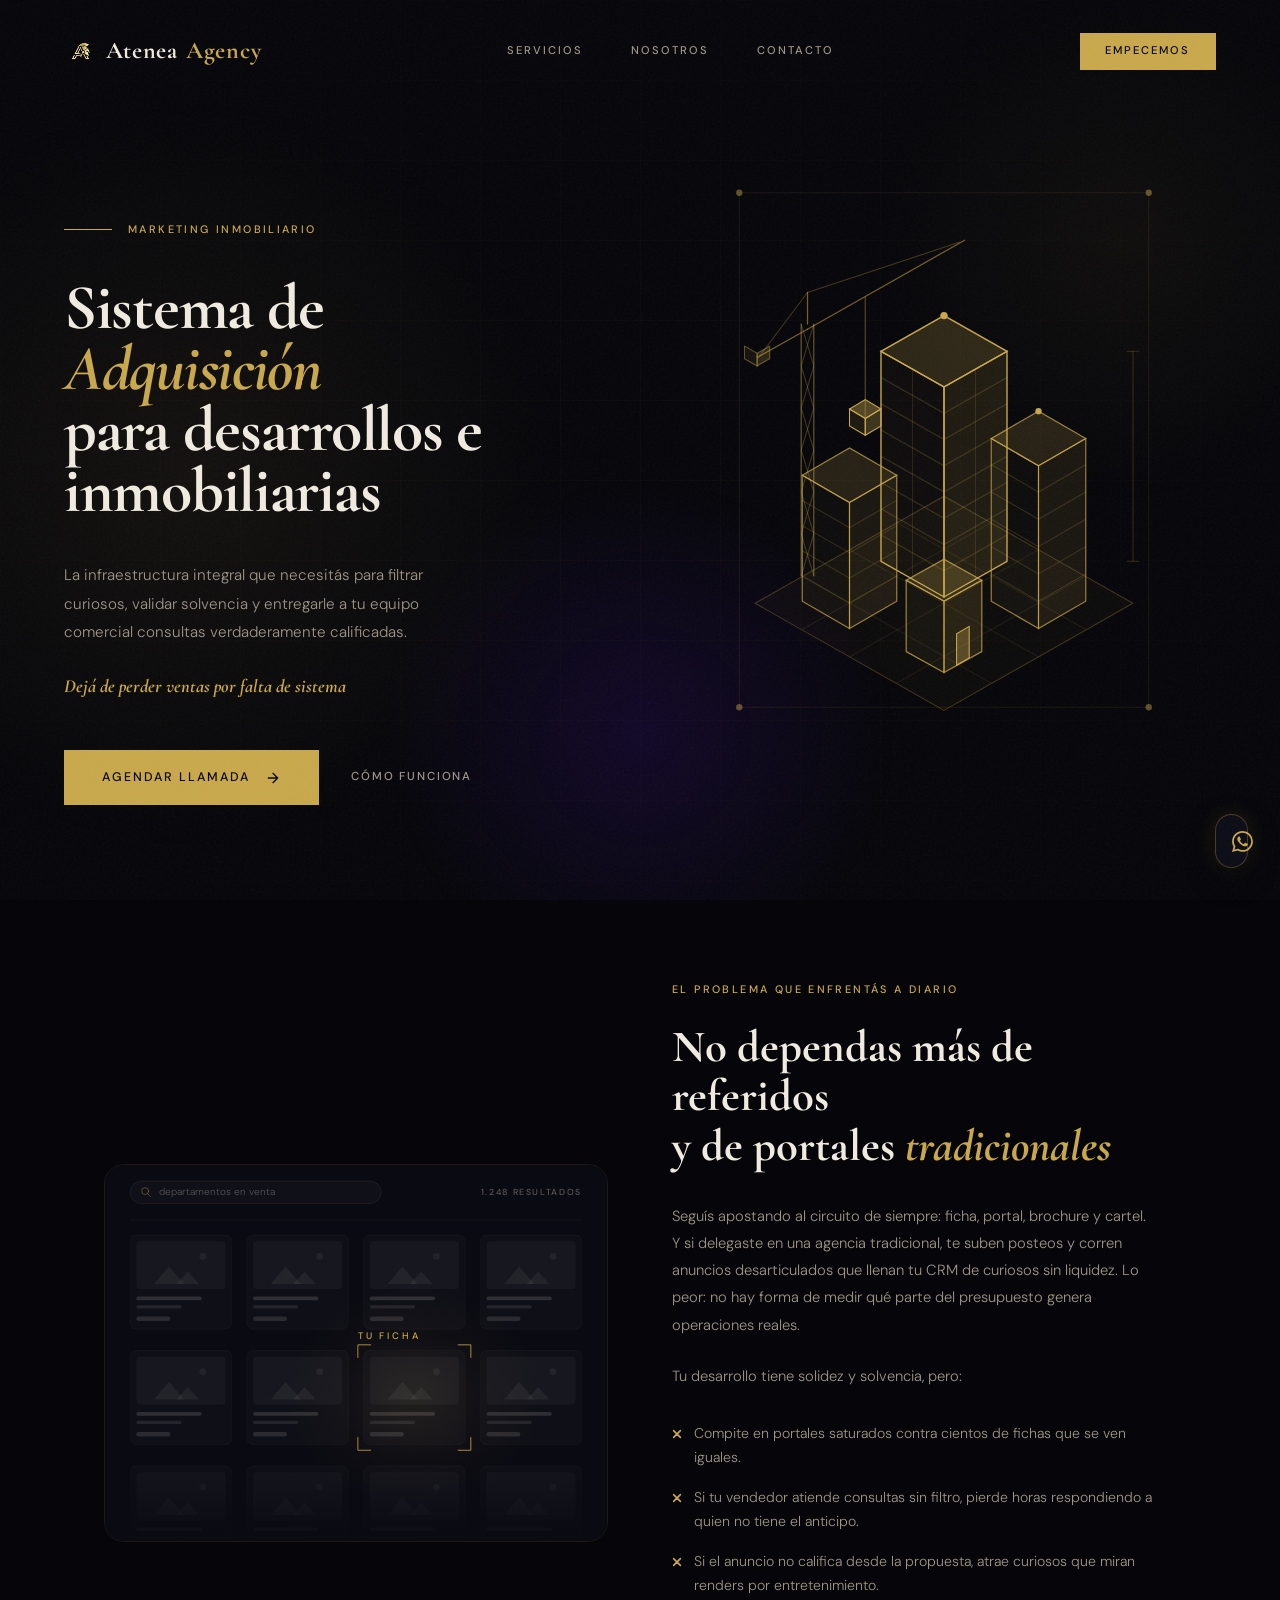
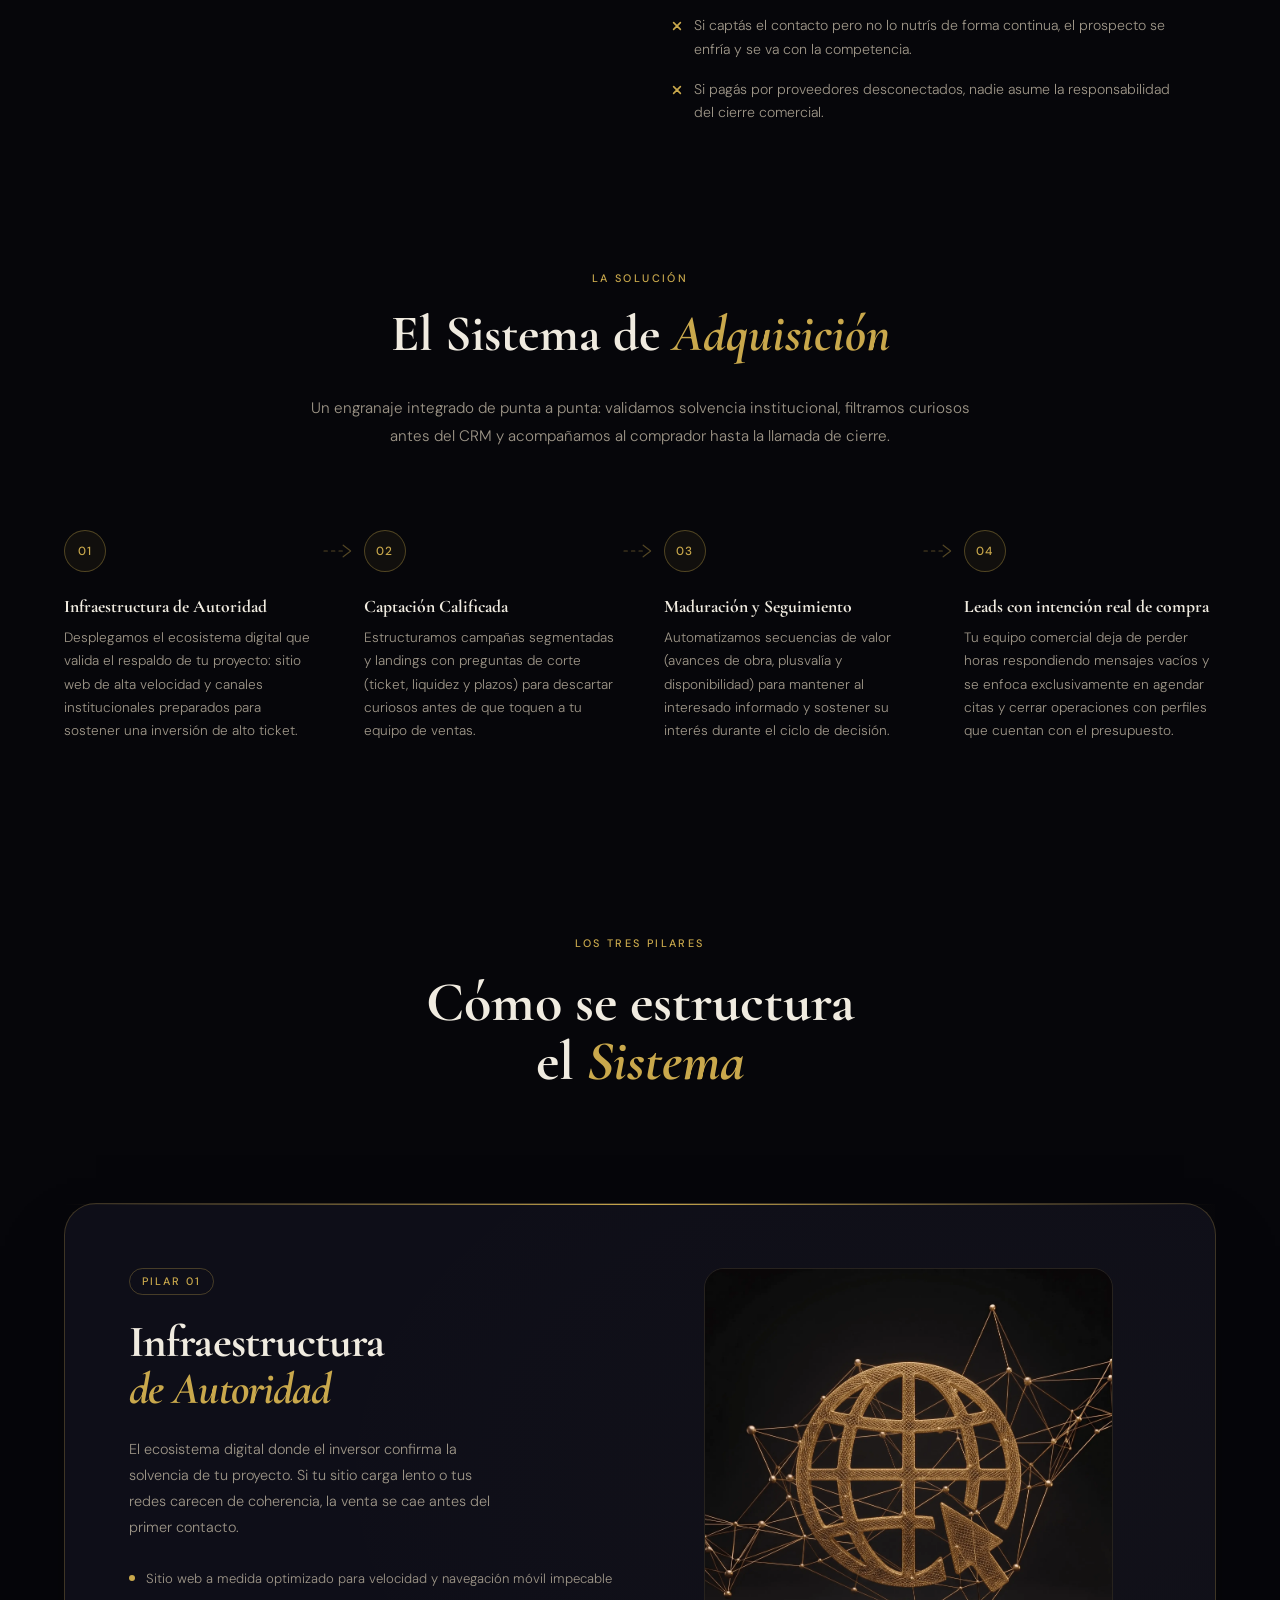
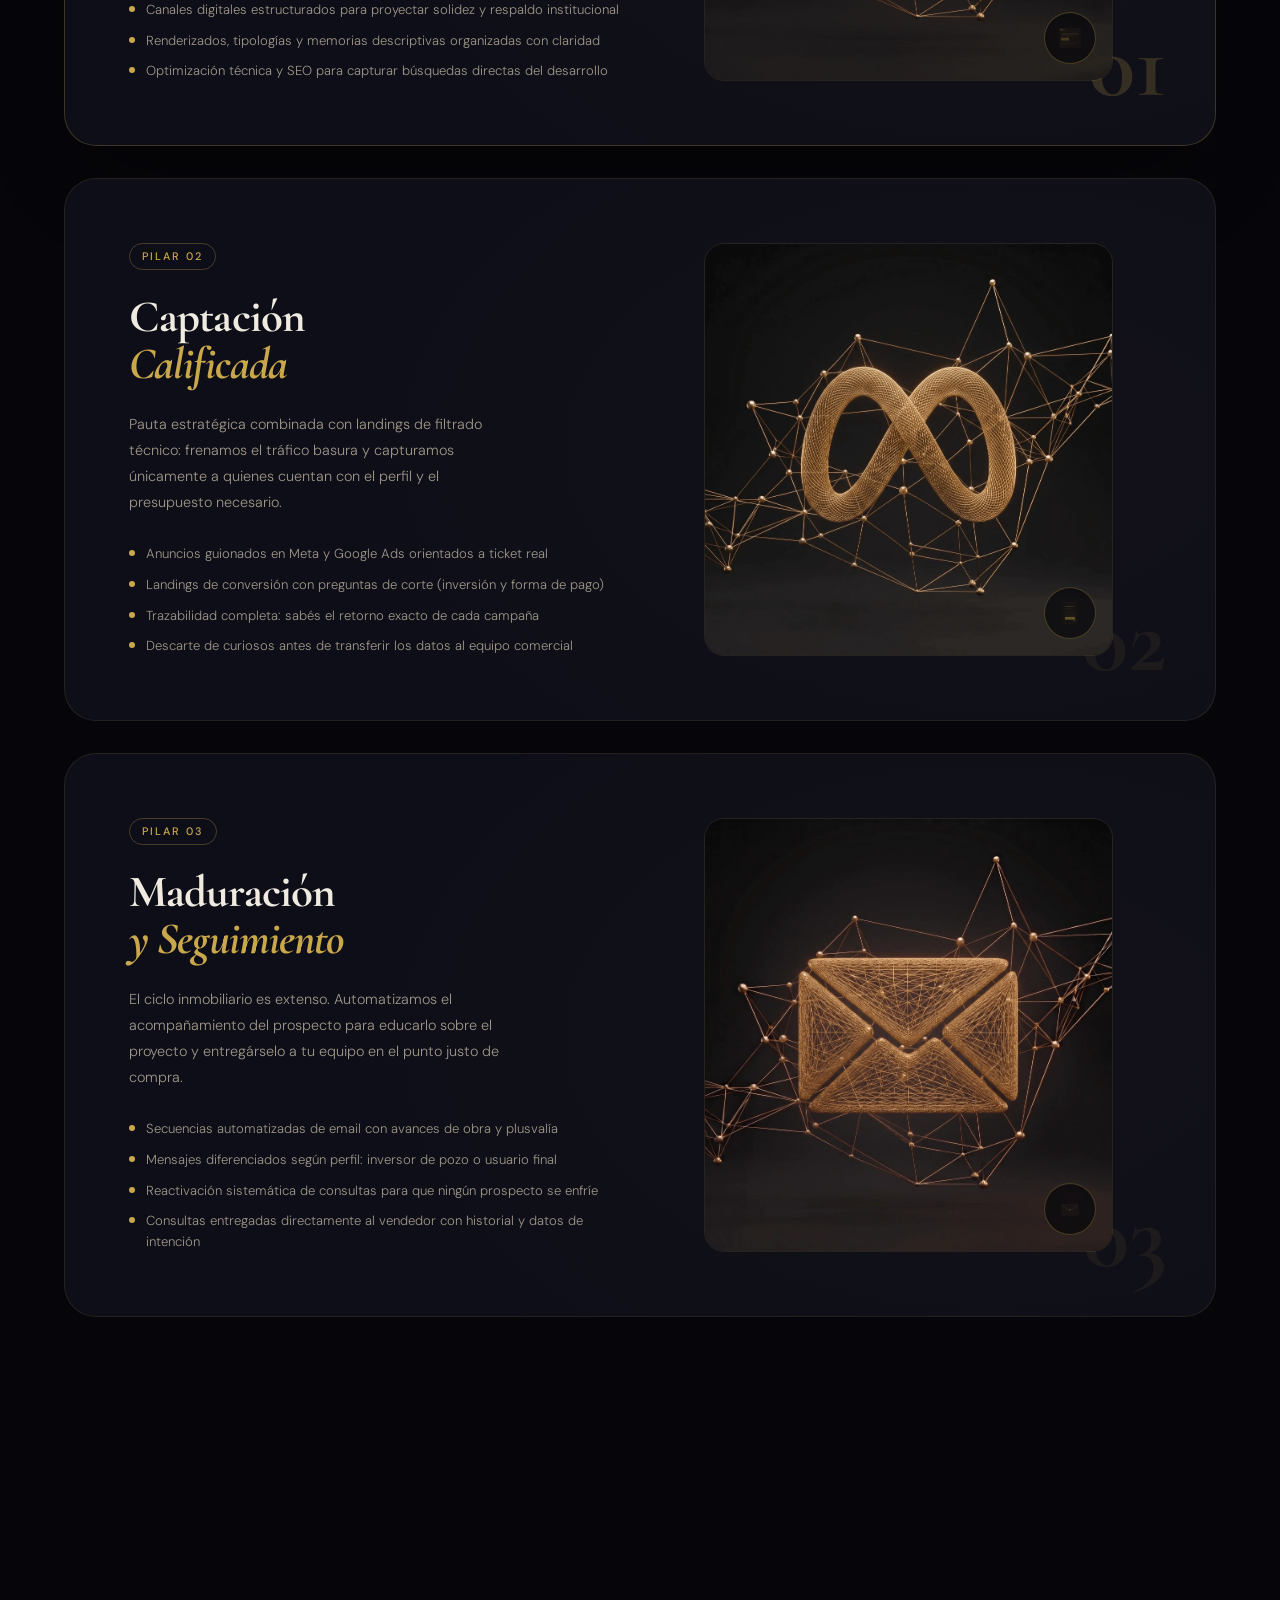
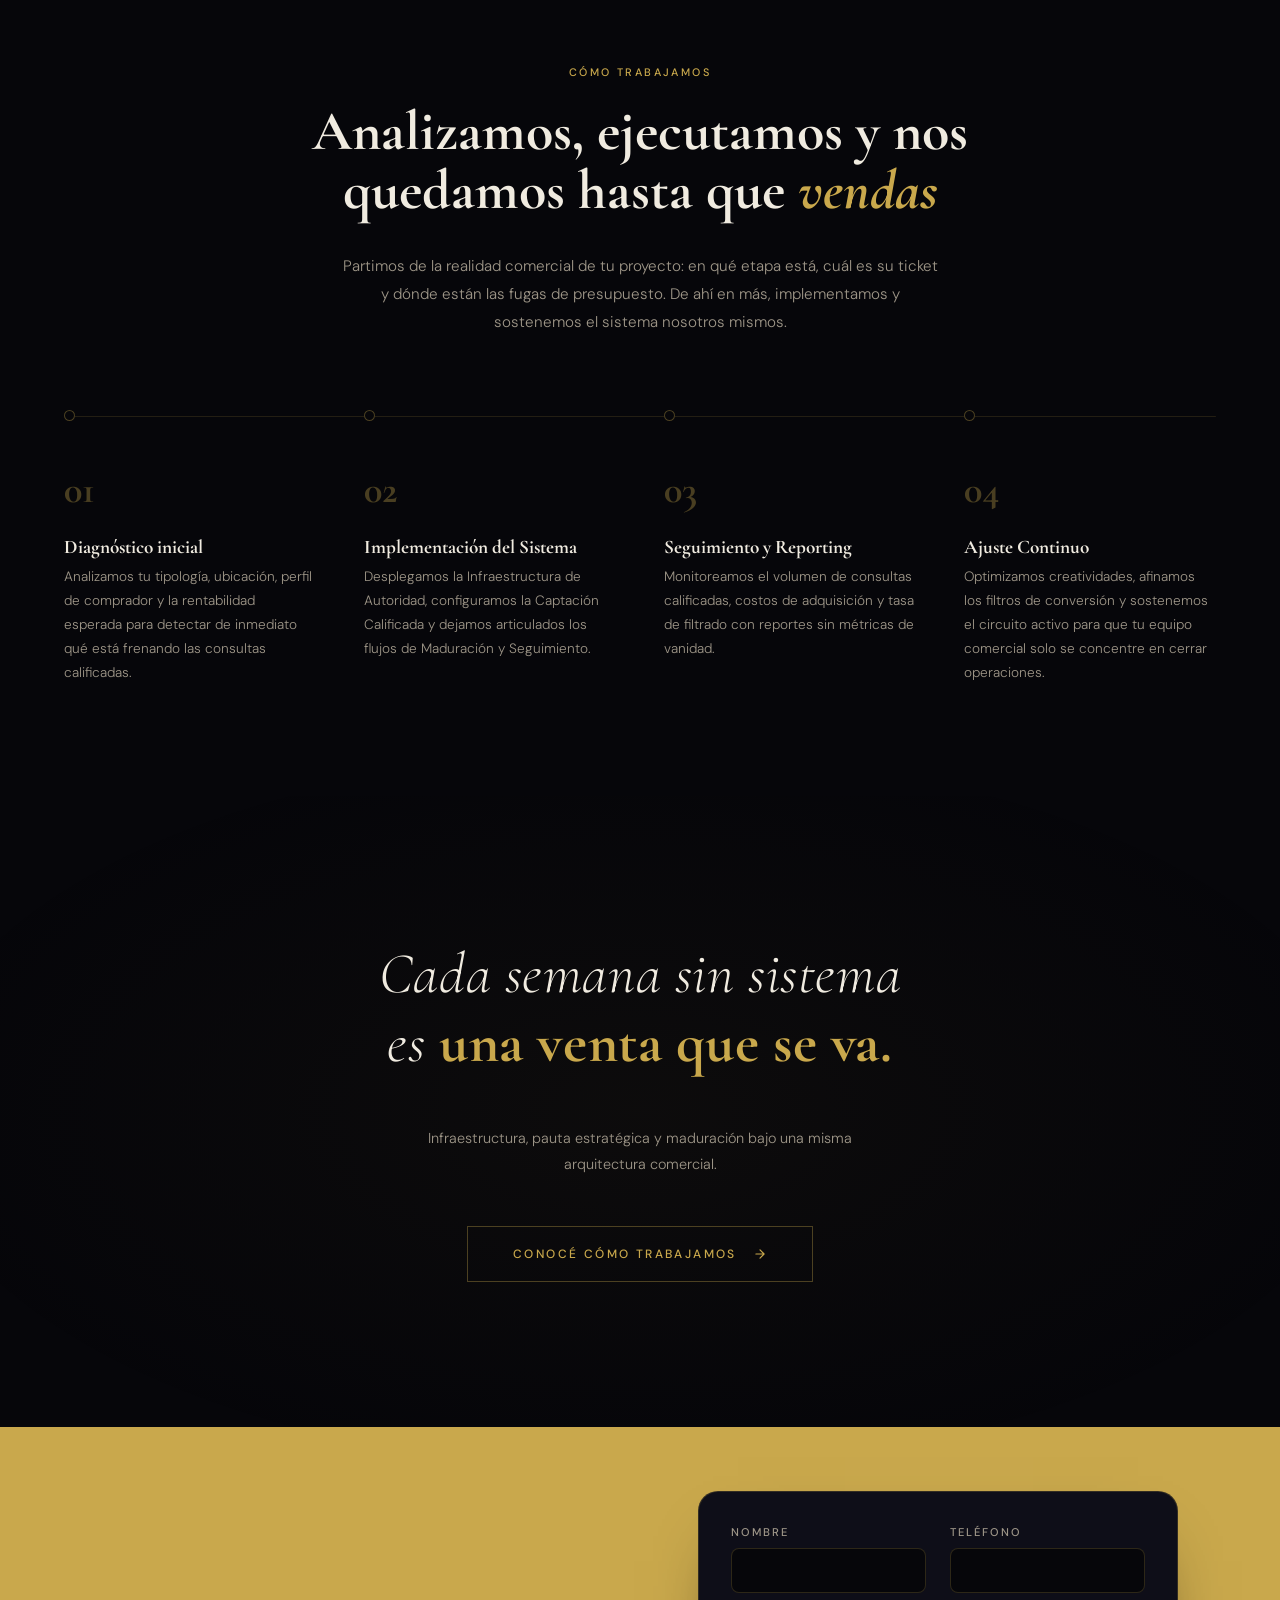
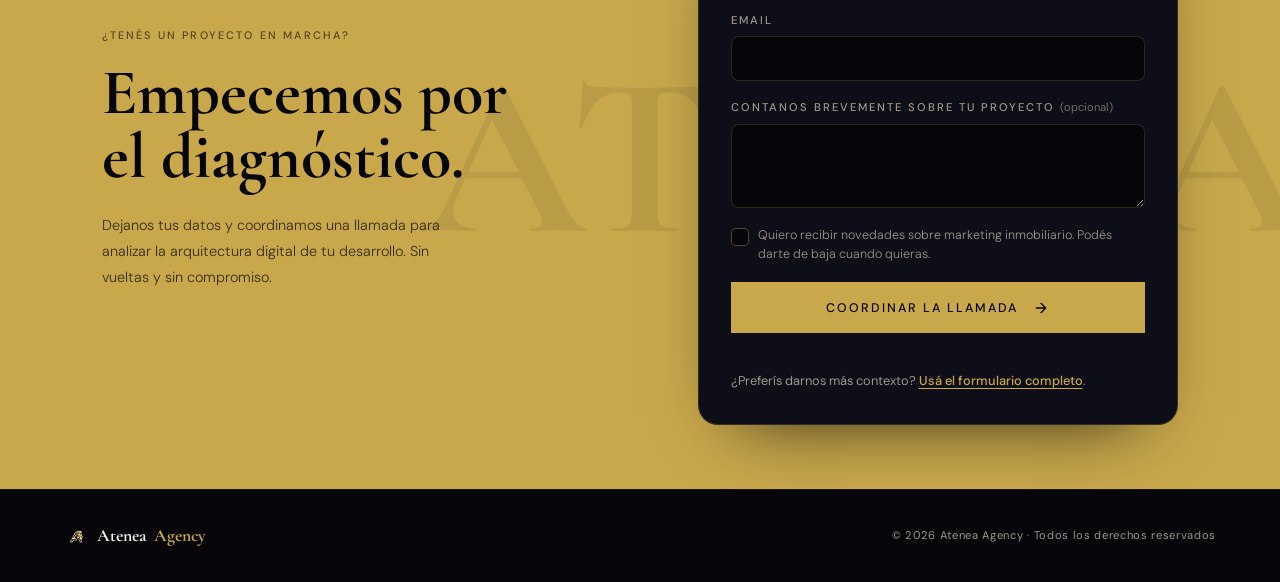
<file: index.html>
<!DOCTYPE html>
<html lang="es">

<head>
  <meta charset="UTF-8">
  <meta name="viewport" content="width=device-width, initial-scale=1.0">
  <meta name="description"
    content="Sistema de Adquisición para desarrollos e inmobiliarias: filtra curiosos y trae leads con intención real de compra. Solicitá tu diagnóstico sin cargo.">
  <title>Atenea Agency — Sistema de Adquisición para desarrollos e inmobiliarias</title>

  <link rel="icon" type="image/svg+xml" href="assets/img/logo/favicon.svg">

  <meta property="og:type" content="website">
  <meta property="og:site_name" content="Atenea Agency">
  <meta property="og:locale" content="es_AR">
  <link rel="canonical" href="https://ateneaagency.com.ar/">
  <meta property="og:url" content="https://ateneaagency.com.ar/">
  <meta property="og:title" content="Atenea Agency — Sistema de Adquisición para desarrollos e inmobiliarias">
  <meta property="og:description"
    content="Sistema de Adquisición para desarrollos e inmobiliarias: filtra curiosos y trae leads con intención real de compra. Solicitá tu diagnóstico sin cargo.">
  <meta property="og:image" content="https://ateneaagency.com.ar/assets/img/og-image.svg">
  <meta property="og:image:width" content="1200">
  <meta property="og:image:height" content="630">
  <meta name="twitter:card" content="summary_large_image">
  <meta name="twitter:title" content="Atenea Agency — Sistema de Adquisición para desarrollos e inmobiliarias">
  <meta name="twitter:description"
    content="Sistema de Adquisición para desarrollos e inmobiliarias: filtra curiosos y trae leads con intención real de compra. Solicitá tu diagnóstico sin cargo.">
  <meta name="twitter:image" content="https://ateneaagency.com.ar/assets/img/og-image.svg">

  <link rel="preconnect" href="https://fonts.googleapis.com">
  <link rel="preconnect" href="https://fonts.gstatic.com" crossorigin>
  <link rel="preload" as="style"
    href="https://fonts.googleapis.com/css2?family=Cormorant+Garamond:ital,wght@0,300;0,700;1,700&family=DM+Sans:wght@300;400;500&display=swap">
  <link rel="stylesheet"
    href="https://fonts.googleapis.com/css2?family=Cormorant+Garamond:ital,wght@0,300;0,700;1,700&family=DM+Sans:wght@300;400;500&display=swap"
    media="print" onload="this.media='all'">
  <noscript>
    <link rel="stylesheet"
      href="https://fonts.googleapis.com/css2?family=Cormorant+Garamond:ital,wght@0,300;0,700;1,700&family=DM+Sans:wght@300;400;500&display=swap">
  </noscript>
  <link rel="stylesheet" href="css/styles.css" fetchpriority="high">

  <script type="application/ld+json">
    {
      "@context": "https://schema.org",
      "@type": "ProfessionalService",
      "@id": "https://ateneaagency.com.ar/#organization",
      "name": "Atenea Agency",
      "description": "Agencia de marketing digital especializada en desarrollos inmobiliarios e inmobiliarias.",
      "url": "https://ateneaagency.com.ar/",
      "image": "https://ateneaagency.com.ar/assets/img/og-image.svg",
      "telephone": "+5491169152671",
      "email": "hola@ateneaagency.com.ar",
      "sameAs": [
        "https://www.instagram.com/atenea__agency",
        "https://www.facebook.com/ateneaagencia"
      ],
      "areaServed": {
        "@type": "City",
        "name": "Buenos Aires",
        "addressCountry": "AR"
      },
      "audience": {
        "@type": "BusinessAudience",
        "name": "Desarrolladores inmobiliarios e inmobiliarias"
      },
      "knowsAbout": [
        "Marketing inmobiliario",
        "Desarrollos en pozo",
        "Publicidad en Meta Ads",
        "Publicidad en Google Ads",
        "Desarrollo web",
        "Email marketing"
      ],
      "hasOfferCatalog": {
        "@type": "OfferCatalog",
        "name": "Servicios",
        "itemListElement": [
          { "@type": "Offer", "itemOffered": { "@type": "Service", "name": "Infraestructura de Autoridad Digital", "serviceType": "Marketing inmobiliario" } },
          { "@type": "Offer", "itemOffered": { "@type": "Service", "name": "Captación Calificada y Filtrado", "serviceType": "Marketing inmobiliario" } },
          { "@type": "Offer", "itemOffered": { "@type": "Service", "name": "Maduración y Nutrición de Leads", "serviceType": "Marketing inmobiliario" } }
        ]
      }
    }
  </script>
</head>

<body>

  <div id="cursor"></div>
  <div id="cursorRing"></div>

  <div class="parallax-scene" aria-hidden="true">
    <div class="layer" id="layer1">
      <div class="orb-1"></div>
      <div class="orb-3"></div>
    </div>
    <div class="layer" id="layer2">
      <div class="orb-2"></div>
      <div class="grid-bg"></div>
    </div>
  </div>

  <nav class="nav" id="nav" aria-label="Navegación principal">
    <a href="index.html" class="nav__logo"><img class="logo-icon" src="assets/img/logo/logo_mark.webp" alt=""
        width="512" height="512">Atenea<em>Agency</em></a>
    <div class="nav__links">
      <a href="servicios.html">Servicios</a>
      <a href="nosotros.html">Nosotros</a>
      <a href="contacto.html">Contacto</a>
    </div>
    <a href="contacto.html" class="nav__btn">Empecemos</a>
    <button class="nav__ham" id="ham" aria-label="Abrir menú" aria-expanded="false" aria-controls="mob">
      <span></span>
      <span></span>
      <span></span>
    </button>
  </nav>

  <nav class="mobile-menu" id="mob" aria-label="Menú mobile" aria-hidden="true">
    <a href="servicios.html">Servicios</a>
    <a href="nosotros.html">Nosotros</a>
    <a href="contacto.html">Contacto</a>
  </nav>

  <main>

    <section class="hero" aria-label="Presentación">

      <div class="hero__left">
        <div class="hero__kicker">
          <div class="hero__kicker-line"></div>
          <span>Marketing Inmobiliario</span>
        </div>

        <h1 class="hero__heading">
          <span class="line">Sistema de</span>
          <span class="line"><em>Adquisición</em></span>
          <span class="line">para desarrollos e inmobiliarias</span>
        </h1>

        <p class="hero__body">
          La infraestructura integral que necesitás para filtrar curiosos, validar solvencia y entregarle a tu equipo
          comercial consultas verdaderamente calificadas.
        </p>

        <p class="hero__tagline">Dejá de perder ventas por falta de sistema</p>

        <div class="hero__actions">
          <a href="contacto.html" class="btn-primary">
            <span>Agendar llamada</span>
            <svg width="16" height="16" viewBox="0 0 24 24" fill="none" stroke="currentColor" stroke-width="2"
              stroke-linecap="round" stroke-linejoin="round" aria-hidden="true">
              <path d="M5 12h14M12 5l7 7-7 7" />
            </svg>
          </a>
          <a href="servicios.html" class="btn-ghost">Cómo funciona</a>
        </div>
      </div>

      <div class="hero__right" aria-hidden="true">
        <div class="hero__visual">
          <svg class="hero__deco-svg" viewBox="0 0 500 600" xmlns="http://www.w3.org/2000/svg" fill="none">

            <rect x="55" y="55" width="390" height="490" stroke="rgba(201,168,76,0.1)" stroke-width="1"
              stroke-dasharray="1760" stroke-dashoffset="1760"
              style="animation:drawLine 2.8s .1s cubic-bezier(.23,1,.32,1) forwards" />
            <circle cx="55" cy="55" r="3" fill="rgba(201,168,76,0.45)"
              style="opacity:0;animation:fadeIn .3s 3s forwards" />
            <circle cx="445" cy="55" r="3" fill="rgba(201,168,76,0.45)"
              style="opacity:0;animation:fadeIn .3s 3s forwards" />
            <circle cx="55" cy="545" r="3" fill="rgba(201,168,76,0.45)"
              style="opacity:0;animation:fadeIn .3s 3s forwards" />
            <circle cx="445" cy="545" r="3" fill="rgba(201,168,76,0.45)"
              style="opacity:0;animation:fadeIn .3s 3s forwards" />

            <g style="opacity:0;animation:fadeIn .8s .4s forwards">
              <polygon points="250,548 430,446 250,344 70,446" fill="rgba(201,168,76,0.035)"
                stroke="rgba(201,168,76,0.28)" stroke-width="1" />
            </g>
            <g stroke="rgba(201,168,76,0.1)" stroke-width="1">
              <line x1="115" y1="471" x2="295" y2="369" stroke-dasharray="207" stroke-dashoffset="207"
                style="animation:drawLine .9s 1s ease forwards" />
              <line x1="160" y1="497" x2="340" y2="395" stroke-dasharray="207" stroke-dashoffset="207"
                style="animation:drawLine .9s 1.05s ease forwards" />
              <line x1="205" y1="522" x2="385" y2="420" stroke-dasharray="207" stroke-dashoffset="207"
                style="animation:drawLine .9s 1.1s ease forwards" />
              <line x1="385" y1="471" x2="205" y2="369" stroke-dasharray="207" stroke-dashoffset="207"
                style="animation:drawLine .9s 1.15s ease forwards" />
              <line x1="340" y1="497" x2="160" y2="395" stroke-dasharray="207" stroke-dashoffset="207"
                style="animation:drawLine .9s 1.2s ease forwards" />
              <line x1="295" y1="522" x2="115" y2="420" stroke-dasharray="207" stroke-dashoffset="207"
                style="animation:drawLine .9s 1.25s ease forwards" />
            </g>

            <g stroke="rgba(201,168,76,0.5)" stroke-width="1.1" stroke-linecap="round">
              <line x1="114" y1="420" x2="114" y2="180" stroke-dasharray="240" stroke-dashoffset="240"
                style="animation:drawLine 1.1s 2.2s cubic-bezier(.23,1,.32,1) forwards" />
              <line x1="126" y1="420" x2="126" y2="180" stroke-dasharray="240" stroke-dashoffset="240"
                style="animation:drawLine 1.1s 2.25s cubic-bezier(.23,1,.32,1) forwards" />
            </g>
            <g stroke="rgba(201,168,76,0.28)" stroke-width="1">
              <line x1="114" y1="420" x2="126" y2="380" stroke-dasharray="42" stroke-dashoffset="42"
                style="animation:drawLine .3s 2.5s ease forwards" />
              <line x1="126" y1="420" x2="114" y2="380" stroke-dasharray="42" stroke-dashoffset="42"
                style="animation:drawLine .3s 2.5s ease forwards" />
              <line x1="114" y1="380" x2="126" y2="340" stroke-dasharray="42" stroke-dashoffset="42"
                style="animation:drawLine .3s 2.56s ease forwards" />
              <line x1="126" y1="380" x2="114" y2="340" stroke-dasharray="42" stroke-dashoffset="42"
                style="animation:drawLine .3s 2.56s ease forwards" />
              <line x1="114" y1="340" x2="126" y2="300" stroke-dasharray="42" stroke-dashoffset="42"
                style="animation:drawLine .3s 2.62s ease forwards" />
              <line x1="126" y1="340" x2="114" y2="300" stroke-dasharray="42" stroke-dashoffset="42"
                style="animation:drawLine .3s 2.62s ease forwards" />
              <line x1="114" y1="300" x2="126" y2="260" stroke-dasharray="42" stroke-dashoffset="42"
                style="animation:drawLine .3s 2.68s ease forwards" />
              <line x1="126" y1="300" x2="114" y2="260" stroke-dasharray="42" stroke-dashoffset="42"
                style="animation:drawLine .3s 2.68s ease forwards" />
              <line x1="114" y1="260" x2="126" y2="220" stroke-dasharray="42" stroke-dashoffset="42"
                style="animation:drawLine .3s 2.74s ease forwards" />
              <line x1="126" y1="260" x2="114" y2="220" stroke-dasharray="42" stroke-dashoffset="42"
                style="animation:drawLine .3s 2.74s ease forwards" />
              <line x1="114" y1="220" x2="126" y2="180" stroke-dasharray="42" stroke-dashoffset="42"
                style="animation:drawLine .3s 2.8s ease forwards" />
              <line x1="126" y1="220" x2="114" y2="180" stroke-dasharray="42" stroke-dashoffset="42"
                style="animation:drawLine .3s 2.8s ease forwards" />
            </g>
            <g stroke="rgba(201,168,76,0.55)" stroke-width="1.2" stroke-linecap="round">
              <line x1="120" y1="185" x2="270" y2="100" stroke-dasharray="172" stroke-dashoffset="172"
                style="animation:drawLine .8s 2.9s cubic-bezier(.23,1,.32,1) forwards" />
              <line x1="120" y1="185" x2="72" y2="212" stroke-dasharray="55" stroke-dashoffset="55"
                style="animation:drawLine .4s 2.9s ease forwards" />
              <line x1="120" y1="180" x2="120" y2="150" stroke-dasharray="30" stroke-dashoffset="30"
                style="animation:drawLine .3s 3s ease forwards" />
            </g>
            <g stroke="rgba(201,168,76,0.3)" stroke-width="1">
              <line x1="120" y1="150" x2="265" y2="102" stroke-dasharray="153" stroke-dashoffset="153"
                style="animation:drawLine .6s 3.2s ease forwards" />
              <line x1="120" y1="150" x2="74" y2="211" stroke-dasharray="76" stroke-dashoffset="76"
                style="animation:drawLine .4s 3.2s ease forwards" />
            </g>
            <g style="opacity:0;animation:fadeIn .5s 3.3s forwards">
              <polygon points="72,220 84,213 84,201 72,208" fill="rgba(201,168,76,0.2)" stroke="rgba(201,168,76,0.45)"
                stroke-width="1" />
              <polygon points="72,220 60,213 60,201 72,208" fill="rgba(201,168,76,0.08)" stroke="rgba(201,168,76,0.45)"
                stroke-width="1" />
            </g>
            <line x1="175" y1="154" x2="175" y2="270" stroke="rgba(201,168,76,0.45)" stroke-width="1"
              stroke-dasharray="116" stroke-dashoffset="116" style="animation:drawLine .5s 3.4s ease forwards" />
            <g style="opacity:0;animation:fadeIn .5s 3.7s forwards">
              <polygon points="175,286 190,277 190,261 175,270" fill="rgba(201,168,76,0.28)" stroke="#C9A84C"
                stroke-width="1" />
              <polygon points="175,286 160,277 160,261 175,270" fill="rgba(201,168,76,0.12)" stroke="#C9A84C"
                stroke-width="1" />
              <polygon points="175,270 190,261 175,252 160,261" fill="rgba(201,168,76,0.4)" stroke="#C9A84C"
                stroke-width="1" />
            </g>

            <g style="opacity:0;animation:fadeIn .9s .9s forwards">
              <polygon points="250,440 310,406 310,206 250,240" fill="rgba(201,168,76,0.12)" stroke="#C9A84C"
                stroke-width="1.3" />
              <polygon points="250,440 190,406 190,206 250,240" fill="rgba(201,168,76,0.045)" stroke="#C9A84C"
                stroke-width="1.3" />
              <polygon points="250,240 310,206 250,172 190,206" fill="rgba(201,168,76,0.2)" stroke="#C9A84C"
                stroke-width="1.3" />
            </g>
            <g stroke="rgba(201,168,76,0.22)" stroke-width="1">
              <line x1="250" y1="415" x2="310" y2="381" stroke-dasharray="69" stroke-dashoffset="69"
                style="animation:drawLine .4s 1.6s ease forwards" />
              <line x1="250" y1="415" x2="190" y2="381" stroke-dasharray="69" stroke-dashoffset="69"
                style="animation:drawLine .4s 1.6s ease forwards" />
              <line x1="250" y1="390" x2="310" y2="356" stroke-dasharray="69" stroke-dashoffset="69"
                style="animation:drawLine .4s 1.66s ease forwards" />
              <line x1="250" y1="390" x2="190" y2="356" stroke-dasharray="69" stroke-dashoffset="69"
                style="animation:drawLine .4s 1.66s ease forwards" />
              <line x1="250" y1="365" x2="310" y2="331" stroke-dasharray="69" stroke-dashoffset="69"
                style="animation:drawLine .4s 1.72s ease forwards" />
              <line x1="250" y1="365" x2="190" y2="331" stroke-dasharray="69" stroke-dashoffset="69"
                style="animation:drawLine .4s 1.72s ease forwards" />
              <line x1="250" y1="340" x2="310" y2="306" stroke-dasharray="69" stroke-dashoffset="69"
                style="animation:drawLine .4s 1.78s ease forwards" />
              <line x1="250" y1="340" x2="190" y2="306" stroke-dasharray="69" stroke-dashoffset="69"
                style="animation:drawLine .4s 1.78s ease forwards" />
              <line x1="250" y1="315" x2="310" y2="281" stroke-dasharray="69" stroke-dashoffset="69"
                style="animation:drawLine .4s 1.84s ease forwards" />
              <line x1="250" y1="315" x2="190" y2="281" stroke-dasharray="69" stroke-dashoffset="69"
                style="animation:drawLine .4s 1.84s ease forwards" />
              <line x1="250" y1="290" x2="310" y2="256" stroke-dasharray="69" stroke-dashoffset="69"
                style="animation:drawLine .4s 1.9s ease forwards" />
              <line x1="250" y1="290" x2="190" y2="256" stroke-dasharray="69" stroke-dashoffset="69"
                style="animation:drawLine .4s 1.9s ease forwards" />
              <line x1="250" y1="265" x2="310" y2="231" stroke-dasharray="69" stroke-dashoffset="69"
                style="animation:drawLine .4s 1.96s ease forwards" />
              <line x1="250" y1="265" x2="190" y2="231" stroke-dasharray="69" stroke-dashoffset="69"
                style="animation:drawLine .4s 1.96s ease forwards" />
            </g>
            <g stroke="rgba(201,168,76,0.14)" stroke-width="1">
              <line x1="280" y1="423" x2="280" y2="223" stroke-dasharray="200" stroke-dashoffset="200"
                style="animation:drawLine .7s 2.05s ease forwards" />
              <line x1="220" y1="423" x2="220" y2="223" stroke-dasharray="200" stroke-dashoffset="200"
                style="animation:drawLine .7s 2.05s ease forwards" />
            </g>
            <circle cx="250" cy="172" r="3.5" fill="#C9A84C" style="opacity:0;animation:fadeIn .4s 2.2s forwards" />

            <g style="opacity:0;animation:fadeIn .8s 1.3s forwards">
              <polygon points="160,470 205,444 205,324 160,350" fill="rgba(201,168,76,0.1)"
                stroke="rgba(201,168,76,0.75)" stroke-width="1.1" />
              <polygon points="160,470 115,444 115,324 160,350" fill="rgba(201,168,76,0.04)"
                stroke="rgba(201,168,76,0.75)" stroke-width="1.1" />
              <polygon points="160,350 205,324 160,298 115,324" fill="rgba(201,168,76,0.17)"
                stroke="rgba(201,168,76,0.75)" stroke-width="1.1" />
            </g>
            <g stroke="rgba(201,168,76,0.2)" stroke-width="1">
              <line x1="160" y1="446" x2="205" y2="420" stroke-dasharray="52" stroke-dashoffset="52"
                style="animation:drawLine .4s 2s ease forwards" />
              <line x1="160" y1="446" x2="115" y2="420" stroke-dasharray="52" stroke-dashoffset="52"
                style="animation:drawLine .4s 2s ease forwards" />
              <line x1="160" y1="422" x2="205" y2="396" stroke-dasharray="52" stroke-dashoffset="52"
                style="animation:drawLine .4s 2.06s ease forwards" />
              <line x1="160" y1="422" x2="115" y2="396" stroke-dasharray="52" stroke-dashoffset="52"
                style="animation:drawLine .4s 2.06s ease forwards" />
              <line x1="160" y1="398" x2="205" y2="372" stroke-dasharray="52" stroke-dashoffset="52"
                style="animation:drawLine .4s 2.12s ease forwards" />
              <line x1="160" y1="398" x2="115" y2="372" stroke-dasharray="52" stroke-dashoffset="52"
                style="animation:drawLine .4s 2.12s ease forwards" />
              <line x1="160" y1="374" x2="205" y2="348" stroke-dasharray="52" stroke-dashoffset="52"
                style="animation:drawLine .4s 2.18s ease forwards" />
              <line x1="160" y1="374" x2="115" y2="348" stroke-dasharray="52" stroke-dashoffset="52"
                style="animation:drawLine .4s 2.18s ease forwards" />
            </g>

            <g style="opacity:0;animation:fadeIn .8s 1.5s forwards">
              <polygon points="340,470 385,444 385,289 340,315" fill="rgba(201,168,76,0.1)"
                stroke="rgba(201,168,76,0.75)" stroke-width="1.1" />
              <polygon points="340,470 295,444 295,289 340,315" fill="rgba(201,168,76,0.04)"
                stroke="rgba(201,168,76,0.75)" stroke-width="1.1" />
              <polygon points="340,315 385,289 340,263 295,289" fill="rgba(201,168,76,0.17)"
                stroke="rgba(201,168,76,0.75)" stroke-width="1.1" />
            </g>
            <g stroke="rgba(201,168,76,0.2)" stroke-width="1">
              <line x1="340" y1="444" x2="385" y2="418" stroke-dasharray="52" stroke-dashoffset="52"
                style="animation:drawLine .4s 2.1s ease forwards" />
              <line x1="340" y1="444" x2="295" y2="418" stroke-dasharray="52" stroke-dashoffset="52"
                style="animation:drawLine .4s 2.1s ease forwards" />
              <line x1="340" y1="418" x2="385" y2="392" stroke-dasharray="52" stroke-dashoffset="52"
                style="animation:drawLine .4s 2.16s ease forwards" />
              <line x1="340" y1="418" x2="295" y2="392" stroke-dasharray="52" stroke-dashoffset="52"
                style="animation:drawLine .4s 2.16s ease forwards" />
              <line x1="340" y1="392" x2="385" y2="366" stroke-dasharray="52" stroke-dashoffset="52"
                style="animation:drawLine .4s 2.22s ease forwards" />
              <line x1="340" y1="392" x2="295" y2="366" stroke-dasharray="52" stroke-dashoffset="52"
                style="animation:drawLine .4s 2.22s ease forwards" />
              <line x1="340" y1="366" x2="385" y2="340" stroke-dasharray="52" stroke-dashoffset="52"
                style="animation:drawLine .4s 2.28s ease forwards" />
              <line x1="340" y1="366" x2="295" y2="340" stroke-dasharray="52" stroke-dashoffset="52"
                style="animation:drawLine .4s 2.28s ease forwards" />
              <line x1="340" y1="340" x2="385" y2="314" stroke-dasharray="52" stroke-dashoffset="52"
                style="animation:drawLine .4s 2.34s ease forwards" />
              <line x1="340" y1="340" x2="295" y2="314" stroke-dasharray="52" stroke-dashoffset="52"
                style="animation:drawLine .4s 2.34s ease forwards" />
            </g>
            <circle cx="340" cy="263" r="3" fill="#C9A84C" style="opacity:0;animation:fadeIn .4s 2.5s forwards" />

            <g style="opacity:0;animation:fadeIn .8s 1.7s forwards">
              <polygon points="250,512 286,492 286,424 250,444" fill="rgba(201,168,76,0.14)"
                stroke="rgba(201,168,76,0.8)" stroke-width="1.1" />
              <polygon points="250,512 214,492 214,424 250,444" fill="rgba(201,168,76,0.05)"
                stroke="rgba(201,168,76,0.8)" stroke-width="1.1" />
              <polygon points="250,444 286,424 250,404 214,424" fill="rgba(201,168,76,0.22)"
                stroke="rgba(201,168,76,0.8)" stroke-width="1.1" />
            </g>
            <polygon points="262,505 274,498 274,468 262,475" fill="rgba(201,168,76,0.3)" stroke="#C9A84C"
              stroke-width="1" style="opacity:0;animation:fadeIn .5s 2.4s forwards" />

            <g stroke="rgba(201,168,76,0.22)" stroke-width="1">
              <line x1="430" y1="206" x2="430" y2="406" stroke-dasharray="200" stroke-dashoffset="200"
                style="animation:drawLine .8s 3.5s ease forwards" />
              <line x1="424" y1="206" x2="436" y2="206" stroke-dasharray="12" stroke-dashoffset="12"
                style="animation:drawLine .2s 4.1s ease forwards" />
              <line x1="424" y1="406" x2="436" y2="406" stroke-dasharray="12" stroke-dashoffset="12"
                style="animation:drawLine .2s 4.1s ease forwards" />
            </g>

          </svg>
        </div>
      </div>

    </section>

    <section class="split reveal" aria-labelledby="mercado-title">
      <div class="split__media split__media--hide-mobile">
        <svg class="fx-svg" viewBox="0 0 800 600" role="img" preserveAspectRatio="xMidYMid slice"
          aria-label="Grilla de fichas idénticas en un portal inmobiliario: la tuya, señalada, se ve igual que todas las demás">
          <title>Tu ficha compite contra cientos de fichas iguales</title>

          <defs>
            <radialGradient id="fichaGlow" cx="50%" cy="50%" r="50%">
              <stop offset="0%" stop-color="#C9A84C" stop-opacity="0.1" />
              <stop offset="60%" stop-color="#C9A84C" stop-opacity="0.028" />
              <stop offset="100%" stop-color="#C9A84C" stop-opacity="0" />
            </radialGradient>
            <linearGradient id="fichaFade" x1="0" y1="455" x2="0" y2="600" gradientUnits="userSpaceOnUse">
              <stop offset="0%" stop-color="#0A0A12" stop-opacity="0" />
              <stop offset="100%" stop-color="#0A0A12" stop-opacity="1" />
            </linearGradient>
          </defs>

          <rect width="800" height="600" fill="#0A0A12" />
          <g data-fade style="--d:1.05s">
            <ellipse data-loop="pulse" style="--dur:5.6s; --d2:1.4s; --lo:0.45" cx="493" cy="371" rx="205" ry="178"
              fill="url(#fichaGlow)" />
          </g>

          <g data-fade style="--d:0s">
            <rect x="40" y="26" width="400" height="36" rx="18" fill="rgba(255,255,255,0.025)"
              stroke="rgba(201,168,76,0.16)" />
            <g fill="none" stroke="rgba(201,168,76,0.45)" stroke-width="1.3" stroke-linecap="round">
              <circle cx="64" cy="42" r="5.5" />
              <line x1="68" y1="46" x2="72.5" y2="50.5" />
            </g>
            <text x="86" y="48" fill="rgba(240,235,224,0.3)" font-family="'DM Sans', system-ui, sans-serif"
              font-size="16" font-weight="300">departamentos en venta</text>
            <text x="760" y="48" text-anchor="end" fill="rgba(158,150,136,0.55)"
              font-family="'DM Sans', system-ui, sans-serif" font-size="14" font-weight="500" letter-spacing="2.6">1.248
              RESULTADOS</text>
            <line x1="40" y1="88" x2="760" y2="88" stroke="rgba(201,168,76,0.1)" stroke-width="1" />
          </g>

          <g class="fx-svg__grid">
            <g data-fade style="--d:0.120s">
              <rect x="40" y="112" width="162" height="150" rx="10" fill="rgba(255,255,255,0.018)"
                stroke="rgba(255,255,255,0.055)" />
              <rect x="50" y="122" width="142" height="76" rx="6" fill="rgba(255,255,255,0.035)" />
              <g fill="rgba(255,255,255,0.05)">
                <path d="M78 190 L102 162 L126 190 Z" />
                <path d="M114 190 L132 170 L150 190 Z" />
                <circle cx="156" cy="146" r="5.5" />
              </g>
              <rect x="50" y="210" width="104" height="6" rx="3" fill="rgba(240,235,224,0.14)" />
              <rect x="50" y="224" width="72" height="5" rx="2.5" fill="rgba(240,235,224,0.09)" />
              <rect x="50" y="242" width="54" height="7" rx="3.5" fill="rgba(240,235,224,0.12)" />
            </g>
            <g data-fade style="--d:0.165s">
              <rect x="226" y="112" width="162" height="150" rx="10" fill="rgba(255,255,255,0.018)"
                stroke="rgba(255,255,255,0.055)" />
              <rect x="236" y="122" width="142" height="76" rx="6" fill="rgba(255,255,255,0.035)" />
              <g fill="rgba(255,255,255,0.05)">
                <path d="M264 190 L288 162 L312 190 Z" />
                <path d="M300 190 L318 170 L336 190 Z" />
                <circle cx="342" cy="146" r="5.5" />
              </g>
              <rect x="236" y="210" width="104" height="6" rx="3" fill="rgba(240,235,224,0.14)" />
              <rect x="236" y="224" width="72" height="5" rx="2.5" fill="rgba(240,235,224,0.09)" />
              <rect x="236" y="242" width="54" height="7" rx="3.5" fill="rgba(240,235,224,0.12)" />
            </g>
            <g data-fade style="--d:0.210s">
              <rect x="412" y="112" width="162" height="150" rx="10" fill="rgba(255,255,255,0.018)"
                stroke="rgba(255,255,255,0.055)" />
              <rect x="422" y="122" width="142" height="76" rx="6" fill="rgba(255,255,255,0.035)" />
              <g fill="rgba(255,255,255,0.05)">
                <path d="M450 190 L474 162 L498 190 Z" />
                <path d="M486 190 L504 170 L522 190 Z" />
                <circle cx="528" cy="146" r="5.5" />
              </g>
              <rect x="422" y="210" width="104" height="6" rx="3" fill="rgba(240,235,224,0.14)" />
              <rect x="422" y="224" width="72" height="5" rx="2.5" fill="rgba(240,235,224,0.09)" />
              <rect x="422" y="242" width="54" height="7" rx="3.5" fill="rgba(240,235,224,0.12)" />
            </g>
            <g data-fade style="--d:0.255s">
              <rect x="598" y="112" width="162" height="150" rx="10" fill="rgba(255,255,255,0.018)"
                stroke="rgba(255,255,255,0.055)" />
              <rect x="608" y="122" width="142" height="76" rx="6" fill="rgba(255,255,255,0.035)" />
              <g fill="rgba(255,255,255,0.05)">
                <path d="M636 190 L660 162 L684 190 Z" />
                <path d="M672 190 L690 170 L708 190 Z" />
                <circle cx="714" cy="146" r="5.5" />
              </g>
              <rect x="608" y="210" width="104" height="6" rx="3" fill="rgba(240,235,224,0.14)" />
              <rect x="608" y="224" width="72" height="5" rx="2.5" fill="rgba(240,235,224,0.09)" />
              <rect x="608" y="242" width="54" height="7" rx="3.5" fill="rgba(240,235,224,0.12)" />
            </g>
            <g data-fade style="--d:0.300s">
              <rect x="40" y="296" width="162" height="150" rx="10" fill="rgba(255,255,255,0.018)"
                stroke="rgba(255,255,255,0.055)" />
              <rect x="50" y="306" width="142" height="76" rx="6" fill="rgba(255,255,255,0.035)" />
              <g fill="rgba(255,255,255,0.05)">
                <path d="M78 374 L102 346 L126 374 Z" />
                <path d="M114 374 L132 354 L150 374 Z" />
                <circle cx="156" cy="330" r="5.5" />
              </g>
              <rect x="50" y="394" width="104" height="6" rx="3" fill="rgba(240,235,224,0.14)" />
              <rect x="50" y="408" width="72" height="5" rx="2.5" fill="rgba(240,235,224,0.09)" />
              <rect x="50" y="426" width="54" height="7" rx="3.5" fill="rgba(240,235,224,0.12)" />
            </g>
            <g data-fade style="--d:0.345s">
              <rect x="226" y="296" width="162" height="150" rx="10" fill="rgba(255,255,255,0.018)"
                stroke="rgba(255,255,255,0.055)" />
              <rect x="236" y="306" width="142" height="76" rx="6" fill="rgba(255,255,255,0.035)" />
              <g fill="rgba(255,255,255,0.05)">
                <path d="M264 374 L288 346 L312 374 Z" />
                <path d="M300 374 L318 354 L336 374 Z" />
                <circle cx="342" cy="330" r="5.5" />
              </g>
              <rect x="236" y="394" width="104" height="6" rx="3" fill="rgba(240,235,224,0.14)" />
              <rect x="236" y="408" width="72" height="5" rx="2.5" fill="rgba(240,235,224,0.09)" />
              <rect x="236" y="426" width="54" height="7" rx="3.5" fill="rgba(240,235,224,0.12)" />
            </g>
            <g data-fade style="--d:0.390s">
              <rect x="412" y="296" width="162" height="150" rx="10" fill="rgba(255,255,255,0.018)"
                stroke="rgba(255,255,255,0.055)" />
              <rect x="422" y="306" width="142" height="76" rx="6" fill="rgba(255,255,255,0.035)" />
              <g fill="rgba(255,255,255,0.05)">
                <path d="M450 374 L474 346 L498 374 Z" />
                <path d="M486 374 L504 354 L522 374 Z" />
                <circle cx="528" cy="330" r="5.5" />
              </g>
              <rect x="422" y="394" width="104" height="6" rx="3" fill="rgba(240,235,224,0.14)" />
              <rect x="422" y="408" width="72" height="5" rx="2.5" fill="rgba(240,235,224,0.09)" />
              <rect x="422" y="426" width="54" height="7" rx="3.5" fill="rgba(240,235,224,0.12)" />
            </g>
            <g data-fade style="--d:0.435s">
              <rect x="598" y="296" width="162" height="150" rx="10" fill="rgba(255,255,255,0.018)"
                stroke="rgba(255,255,255,0.055)" />
              <rect x="608" y="306" width="142" height="76" rx="6" fill="rgba(255,255,255,0.035)" />
              <g fill="rgba(255,255,255,0.05)">
                <path d="M636 374 L660 346 L684 374 Z" />
                <path d="M672 374 L690 354 L708 374 Z" />
                <circle cx="714" cy="330" r="5.5" />
              </g>
              <rect x="608" y="394" width="104" height="6" rx="3" fill="rgba(240,235,224,0.14)" />
              <rect x="608" y="408" width="72" height="5" rx="2.5" fill="rgba(240,235,224,0.09)" />
              <rect x="608" y="426" width="54" height="7" rx="3.5" fill="rgba(240,235,224,0.12)" />
            </g>
            <g data-fade style="--d:0.480s">
              <rect x="40" y="480" width="162" height="150" rx="10" fill="rgba(255,255,255,0.018)"
                stroke="rgba(255,255,255,0.055)" />
              <rect x="50" y="490" width="142" height="76" rx="6" fill="rgba(255,255,255,0.035)" />
              <g fill="rgba(255,255,255,0.05)">
                <path d="M78 558 L102 530 L126 558 Z" />
                <path d="M114 558 L132 538 L150 558 Z" />
                <circle cx="156" cy="514" r="5.5" />
              </g>
              <rect x="50" y="578" width="104" height="6" rx="3" fill="rgba(240,235,224,0.14)" />
              <rect x="50" y="592" width="72" height="5" rx="2.5" fill="rgba(240,235,224,0.09)" />
              <rect x="50" y="610" width="54" height="7" rx="3.5" fill="rgba(240,235,224,0.12)" />
            </g>
            <g data-fade style="--d:0.525s">
              <rect x="226" y="480" width="162" height="150" rx="10" fill="rgba(255,255,255,0.018)"
                stroke="rgba(255,255,255,0.055)" />
              <rect x="236" y="490" width="142" height="76" rx="6" fill="rgba(255,255,255,0.035)" />
              <g fill="rgba(255,255,255,0.05)">
                <path d="M264 558 L288 530 L312 558 Z" />
                <path d="M300 558 L318 538 L336 558 Z" />
                <circle cx="342" cy="514" r="5.5" />
              </g>
              <rect x="236" y="578" width="104" height="6" rx="3" fill="rgba(240,235,224,0.14)" />
              <rect x="236" y="592" width="72" height="5" rx="2.5" fill="rgba(240,235,224,0.09)" />
              <rect x="236" y="610" width="54" height="7" rx="3.5" fill="rgba(240,235,224,0.12)" />
            </g>
            <g data-fade style="--d:0.570s">
              <rect x="412" y="480" width="162" height="150" rx="10" fill="rgba(255,255,255,0.018)"
                stroke="rgba(255,255,255,0.055)" />
              <rect x="422" y="490" width="142" height="76" rx="6" fill="rgba(255,255,255,0.035)" />
              <g fill="rgba(255,255,255,0.05)">
                <path d="M450 558 L474 530 L498 558 Z" />
                <path d="M486 558 L504 538 L522 558 Z" />
                <circle cx="528" cy="514" r="5.5" />
              </g>
              <rect x="422" y="578" width="104" height="6" rx="3" fill="rgba(240,235,224,0.14)" />
              <rect x="422" y="592" width="72" height="5" rx="2.5" fill="rgba(240,235,224,0.09)" />
              <rect x="422" y="610" width="54" height="7" rx="3.5" fill="rgba(240,235,224,0.12)" />
            </g>
            <g data-fade style="--d:0.615s">
              <rect x="598" y="480" width="162" height="150" rx="10" fill="rgba(255,255,255,0.018)"
                stroke="rgba(255,255,255,0.055)" />
              <rect x="608" y="490" width="142" height="76" rx="6" fill="rgba(255,255,255,0.035)" />
              <g fill="rgba(255,255,255,0.05)">
                <path d="M636 558 L660 530 L684 558 Z" />
                <path d="M672 558 L690 538 L708 558 Z" />
                <circle cx="714" cy="514" r="5.5" />
              </g>
              <rect x="608" y="578" width="104" height="6" rx="3" fill="rgba(240,235,224,0.14)" />
              <rect x="608" y="592" width="72" height="5" rx="2.5" fill="rgba(240,235,224,0.09)" />
              <rect x="608" y="610" width="54" height="7" rx="3.5" fill="rgba(240,235,224,0.12)" />
            </g>
          </g>

          <g class="fx-svg__mark">
            <path d="M423 287 L403 287 L403 307" data-draw style="--d:0.85s; --len:40" stroke-dasharray="40"
              stroke-dashoffset="40" fill="none" stroke="#C9A84C" stroke-width="1.3" stroke-linecap="square" />
            <path d="M563 287 L583 287 L583 307" data-draw style="--d:0.91s; --len:40" stroke-dasharray="40"
              stroke-dashoffset="40" fill="none" stroke="#C9A84C" stroke-width="1.3" stroke-linecap="square" />
            <path d="M583 435 L583 455 L563 455" data-draw style="--d:0.97s; --len:40" stroke-dasharray="40"
              stroke-dashoffset="40" fill="none" stroke="#C9A84C" stroke-width="1.3" stroke-linecap="square" />
            <path d="M423 455 L403 455 L403 435" data-draw style="--d:1.03s; --len:40" stroke-dasharray="40"
              stroke-dashoffset="40" fill="none" stroke="#C9A84C" stroke-width="1.3" stroke-linecap="square" />
            <text x="403" y="277" data-fade style="--d:1.1s" fill="#C9A84C"
              font-family="'DM Sans', system-ui, sans-serif" font-size="15" font-weight="500" letter-spacing="4.5">TU
              FICHA</text>
          </g>

          <rect x="0" y="455" width="800" height="145" fill="url(#fichaFade)" />
        </svg>
      </div>
      <div class="split__text">
        <p class="split__label">El problema que enfrentás a diario</p>
        <h2 class="split__title" id="mercado-title">No dependas más de referidos<br>y de portales <em>tradicionales</em>
        </h2>
        <p class="split__body">
          Seguís apostando al circuito de siempre: ficha, portal, brochure y cartel.<br>Y si delegaste en una agencia
          tradicional,
          te suben posteos y corren anuncios desarticulados que llenan tu CRM de curiosos sin liquidez. Lo peor: no hay
          forma de medir qué parte del presupuesto genera operaciones reales.
        </p>
        <p class="split__body">
          Tu desarrollo tiene solidez y solvencia, pero:</p>

        <ul class="split__list split__list--cross">
          <li>Compite en portales saturados contra cientos de fichas que se ven iguales.</li>
          <li>Si tu vendedor atiende consultas sin filtro, pierde horas respondiendo a quien no tiene el anticipo.</li>
          <li>Si el anuncio no califica desde la propuesta, atrae curiosos que miran renders por entretenimiento.</li>
          <li>Si captás el contacto pero no lo nutrís de forma continua, el prospecto se enfría y se va con la
            competencia.</li>
          <li>Si pagás por proveedores desconectados, nadie asume la responsabilidad del cierre comercial.</li>
        </ul>
      </div>
    </section>

    <section class="steps-block reveal" aria-labelledby="sistema-title">
      <div class="steps-block__header">
        <p class="steps-block__label">La solución</p>
        <h2 class="steps-block__title" id="sistema-title">El Sistema de <em>Adquisición</em></h2>
        <p class="steps-block__intro">
          Un engranaje integrado de punta a punta: validamos solvencia institucional, filtramos curiosos antes del CRM y
          acompañamos al comprador hasta la llamada de cierre.
        </p>
      </div>

      <ol class="steps">
        <li class="steps__item">
          <span class="steps__num">01</span>
          <h3 class="steps__title">Infraestructura de Autoridad</h3>
          <p class="steps__desc">Desplegamos el ecosistema digital que valida el respaldo de tu proyecto: sitio web de
            alta velocidad y canales institucionales preparados para sostener una inversión de alto ticket.</p>
          <svg class="steps__arrow" viewBox="0 0 40 24" fill="none" aria-hidden="true">
            <path d="M2 12 H28" stroke="currentColor" stroke-width="1.4" stroke-dasharray="4 5"
              stroke-linecap="round" />
            <path d="M25 5 L34 12 L25 19" stroke="currentColor" stroke-width="1.4" stroke-linecap="round"
              stroke-linejoin="round" />
          </svg>
        </li>

        <li class="steps__item">
          <span class="steps__num">02</span>
          <h3 class="steps__title">Captación Calificada</h3>
          <p class="steps__desc">Estructuramos campañas segmentadas y landings con preguntas de corte (ticket, liquidez
            y plazos) para descartar curiosos antes de que toquen a tu equipo de ventas.</p>
          <svg class="steps__arrow" viewBox="0 0 40 24" fill="none" aria-hidden="true">
            <path d="M2 12 H28" stroke="currentColor" stroke-width="1.4" stroke-dasharray="4 5"
              stroke-linecap="round" />
            <path d="M25 5 L34 12 L25 19" stroke="currentColor" stroke-width="1.4" stroke-linecap="round"
              stroke-linejoin="round" />
          </svg>
        </li>

        <li class="steps__item">
          <span class="steps__num">03</span>
          <h3 class="steps__title">Maduración y Seguimiento</h3>
          <p class="steps__desc">Automatizamos secuencias de valor (avances de obra, plusvalía y disponibilidad) para
            mantener al interesado informado y sostener su interés durante el ciclo de decisión.</p>
          <svg class="steps__arrow" viewBox="0 0 40 24" fill="none" aria-hidden="true">
            <path d="M2 12 H28" stroke="currentColor" stroke-width="1.4" stroke-dasharray="4 5"
              stroke-linecap="round" />
            <path d="M25 5 L34 12 L25 19" stroke="currentColor" stroke-width="1.4" stroke-linecap="round"
              stroke-linejoin="round" />
          </svg>
        </li>

        <li class="steps__item">
          <span class="steps__num">04</span>
          <h3 class="steps__title">Leads con intención real de compra</h3>
          <p class="steps__desc">Tu equipo comercial deja de perder horas respondiendo mensajes vacíos y se enfoca
            exclusivamente en agendar citas y cerrar operaciones con perfiles que cuentan con el presupuesto.</p>
        </li>
      </ol>
    </section>

    <section class="strip" aria-labelledby="servicios-title">

      <div class="strip__header reveal">
        <p class="strip__label">Los tres pilares</p>
        <h2 class="strip__title" id="servicios-title">Cómo se estructura<br>el <em>Sistema</em></h2>
      </div>

      <div class="strip__stack">

        <article class="strip__item reveal">
          <div class="strip__item__text">
            <span class="strip__item__tag">Pilar 01</span>
            <h3 class="strip__item__title">Infraestructura<br><em>de Autoridad</em></h3>
            <p class="strip__item__desc">El ecosistema digital donde el inversor confirma la solvencia de tu proyecto.
              Si tu sitio carga lento o tus redes carecen de coherencia, la venta se cae antes del primer contacto.</p>
            <ul class="strip__item__list">
              <li>Sitio web a medida optimizado para velocidad y navegación móvil impecable</li>
              <li>Canales digitales estructurados para proyectar solidez y respaldo institucional</li>
              <li>Renderizados, tipologías y memorias descriptivas organizadas con claridad</li>
              <li>Optimización técnica y SEO para capturar búsquedas directas del desarrollo</li>
            </ul>
          </div>
          <div class="strip__item__media">
            <img class="strip__item__img" src="assets/img/web_atenea.webp"
              alt="Sitio web a medida para un desarrollo inmobiliario" loading="lazy" decoding="async" width="800"
              height="600">
            <div class="strip__item__icon" aria-hidden="true">
              <svg viewBox="0 0 240 240" fill="none" xmlns="http://www.w3.org/2000/svg">
                <rect x="20" y="30" width="200" height="180" rx="4" stroke="rgba(201,168,76,0.25)" stroke-width="1"
                  fill="rgba(201,168,76,0.03)" />
                <line x1="20" y1="58" x2="220" y2="58" stroke="rgba(201,168,76,0.15)" stroke-width="1" />
                <circle cx="38" cy="44" r="6" fill="rgba(201,168,76,0.5)" />
                <circle cx="56" cy="44" r="6" fill="rgba(201,168,76,0.25)" />
                <circle cx="74" cy="44" r="6" fill="rgba(201,168,76,0.12)" />
                <rect x="38" y="78" width="164" height="10" rx="2" fill="rgba(201,168,76,0.14)" />
                <rect x="38" y="98" width="110" height="8" rx="2" fill="rgba(201,168,76,0.08)" />
                <rect x="38" y="118" width="72" height="26" rx="2" fill="rgba(201,168,76,0.25)"
                  stroke="rgba(201,168,76,0.4)" stroke-width="1" />
                <rect x="38" y="162" width="164" height="8" rx="2" fill="rgba(201,168,76,0.06)" />
                <rect x="38" y="178" width="120" height="8" rx="2" fill="rgba(201,168,76,0.04)" />
              </svg>
            </div>
          </div>
          <div class="strip__item__num">01</div>
        </article>

        <article class="strip__item reveal">
          <div class="strip__item__text">
            <span class="strip__item__tag">Pilar 02</span>
            <h3 class="strip__item__title">Captación<br><em>Calificada</em></h3>
            <p class="strip__item__desc">Pauta estratégica combinada con landings de filtrado técnico: frenamos el
              tráfico basura y capturamos únicamente a quienes cuentan con el perfil y el presupuesto necesario.</p>
            <ul class="strip__item__list">
              <li>Anuncios guionados en Meta y Google Ads orientados a ticket real</li>
              <li>Landings de conversión con preguntas de corte (inversión y forma de pago)</li>
              <li>Trazabilidad completa: sabés el retorno exacto de cada campaña</li>
              <li>Descarte de curiosos antes de transferir los datos al equipo comercial</li>
            </ul>
          </div>
          <div class="strip__item__media">
            <img class="strip__item__img" src="assets/img/meta_atenea.webp"
              alt="Campañas de pauta en Meta y Google Ads para real estate" loading="lazy" decoding="async" width="800"
              height="600">
            <div class="strip__item__icon" aria-hidden="true">
              <svg viewBox="0 0 240 240" fill="none" xmlns="http://www.w3.org/2000/svg">
                <rect x="52" y="24" width="136" height="192" rx="10" stroke="rgba(201,168,76,0.3)" stroke-width="1"
                  fill="rgba(201,168,76,0.03)" />
                <rect x="74" y="56" width="92" height="8" rx="2" fill="rgba(201,168,76,0.16)" />
                <rect x="74" y="74" width="64" height="6" rx="2" fill="rgba(201,168,76,0.08)" />
                <rect x="74" y="102" width="92" height="18" rx="3" stroke="rgba(201,168,76,0.35)" stroke-width="1"
                  fill="none" />
                <rect x="74" y="128" width="92" height="18" rx="3" stroke="rgba(201,168,76,0.35)" stroke-width="1"
                  fill="none" />
                <rect x="74" y="158" width="92" height="22" rx="3" fill="rgba(201,168,76,0.4)" stroke="#C9A84C"
                  stroke-width="1" />
                <path d="M 152 186 L 160 196 L 170 182" stroke="#C9A84C" stroke-width="1.6" fill="none"
                  stroke-linecap="round" stroke-linejoin="round" />
              </svg>
            </div>
          </div>
          <div class="strip__item__num">02</div>
        </article>

        <article class="strip__item reveal">
          <div class="strip__item__text">
            <span class="strip__item__tag">Pilar 03</span>
            <h3 class="strip__item__title">Maduración<br><em>y Seguimiento</em></h3>
            <p class="strip__item__desc">El ciclo inmobiliario es extenso. Automatizamos el acompañamiento del prospecto
              para educarlo sobre el proyecto y entregárselo a tu equipo en el punto justo de compra.</p>
            <ul class="strip__item__list">
              <li>Secuencias automatizadas de email con avances de obra y plusvalía</li>
              <li>Mensajes diferenciados según perfil: inversor de pozo o usuario final</li>
              <li>Reactivación sistemática de consultas para que ningún prospecto se enfríe</li>
              <li>Consultas entregadas directamente al vendedor con historial y datos de intención</li>
            </ul>
          </div>
          <div class="strip__item__media">
            <img class="strip__item__img" src="assets/img/email_marketing_atenea.webp"
              alt="Secuencia de email marketing para nutrición de leads inmobiliarios" loading="lazy" decoding="async"
              width="800" height="600">
            <div class="strip__item__icon" aria-hidden="true">
              <svg viewBox="0 0 240 240" fill="none" xmlns="http://www.w3.org/2000/svg">
                <circle cx="120" cy="120" r="94" stroke="rgba(201,168,76,0.1)" stroke-width="1" />
                <rect x="46" y="78" width="148" height="100" rx="8" stroke="rgba(201,168,76,0.4)" stroke-width="1"
                  fill="rgba(201,168,76,0.04)" />
                <path d="M46 86 L120 138 L194 86" stroke="rgba(201,168,76,0.6)" stroke-width="1.4" fill="none"
                  stroke-linecap="round" stroke-linejoin="round" />
                <circle cx="120" cy="128" r="4" fill="#C9A84C" />
              </svg>
            </div>
          </div>
          <div class="strip__item__num">03</div>
        </article>

      </div>
    </section>

    <section class="process reveal" aria-labelledby="proceso-title">
      <div class="process__header">
        <p class="process__label">Cómo trabajamos</p>
        <h2 class="process__title" id="proceso-title">Analizamos, ejecutamos y nos<br>quedamos hasta que <em>vendas</em>
        </h2>
        <p class="process__intro">
          Partimos de la realidad comercial de tu proyecto: en qué etapa está, cuál es su ticket y dónde están las fugas
          de presupuesto. De ahí en más, implementamos y sostenemos el sistema nosotros mismos.
        </p>
      </div>
      <div class="process__grid">
        <div class="process__item">
          <span class="process__num">01</span>
          <h3 class="process__item-title">Diagnóstico inicial</h3>
          <p class="process__item-desc">Analizamos tu tipología, ubicación, perfil de comprador y la rentabilidad
            esperada para detectar de inmediato qué está frenando las consultas calificadas.</p>
        </div>
        <div class="process__item">
          <span class="process__num">02</span>
          <h3 class="process__item-title">Implementación del Sistema</h3>
          <p class="process__item-desc">Desplegamos la Infraestructura de Autoridad, configuramos la Captación
            Calificada y dejamos articulados los flujos de Maduración y Seguimiento.</p>
        </div>
        <div class="process__item">
          <span class="process__num">03</span>
          <h3 class="process__item-title">Seguimiento y Reporting</h3>
          <p class="process__item-desc">Monitoreamos el volumen de consultas calificadas, costos de adquisición y tasa
            de filtrado con reportes sin métricas de vanidad.</p>
        </div>
        <div class="process__item">
          <span class="process__num">04</span>
          <h3 class="process__item-title">Ajuste Continuo</h3>
          <p class="process__item-desc">Optimizamos creatividades, afinamos los filtros de conversión y sostenemos el
            circuito activo para que tu equipo comercial solo se concentre en cerrar operaciones.</p>
        </div>
      </div>
    </section>

    <section class="manifesto reveal" aria-label="Filosofía">
      <div class="manifesto__bg" aria-hidden="true"></div>
      <div class="manifesto__content">
        <p class="manifesto__quote">
          Cada semana sin sistema<br>
          es <strong>una venta que se va.</strong>
        </p>
        <p class="manifesto__sub">
          Infraestructura, pauta estratégica y maduración bajo una misma arquitectura comercial.
        </p>
        <a href="nosotros.html" class="btn-outline">
          Conocé cómo trabajamos
          <svg width="14" height="14" viewBox="0 0 24 24" fill="none" stroke="currentColor" stroke-width="2"
            stroke-linecap="round" stroke-linejoin="round" aria-hidden="true">
            <path d="M5 12h14M12 5l7 7-7 7" />
          </svg>
        </a>
      </div>
    </section>

    <section class="finale reveal" aria-labelledby="diagnostico-title">
      <div class="finale__left">
        <p class="finale__eyebrow">¿Tenés un proyecto en marcha?</p>
        <h2 class="finale__title" id="diagnostico-title">Empecemos por<br>el diagnóstico.</h2>
        <p class="finale__lead">
          Dejanos tus datos y coordinamos una llamada para analizar la arquitectura digital de tu desarrollo. Sin
          vueltas y sin compromiso.
        </p>
      </div>

      <form class="finale__form form-panel js-contact-form" data-origen="Home" novalidate>
        <div class="form__honeypot" aria-hidden="true">
          <label for="homeWeb">No completar este campo</label>
          <input type="text" id="homeWeb" name="website" tabindex="-1" autocomplete="off">
        </div>

        <div class="form__row">
          <div class="form__group">
            <label class="form__label" for="homeNombre">Nombre</label>
            <input class="form__input" type="text" id="homeNombre" name="nombre" autocomplete="name" required>
          </div>
          <div class="form__group">
            <label class="form__label" for="homeTelefono">Teléfono</label>
            <input class="form__input" type="tel" id="homeTelefono" name="telefono" autocomplete="tel" inputmode="tel"
              pattern="\+?[0-9]{8,15}" maxlength="16"
              title="Ingresá solo números, sin espacios ni guiones. Podés anteponer + si es un número del exterior."
              required>
          </div>
        </div>

        <div class="form__group">
          <label class="form__label" for="homeEmail">Email</label>
          <input class="form__input" type="email" id="homeEmail" name="email" autocomplete="email" required>
        </div>

        <div class="form__group">
          <label class="form__label" for="homeMensaje">Contanos brevemente sobre tu proyecto
            <span class="form__optional">(opcional)</span></label>
          <textarea class="form__input form__textarea" id="homeMensaje" name="mensaje" rows="2"></textarea>
        </div>

        <label class="form__check">
          <input type="checkbox" id="homeSuscripcion" name="suscripcion" value="si">
          <span class="form__check-box" aria-hidden="true"></span>
          <span>Quiero recibir novedades sobre marketing inmobiliario. Podés darte de baja cuando quieras.</span>
        </label>

        <button class="btn-primary form__submit" type="submit">
          <span>Coordinar la llamada</span>
          <svg width="16" height="16" viewBox="0 0 24 24" fill="none" stroke="currentColor" stroke-width="2"
            stroke-linecap="round" stroke-linejoin="round" aria-hidden="true">
            <path d="M5 12h14M12 5l7 7-7 7" />
          </svg>
        </button>

        <p class="form__status js-form-status" role="status" aria-live="polite"></p>

        <p class="finale__alt">
          ¿Preferís darnos más contexto? <a href="contacto.html">Usá el formulario completo</a>.
        </p>
      </form>
    </section>

  </main>

  <footer class="footer">
    <div class="footer__logo"><img class="logo-icon" src="assets/img/logo/logo_mark.webp" alt="" width="512"
        height="512" loading="lazy" decoding="async">Atenea<em>Agency</em></div>
    <p class="footer__copy">© <span class="js-year">2026</span> Atenea Agency · Todos los derechos reservados</p>
  </footer>

  <a href="https://wa.me/5491169152671" class="wa" target="_blank" rel="noopener noreferrer"
    aria-label="Escribinos por WhatsApp">
    <span class="wa__icon">
      <svg viewBox="0 0 24 24" xmlns="http://www.w3.org/2000/svg" aria-hidden="true">
        <path
          d="M17.472 14.382c-.297-.149-1.758-.867-2.03-.967-.273-.099-.471-.148-.67.15-.197.297-.767.966-.94 1.164-.173.199-.347.223-.644.075-.297-.15-1.255-.463-2.39-1.475-.883-.788-1.48-1.761-1.653-2.059-.173-.297-.018-.458.13-.606.134-.133.298-.347.446-.52.149-.174.198-.298.298-.497.099-.198.05-.371-.025-.52-.075-.149-.669-1.612-.916-2.207-.242-.579-.487-.5-.669-.51-.173-.008-.371-.01-.57-.01-.198 0-.52.074-.792.372-.272.297-1.04 1.016-1.04 2.479 0 1.462 1.065 2.875 1.213 3.074.149.198 2.096 3.2 5.077 4.487.709.306 1.262.489 1.694.625.712.227 1.36.195 1.871.118.571-.085 1.758-.719 2.006-1.413.248-.694.248-1.289.173-1.413-.074-.124-.272-.198-.57-.347m-5.421 7.403h-.004a9.87 9.87 0 01-5.031-1.378l-.361-.214-3.741.982.998-3.648-.235-.374a9.86 9.86 0 01-1.51-5.26c.001-5.45 4.436-9.884 9.888-9.884 2.64 0 5.122 1.03 6.988 2.898a9.825 9.825 0 012.893 6.994c-.003 5.45-4.437 9.884-9.885 9.884m8.413-18.297A11.815 11.815 0 0012.05 0C5.495 0 .16 5.335.157 11.892c0 2.096.547 4.142 1.588 5.945L.057 24l6.305-1.654a11.882 11.882 0 005.683 1.448h.005c6.554 0 11.89-5.335 11.893-11.893a11.821 11.821 0 00-3.48-8.413z" />
      </svg>
    </span>
    <span class="wa__label" aria-hidden="true">Escribinos</span>
  </a>

  <script src="js/main.min.js" defer></script>
</body>

</html>
</file>
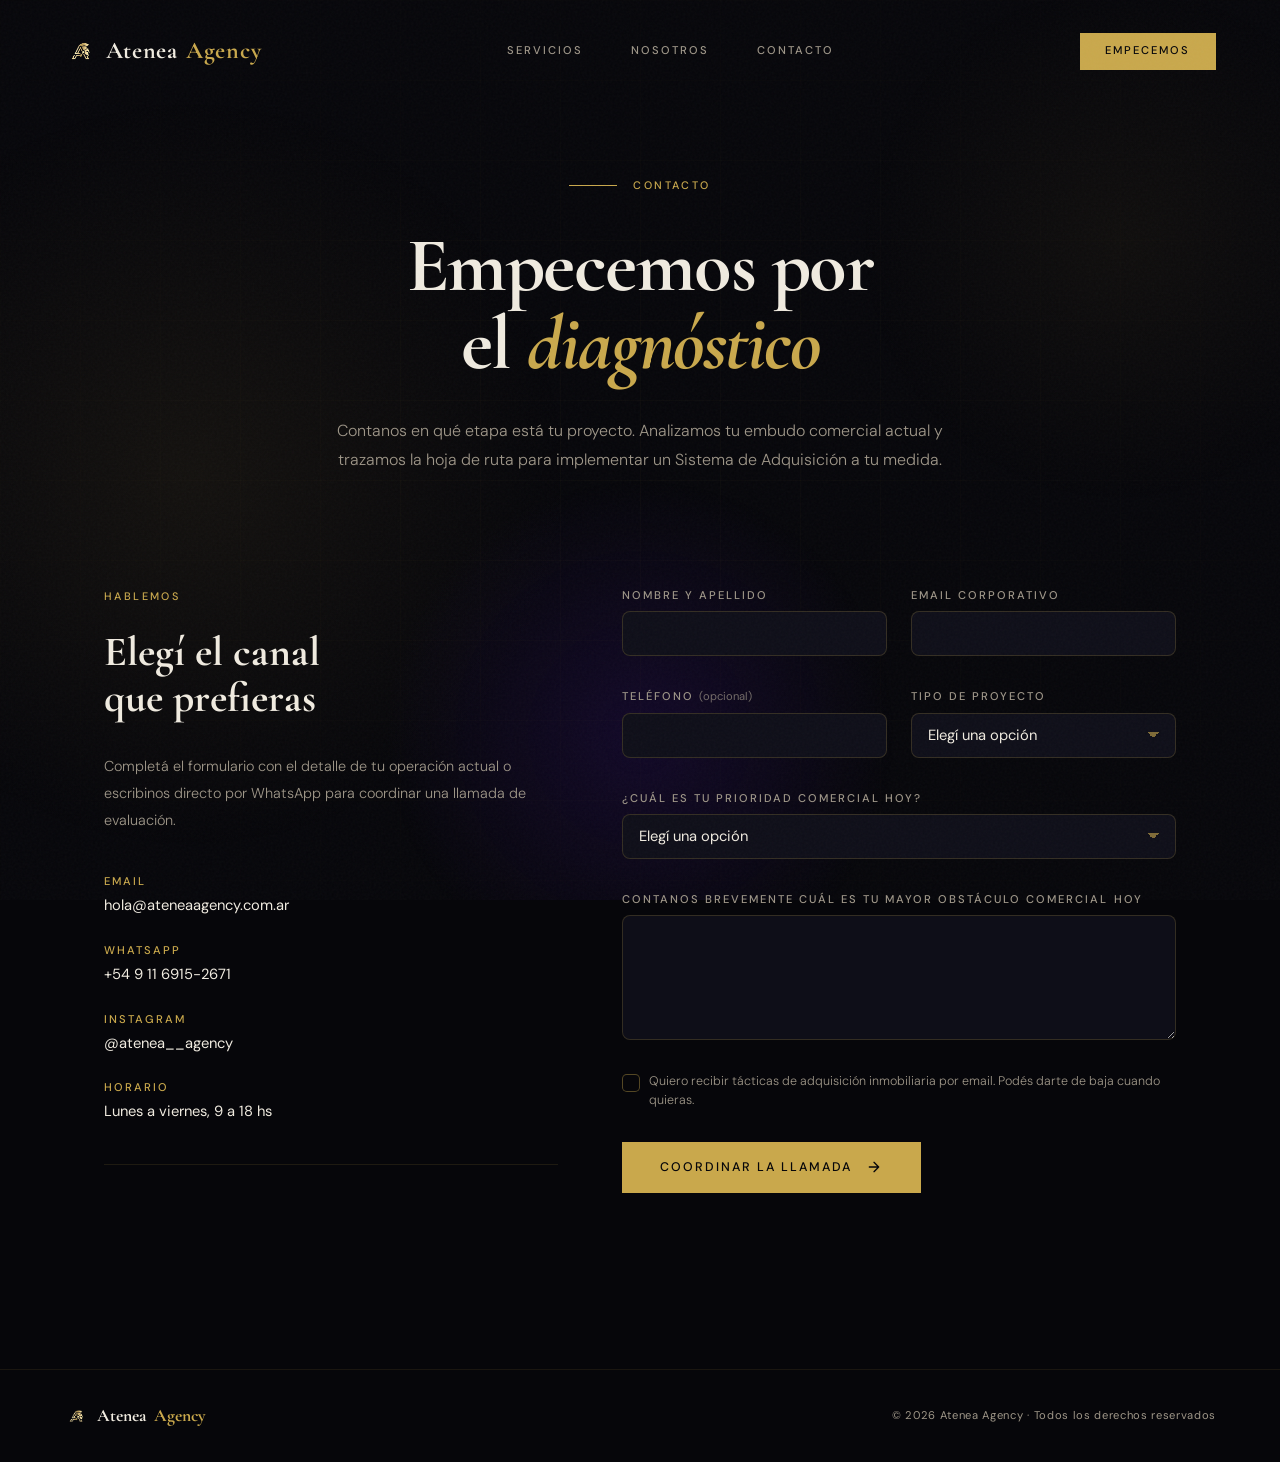
<file: contacto.html>
<!DOCTYPE html>
<html lang="es">

<head>
  <meta charset="UTF-8">
  <meta name="viewport" content="width=device-width, initial-scale=1.0">
  <meta name="description"
    content="Contactá a Atenea Agency para evaluar tu embudo comercial. Implementamos Sistemas de Adquisición para desarrollos e inmobiliarias.">
  <title>Contacto — Atenea Agency</title>

  <link rel="icon" type="image/svg+xml" href="assets/img/logo/favicon.svg">

  <meta property="og:type" content="website">
  <meta property="og:site_name" content="Atenea Agency">
  <meta property="og:locale" content="es_AR">
  <link rel="canonical" href="https://ateneaagency.com.ar/contacto">
  <meta property="og:url" content="https://ateneaagency.com.ar/contacto">
  <meta property="og:title" content="Contacto — Atenea Agency">
  <meta property="og:description"
    content="Evaluamos tu embudo comercial y trazamos la hoja de ruta para tu Sistema de Adquisición.">
  <meta property="og:image" content="https://ateneaagency.com.ar/assets/img/og-image.svg">
  <meta property="og:image:width" content="1200">
  <meta property="og:image:height" content="630">
  <meta name="twitter:card" content="summary_large_image">
  <meta name="twitter:title" content="Contacto — Atenea Agency">
  <meta name="twitter:description"
    content="Evaluamos tu embudo comercial y trazamos la hoja de ruta para tu Sistema de Adquisición.">
  <meta name="twitter:image" content="https://ateneaagency.com.ar/assets/img/og-image.svg">

  <link rel="preconnect" href="https://fonts.googleapis.com">
  <link rel="preconnect" href="https://fonts.gstatic.com" crossorigin>
  <link rel="preload" as="style"
    href="https://fonts.googleapis.com/css2?family=Cormorant+Garamond:ital,wght@0,300;0,700;1,700&family=DM+Sans:wght@300;400;500&display=swap">
  <link rel="stylesheet"
    href="https://fonts.googleapis.com/css2?family=Cormorant+Garamond:ital,wght@0,300;0,700;1,700&family=DM+Sans:wght@300;400;500&display=swap"
    media="print" onload="this.media='all'">
  <noscript>
    <link rel="stylesheet"
      href="https://fonts.googleapis.com/css2?family=Cormorant+Garamond:ital,wght@0,300;0,700;1,700&family=DM+Sans:wght@300;400;500&display=swap">
  </noscript>
  <link rel="stylesheet" href="css/styles.css" fetchpriority="high">

  <script type="application/ld+json">
    {
      "@context": "https://schema.org",
      "@type": "ContactPage",
      "name": "Contacto — Atenea Agency",
      "description": "Evaluamos tu embudo comercial y trazamos la hoja de ruta para tu Sistema de Adquisición.",
      "url": "https://ateneaagency.com.ar/contacto",
      "inLanguage": "es-AR",
      "about": { "@id": "https://ateneaagency.com.ar/#organization" },
      "breadcrumb": {
        "@type": "BreadcrumbList",
        "itemListElement": [
          { "@type": "ListItem", "position": 1, "name": "Inicio", "item": "https://ateneaagency.com.ar/" },
          { "@type": "ListItem", "position": 2, "name": "Contacto" }
        ]
      },
      "mainEntity": {
        "@type": "ProfessionalService",
        "@id": "https://ateneaagency.com.ar/#organization",
        "name": "Atenea Agency",
        "url": "https://ateneaagency.com.ar/",
        "contactPoint": {
          "@type": "ContactPoint",
          "contactType": "Consultas comerciales",
          "telephone": "+5491169152671",
          "email": "hola@ateneaagency.com.ar",
          "areaServed": "AR",
          "availableLanguage": "Spanish"
        }
      }
    }
  </script>
</head>

<body>

  <div id="cursor"></div>
  <div id="cursorRing"></div>

  <div class="parallax-scene" aria-hidden="true">
    <div class="layer" id="layer1">
      <div class="orb-1"></div>
      <div class="orb-3"></div>
    </div>
    <div class="layer" id="layer2">
      <div class="orb-2"></div>
      <div class="grid-bg"></div>
    </div>
  </div>

  <nav class="nav" id="nav" aria-label="Navegación principal">
    <a href="index.html" class="nav__logo"><img class="logo-icon" src="assets/img/logo/logo_mark.webp" alt=""
        width="512" height="512">Atenea<em>Agency</em></a>
    <div class="nav__links">
      <a href="servicios.html">Servicios</a>
      <a href="nosotros.html">Nosotros</a>
      <a href="contacto.html" aria-current="page">Contacto</a>
    </div>
    <a href="contacto.html" class="nav__btn">Empecemos</a>
    <button class="nav__ham" id="ham" aria-label="Abrir menú" aria-expanded="false" aria-controls="mob">
      <span></span>
      <span></span>
      <span></span>
    </button>
  </nav>

  <nav class="mobile-menu" id="mob" aria-label="Menú mobile" aria-hidden="true">
    <a href="servicios.html">Servicios</a>
    <a href="nosotros.html">Nosotros</a>
    <a href="contacto.html" aria-current="page">Contacto</a>
  </nav>

  <main>

    <section class="page-hero" aria-label="Presentación">
      <p class="page-hero__eyebrow">
        <span class="hero__kicker-line"></span>
        Contacto
      </p>
      <h1 class="page-hero__title">Empecemos por<br>el <em>diagnóstico</em></h1>
      <p class="page-hero__lead">
        Contanos en qué etapa está tu proyecto. Analizamos tu embudo comercial actual y trazamos la hoja de ruta para
        implementar un Sistema de Adquisición a tu medida.
      </p>
    </section>

    <section class="contact reveal" aria-labelledby="contacto-title">
      <h2 class="sr-only" id="contacto-title">Formulario de contacto</h2>

      <div class="contact__info">
        <p class="contact__label">Hablemos</p>
        <h3 class="contact__heading">Elegí el canal<br>que prefieras</h3>
        <p class="contact__body">
          Completá el formulario con el detalle de tu operación actual o escribinos directo por WhatsApp para coordinar
          una llamada de evaluación.
        </p>

        <ul class="contact__list">
          <li class="contact__list-item">
            <span class="contact__list-label">Email</span>
            <a href="mailto:hola@ateneaagency.com.ar">hola@ateneaagency.com.ar</a>
          </li>
          <li class="contact__list-item">
            <span class="contact__list-label">WhatsApp</span>
            <a href="https://wa.me/5491169152671" target="_blank" rel="noopener noreferrer">+54 9 11 6915-2671</a>
          </li>
          <li class="contact__list-item">
            <span class="contact__list-label">Instagram</span>
            <a href="https://www.instagram.com/atenea__agency" target="_blank"
              rel="noopener noreferrer">@atenea__agency</a>
          </li>
          <li class="contact__list-item">
            <span class="contact__list-label">Horario</span>
            <span>Lunes a viernes, 9 a 18 hs</span>
          </li>
        </ul>
      </div>

      <form class="contact__form js-contact-form" data-origen="Contacto" novalidate>
        <div class="form__honeypot" aria-hidden="true">
          <label for="contactoWeb">No completar este campo</label>
          <input type="text" id="contactoWeb" name="website" tabindex="-1" autocomplete="off">
        </div>

        <div class="form__row">
          <div class="form__group">
            <label class="form__label" for="nombre">Nombre y apellido</label>
            <input class="form__input" type="text" id="nombre" name="nombre" autocomplete="name" required>
          </div>
          <div class="form__group">
            <label class="form__label" for="email">Email corporativo</label>
            <input class="form__input" type="email" id="email" name="email" autocomplete="email" required>
          </div>
        </div>

        <div class="form__row">
          <div class="form__group">
            <label class="form__label" for="telefono">Teléfono <span class="form__optional">(opcional)</span></label>
            <input class="form__input" type="tel" id="telefono" name="telefono" autocomplete="tel" inputmode="tel"
              pattern="\+?[0-9]{8,15}" maxlength="16"
              title="Ingresá solo números, sin espacios ni guiones. Podés anteponer + si es un número del exterior.">
          </div>
          <div class="form__group">
            <label class="form__label" for="proyecto">Tipo de proyecto</label>
            <select class="form__input form__select" id="proyecto" name="proyecto" required>
              <option value="" disabled selected>Elegí una opción</option>
              <option value="desarrollo-pozo">Desarrollo en pozo</option>
              <option value="loteo">Loteo o barrio cerrado</option>
              <option value="inmobiliaria">Inmobiliaria</option>
              <option value="otro">Otro</option>
            </select>
          </div>
        </div>

        <div class="form__group">
          <label class="form__label" for="servicio">¿Cuál es tu prioridad comercial hoy?</label>
          <select class="form__input form__select" id="servicio" name="servicio" required>
            <option value="" disabled selected>Elegí una opción</option>
            <option value="sistema-integral">Implementar el Sistema de Adquisición completo</option>
            <option value="autoridad">Mejorar mi respaldo digital (Infraestructura de Autoridad)</option>
            <option value="captacion">Filtrar curiosos y atraer perfiles con liquidez (Captación Calificada)</option>
            <option value="maduracion">Automatizar el seguimiento de prospectos (Maduración y CRM)</option>
            <option value="otro">Otra consulta</option>
          </select>
        </div>

        <div class="form__group">
          <label class="form__label" for="mensaje">Contanos brevemente cuál es tu mayor obstáculo comercial hoy</label>
          <textarea class="form__input form__textarea" id="mensaje" name="mensaje" rows="5" required></textarea>
        </div>

        <label class="form__check">
          <input type="checkbox" id="contactoSuscripcion" name="suscripcion" value="si">
          <span class="form__check-box" aria-hidden="true"></span>
          <span>Quiero recibir tácticas de adquisición inmobiliaria por email. Podés darte de baja cuando
            quieras.</span>
        </label>

        <button class="btn-primary form__submit" type="submit">
          <span>Coordinar la llamada</span>
          <svg width="16" height="16" viewBox="0 0 24 24" fill="none" stroke="currentColor" stroke-width="2"
            stroke-linecap="round" stroke-linejoin="round" aria-hidden="true">
            <path d="M5 12h14M12 5l7 7-7 7" />
          </svg>
        </button>

        <p class="form__status js-form-status" role="status" aria-live="polite"></p>
      </form>
    </section>
  </main>

  <footer class="footer">
    <div class="footer__logo"><img class="logo-icon" src="assets/img/logo/logo_mark.webp" alt="" width="512"
        height="512">Atenea<em>Agency</em></div>
    <p class="footer__copy">© <span class="js-year">2026</span> Atenea Agency · Todos los derechos reservados</p>
  </footer>

  <script src="js/main.min.js" defer></script>
</body>

</html>
</file>
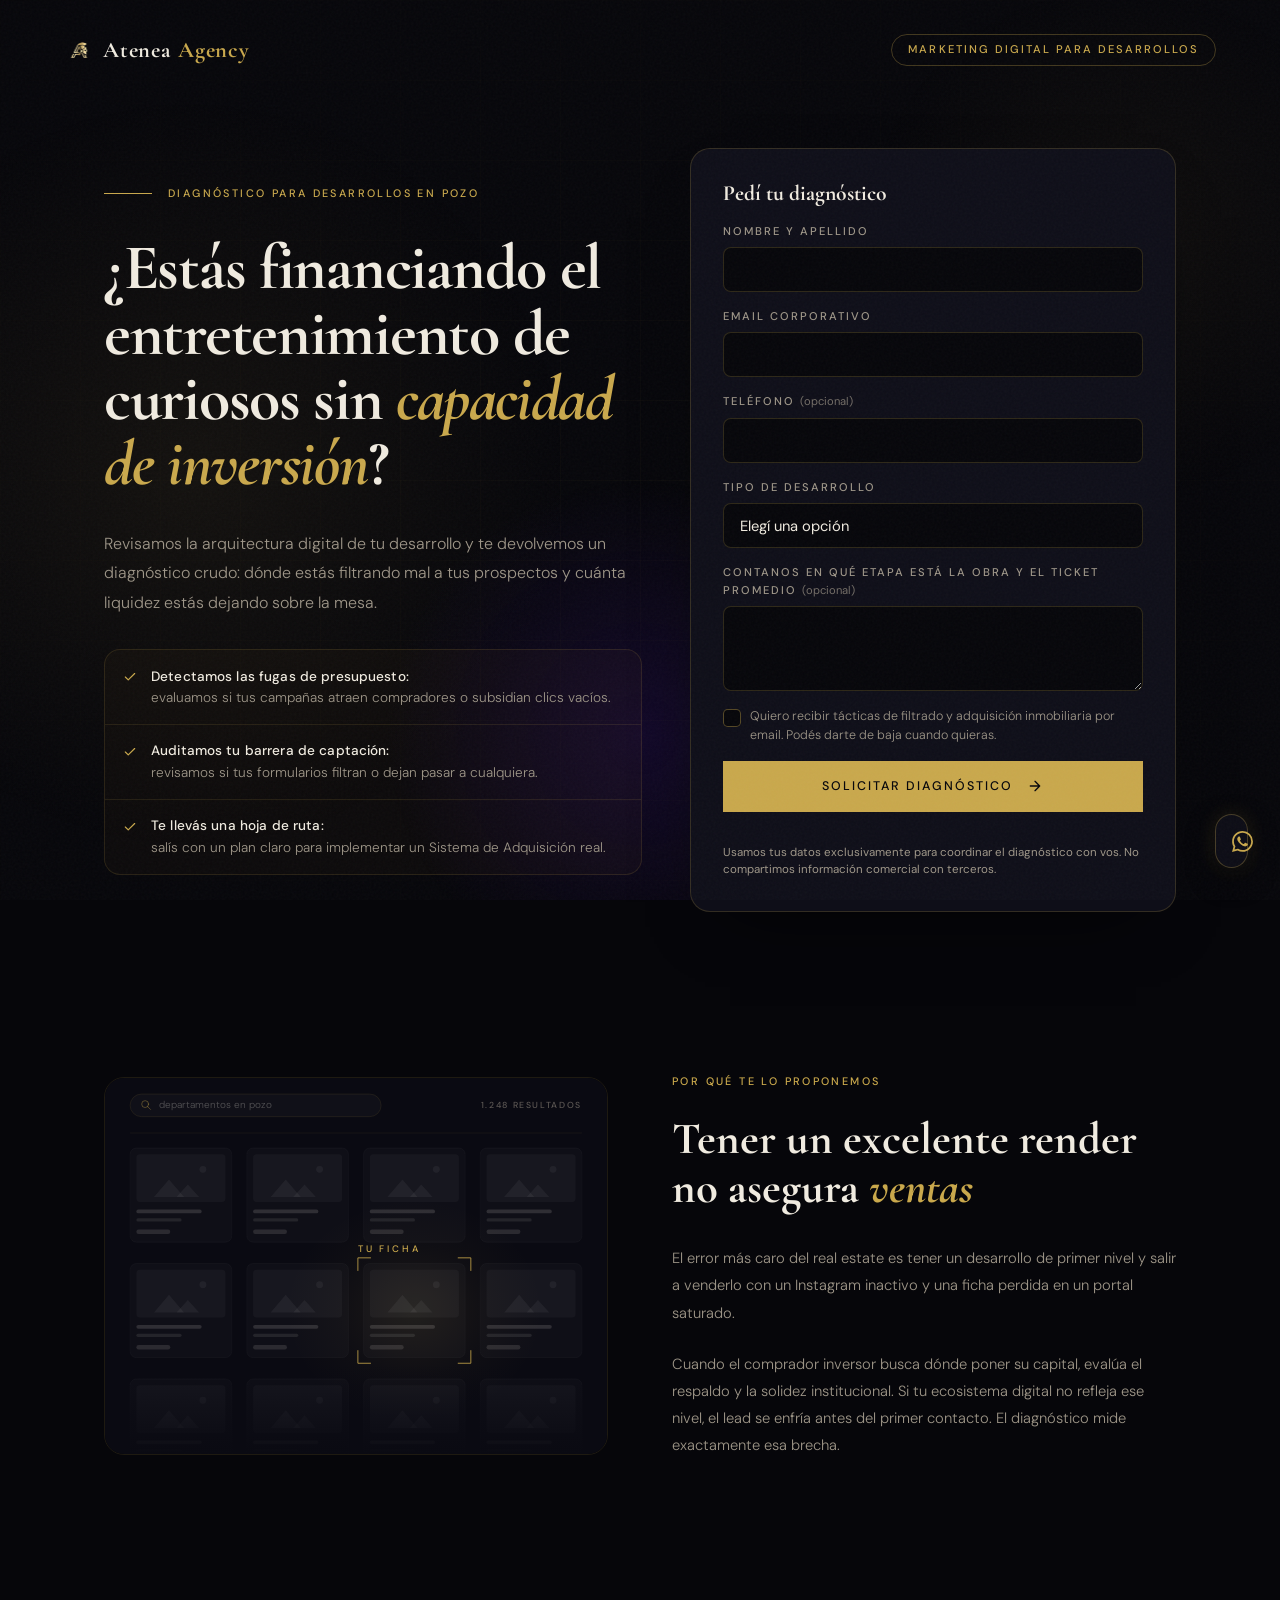
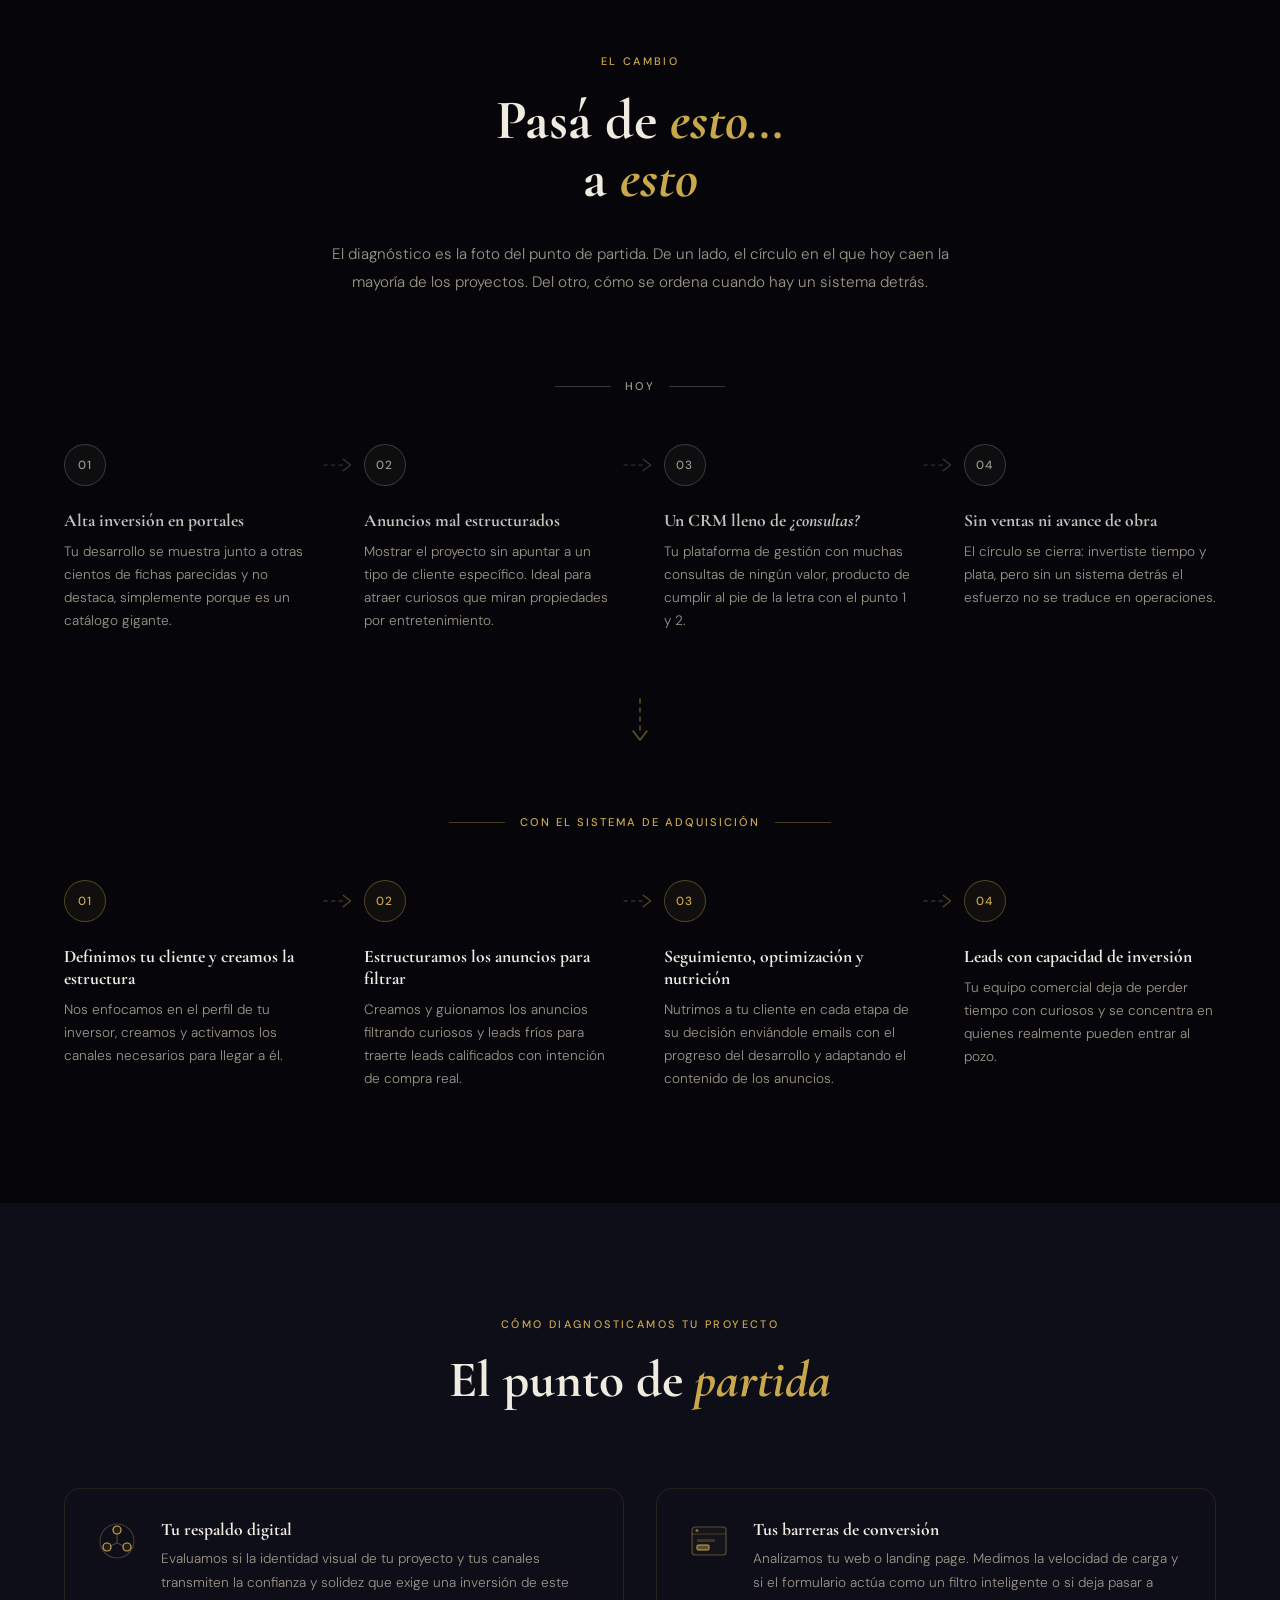
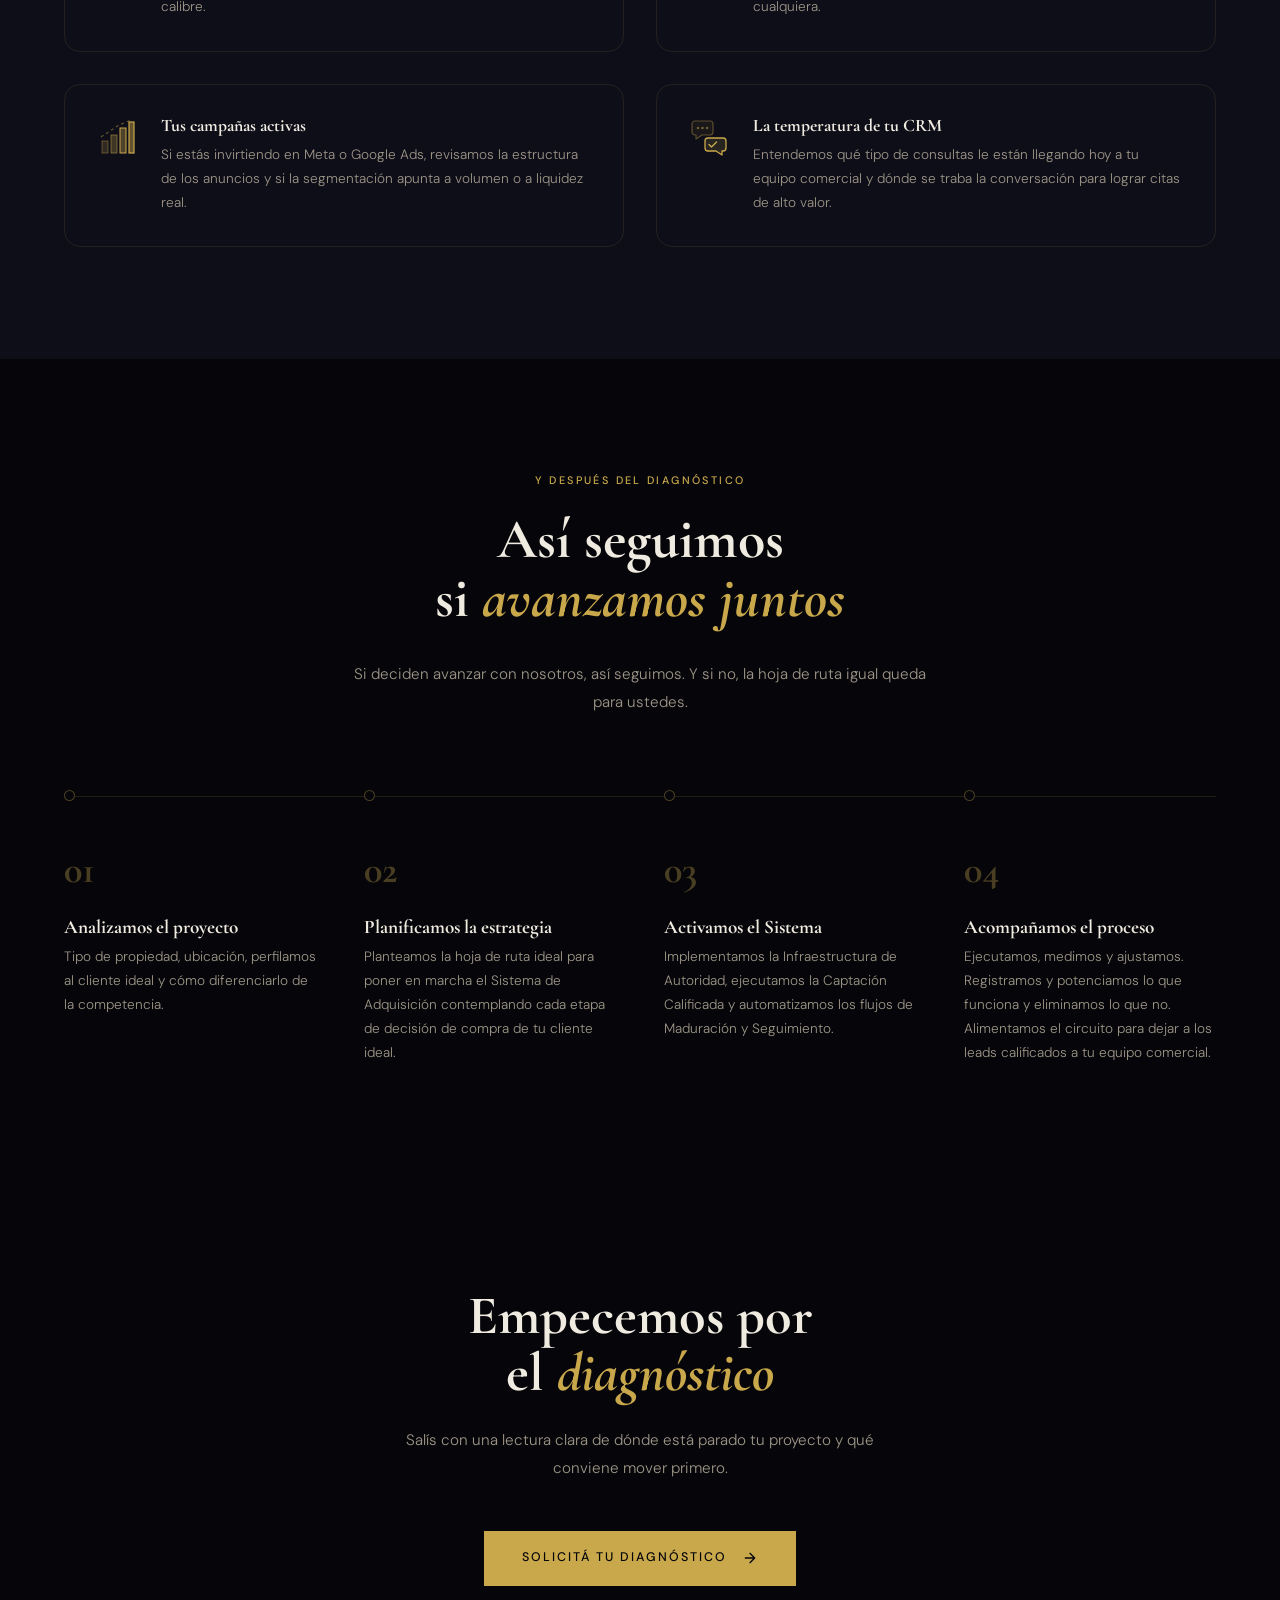
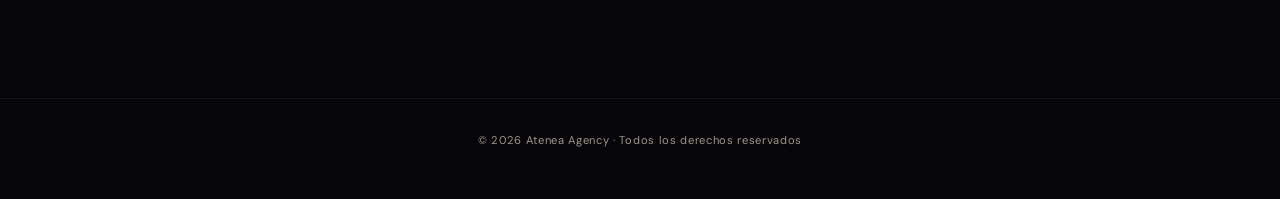
<file: diagnostico-desarrollos.html>
<!DOCTYPE html>
<html lang="es">

<head>
  <meta charset="UTF-8">
  <meta name="viewport" content="width=device-width, initial-scale=1.0">
  <meta name="robots" content="noindex, follow">
  <meta name="description"
    content="Diagnóstico de embudos para desarrollos inmobiliarios en pozo. Descubrí por qué tu equipo comercial pierde tiempo con curiosos y cómo captar inversores reales.">
  <title>Diagnóstico para Desarrollos en Pozo — Atenea Agency</title>

  <link rel="icon" type="image/svg+xml" href="assets/img/logo/favicon.svg">

  <link rel="preconnect" href="https://fonts.googleapis.com">
  <link rel="preconnect" href="https://fonts.gstatic.com" crossorigin>
  <link rel="preload" as="style"
    href="https://fonts.googleapis.com/css2?family=Cormorant+Garamond:ital,wght@0,300;0,700;1,700&family=DM+Sans:wght@300;400;500&display=swap">
  <link rel="stylesheet"
    href="https://fonts.googleapis.com/css2?family=Cormorant+Garamond:ital,wght@0,300;0,700;1,700&family=DM+Sans:wght@300;400;500&display=swap"
    media="print" onload="this.media='all'">
  <noscript>
    <link rel="stylesheet"
      href="https://fonts.googleapis.com/css2?family=Cormorant+Garamond:ital,wght@0,300;0,700;1,700&family=DM+Sans:wght@300;400;500&display=swap">
  </noscript>
  <link rel="stylesheet" href="css/styles.css" fetchpriority="high">
</head>

<body>

  <div id="cursor"></div>
  <div id="cursorRing"></div>

  <div class="parallax-scene" aria-hidden="true">
    <div class="layer" id="layer1">
      <div class="orb-1"></div>
      <div class="orb-3"></div>
    </div>
    <div class="layer" id="layer2">
      <div class="orb-2"></div>
      <div class="grid-bg"></div>
    </div>
  </div>

  <header class="lp-bar">
    <div class="lp-bar__logo"><img class="logo-icon" src="assets/img/logo/logo_mark.webp" alt="" width="512"
        height="512">Atenea<em>Agency</em></div>
    <span class="lp-bar__tag">Marketing digital para desarrollos</span>
  </header>

  <main>

    <section class="lp-hero" aria-labelledby="lp-title">
      <div class="lp-hero__text">
        <p class="lp-hero__kicker">
          <span class="hero__kicker-line"></span>
          Diagnóstico para Desarrollos en Pozo
        </p>

        <h1 class="lp-hero__title" id="lp-title">¿Estás financiando el entretenimiento de curiosos sin <em>capacidad
            de inversión</em>?</h1>

        <p class="lp-hero__lead">
          Revisamos la arquitectura digital de tu desarrollo y te devolvemos un diagnóstico crudo: dónde estás filtrando
          mal a tus prospectos y cuánta liquidez estás dejando sobre la mesa.
        </p>

        <ul class="lp-hero__points">
          <li>
            <svg viewBox="0 0 24 24" fill="none" stroke="currentColor" stroke-width="2" stroke-linecap="round"
              stroke-linejoin="round" aria-hidden="true">
              <path d="M20 6 9 17l-5-5" />
            </svg>
            <span class="lp-hero__point">
              <strong>Detectamos las fugas de presupuesto:</strong>
              <span>evaluamos si tus campañas atraen compradores o subsidian clics vacíos.</span>
            </span>
          </li>
          <li>
            <svg viewBox="0 0 24 24" fill="none" stroke="currentColor" stroke-width="2" stroke-linecap="round"
              stroke-linejoin="round" aria-hidden="true">
              <path d="M20 6 9 17l-5-5" />
            </svg>
            <span class="lp-hero__point">
              <strong>Auditamos tu barrera de captación:</strong>
              <span>revisamos si tus formularios filtran o dejan pasar a cualquiera.</span>
            </span>
          </li>
          <li>
            <svg viewBox="0 0 24 24" fill="none" stroke="currentColor" stroke-width="2" stroke-linecap="round"
              stroke-linejoin="round" aria-hidden="true">
              <path d="M20 6 9 17l-5-5" />
            </svg>
            <span class="lp-hero__point">
              <strong>Te llevás una hoja de ruta:</strong>
              <span>salís con un plan claro para implementar un Sistema de Adquisición real.</span>
            </span>
          </li>
        </ul>
      </div>

      <form class="lp-form form-panel js-contact-form" id="form" data-origen="Landing Diagnostico Desarrollos"
        novalidate>
        <div class="form__honeypot" aria-hidden="true">
          <label for="lpWeb">No completar este campo</label>
          <input type="text" id="lpWeb" name="website" tabindex="-1" autocomplete="off">
        </div>

        <h2 class="lp-form__title">Pedí tu diagnóstico</h2>

        <div class="form__group">
          <label class="form__label" for="lpNombre">Nombre y apellido</label>
          <input class="form__input" type="text" id="lpNombre" name="nombre" autocomplete="name" required>
        </div>

        <div class="form__group">
          <label class="form__label" for="lpEmail">Email corporativo</label>
          <input class="form__input" type="email" id="lpEmail" name="email" autocomplete="email" required>
        </div>

        <div class="form__group">
          <label class="form__label" for="lpTelefono">Teléfono <span class="form__optional">(opcional)</span></label>
          <input class="form__input" type="tel" id="lpTelefono" name="telefono" autocomplete="tel" inputmode="tel"
            pattern="\+?[0-9]{8,15}" maxlength="16"
            title="Ingresá solo números, sin espacios ni guiones. Podés anteponer + si es un número del exterior.">
        </div>

        <div class="form__group">
          <label class="form__label" for="lpProyecto">Tipo de desarrollo</label>
          <select class="form__input form__select" id="lpProyecto" name="proyecto" required>
            <option value="" disabled selected>Elegí una opción</option>
            <option value="desarrollo-pozo">Desarrollo en pozo</option>
            <option value="loteo">Loteo o barrio cerrado</option>
            <option value="otro">Otro</option>
          </select>
        </div>

        <div class="form__group">
          <label class="form__label" for="lpMensaje">Contanos en qué etapa está la obra y el ticket promedio
            <span class="form__optional">(opcional)</span></label>
          <textarea class="form__input form__textarea" id="lpMensaje" name="mensaje" rows="3"></textarea>
        </div>

        <label class="form__check">
          <input type="checkbox" id="lpSuscripcion" name="suscripcion" value="si">
          <span class="form__check-box" aria-hidden="true"></span>
          <span>Quiero recibir tácticas de filtrado y adquisición inmobiliaria por email. Podés darte de baja cuando
            quieras.</span>
        </label>

        <button class="btn-primary form__submit" type="submit">
          <span>Solicitar diagnóstico</span>
          <svg width="16" height="16" viewBox="0 0 24 24" fill="none" stroke="currentColor" stroke-width="2"
            stroke-linecap="round" stroke-linejoin="round" aria-hidden="true">
            <path d="M5 12h14M12 5l7 7-7 7" />
          </svg>
        </button>

        <p class="form__status js-form-status" role="status" aria-live="polite"></p>

        <p class="lp-form__note">Usamos tus datos exclusivamente para coordinar el diagnóstico con vos. No compartimos
          información comercial con terceros.</p>
      </form>
    </section>

    <section class="split reveal" aria-labelledby="lp-mercado-title">
      <div class="split__media split__media--hide-mobile">
        <svg class="fx-svg" viewBox="0 0 800 600" role="img" preserveAspectRatio="xMidYMid slice"
          aria-label="Grilla de fichas idénticas en un portal inmobiliario: la tuya, señalada, se ve igual que todas las demás">
          <title>Tu ficha compite contra cientos de fichas iguales</title>

          <defs>
            <radialGradient id="fichaGlow" cx="50%" cy="50%" r="50%">
              <stop offset="0%" stop-color="#C9A84C" stop-opacity="0.1" />
              <stop offset="60%" stop-color="#C9A84C" stop-opacity="0.028" />
              <stop offset="100%" stop-color="#C9A84C" stop-opacity="0" />
            </radialGradient>
            <linearGradient id="fichaFade" x1="0" y1="455" x2="0" y2="600" gradientUnits="userSpaceOnUse">
              <stop offset="0%" stop-color="#0A0A12" stop-opacity="0" />
              <stop offset="100%" stop-color="#0A0A12" stop-opacity="1" />
            </linearGradient>
          </defs>

          <rect width="800" height="600" fill="#0A0A12" />
          <g data-fade style="--d:1.05s">
            <ellipse data-loop="pulse" style="--dur:5.6s; --d2:1.4s; --lo:0.45" cx="493" cy="371" rx="205" ry="178"
              fill="url(#fichaGlow)" />
          </g>

          <g data-fade style="--d:0s">
            <rect x="40" y="26" width="400" height="36" rx="18" fill="rgba(255,255,255,0.025)"
              stroke="rgba(201,168,76,0.16)" />
            <g fill="none" stroke="rgba(201,168,76,0.45)" stroke-width="1.3" stroke-linecap="round">
              <circle cx="64" cy="42" r="5.5" />
              <line x1="68" y1="46" x2="72.5" y2="50.5" />
            </g>
            <text x="86" y="48" fill="rgba(240,235,224,0.3)" font-family="'DM Sans', system-ui, sans-serif"
              font-size="16" font-weight="300">departamentos en pozo</text>
            <text x="760" y="48" text-anchor="end" fill="rgba(158,150,136,0.55)"
              font-family="'DM Sans', system-ui, sans-serif" font-size="14" font-weight="500" letter-spacing="2.6">1.248
              RESULTADOS</text>
            <line x1="40" y1="88" x2="760" y2="88" stroke="rgba(201,168,76,0.1)" stroke-width="1" />
          </g>

          <g class="fx-svg__grid">
            <g data-fade style="--d:0.120s">
              <rect x="40" y="112" width="162" height="150" rx="10" fill="rgba(255,255,255,0.018)"
                stroke="rgba(255,255,255,0.055)" />
              <rect x="50" y="122" width="142" height="76" rx="6" fill="rgba(255,255,255,0.035)" />
              <g fill="rgba(255,255,255,0.05)">
                <path d="M78 190 L102 162 L126 190 Z" />
                <path d="M114 190 L132 170 L150 190 Z" />
                <circle cx="156" cy="146" r="5.5" />
              </g>
              <rect x="50" y="210" width="104" height="6" rx="3" fill="rgba(240,235,224,0.14)" />
              <rect x="50" y="224" width="72" height="5" rx="2.5" fill="rgba(240,235,224,0.09)" />
              <rect x="50" y="242" width="54" height="7" rx="3.5" fill="rgba(240,235,224,0.12)" />
            </g>
            <g data-fade style="--d:0.165s">
              <rect x="226" y="112" width="162" height="150" rx="10" fill="rgba(255,255,255,0.018)"
                stroke="rgba(255,255,255,0.055)" />
              <rect x="236" y="122" width="142" height="76" rx="6" fill="rgba(255,255,255,0.035)" />
              <g fill="rgba(255,255,255,0.05)">
                <path d="M264 190 L288 162 L312 190 Z" />
                <path d="M300 190 L318 170 L336 190 Z" />
                <circle cx="342" cy="146" r="5.5" />
              </g>
              <rect x="236" y="210" width="104" height="6" rx="3" fill="rgba(240,235,224,0.14)" />
              <rect x="236" y="224" width="72" height="5" rx="2.5" fill="rgba(240,235,224,0.09)" />
              <rect x="236" y="242" width="54" height="7" rx="3.5" fill="rgba(240,235,224,0.12)" />
            </g>
            <g data-fade style="--d:0.210s">
              <rect x="412" y="112" width="162" height="150" rx="10" fill="rgba(255,255,255,0.018)"
                stroke="rgba(255,255,255,0.055)" />
              <rect x="422" y="122" width="142" height="76" rx="6" fill="rgba(255,255,255,0.035)" />
              <g fill="rgba(255,255,255,0.05)">
                <path d="M450 190 L474 162 L498 190 Z" />
                <path d="M486 190 L504 170 L522 190 Z" />
                <circle cx="528" cy="146" r="5.5" />
              </g>
              <rect x="422" y="210" width="104" height="6" rx="3" fill="rgba(240,235,224,0.14)" />
              <rect x="422" y="224" width="72" height="5" rx="2.5" fill="rgba(240,235,224,0.09)" />
              <rect x="422" y="242" width="54" height="7" rx="3.5" fill="rgba(240,235,224,0.12)" />
            </g>
            <g data-fade style="--d:0.255s">
              <rect x="598" y="112" width="162" height="150" rx="10" fill="rgba(255,255,255,0.018)"
                stroke="rgba(255,255,255,0.055)" />
              <rect x="608" y="122" width="142" height="76" rx="6" fill="rgba(255,255,255,0.035)" />
              <g fill="rgba(255,255,255,0.05)">
                <path d="M636 190 L660 162 L684 190 Z" />
                <path d="M672 190 L690 170 L708 190 Z" />
                <circle cx="714" cy="146" r="5.5" />
              </g>
              <rect x="608" y="210" width="104" height="6" rx="3" fill="rgba(240,235,224,0.14)" />
              <rect x="608" y="224" width="72" height="5" rx="2.5" fill="rgba(240,235,224,0.09)" />
              <rect x="608" y="242" width="54" height="7" rx="3.5" fill="rgba(240,235,224,0.12)" />
            </g>
            <g data-fade style="--d:0.300s">
              <rect x="40" y="296" width="162" height="150" rx="10" fill="rgba(255,255,255,0.018)"
                stroke="rgba(255,255,255,0.055)" />
              <rect x="50" y="306" width="142" height="76" rx="6" fill="rgba(255,255,255,0.035)" />
              <g fill="rgba(255,255,255,0.05)">
                <path d="M78 374 L102 346 L126 374 Z" />
                <path d="M114 374 L132 354 L150 374 Z" />
                <circle cx="156" cy="330" r="5.5" />
              </g>
              <rect x="50" y="394" width="104" height="6" rx="3" fill="rgba(240,235,224,0.14)" />
              <rect x="50" y="408" width="72" height="5" rx="2.5" fill="rgba(240,235,224,0.09)" />
              <rect x="50" y="426" width="54" height="7" rx="3.5" fill="rgba(240,235,224,0.12)" />
            </g>
            <g data-fade style="--d:0.345s">
              <rect x="226" y="296" width="162" height="150" rx="10" fill="rgba(255,255,255,0.018)"
                stroke="rgba(255,255,255,0.055)" />
              <rect x="236" y="306" width="142" height="76" rx="6" fill="rgba(255,255,255,0.035)" />
              <g fill="rgba(255,255,255,0.05)">
                <path d="M264 374 L288 346 L312 374 Z" />
                <path d="M300 374 L318 354 L336 374 Z" />
                <circle cx="342" cy="330" r="5.5" />
              </g>
              <rect x="236" y="394" width="104" height="6" rx="3" fill="rgba(240,235,224,0.14)" />
              <rect x="236" y="408" width="72" height="5" rx="2.5" fill="rgba(240,235,224,0.09)" />
              <rect x="236" y="426" width="54" height="7" rx="3.5" fill="rgba(240,235,224,0.12)" />
            </g>
            <g data-fade style="--d:0.390s">
              <rect x="412" y="296" width="162" height="150" rx="10" fill="rgba(255,255,255,0.018)"
                stroke="rgba(255,255,255,0.055)" />
              <rect x="422" y="306" width="142" height="76" rx="6" fill="rgba(255,255,255,0.035)" />
              <g fill="rgba(255,255,255,0.05)">
                <path d="M450 374 L474 346 L498 374 Z" />
                <path d="M486 374 L504 354 L522 374 Z" />
                <circle cx="528" cy="330" r="5.5" />
              </g>
              <rect x="422" y="394" width="104" height="6" rx="3" fill="rgba(240,235,224,0.14)" />
              <rect x="422" y="408" width="72" height="5" rx="2.5" fill="rgba(240,235,224,0.09)" />
              <rect x="422" y="426" width="54" height="7" rx="3.5" fill="rgba(240,235,224,0.12)" />
            </g>
            <g data-fade style="--d:0.435s">
              <rect x="598" y="296" width="162" height="150" rx="10" fill="rgba(255,255,255,0.018)"
                stroke="rgba(255,255,255,0.055)" />
              <rect x="608" y="306" width="142" height="76" rx="6" fill="rgba(255,255,255,0.035)" />
              <g fill="rgba(255,255,255,0.05)">
                <path d="M636 374 L660 346 L684 374 Z" />
                <path d="M672 374 L690 354 L708 374 Z" />
                <circle cx="714" cy="330" r="5.5" />
              </g>
              <rect x="608" y="394" width="104" height="6" rx="3" fill="rgba(240,235,224,0.14)" />
              <rect x="608" y="408" width="72" height="5" rx="2.5" fill="rgba(240,235,224,0.09)" />
              <rect x="608" y="426" width="54" height="7" rx="3.5" fill="rgba(240,235,224,0.12)" />
            </g>
            <g data-fade style="--d:0.480s">
              <rect x="40" y="480" width="162" height="150" rx="10" fill="rgba(255,255,255,0.018)"
                stroke="rgba(255,255,255,0.055)" />
              <rect x="50" y="490" width="142" height="76" rx="6" fill="rgba(255,255,255,0.035)" />
              <g fill="rgba(255,255,255,0.05)">
                <path d="M78 558 L102 530 L126 558 Z" />
                <path d="M114 558 L132 538 L150 558 Z" />
                <circle cx="156" cy="514" r="5.5" />
              </g>
              <rect x="50" y="578" width="104" height="6" rx="3" fill="rgba(240,235,224,0.14)" />
              <rect x="50" y="592" width="72" height="5" rx="2.5" fill="rgba(240,235,224,0.09)" />
              <rect x="50" y="610" width="54" height="7" rx="3.5" fill="rgba(240,235,224,0.12)" />
            </g>
            <g data-fade style="--d:0.525s">
              <rect x="226" y="480" width="162" height="150" rx="10" fill="rgba(255,255,255,0.018)"
                stroke="rgba(255,255,255,0.055)" />
              <rect x="236" y="490" width="142" height="76" rx="6" fill="rgba(255,255,255,0.035)" />
              <g fill="rgba(255,255,255,0.05)">
                <path d="M264 558 L288 530 L312 558 Z" />
                <path d="M300 558 L318 538 L336 558 Z" />
                <circle cx="342" cy="514" r="5.5" />
              </g>
              <rect x="236" y="578" width="104" height="6" rx="3" fill="rgba(240,235,224,0.14)" />
              <rect x="236" y="592" width="72" height="5" rx="2.5" fill="rgba(240,235,224,0.09)" />
              <rect x="236" y="610" width="54" height="7" rx="3.5" fill="rgba(240,235,224,0.12)" />
            </g>
            <g data-fade style="--d:0.570s">
              <rect x="412" y="480" width="162" height="150" rx="10" fill="rgba(255,255,255,0.018)"
                stroke="rgba(255,255,255,0.055)" />
              <rect x="422" y="490" width="142" height="76" rx="6" fill="rgba(255,255,255,0.035)" />
              <g fill="rgba(255,255,255,0.05)">
                <path d="M450 558 L474 530 L498 558 Z" />
                <path d="M486 558 L504 538 L522 558 Z" />
                <circle cx="528" cy="514" r="5.5" />
              </g>
              <rect x="422" y="578" width="104" height="6" rx="3" fill="rgba(240,235,224,0.14)" />
              <rect x="422" y="592" width="72" height="5" rx="2.5" fill="rgba(240,235,224,0.09)" />
              <rect x="422" y="610" width="54" height="7" rx="3.5" fill="rgba(240,235,224,0.12)" />
            </g>
            <g data-fade style="--d:0.615s">
              <rect x="598" y="480" width="162" height="150" rx="10" fill="rgba(255,255,255,0.018)"
                stroke="rgba(255,255,255,0.055)" />
              <rect x="608" y="490" width="142" height="76" rx="6" fill="rgba(255,255,255,0.035)" />
              <g fill="rgba(255,255,255,0.05)">
                <path d="M636 558 L660 530 L684 558 Z" />
                <path d="M672 558 L690 538 L708 558 Z" />
                <circle cx="714" cy="514" r="5.5" />
              </g>
              <rect x="608" y="578" width="104" height="6" rx="3" fill="rgba(240,235,224,0.14)" />
              <rect x="608" y="592" width="72" height="5" rx="2.5" fill="rgba(240,235,224,0.09)" />
              <rect x="608" y="610" width="54" height="7" rx="3.5" fill="rgba(240,235,224,0.12)" />
            </g>
          </g>

          <g class="fx-svg__mark">
            <path d="M423 287 L403 287 L403 307" data-draw style="--d:0.85s; --len:40" stroke-dasharray="40"
              stroke-dashoffset="40" fill="none" stroke="#C9A84C" stroke-width="1.3" stroke-linecap="square" />
            <path d="M563 287 L583 287 L583 307" data-draw style="--d:0.91s; --len:40" stroke-dasharray="40"
              stroke-dashoffset="40" fill="none" stroke="#C9A84C" stroke-width="1.3" stroke-linecap="square" />
            <path d="M583 435 L583 455 L563 455" data-draw style="--d:0.97s; --len:40" stroke-dasharray="40"
              stroke-dashoffset="40" fill="none" stroke="#C9A84C" stroke-width="1.3" stroke-linecap="square" />
            <path d="M423 455 L403 455 L403 435" data-draw style="--d:1.03s; --len:40" stroke-dasharray="40"
              stroke-dashoffset="40" fill="none" stroke="#C9A84C" stroke-width="1.3" stroke-linecap="square" />
            <text x="403" y="277" data-fade style="--d:1.1s" fill="#C9A84C"
              font-family="'DM Sans', system-ui, sans-serif" font-size="15" font-weight="500" letter-spacing="4.5">TU
              FICHA</text>
          </g>

          <rect x="0" y="455" width="800" height="145" fill="url(#fichaFade)" />
        </svg>
      </div>
      <div class="split__text">
        <p class="split__label">Por qué te lo proponemos</p>
        <h2 class="split__title" id="lp-mercado-title">Tener un excelente render<br>no asegura <em>ventas</em></h2>
        <p class="split__body">
          El error más caro del real estate es tener un desarrollo de primer nivel y salir a venderlo con un Instagram
          inactivo y una ficha perdida en un portal saturado.
        </p>
        <p class="split__body">
          Cuando el comprador inversor busca dónde poner su capital, evalúa el respaldo y la solidez institucional. Si
          tu ecosistema digital no refleja ese nivel, el lead se enfría antes del primer contacto. El diagnóstico mide
          exactamente esa brecha.
        </p>
      </div>
    </section>

    <section class="shift" aria-labelledby="lp-shift-title">
      <div class="shift__header reveal">
        <p class="shift__label">El cambio</p>
        <h2 class="shift__title" id="lp-shift-title">Pasá de <em>esto…</em><br>a <em>esto</em></h2>
        <p class="shift__intro">
          El diagnóstico es la foto del punto de partida. De un lado, el círculo en el que hoy caen la mayoría de
          los proyectos. Del otro, cómo se ordena cuando hay un sistema detrás.
        </p>
      </div>

      <div class="shift__stage shift__stage--before reveal">
        <p class="shift__stage-label">Hoy</p>
        <ol class="steps steps--muted">
          <li class="steps__item">
            <span class="steps__num">01</span>
            <h3 class="steps__title">Alta inversión en portales</h3>
            <p class="steps__desc">Tu desarrollo se muestra junto a otras cientos de fichas parecidas y no destaca,
              simplemente porque es un catálogo gigante.</p>
            <svg class="steps__arrow" viewBox="0 0 40 24" fill="none" aria-hidden="true">
              <path d="M2 12 H28" stroke="currentColor" stroke-width="1.4" stroke-dasharray="4 5"
                stroke-linecap="round" />
              <path d="M25 5 L34 12 L25 19" stroke="currentColor" stroke-width="1.4" stroke-linecap="round"
                stroke-linejoin="round" />
            </svg>
          </li>
          <li class="steps__item">
            <span class="steps__num">02</span>
            <h3 class="steps__title">Anuncios mal estructurados</h3>
            <p class="steps__desc">Mostrar el proyecto sin apuntar a un tipo de cliente específico. Ideal para
              atraer curiosos que miran propiedades por entretenimiento.</p>
            <svg class="steps__arrow" viewBox="0 0 40 24" fill="none" aria-hidden="true">
              <path d="M2 12 H28" stroke="currentColor" stroke-width="1.4" stroke-dasharray="4 5"
                stroke-linecap="round" />
              <path d="M25 5 L34 12 L25 19" stroke="currentColor" stroke-width="1.4" stroke-linecap="round"
                stroke-linejoin="round" />
            </svg>
          </li>
          <li class="steps__item">
            <span class="steps__num">03</span>
            <h3 class="steps__title">Un CRM lleno de <em>¿consultas?</em></h3>
            <p class="steps__desc">Tu plataforma de gestión con muchas consultas de ningún valor, producto de
              cumplir al pie de la letra con el punto 1 y 2.</p>
            <svg class="steps__arrow" viewBox="0 0 40 24" fill="none" aria-hidden="true">
              <path d="M2 12 H28" stroke="currentColor" stroke-width="1.4" stroke-dasharray="4 5"
                stroke-linecap="round" />
              <path d="M25 5 L34 12 L25 19" stroke="currentColor" stroke-width="1.4" stroke-linecap="round"
                stroke-linejoin="round" />
            </svg>
          </li>
          <li class="steps__item">
            <span class="steps__num">04</span>
            <h3 class="steps__title">Sin ventas ni avance de obra</h3>
            <p class="steps__desc">El círculo se cierra: invertiste tiempo y plata, pero sin un sistema detrás el
              esfuerzo no se traduce en operaciones.</p>
          </li>
        </ol>
      </div>

      <div class="shift__pivot reveal" aria-hidden="true">
        <svg viewBox="0 0 24 52" fill="none" xmlns="http://www.w3.org/2000/svg">
          <path d="M12 2 V36" stroke="currentColor" stroke-width="1.4" stroke-dasharray="4 5" stroke-linecap="round" />
          <path d="M5 34 L12 43 L19 34" stroke="currentColor" stroke-width="1.4" stroke-linecap="round"
            stroke-linejoin="round" />
        </svg>
      </div>

      <div class="shift__stage shift__stage--after reveal">
        <p class="shift__stage-label">Con el Sistema de Adquisición</p>
        <ol class="steps">
          <li class="steps__item">
            <span class="steps__num">01</span>
            <h3 class="steps__title">Definimos tu cliente y creamos la estructura</h3>
            <p class="steps__desc">Nos enfocamos en el perfil de tu inversor, creamos y activamos los canales
              necesarios para llegar a él.</p>
            <svg class="steps__arrow" viewBox="0 0 40 24" fill="none" aria-hidden="true">
              <path d="M2 12 H28" stroke="currentColor" stroke-width="1.4" stroke-dasharray="4 5"
                stroke-linecap="round" />
              <path d="M25 5 L34 12 L25 19" stroke="currentColor" stroke-width="1.4" stroke-linecap="round"
                stroke-linejoin="round" />
            </svg>
          </li>
          <li class="steps__item">
            <span class="steps__num">02</span>
            <h3 class="steps__title">Estructuramos los anuncios para filtrar</h3>
            <p class="steps__desc">Creamos y guionamos los anuncios filtrando curiosos y leads fríos para traerte
              leads calificados con intención de compra real.</p>
            <svg class="steps__arrow" viewBox="0 0 40 24" fill="none" aria-hidden="true">
              <path d="M2 12 H28" stroke="currentColor" stroke-width="1.4" stroke-dasharray="4 5"
                stroke-linecap="round" />
              <path d="M25 5 L34 12 L25 19" stroke="currentColor" stroke-width="1.4" stroke-linecap="round"
                stroke-linejoin="round" />
            </svg>
          </li>
          <li class="steps__item">
            <span class="steps__num">03</span>
            <h3 class="steps__title">Seguimiento, optimización y nutrición</h3>
            <p class="steps__desc">Nutrimos a tu cliente en cada etapa de su decisión enviándole emails con el progreso
              del desarrollo y adaptando el contenido de los anuncios.</p>
            <svg class="steps__arrow" viewBox="0 0 40 24" fill="none" aria-hidden="true">
              <path d="M2 12 H28" stroke="currentColor" stroke-width="1.4" stroke-dasharray="4 5"
                stroke-linecap="round" />
              <path d="M25 5 L34 12 L25 19" stroke="currentColor" stroke-width="1.4" stroke-linecap="round"
                stroke-linejoin="round" />
            </svg>
          </li>
          <li class="steps__item">
            <span class="steps__num">04</span>
            <h3 class="steps__title">Leads con capacidad de inversión</h3>
            <p class="steps__desc">Tu equipo comercial deja de perder tiempo con curiosos y se concentra en quienes
              realmente pueden entrar al pozo.</p>
          </li>
        </ol>
      </div>
    </section>

    <section class="lp-check reveal" aria-labelledby="incluye-title">
      <div class="lp-check__header">
        <p class="lp-check__label">Cómo diagnosticamos tu proyecto</p>
        <h2 class="lp-check__title" id="incluye-title">El punto de <em>partida</em></h2>
      </div>

      <div class="lp-check__grid">
        <article class="lp-check__item">
          <div class="lp-check__icon" aria-hidden="true">
            <svg viewBox="0 0 40 40" fill="none" xmlns="http://www.w3.org/2000/svg">
              <circle cx="20" cy="20" r="17" stroke="rgba(201,168,76,0.28)" stroke-width="1.2" />
              <circle cx="20" cy="9" r="4" stroke="#C9A84C" stroke-width="1.2" fill="rgba(201,168,76,0.1)" />
              <circle cx="30" cy="26" r="4" stroke="#C9A84C" stroke-width="1.2" fill="rgba(201,168,76,0.1)" />
              <circle cx="10" cy="26" r="4" stroke="#C9A84C" stroke-width="1.2" fill="rgba(201,168,76,0.1)" />
              <path d="M20 13v9m0 0-7 3m7-3 7 3" stroke="rgba(201,168,76,0.4)" stroke-width="1" />
            </svg>
          </div>
          <div>
            <h3 class="lp-check__item-title">Tu respaldo digital</h3>
            <p class="lp-check__item-desc">Evaluamos si la identidad visual de tu proyecto y tus canales transmiten la
              confianza y solidez que exige una inversión de este calibre.</p>
          </div>
        </article>

        <article class="lp-check__item">
          <div class="lp-check__icon" aria-hidden="true">
            <svg viewBox="0 0 40 40" fill="none" xmlns="http://www.w3.org/2000/svg">
              <rect x="3" y="6" width="34" height="28" rx="3" stroke="rgba(201,168,76,0.4)" stroke-width="1.2"
                fill="rgba(201,168,76,0.04)" />
              <line x1="3" y1="13" x2="37" y2="13" stroke="rgba(201,168,76,0.28)" stroke-width="1" />
              <circle cx="8" cy="9.5" r="1.5" fill="rgba(201,168,76,0.6)" />
              <rect x="8" y="18" width="18" height="3" rx="1" fill="rgba(201,168,76,0.22)" />
              <rect x="8" y="24" width="12" height="5" rx="1" fill="rgba(201,168,76,0.4)" stroke="#C9A84C"
                stroke-width="1" />
            </svg>
          </div>
          <div>
            <h3 class="lp-check__item-title">Tus barreras de conversión</h3>
            <p class="lp-check__item-desc">Analizamos tu web o landing page. Medimos la velocidad de carga y si el
              formulario actúa como un filtro inteligente o si deja pasar a cualquiera.</p>
          </div>
        </article>

        <article class="lp-check__item">
          <div class="lp-check__icon" aria-hidden="true">
            <svg viewBox="0 0 40 40" fill="none" xmlns="http://www.w3.org/2000/svg">
              <rect x="5" y="24" width="6" height="12" fill="rgba(201,168,76,0.18)" stroke="rgba(201,168,76,0.4)"
                stroke-width="1" />
              <rect x="14" y="18" width="6" height="18" fill="rgba(201,168,76,0.26)" stroke="rgba(201,168,76,0.5)"
                stroke-width="1" />
              <rect x="23" y="11" width="6" height="25" fill="rgba(201,168,76,0.34)" stroke="#C9A84C"
                stroke-width="1" />
              <rect x="32" y="5" width="5" height="31" fill="rgba(201,168,76,0.45)" stroke="#C9A84C"
                stroke-width="1.2" />
              <path d="M4 20 13 14 22 8 34 3" stroke="rgba(201,168,76,0.45)" stroke-width="1.2"
                stroke-dasharray="3 3" />
            </svg>
          </div>
          <div>
            <h3 class="lp-check__item-title">Tus campañas activas</h3>
            <p class="lp-check__item-desc">Si estás invirtiendo en Meta o Google Ads, revisamos la estructura de los
              anuncios y si la segmentación apunta a volumen o a liquidez real.</p>
          </div>
        </article>

        <article class="lp-check__item">
          <div class="lp-check__icon" aria-hidden="true">
            <svg viewBox="0 0 40 40" fill="none" xmlns="http://www.w3.org/2000/svg">
              <path d="M6 4h15a3 3 0 0 1 3 3v8a3 3 0 0 1-3 3h-8l-6 4v-4H6a3 3 0 0 1-3-3V7a3 3 0 0 1 3-3Z"
                fill="rgba(201,168,76,0.06)" stroke="rgba(201,168,76,0.4)" stroke-width="1.2" stroke-linejoin="round" />
              <circle cx="9" cy="11" r="1.3" fill="rgba(201,168,76,0.5)" />
              <circle cx="13.5" cy="11" r="1.3" fill="rgba(201,168,76,0.5)" />
              <circle cx="18" cy="11" r="1.3" fill="rgba(201,168,76,0.5)" />
              <path d="M34 21H19a3 3 0 0 0-3 3v7a3 3 0 0 0 3 3h8l6 4v-4h1a3 3 0 0 0 3-3v-7a3 3 0 0 0-3-3Z"
                fill="rgba(201,168,76,0.14)" stroke="#C9A84C" stroke-width="1.3" stroke-linejoin="round" />
              <path d="m20 27.5 2.5 2.5 5-5" stroke="#C9A84C" stroke-width="1.4" stroke-linecap="round"
                stroke-linejoin="round" />
            </svg>
          </div>
          <div>
            <h3 class="lp-check__item-title">La temperatura de tu CRM</h3>
            <p class="lp-check__item-desc">Entendemos qué tipo de consultas le están llegando hoy a tu equipo comercial
              y dónde se traba la conversación para lograr citas de alto valor.</p>
          </div>
        </article>
      </div>
    </section>

    <section class="process reveal" aria-labelledby="lp-proceso-title">
      <div class="process__header">
        <p class="process__label">Y después del diagnóstico</p>
        <h2 class="process__title" id="lp-proceso-title">Así seguimos<br>si <em>avanzamos juntos</em></h2>
        <p class="process__intro">
          Si deciden avanzar con nosotros, así seguimos. Y si no, la hoja de ruta igual queda para ustedes.
        </p>
      </div>
      <div class="process__grid">
        <div class="process__item">
          <span class="process__num">01</span>
          <h3 class="process__item-title">Analizamos el proyecto</h3>
          <p class="process__item-desc">Tipo de propiedad, ubicación, perfilamos al cliente ideal y cómo diferenciarlo
            de la competencia.</p>
        </div>
        <div class="process__item">
          <span class="process__num">02</span>
          <h3 class="process__item-title">Planificamos la estrategia</h3>
          <p class="process__item-desc">Planteamos la hoja de ruta ideal para poner en marcha el Sistema de Adquisición
            contemplando cada etapa de decisión de compra de tu cliente ideal.</p>
        </div>
        <div class="process__item">
          <span class="process__num">03</span>
          <h3 class="process__item-title">Activamos el Sistema</h3>
          <p class="process__item-desc">Implementamos la Infraestructura de Autoridad, ejecutamos la Captación
            Calificada y automatizamos los flujos de Maduración y Seguimiento.</p>
        </div>
        <div class="process__item">
          <span class="process__num">04</span>
          <h3 class="process__item-title">Acompañamos el proceso</h3>
          <p class="process__item-desc">Ejecutamos, medimos y ajustamos. Registramos y potenciamos lo que funciona y
            eliminamos lo que no. Alimentamos el circuito para dejar a los leads calificados a tu equipo comercial.</p>
        </div>
      </div>
    </section>

    <section class="lp-close reveal" aria-labelledby="lp-cierre-title">
      <h2 class="lp-close__title" id="lp-cierre-title">Empecemos por<br>el <em>diagnóstico</em></h2>
      <p class="lp-close__lead">
        Salís con una lectura clara de dónde está parado tu proyecto y qué conviene mover primero.
      </p>
      <a href="#form" class="btn-primary">
        <span>Solicitá tu diagnóstico</span>
        <svg width="16" height="16" viewBox="0 0 24 24" fill="none" stroke="currentColor" stroke-width="2"
          stroke-linecap="round" stroke-linejoin="round" aria-hidden="true">
          <path d="M5 12h14M12 5l7 7-7 7" />
        </svg>
      </a>
    </section>
  </main>


  <footer class="lp-footer">
    <p class="lp-footer__copy">© <span class="js-year">2026</span> Atenea Agency · Todos los derechos reservados</p>
  </footer>

  <a href="https://wa.me/5491169152671" class="wa" target="_blank" rel="noopener noreferrer"
    aria-label="Escribinos por WhatsApp">
    <span class="wa__icon">
      <svg viewBox="0 0 24 24" xmlns="http://www.w3.org/2000/svg" aria-hidden="true">
        <path
          d="M17.472 14.382c-.297-.149-1.758-.867-2.03-.967-.273-.099-.471-.148-.67.15-.197.297-.767.966-.94 1.164-.173.199-.347.223-.644.075-.297-.15-1.255-.463-2.39-1.475-.883-.788-1.48-1.761-1.653-2.059-.173-.297-.018-.458.13-.606.134-.133.298-.347.446-.52.149-.174.198-.298.298-.497.099-.198.05-.371-.025-.52-.075-.149-.669-1.612-.916-2.207-.242-.579-.487-.5-.669-.51-.173-.008-.371-.01-.57-.01-.198 0-.52.074-.792.372-.272.297-1.04 1.016-1.04 2.479 0 1.462 1.065 2.875 1.213 3.074.149.198 2.096 3.2 5.077 4.487.709.306 1.262.489 1.694.625.712.227 1.36.195 1.871.118.571-.085 1.758-.719 2.006-1.413.248-.694.248-1.289.173-1.413-.074-.124-.272-.198-.57-.347m-5.421 7.403h-.004a9.87 9.87 0 01-5.031-1.378l-.361-.214-3.741.982.998-3.648-.235-.374a9.86 9.86 0 01-1.51-5.26c.001-5.45 4.436-9.884 9.888-9.884 2.64 0 5.122 1.03 6.988 2.898a9.825 9.825 0 012.893 6.994c-.003 5.45-4.437 9.884-9.885 9.884m8.413-18.297A11.815 11.815 0 0012.05 0C5.495 0 .16 5.335.157 11.892c0 2.096.547 4.142 1.588 5.945L.057 24l6.305-1.654a11.882 11.882 0 005.683 1.448h.005c6.554 0 11.89-5.335 11.893-11.893a11.821 11.821 0 00-3.48-8.413z" />
      </svg>
    </span>
    <span class="wa__label" aria-hidden="true">Escribinos</span>
  </a>

  <script src="js/main.min.js" defer></script>
</body>

</html>
</file>
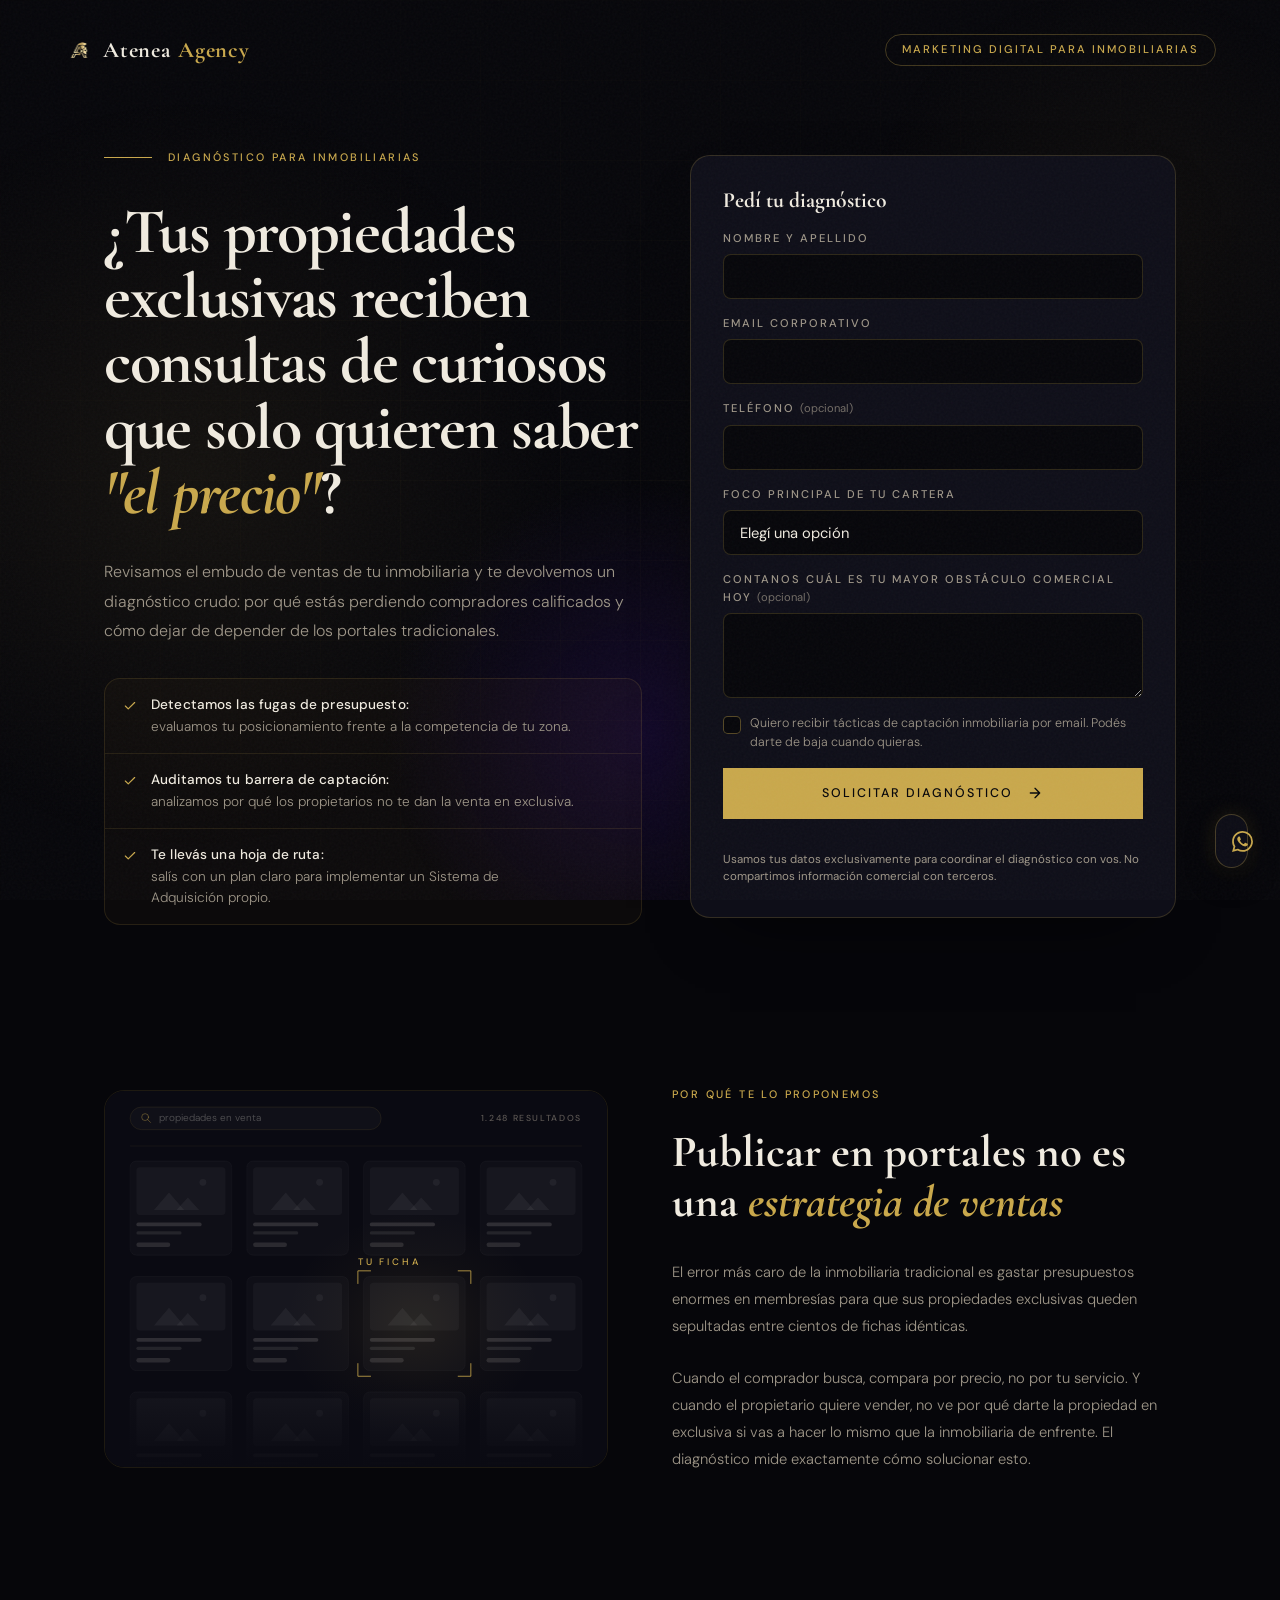
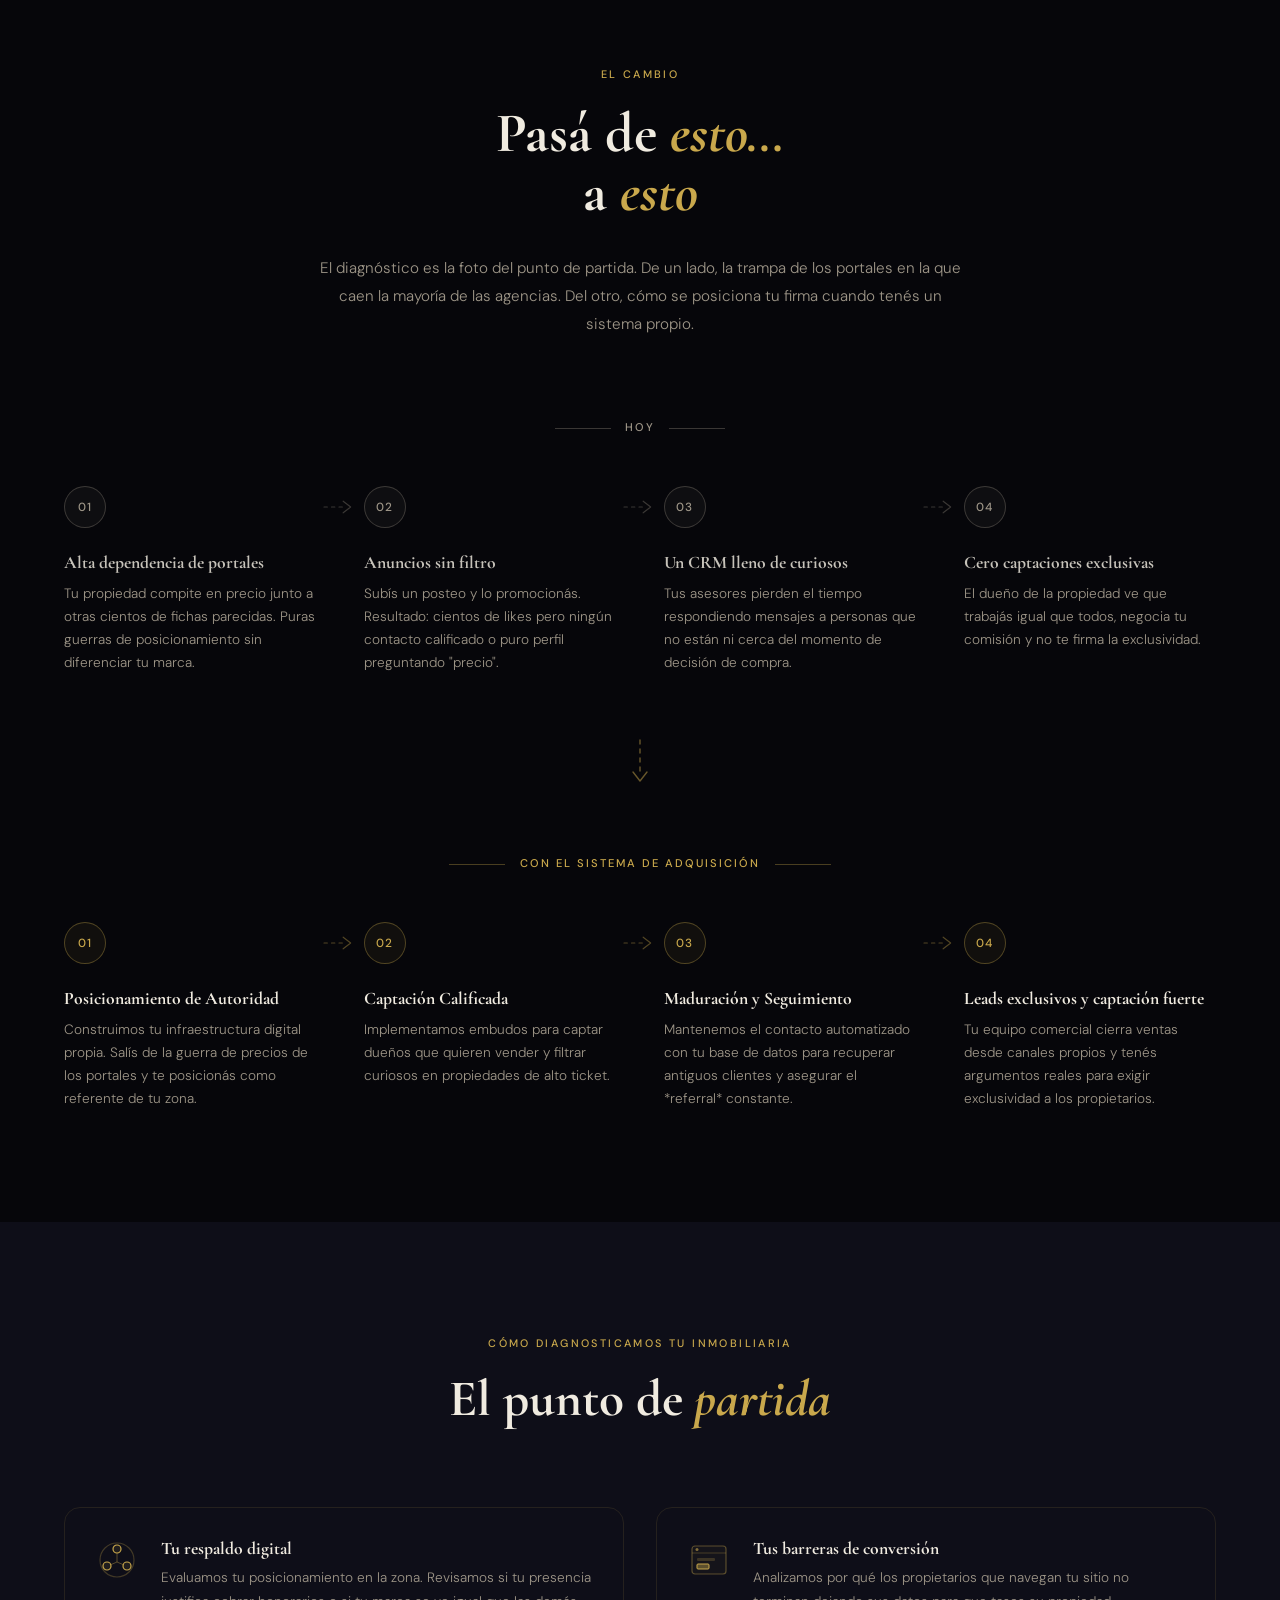
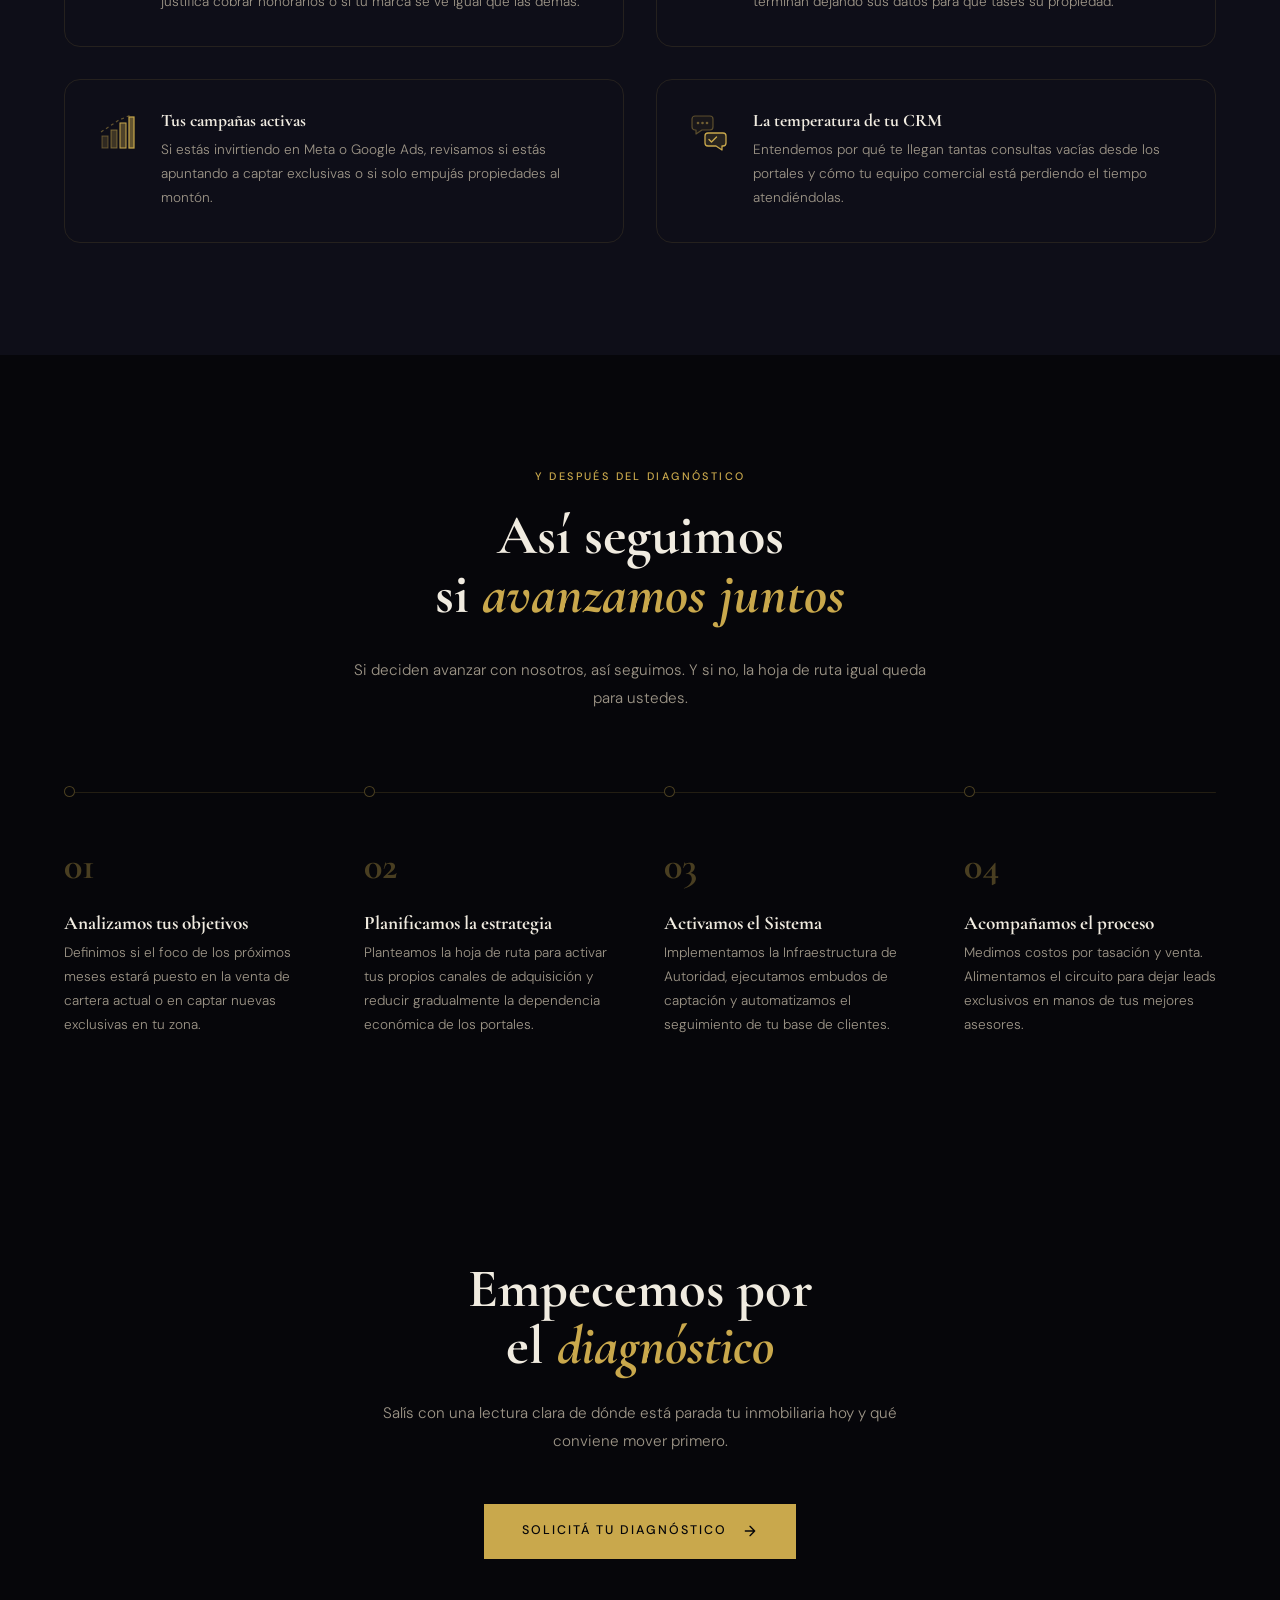
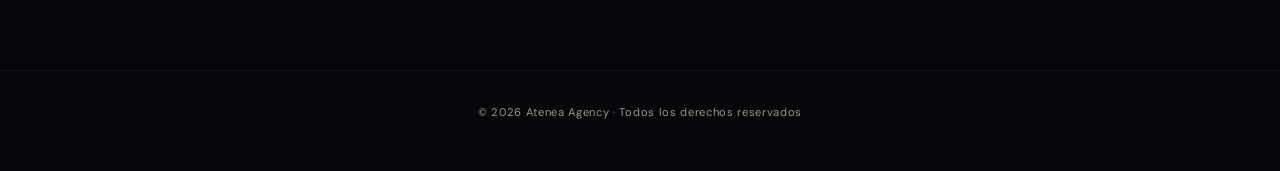
<file: diagnostico-inmobiliarias.html>
<!DOCTYPE html>
<html lang="es">

<head>
    <meta charset="UTF-8">
    <meta name="viewport" content="width=device-width, initial-scale=1.0">
    <meta name="robots" content="noindex, follow">
    <meta name="description"
        content="Diagnóstico de embudos para inmobiliarias. Descubrí por qué perdés compradores calificados y cómo dejar de depender de los portales tradicionales.">
    <title>Diagnóstico para Inmobiliarias — Atenea Agency</title>

    <link rel="icon" type="image/svg+xml" href="assets/img/logo/favicon.svg">

    <link rel="preconnect" href="https://fonts.googleapis.com">
    <link rel="preconnect" href="https://fonts.gstatic.com" crossorigin>
    <link rel="preload" as="style"
        href="https://fonts.googleapis.com/css2?family=Cormorant+Garamond:ital,wght@0,300;0,700;1,700&family=DM+Sans:wght@300;400;500&display=swap">
    <link rel="stylesheet"
        href="https://fonts.googleapis.com/css2?family=Cormorant+Garamond:ital,wght@0,300;0,700;1,700&family=DM+Sans:wght@300;400;500&display=swap"
        media="print" onload="this.media='all'">
    <noscript>
        <link rel="stylesheet"
            href="https://fonts.googleapis.com/css2?family=Cormorant+Garamond:ital,wght@0,300;0,700;1,700&family=DM+Sans:wght@300;400;500&display=swap">
    </noscript>
    <link rel="stylesheet" href="css/styles.css" fetchpriority="high">
</head>

<body>

    <div id="cursor"></div>
    <div id="cursorRing"></div>

    <div class="parallax-scene" aria-hidden="true">
        <div class="layer" id="layer1">
            <div class="orb-1"></div>
            <div class="orb-3"></div>
        </div>
        <div class="layer" id="layer2">
            <div class="orb-2"></div>
            <div class="grid-bg"></div>
        </div>
    </div>

    <header class="lp-bar">
        <div class="lp-bar__logo"><img class="logo-icon" src="assets/img/logo/logo_mark.webp" alt="" width="512"
                height="512">Atenea<em>Agency</em></div>
        <span class="lp-bar__tag">Marketing digital para inmobiliarias</span>
    </header>

    <main>

        <section class="lp-hero" aria-labelledby="lp-title">
            <div class="lp-hero__text">
                <p class="lp-hero__kicker">
                    <span class="hero__kicker-line"></span>
                    Diagnóstico para Inmobiliarias
                </p>

                <h1 class="lp-hero__title" id="lp-title">¿Tus propiedades exclusivas reciben consultas de curiosos que
                    solo quieren saber <em>"el precio"</em>?</h1>

                <p class="lp-hero__lead">
                    Revisamos el embudo de ventas de tu inmobiliaria y te devolvemos un diagnóstico crudo: por qué estás
                    perdiendo compradores calificados y cómo dejar de depender de los portales tradicionales.
                </p>

                <ul class="lp-hero__points">
                    <li>
                        <svg viewBox="0 0 24 24" fill="none" stroke="currentColor" stroke-width="2"
                            stroke-linecap="round" stroke-linejoin="round" aria-hidden="true">
                            <path d="M20 6 9 17l-5-5" />
                        </svg>
                        <span class="lp-hero__point">
                          <strong>Detectamos las fugas de presupuesto:</strong>
                          <span>evaluamos tu posicionamiento frente a la competencia de tu zona.</span>
                        </span>
                    </li>
                    <li>
                        <svg viewBox="0 0 24 24" fill="none" stroke="currentColor" stroke-width="2"
                            stroke-linecap="round" stroke-linejoin="round" aria-hidden="true">
                            <path d="M20 6 9 17l-5-5" />
                        </svg>
                        <span class="lp-hero__point">
                          <strong>Auditamos tu barrera de captación:</strong>
                          <span>analizamos por qué los propietarios no te dan la venta en exclusiva.</span>
                        </span>
                    </li>
                    <li>
                        <svg viewBox="0 0 24 24" fill="none" stroke="currentColor" stroke-width="2"
                            stroke-linecap="round" stroke-linejoin="round" aria-hidden="true">
                            <path d="M20 6 9 17l-5-5" />
                        </svg>
                        <span class="lp-hero__point">
                          <strong>Te llevás una hoja de ruta:</strong>
                          <span>salís con un plan claro para implementar un Sistema de Adquisición propio.</span>
                        </span>
                    </li>
                </ul>
            </div>

            <form class="lp-form form-panel js-contact-form" id="form" data-origen="Landing Diagnostico Inmobiliarias"
                novalidate>
                <div class="form__honeypot" aria-hidden="true">
                    <label for="lpWeb">No completar este campo</label>
                    <input type="text" id="lpWeb" name="website" tabindex="-1" autocomplete="off">
                </div>

                <h2 class="lp-form__title">Pedí tu diagnóstico</h2>

                <div class="form__group">
                    <label class="form__label" for="lpNombre">Nombre y apellido</label>
                    <input class="form__input" type="text" id="lpNombre" name="nombre" autocomplete="name" required>
                </div>

                <div class="form__group">
                    <label class="form__label" for="lpEmail">Email corporativo</label>
                    <input class="form__input" type="email" id="lpEmail" name="email" autocomplete="email" required>
                </div>

                <div class="form__group">
                    <label class="form__label" for="lpTelefono">Teléfono <span class="form__optional">(opcional)</span></label>
                    <input class="form__input" type="tel" id="lpTelefono" name="telefono" autocomplete="tel" inputmode="tel"
                        pattern="\+?[0-9]{8,15}" maxlength="16"
                        title="Ingresá solo números, sin espacios ni guiones. Podés anteponer + si es un número del exterior.">
                </div>

                <div class="form__group">
                    <label class="form__label" for="lpProyecto">Foco principal de tu cartera</label>
                    <select class="form__input form__select" id="lpProyecto" name="proyecto" required>
                        <option value="" disabled selected>Elegí una opción</option>
                        <option value="usados">Propiedades usadas (cartera general)</option>
                        <option value="emprendimientos">Emprendimientos / A estrenar</option>
                        <option value="captaciones">Busco enfocarme en captación de exclusivas</option>
                        <option value="otro">Otro</option>
                    </select>
                </div>

                <div class="form__group">
                    <label class="form__label" for="lpMensaje">Contanos cuál es tu mayor obstáculo comercial hoy
                        <span class="form__optional">(opcional)</span></label>
                    <textarea class="form__input form__textarea" id="lpMensaje" name="mensaje" rows="3"></textarea>
                </div>

                <label class="form__check">
                    <input type="checkbox" id="lpSuscripcion" name="suscripcion" value="si">
                    <span class="form__check-box" aria-hidden="true"></span>
                    <span>Quiero recibir tácticas de captación inmobiliaria por email. Podés darte de baja cuando
                        quieras.</span>
                </label>

                <button class="btn-primary form__submit" type="submit">
                    <span>Solicitar diagnóstico</span>
                    <svg width="16" height="16" viewBox="0 0 24 24" fill="none" stroke="currentColor" stroke-width="2"
                        stroke-linecap="round" stroke-linejoin="round" aria-hidden="true">
                        <path d="M5 12h14M12 5l7 7-7 7" />
                    </svg>
                </button>

                <p class="form__status js-form-status" role="status" aria-live="polite"></p>

                <p class="lp-form__note">Usamos tus datos exclusivamente para coordinar el diagnóstico con vos. No
                    compartimos información comercial con terceros.</p>
            </form>
        </section>

        <section class="split reveal" aria-labelledby="lp-mercado-title">
            <div class="split__media split__media--hide-mobile">
                <svg class="fx-svg" viewBox="0 0 800 600" role="img" preserveAspectRatio="xMidYMid slice"
                    aria-label="Grilla de fichas idénticas en un portal inmobiliario: la tuya, señalada, se ve igual que todas las demás">
                    <title>Tu ficha compite contra cientos de fichas iguales</title>

                    <defs>
                        <radialGradient id="fichaGlow" cx="50%" cy="50%" r="50%">
                            <stop offset="0%" stop-color="#C9A84C" stop-opacity="0.1" />
                            <stop offset="60%" stop-color="#C9A84C" stop-opacity="0.028" />
                            <stop offset="100%" stop-color="#C9A84C" stop-opacity="0" />
                        </radialGradient>
                        <linearGradient id="fichaFade" x1="0" y1="455" x2="0" y2="600" gradientUnits="userSpaceOnUse">
                            <stop offset="0%" stop-color="#0A0A12" stop-opacity="0" />
                            <stop offset="100%" stop-color="#0A0A12" stop-opacity="1" />
                        </linearGradient>
                    </defs>

                    <rect width="800" height="600" fill="#0A0A12" />
                    <g data-fade style="--d:1.05s">
                        <ellipse data-loop="pulse" style="--dur:5.6s; --d2:1.4s; --lo:0.45" cx="493" cy="371" rx="205"
                            ry="178" fill="url(#fichaGlow)" />
                    </g>

                    <g data-fade style="--d:0s">
                        <rect x="40" y="26" width="400" height="36" rx="18" fill="rgba(255,255,255,0.025)"
                            stroke="rgba(201,168,76,0.16)" />
                        <g fill="none" stroke="rgba(201,168,76,0.45)" stroke-width="1.3" stroke-linecap="round">
                            <circle cx="64" cy="42" r="5.5" />
                            <line x1="68" y1="46" x2="72.5" y2="50.5" />
                        </g>
                        <text x="86" y="48" fill="rgba(240,235,224,0.3)" font-family="'DM Sans', system-ui, sans-serif"
                            font-size="16" font-weight="300">propiedades en venta</text>
                        <text x="760" y="48" text-anchor="end" fill="rgba(158,150,136,0.55)"
                            font-family="'DM Sans', system-ui, sans-serif" font-size="14" font-weight="500"
                            letter-spacing="2.6">1.248
                            RESULTADOS</text>
                        <line x1="40" y1="88" x2="760" y2="88" stroke="rgba(201,168,76,0.1)" stroke-width="1" />
                    </g>

                    <g class="fx-svg__grid">
                        <g data-fade style="--d:0.120s">
                            <rect x="40" y="112" width="162" height="150" rx="10" fill="rgba(255,255,255,0.018)"
                                stroke="rgba(255,255,255,0.055)" />
                            <rect x="50" y="122" width="142" height="76" rx="6" fill="rgba(255,255,255,0.035)" />
                            <g fill="rgba(255,255,255,0.05)">
                                <path d="M78 190 L102 162 L126 190 Z" />
                                <path d="M114 190 L132 170 L150 190 Z" />
                                <circle cx="156" cy="146" r="5.5" />
                            </g>
                            <rect x="50" y="210" width="104" height="6" rx="3" fill="rgba(240,235,224,0.14)" />
                            <rect x="50" y="224" width="72" height="5" rx="2.5" fill="rgba(240,235,224,0.09)" />
                            <rect x="50" y="242" width="54" height="7" rx="3.5" fill="rgba(240,235,224,0.12)" />
                        </g>
                        <g data-fade style="--d:0.165s">
                            <rect x="226" y="112" width="162" height="150" rx="10" fill="rgba(255,255,255,0.018)"
                                stroke="rgba(255,255,255,0.055)" />
                            <rect x="236" y="122" width="142" height="76" rx="6" fill="rgba(255,255,255,0.035)" />
                            <g fill="rgba(255,255,255,0.05)">
                                <path d="M264 190 L288 162 L312 190 Z" />
                                <path d="M300 190 L318 170 L336 190 Z" />
                                <circle cx="342" cy="146" r="5.5" />
                            </g>
                            <rect x="236" y="210" width="104" height="6" rx="3" fill="rgba(240,235,224,0.14)" />
                            <rect x="236" y="224" width="72" height="5" rx="2.5" fill="rgba(240,235,224,0.09)" />
                            <rect x="236" y="242" width="54" height="7" rx="3.5" fill="rgba(240,235,224,0.12)" />
                        </g>
                        <g data-fade style="--d:0.210s">
                            <rect x="412" y="112" width="162" height="150" rx="10" fill="rgba(255,255,255,0.018)"
                                stroke="rgba(255,255,255,0.055)" />
                            <rect x="422" y="122" width="142" height="76" rx="6" fill="rgba(255,255,255,0.035)" />
                            <g fill="rgba(255,255,255,0.05)">
                                <path d="M450 190 L474 162 L498 190 Z" />
                                <path d="M486 190 L504 170 L522 190 Z" />
                                <circle cx="528" cy="146" r="5.5" />
                            </g>
                            <rect x="422" y="210" width="104" height="6" rx="3" fill="rgba(240,235,224,0.14)" />
                            <rect x="422" y="224" width="72" height="5" rx="2.5" fill="rgba(240,235,224,0.09)" />
                            <rect x="422" y="242" width="54" height="7" rx="3.5" fill="rgba(240,235,224,0.12)" />
                        </g>
                        <g data-fade style="--d:0.255s">
                            <rect x="598" y="112" width="162" height="150" rx="10" fill="rgba(255,255,255,0.018)"
                                stroke="rgba(255,255,255,0.055)" />
                            <rect x="608" y="122" width="142" height="76" rx="6" fill="rgba(255,255,255,0.035)" />
                            <g fill="rgba(255,255,255,0.05)">
                                <path d="M636 190 L660 162 L684 190 Z" />
                                <path d="M672 190 L690 170 L708 190 Z" />
                                <circle cx="714" cy="146" r="5.5" />
                            </g>
                            <rect x="608" y="210" width="104" height="6" rx="3" fill="rgba(240,235,224,0.14)" />
                            <rect x="608" y="224" width="72" height="5" rx="2.5" fill="rgba(240,235,224,0.09)" />
                            <rect x="608" y="242" width="54" height="7" rx="3.5" fill="rgba(240,235,224,0.12)" />
                        </g>
                        <g data-fade style="--d:0.300s">
                            <rect x="40" y="296" width="162" height="150" rx="10" fill="rgba(255,255,255,0.018)"
                                stroke="rgba(255,255,255,0.055)" />
                            <rect x="50" y="306" width="142" height="76" rx="6" fill="rgba(255,255,255,0.035)" />
                            <g fill="rgba(255,255,255,0.05)">
                                <path d="M78 374 L102 346 L126 374 Z" />
                                <path d="M114 374 L132 354 L150 374 Z" />
                                <circle cx="156" cy="330" r="5.5" />
                            </g>
                            <rect x="50" y="394" width="104" height="6" rx="3" fill="rgba(240,235,224,0.14)" />
                            <rect x="50" y="408" width="72" height="5" rx="2.5" fill="rgba(240,235,224,0.09)" />
                            <rect x="50" y="426" width="54" height="7" rx="3.5" fill="rgba(240,235,224,0.12)" />
                        </g>
                        <g data-fade style="--d:0.345s">
                            <rect x="226" y="296" width="162" height="150" rx="10" fill="rgba(255,255,255,0.018)"
                                stroke="rgba(255,255,255,0.055)" />
                            <rect x="236" y="306" width="142" height="76" rx="6" fill="rgba(255,255,255,0.035)" />
                            <g fill="rgba(255,255,255,0.05)">
                                <path d="M264 374 L288 346 L312 374 Z" />
                                <path d="M300 374 L318 354 L336 374 Z" />
                                <circle cx="342" cy="330" r="5.5" />
                            </g>
                            <rect x="236" y="394" width="104" height="6" rx="3" fill="rgba(240,235,224,0.14)" />
                            <rect x="236" y="408" width="72" height="5" rx="2.5" fill="rgba(240,235,224,0.09)" />
                            <rect x="236" y="426" width="54" height="7" rx="3.5" fill="rgba(240,235,224,0.12)" />
                        </g>
                        <g data-fade style="--d:0.390s">
                            <rect x="412" y="296" width="162" height="150" rx="10" fill="rgba(255,255,255,0.018)"
                                stroke="rgba(255,255,255,0.055)" />
                            <rect x="422" y="306" width="142" height="76" rx="6" fill="rgba(255,255,255,0.035)" />
                            <g fill="rgba(255,255,255,0.05)">
                                <path d="M450 374 L474 346 L498 374 Z" />
                                <path d="M486 374 L504 354 L522 374 Z" />
                                <circle cx="528" cy="330" r="5.5" />
                            </g>
                            <rect x="422" y="394" width="104" height="6" rx="3" fill="rgba(240,235,224,0.14)" />
                            <rect x="422" y="408" width="72" height="5" rx="2.5" fill="rgba(240,235,224,0.09)" />
                            <rect x="422" y="426" width="54" height="7" rx="3.5" fill="rgba(240,235,224,0.12)" />
                        </g>
                        <g data-fade style="--d:0.435s">
                            <rect x="598" y="296" width="162" height="150" rx="10" fill="rgba(255,255,255,0.018)"
                                stroke="rgba(255,255,255,0.055)" />
                            <rect x="608" y="306" width="142" height="76" rx="6" fill="rgba(255,255,255,0.035)" />
                            <g fill="rgba(255,255,255,0.05)">
                                <path d="M636 374 L660 346 L684 374 Z" />
                                <path d="M672 374 L690 354 L708 374 Z" />
                                <circle cx="714" cy="330" r="5.5" />
                            </g>
                            <rect x="608" y="394" width="104" height="6" rx="3" fill="rgba(240,235,224,0.14)" />
                            <rect x="608" y="408" width="72" height="5" rx="2.5" fill="rgba(240,235,224,0.09)" />
                            <rect x="608" y="426" width="54" height="7" rx="3.5" fill="rgba(240,235,224,0.12)" />
                        </g>
                        <g data-fade style="--d:0.480s">
                            <rect x="40" y="480" width="162" height="150" rx="10" fill="rgba(255,255,255,0.018)"
                                stroke="rgba(255,255,255,0.055)" />
                            <rect x="50" y="490" width="142" height="76" rx="6" fill="rgba(255,255,255,0.035)" />
                            <g fill="rgba(255,255,255,0.05)">
                                <path d="M78 558 L102 530 L126 558 Z" />
                                <path d="M114 558 L132 538 L150 558 Z" />
                                <circle cx="156" cy="514" r="5.5" />
                            </g>
                            <rect x="50" y="578" width="104" height="6" rx="3" fill="rgba(240,235,224,0.14)" />
                            <rect x="50" y="592" width="72" height="5" rx="2.5" fill="rgba(240,235,224,0.09)" />
                            <rect x="50" y="610" width="54" height="7" rx="3.5" fill="rgba(240,235,224,0.12)" />
                        </g>
                        <g data-fade style="--d:0.525s">
                            <rect x="226" y="480" width="162" height="150" rx="10" fill="rgba(255,255,255,0.018)"
                                stroke="rgba(255,255,255,0.055)" />
                            <rect x="236" y="490" width="142" height="76" rx="6" fill="rgba(255,255,255,0.035)" />
                            <g fill="rgba(255,255,255,0.05)">
                                <path d="M264 558 L288 530 L312 558 Z" />
                                <path d="M300 558 L318 538 L336 558 Z" />
                                <circle cx="342" cy="514" r="5.5" />
                            </g>
                            <rect x="236" y="578" width="104" height="6" rx="3" fill="rgba(240,235,224,0.14)" />
                            <rect x="236" y="592" width="72" height="5" rx="2.5" fill="rgba(240,235,224,0.09)" />
                            <rect x="236" y="610" width="54" height="7" rx="3.5" fill="rgba(240,235,224,0.12)" />
                        </g>
                        <g data-fade style="--d:0.570s">
                            <rect x="412" y="480" width="162" height="150" rx="10" fill="rgba(255,255,255,0.018)"
                                stroke="rgba(255,255,255,0.055)" />
                            <rect x="422" y="490" width="142" height="76" rx="6" fill="rgba(255,255,255,0.035)" />
                            <g fill="rgba(255,255,255,0.05)">
                                <path d="M450 558 L474 530 L498 558 Z" />
                                <path d="M486 558 L504 538 L522 558 Z" />
                                <circle cx="528" cy="514" r="5.5" />
                            </g>
                            <rect x="422" y="578" width="104" height="6" rx="3" fill="rgba(240,235,224,0.14)" />
                            <rect x="422" y="592" width="72" height="5" rx="2.5" fill="rgba(240,235,224,0.09)" />
                            <rect x="422" y="610" width="54" height="7" rx="3.5" fill="rgba(240,235,224,0.12)" />
                        </g>
                        <g data-fade style="--d:0.615s">
                            <rect x="598" y="480" width="162" height="150" rx="10" fill="rgba(255,255,255,0.018)"
                                stroke="rgba(255,255,255,0.055)" />
                            <rect x="608" y="490" width="142" height="76" rx="6" fill="rgba(255,255,255,0.035)" />
                            <g fill="rgba(255,255,255,0.05)">
                                <path d="M636 558 L660 530 L684 558 Z" />
                                <path d="M672 558 L690 538 L708 558 Z" />
                                <circle cx="714" cy="514" r="5.5" />
                            </g>
                            <rect x="608" y="578" width="104" height="6" rx="3" fill="rgba(240,235,224,0.14)" />
                            <rect x="608" y="592" width="72" height="5" rx="2.5" fill="rgba(240,235,224,0.09)" />
                            <rect x="608" y="610" width="54" height="7" rx="3.5" fill="rgba(240,235,224,0.12)" />
                        </g>
                    </g>

                    <g class="fx-svg__mark">
                        <path d="M423 287 L403 287 L403 307" data-draw style="--d:0.85s; --len:40" stroke-dasharray="40"
                            stroke-dashoffset="40" fill="none" stroke="#C9A84C" stroke-width="1.3"
                            stroke-linecap="square" />
                        <path d="M563 287 L583 287 L583 307" data-draw style="--d:0.91s; --len:40" stroke-dasharray="40"
                            stroke-dashoffset="40" fill="none" stroke="#C9A84C" stroke-width="1.3"
                            stroke-linecap="square" />
                        <path d="M583 435 L583 455 L563 455" data-draw style="--d:0.97s; --len:40" stroke-dasharray="40"
                            stroke-dashoffset="40" fill="none" stroke="#C9A84C" stroke-width="1.3"
                            stroke-linecap="square" />
                        <path d="M423 455 L403 455 L403 435" data-draw style="--d:1.03s; --len:40" stroke-dasharray="40"
                            stroke-dashoffset="40" fill="none" stroke="#C9A84C" stroke-width="1.3"
                            stroke-linecap="square" />
                        <text x="403" y="277" data-fade style="--d:1.1s" fill="#C9A84C"
                            font-family="'DM Sans', system-ui, sans-serif" font-size="15" font-weight="500"
                            letter-spacing="4.5">TU
                            FICHA</text>
                    </g>

                    <rect x="0" y="455" width="800" height="145" fill="url(#fichaFade)" />
                </svg>
            </div>
            <div class="split__text">
                <p class="split__label">Por qué te lo proponemos</p>
                <h2 class="split__title" id="lp-mercado-title">Publicar en portales no es<br>una <em>estrategia de
                        ventas</em></h2>
                <p class="split__body">
                    El error más caro de la inmobiliaria tradicional es gastar presupuestos enormes en membresías para
                    que sus propiedades exclusivas queden sepultadas entre cientos de fichas idénticas.
                </p>
                <p class="split__body">
                    Cuando el comprador busca, compara por precio, no por tu servicio. Y cuando el propietario quiere
                    vender, no ve por qué darte la propiedad en exclusiva si vas a hacer lo mismo que la inmobiliaria de
                    enfrente. El diagnóstico mide exactamente cómo solucionar esto.
                </p>
            </div>
        </section>

        <section class="shift" aria-labelledby="lp-shift-title">
            <div class="shift__header reveal">
                <p class="shift__label">El cambio</p>
                <h2 class="shift__title" id="lp-shift-title">Pasá de <em>esto…</em><br>a <em>esto</em></h2>
                <p class="shift__intro">
                    El diagnóstico es la foto del punto de partida. De un lado, la trampa de los portales en la que caen
                    la mayoría de
                    las agencias. Del otro, cómo se posiciona tu firma cuando tenés un sistema propio.
                </p>
            </div>

            <div class="shift__stage shift__stage--before reveal">
                <p class="shift__stage-label">Hoy</p>
                <ol class="steps steps--muted">
                    <li class="steps__item">
                        <span class="steps__num">01</span>
                        <h3 class="steps__title">Alta dependencia de portales</h3>
                        <p class="steps__desc">Tu propiedad compite en precio junto a otras cientos de fichas parecidas.
                            Puras guerras de posicionamiento sin diferenciar tu marca.</p>
                        <svg class="steps__arrow" viewBox="0 0 40 24" fill="none" aria-hidden="true">
                            <path d="M2 12 H28" stroke="currentColor" stroke-width="1.4" stroke-dasharray="4 5"
                                stroke-linecap="round" />
                            <path d="M25 5 L34 12 L25 19" stroke="currentColor" stroke-width="1.4"
                                stroke-linecap="round" stroke-linejoin="round" />
                        </svg>
                    </li>
                    <li class="steps__item">
                        <span class="steps__num">02</span>
                        <h3 class="steps__title">Anuncios sin filtro</h3>
                        <p class="steps__desc">Subís un posteo y lo promocionás. Resultado: cientos de likes pero ningún
                            contacto calificado o puro perfil preguntando "precio".</p>
                        <svg class="steps__arrow" viewBox="0 0 40 24" fill="none" aria-hidden="true">
                            <path d="M2 12 H28" stroke="currentColor" stroke-width="1.4" stroke-dasharray="4 5"
                                stroke-linecap="round" />
                            <path d="M25 5 L34 12 L25 19" stroke="currentColor" stroke-width="1.4"
                                stroke-linecap="round" stroke-linejoin="round" />
                        </svg>
                    </li>
                    <li class="steps__item">
                        <span class="steps__num">03</span>
                        <h3 class="steps__title">Un CRM lleno de curiosos</h3>
                        <p class="steps__desc">Tus asesores pierden el tiempo respondiendo mensajes a personas que no
                            están ni cerca del momento de decisión de compra.</p>
                        <svg class="steps__arrow" viewBox="0 0 40 24" fill="none" aria-hidden="true">
                            <path d="M2 12 H28" stroke="currentColor" stroke-width="1.4" stroke-dasharray="4 5"
                                stroke-linecap="round" />
                            <path d="M25 5 L34 12 L25 19" stroke="currentColor" stroke-width="1.4"
                                stroke-linecap="round" stroke-linejoin="round" />
                        </svg>
                    </li>
                    <li class="steps__item">
                        <span class="steps__num">04</span>
                        <h3 class="steps__title">Cero captaciones exclusivas</h3>
                        <p class="steps__desc">El dueño de la propiedad ve que trabajás igual que todos, negocia tu
                            comisión y no te firma la exclusividad.</p>
                    </li>
                </ol>
            </div>

            <div class="shift__pivot reveal" aria-hidden="true">
                <svg viewBox="0 0 24 52" fill="none" xmlns="http://www.w3.org/2000/svg">
                    <path d="M12 2 V36" stroke="currentColor" stroke-width="1.4" stroke-dasharray="4 5"
                        stroke-linecap="round" />
                    <path d="M5 34 L12 43 L19 34" stroke="currentColor" stroke-width="1.4" stroke-linecap="round"
                        stroke-linejoin="round" />
                </svg>
            </div>

            <div class="shift__stage shift__stage--after reveal">
                <p class="shift__stage-label">Con el Sistema de Adquisición</p>
                <ol class="steps">
                    <li class="steps__item">
                        <span class="steps__num">01</span>
                        <h3 class="steps__title">Posicionamiento de Autoridad</h3>
                        <p class="steps__desc">Construimos tu infraestructura digital propia. Salís de la guerra de
                            precios de los portales y te posicionás como referente de tu zona.</p>
                        <svg class="steps__arrow" viewBox="0 0 40 24" fill="none" aria-hidden="true">
                            <path d="M2 12 H28" stroke="currentColor" stroke-width="1.4" stroke-dasharray="4 5"
                                stroke-linecap="round" />
                            <path d="M25 5 L34 12 L25 19" stroke="currentColor" stroke-width="1.4"
                                stroke-linecap="round" stroke-linejoin="round" />
                        </svg>
                    </li>
                    <li class="steps__item">
                        <span class="steps__num">02</span>
                        <h3 class="steps__title">Captación Calificada</h3>
                        <p class="steps__desc">Implementamos embudos para captar dueños que quieren vender y filtrar
                            curiosos en propiedades de alto ticket.</p>
                        <svg class="steps__arrow" viewBox="0 0 40 24" fill="none" aria-hidden="true">
                            <path d="M2 12 H28" stroke="currentColor" stroke-width="1.4" stroke-dasharray="4 5"
                                stroke-linecap="round" />
                            <path d="M25 5 L34 12 L25 19" stroke="currentColor" stroke-width="1.4"
                                stroke-linecap="round" stroke-linejoin="round" />
                        </svg>
                    </li>
                    <li class="steps__item">
                        <span class="steps__num">03</span>
                        <h3 class="steps__title">Maduración y Seguimiento</h3>
                        <p class="steps__desc">Mantenemos el contacto automatizado con tu base de datos para recuperar
                            antiguos clientes y asegurar el *referral* constante.</p>
                        <svg class="steps__arrow" viewBox="0 0 40 24" fill="none" aria-hidden="true">
                            <path d="M2 12 H28" stroke="currentColor" stroke-width="1.4" stroke-dasharray="4 5"
                                stroke-linecap="round" />
                            <path d="M25 5 L34 12 L25 19" stroke="currentColor" stroke-width="1.4"
                                stroke-linecap="round" stroke-linejoin="round" />
                        </svg>
                    </li>
                    <li class="steps__item">
                        <span class="steps__num">04</span>
                        <h3 class="steps__title">Leads exclusivos y captación fuerte</h3>
                        <p class="steps__desc">Tu equipo comercial cierra ventas desde canales propios y tenés
                            argumentos reales para exigir exclusividad a los propietarios.</p>
                    </li>
                </ol>
            </div>
        </section>

        <section class="lp-check reveal" aria-labelledby="incluye-title">
            <div class="lp-check__header">
                <p class="lp-check__label">Cómo diagnosticamos tu inmobiliaria</p>
                <h2 class="lp-check__title" id="incluye-title">El punto de <em>partida</em></h2>
            </div>

            <div class="lp-check__grid">
                <article class="lp-check__item">
                    <div class="lp-check__icon" aria-hidden="true">
                        <svg viewBox="0 0 40 40" fill="none" xmlns="http://www.w3.org/2000/svg">
                            <circle cx="20" cy="20" r="17" stroke="rgba(201,168,76,0.28)" stroke-width="1.2" />
                            <circle cx="20" cy="9" r="4" stroke="#C9A84C" stroke-width="1.2"
                                fill="rgba(201,168,76,0.1)" />
                            <circle cx="30" cy="26" r="4" stroke="#C9A84C" stroke-width="1.2"
                                fill="rgba(201,168,76,0.1)" />
                            <circle cx="10" cy="26" r="4" stroke="#C9A84C" stroke-width="1.2"
                                fill="rgba(201,168,76,0.1)" />
                            <path d="M20 13v9m0 0-7 3m7-3 7 3" stroke="rgba(201,168,76,0.4)" stroke-width="1" />
                        </svg>
                    </div>
                    <div>
                        <h3 class="lp-check__item-title">Tu respaldo digital</h3>
                        <p class="lp-check__item-desc">Evaluamos tu posicionamiento en la zona. Revisamos si tu
                            presencia justifica cobrar honorarios o si tu marca se ve igual que las demás.</p>
                    </div>
                </article>

                <article class="lp-check__item">
                    <div class="lp-check__icon" aria-hidden="true">
                        <svg viewBox="0 0 40 40" fill="none" xmlns="http://www.w3.org/2000/svg">
                            <rect x="3" y="6" width="34" height="28" rx="3" stroke="rgba(201,168,76,0.4)"
                                stroke-width="1.2" fill="rgba(201,168,76,0.04)" />
                            <line x1="3" y1="13" x2="37" y2="13" stroke="rgba(201,168,76,0.28)" stroke-width="1" />
                            <circle cx="8" cy="9.5" r="1.5" fill="rgba(201,168,76,0.6)" />
                            <rect x="8" y="18" width="18" height="3" rx="1" fill="rgba(201,168,76,0.22)" />
                            <rect x="8" y="24" width="12" height="5" rx="1" fill="rgba(201,168,76,0.4)" stroke="#C9A84C"
                                stroke-width="1" />
                        </svg>
                    </div>
                    <div>
                        <h3 class="lp-check__item-title">Tus barreras de conversión</h3>
                        <p class="lp-check__item-desc">Analizamos por qué los propietarios que navegan tu sitio no
                            terminan dejando sus datos para que tases su propiedad.</p>
                    </div>
                </article>

                <article class="lp-check__item">
                    <div class="lp-check__icon" aria-hidden="true">
                        <svg viewBox="0 0 40 40" fill="none" xmlns="http://www.w3.org/2000/svg">
                            <rect x="5" y="24" width="6" height="12" fill="rgba(201,168,76,0.18)"
                                stroke="rgba(201,168,76,0.4)" stroke-width="1" />
                            <rect x="14" y="18" width="6" height="18" fill="rgba(201,168,76,0.26)"
                                stroke="rgba(201,168,76,0.5)" stroke-width="1" />
                            <rect x="23" y="11" width="6" height="25" fill="rgba(201,168,76,0.34)" stroke="#C9A84C"
                                stroke-width="1" />
                            <rect x="32" y="5" width="5" height="31" fill="rgba(201,168,76,0.45)" stroke="#C9A84C"
                                stroke-width="1.2" />
                            <path d="M4 20 13 14 22 8 34 3" stroke="rgba(201,168,76,0.45)" stroke-width="1.2"
                                stroke-dasharray="3 3" />
                        </svg>
                    </div>
                    <div>
                        <h3 class="lp-check__item-title">Tus campañas activas</h3>
                        <p class="lp-check__item-desc">Si estás invirtiendo en Meta o Google Ads, revisamos si estás
                            apuntando a captar exclusivas o si solo empujás propiedades al montón.</p>
                    </div>
                </article>

                <article class="lp-check__item">
                    <div class="lp-check__icon" aria-hidden="true">
                        <svg viewBox="0 0 40 40" fill="none" xmlns="http://www.w3.org/2000/svg">
                            <path d="M6 4h15a3 3 0 0 1 3 3v8a3 3 0 0 1-3 3h-8l-6 4v-4H6a3 3 0 0 1-3-3V7a3 3 0 0 1 3-3Z"
                                fill="rgba(201,168,76,0.06)" stroke="rgba(201,168,76,0.4)" stroke-width="1.2"
                                stroke-linejoin="round" />
                            <circle cx="9" cy="11" r="1.3" fill="rgba(201,168,76,0.5)" />
                            <circle cx="13.5" cy="11" r="1.3" fill="rgba(201,168,76,0.5)" />
                            <circle cx="18" cy="11" r="1.3" fill="rgba(201,168,76,0.5)" />
                            <path d="M34 21H19a3 3 0 0 0-3 3v7a3 3 0 0 0 3 3h8l6 4v-4h1a3 3 0 0 0 3-3v-7a3 3 0 0 0-3-3Z"
                                fill="rgba(201,168,76,0.14)" stroke="#C9A84C" stroke-width="1.3"
                                stroke-linejoin="round" />
                            <path d="m20 27.5 2.5 2.5 5-5" stroke="#C9A84C" stroke-width="1.4" stroke-linecap="round"
                                stroke-linejoin="round" />
                        </svg>
                    </div>
                    <div>
                        <h3 class="lp-check__item-title">La temperatura de tu CRM</h3>
                        <p class="lp-check__item-desc">Entendemos por qué te llegan tantas consultas vacías desde los
                            portales y cómo tu equipo comercial está perdiendo el tiempo atendiéndolas.</p>
                    </div>
                </article>
            </div>
        </section>

        <section class="process reveal" aria-labelledby="lp-proceso-title">
            <div class="process__header">
                <p class="process__label">Y después del diagnóstico</p>
                <h2 class="process__title" id="lp-proceso-title">Así seguimos<br>si <em>avanzamos juntos</em></h2>
                <p class="process__intro">
                    Si deciden avanzar con nosotros, así seguimos. Y si no, la hoja de ruta igual queda para ustedes.
                </p>
            </div>
            <div class="process__grid">
                <div class="process__item">
                    <span class="process__num">01</span>
                    <h3 class="process__item-title">Analizamos tus objetivos</h3>
                    <p class="process__item-desc">Definimos si el foco de los próximos meses estará puesto en la venta
                        de cartera actual o en captar nuevas exclusivas en tu zona.</p>
                </div>
                <div class="process__item">
                    <span class="process__num">02</span>
                    <h3 class="process__item-title">Planificamos la estrategia</h3>
                    <p class="process__item-desc">Planteamos la hoja de ruta para activar tus propios canales de
                        adquisición y reducir gradualmente la dependencia económica de los portales.</p>
                </div>
                <div class="process__item">
                    <span class="process__num">03</span>
                    <h3 class="process__item-title">Activamos el Sistema</h3>
                    <p class="process__item-desc">Implementamos la Infraestructura de Autoridad, ejecutamos embudos de
                        captación y automatizamos el seguimiento de tu base de clientes.</p>
                </div>
                <div class="process__item">
                    <span class="process__num">04</span>
                    <h3 class="process__item-title">Acompañamos el proceso</h3>
                    <p class="process__item-desc">Medimos costos por tasación y venta. Alimentamos el circuito para
                        dejar leads exclusivos en manos de tus mejores asesores.</p>
                </div>
            </div>
        </section>

        <section class="lp-close reveal" aria-labelledby="lp-cierre-title">
            <h2 class="lp-close__title" id="lp-cierre-title">Empecemos por<br>el <em>diagnóstico</em></h2>
            <p class="lp-close__lead">
                Salís con una lectura clara de dónde está parada tu inmobiliaria hoy y qué conviene mover primero.
            </p>
            <a href="#form" class="btn-primary">
                <span>Solicitá tu diagnóstico</span>
                <svg width="16" height="16" viewBox="0 0 24 24" fill="none" stroke="currentColor" stroke-width="2"
                    stroke-linecap="round" stroke-linejoin="round" aria-hidden="true">
                    <path d="M5 12h14M12 5l7 7-7 7" />
                </svg>
            </a>
        </section>
    </main>


    <footer class="lp-footer">
        <p class="lp-footer__copy">© <span class="js-year">2026</span> Atenea Agency · Todos los derechos reservados</p>
    </footer>

    <a href="https://wa.me/5491169152671" class="wa" target="_blank" rel="noopener noreferrer"
        aria-label="Escribinos por WhatsApp">
        <span class="wa__icon">
            <svg viewBox="0 0 24 24" xmlns="http://www.w3.org/2000/svg" aria-hidden="true">
                <path
                    d="M17.472 14.382c-.297-.149-1.758-.867-2.03-.967-.273-.099-.471-.148-.67.15-.197.297-.767.966-.94 1.164-.173.199-.347.223-.644.075-.297-.15-1.255-.463-2.39-1.475-.883-.788-1.48-1.761-1.653-2.059-.173-.297-.018-.458.13-.606.134-.133.298-.347.446-.52.149-.174.198-.298.298-.497.099-.198.05-.371-.025-.52-.075-.149-.669-1.612-.916-2.207-.242-.579-.487-.5-.669-.51-.173-.008-.371-.01-.57-.01-.198 0-.52.074-.792.372-.272.297-1.04 1.016-1.04 2.479 0 1.462 1.065 2.875 1.213 3.074.149.198 2.096 3.2 5.077 4.487.709.306 1.262.489 1.694.625.712.227 1.36.195 1.871.118.571-.085 1.758-.719 2.006-1.413.248-.694.248-1.289.173-1.413-.074-.124-.272-.198-.57-.347m-5.421 7.403h-.004a9.87 9.87 0 01-5.031-1.378l-.361-.214-3.741.982.998-3.648-.235-.374a9.86 9.86 0 01-1.51-5.26c.001-5.45 4.436-9.884 9.888-9.884 2.64 0 5.122 1.03 6.988 2.898a9.825 9.825 0 012.893 6.994c-.003 5.45-4.437 9.884-9.885 9.884m8.413-18.297A11.815 11.815 0 0012.05 0C5.495 0 .16 5.335.157 11.892c0 2.096.547 4.142 1.588 5.945L.057 24l6.305-1.654a11.882 11.882 0 005.683 1.448h.005c6.554 0 11.89-5.335 11.893-11.893a11.821 11.821 0 00-3.48-8.413z" />
            </svg>
        </span>
        <span class="wa__label" aria-hidden="true">Escribinos</span>
    </a>

    <script src="js/main.min.js" defer></script>
</body>

</html>
</file>
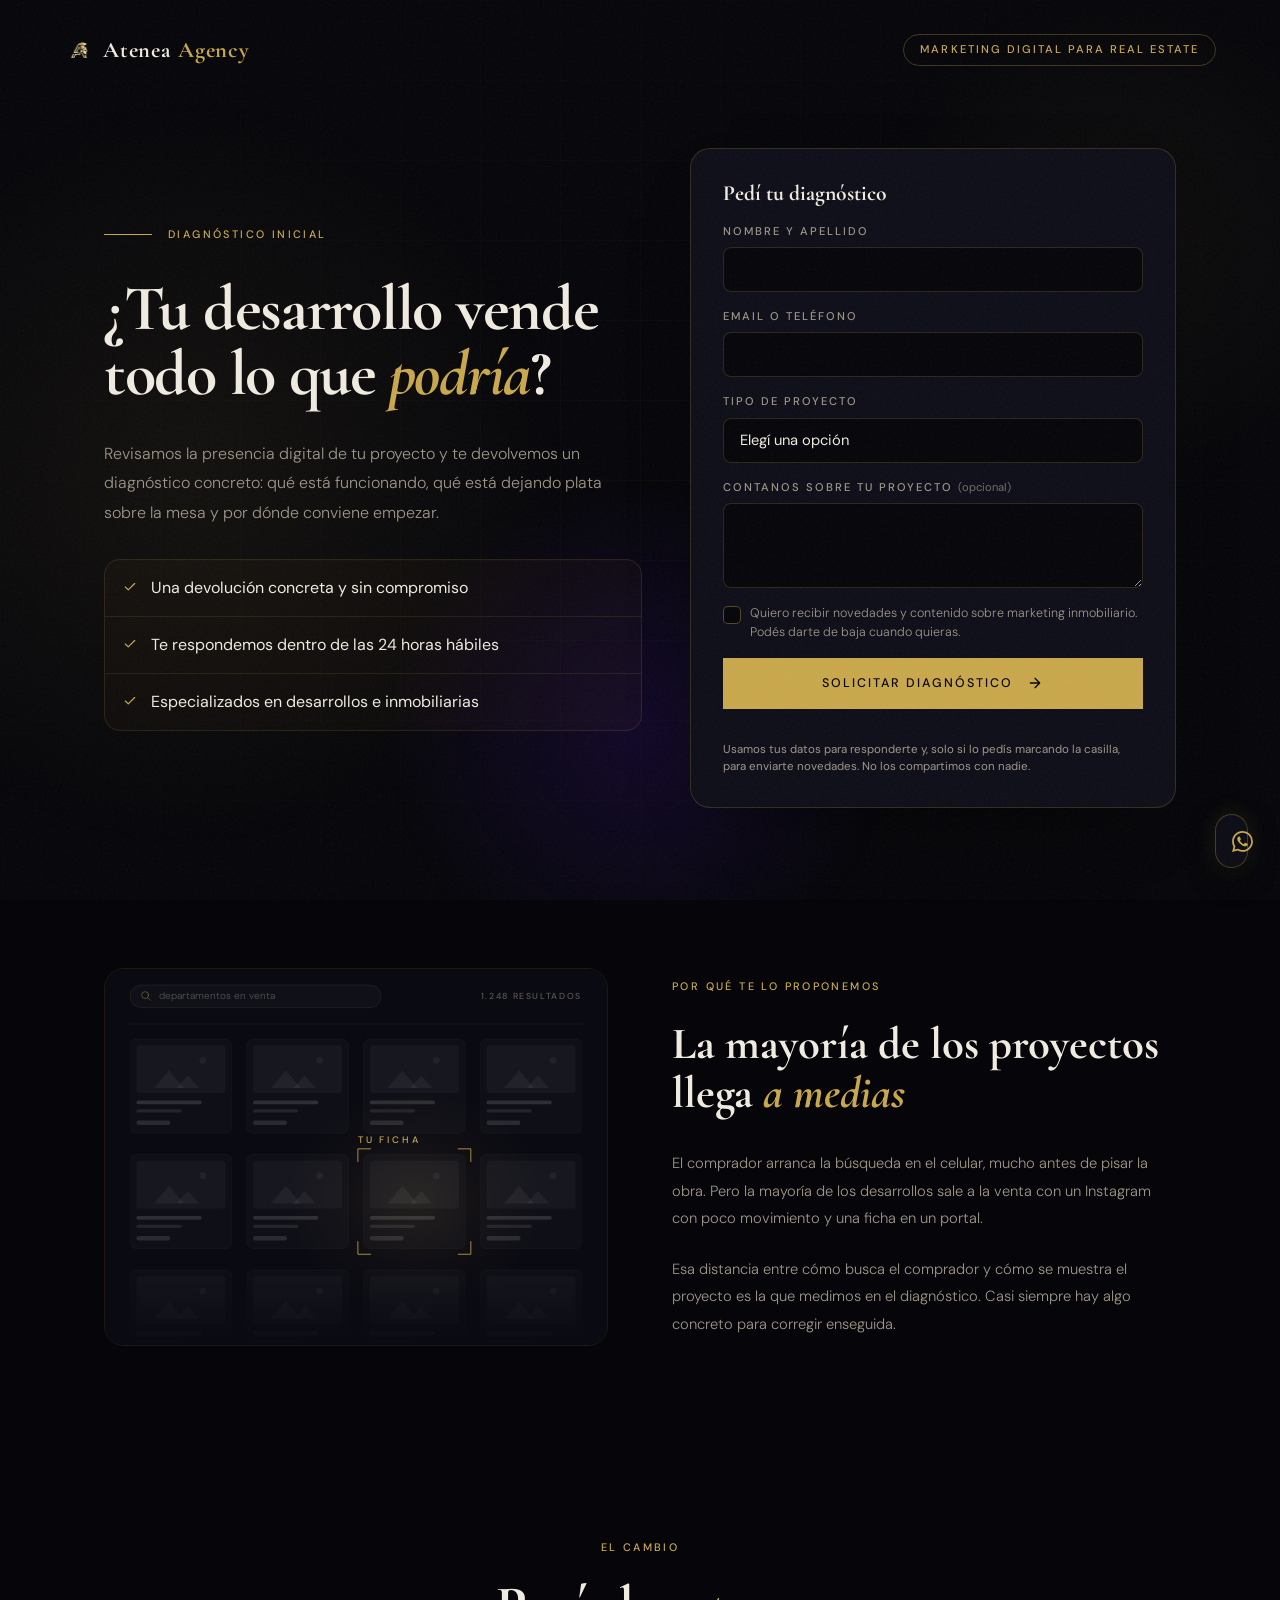
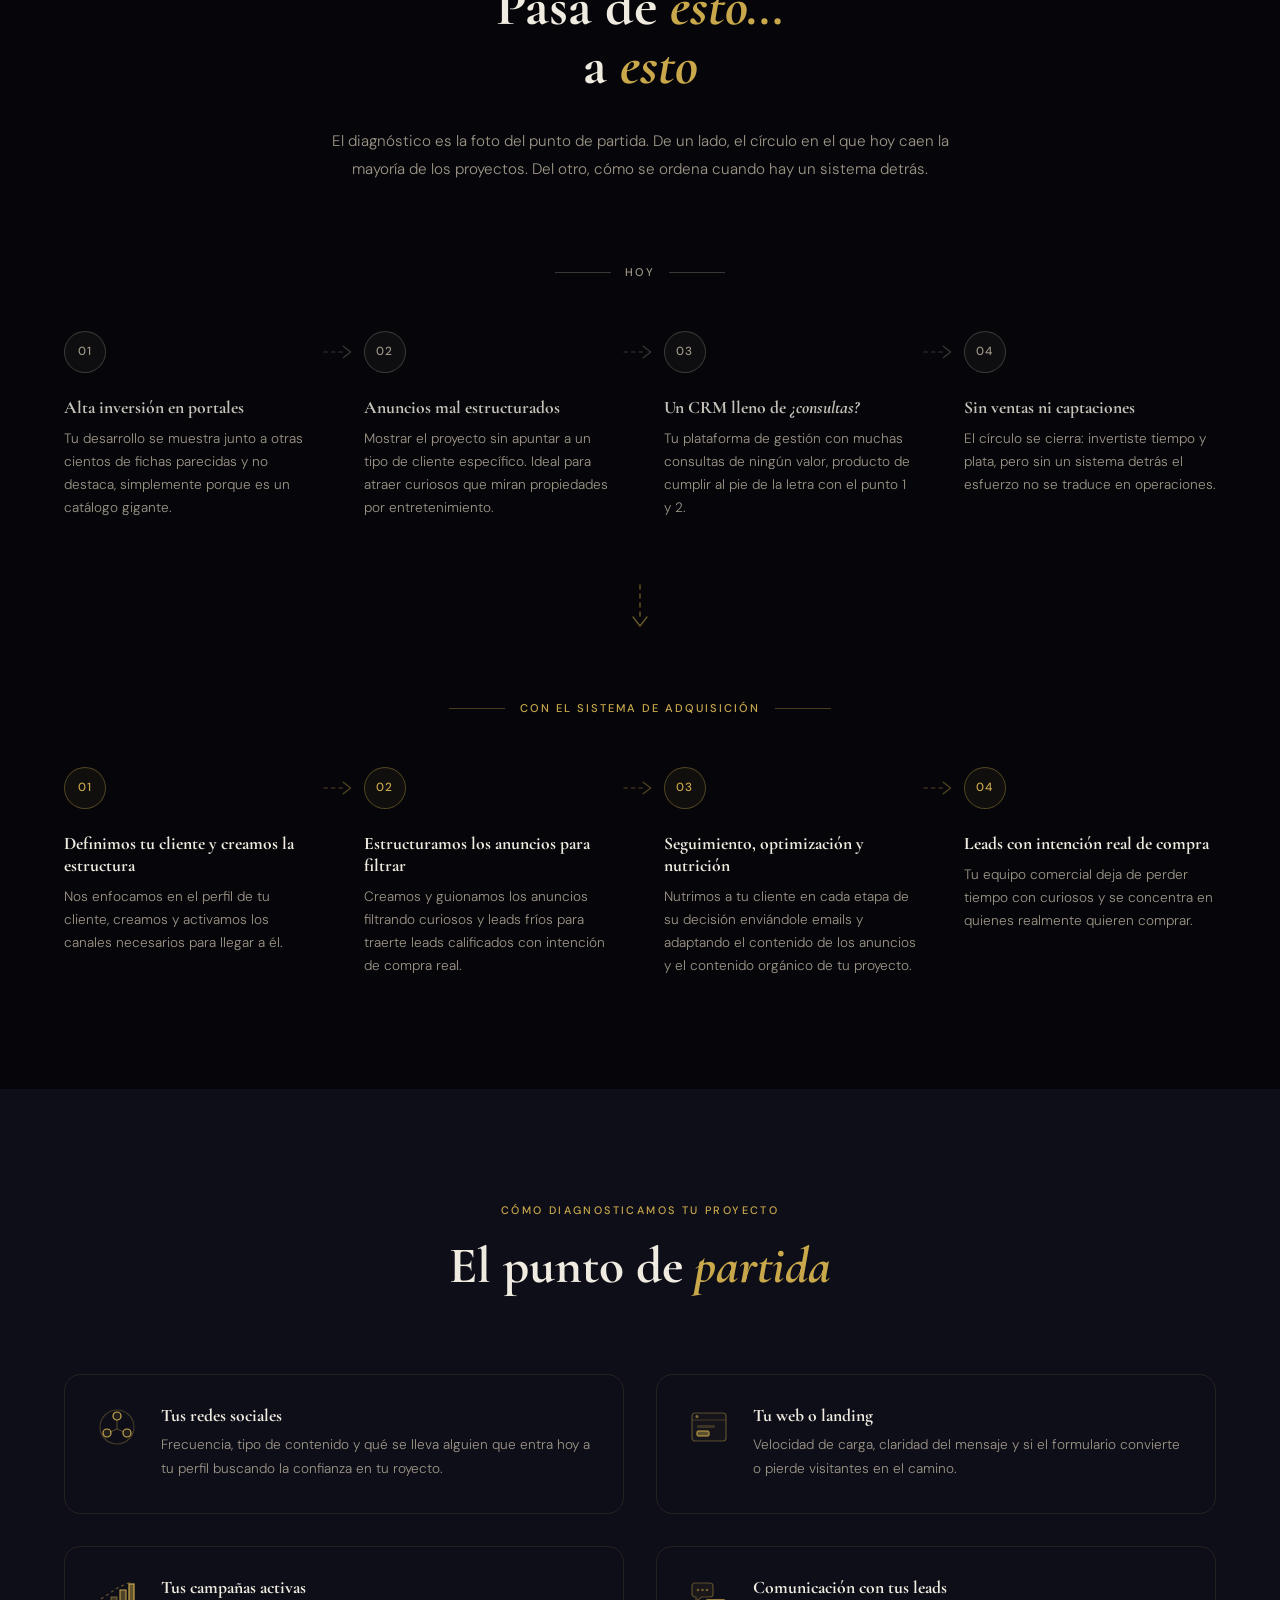
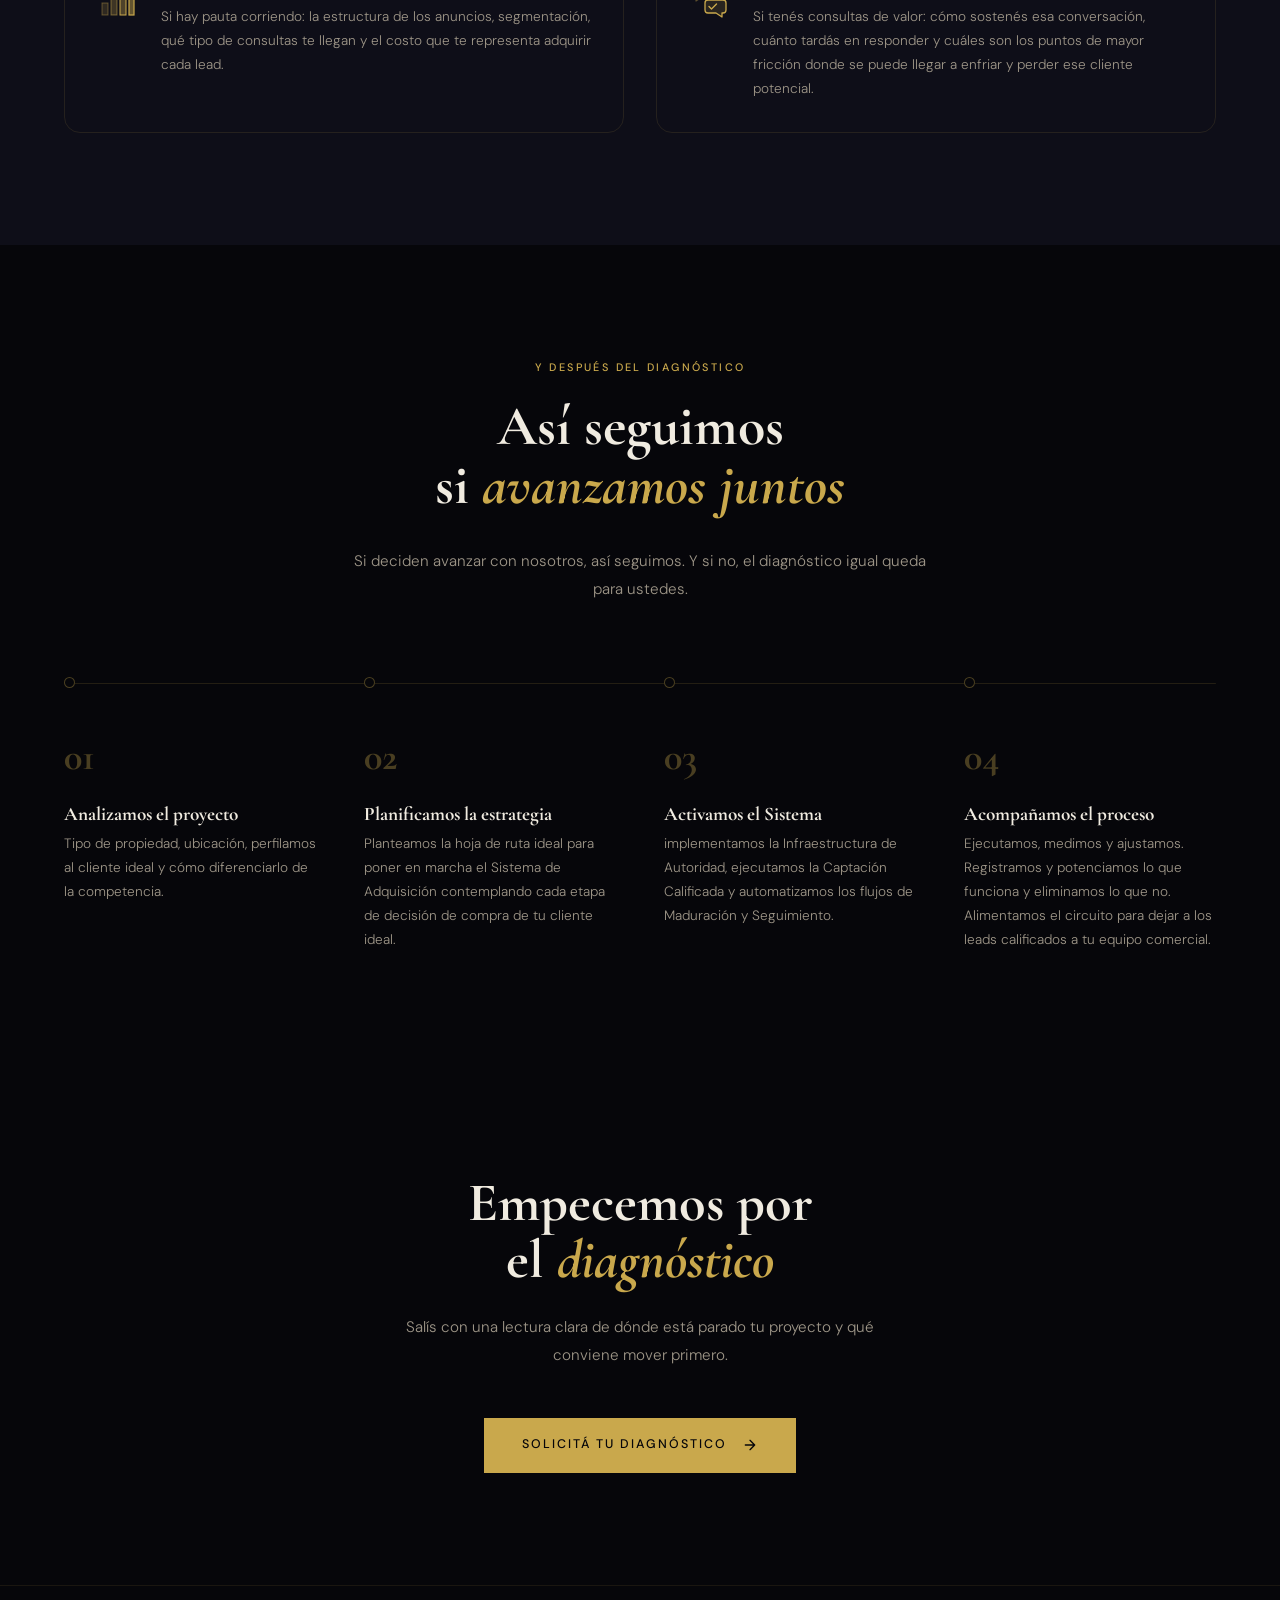
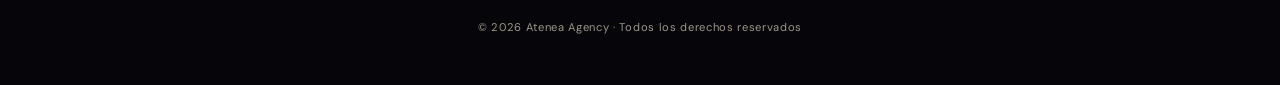
<file: diagnostico.html>
<!DOCTYPE html>
<html lang="es">

<head>
  <meta charset="UTF-8">
  <meta name="viewport" content="width=device-width, initial-scale=1.0">
  <meta name="robots" content="noindex, follow">
  <meta name="description"
    content="Diagnóstico de la presencia digital de tu desarrollo o inmobiliaria: qué está funcionando, qué no y por dónde empezar.">
  <title>Diagnóstico de tu proyecto — Atenea Agency</title>

  <link rel="icon" type="image/svg+xml" href="assets/img/logo/favicon.svg">

  <link rel="preconnect" href="https://fonts.googleapis.com">
  <link rel="preconnect" href="https://fonts.gstatic.com" crossorigin>
  <link rel="preload" as="style"
    href="https://fonts.googleapis.com/css2?family=Cormorant+Garamond:ital,wght@0,300;0,700;1,700&family=DM+Sans:wght@300;400;500&display=swap">
  <link rel="stylesheet"
    href="https://fonts.googleapis.com/css2?family=Cormorant+Garamond:ital,wght@0,300;0,700;1,700&family=DM+Sans:wght@300;400;500&display=swap"
    media="print" onload="this.media='all'">
  <noscript>
    <link rel="stylesheet"
      href="https://fonts.googleapis.com/css2?family=Cormorant+Garamond:ital,wght@0,300;0,700;1,700&family=DM+Sans:wght@300;400;500&display=swap">
  </noscript>
  <link rel="stylesheet" href="css/styles.css" fetchpriority="high">
</head>

<body>

  <div id="cursor"></div>
  <div id="cursorRing"></div>

  <div class="parallax-scene" aria-hidden="true">
    <div class="layer" id="layer1">
      <div class="orb-1"></div>
      <div class="orb-3"></div>
    </div>
    <div class="layer" id="layer2">
      <div class="orb-2"></div>
      <div class="grid-bg"></div>
    </div>
  </div>

  <header class="lp-bar">
    <div class="lp-bar__logo"><img class="logo-icon" src="assets/img/logo/logo_mark.webp" alt="" width="512"
        height="512">Atenea<em>Agency</em></div>
    <span class="lp-bar__tag">Marketing digital para real estate</span>
  </header>

  <main>

    <section class="lp-hero" aria-labelledby="lp-title">
      <div class="lp-hero__text">
        <p class="lp-hero__kicker">
          <span class="hero__kicker-line"></span>
          Diagnóstico inicial
        </p>

        <h1 class="lp-hero__title" id="lp-title">¿Tu desarrollo vende<br>todo lo que <em>podría</em>?</h1>

        <p class="lp-hero__lead">
          Revisamos la presencia digital de tu proyecto y te devolvemos un diagnóstico concreto: qué está
          funcionando, qué está dejando plata sobre la mesa y por dónde conviene empezar.
        </p>

        <ul class="lp-hero__points">
          <li>
            <svg viewBox="0 0 24 24" fill="none" stroke="currentColor" stroke-width="2" stroke-linecap="round"
              stroke-linejoin="round" aria-hidden="true">
              <path d="M20 6 9 17l-5-5" />
            </svg>
            Una devolución concreta y sin compromiso
          </li>
          <li>
            <svg viewBox="0 0 24 24" fill="none" stroke="currentColor" stroke-width="2" stroke-linecap="round"
              stroke-linejoin="round" aria-hidden="true">
              <path d="M20 6 9 17l-5-5" />
            </svg>
            Te respondemos dentro de las 24 horas hábiles
          </li>
          <li>
            <svg viewBox="0 0 24 24" fill="none" stroke="currentColor" stroke-width="2" stroke-linecap="round"
              stroke-linejoin="round" aria-hidden="true">
              <path d="M20 6 9 17l-5-5" />
            </svg>
            Especializados en desarrollos e inmobiliarias
          </li>
        </ul>
      </div>

      <form class="lp-form form-panel js-contact-form" id="form" data-origen="Landing diagnóstico" novalidate>
        <div class="form__honeypot" aria-hidden="true">
          <label for="lpWeb">No completar este campo</label>
          <input type="text" id="lpWeb" name="website" tabindex="-1" autocomplete="off">
        </div>

        <h2 class="lp-form__title">Pedí tu diagnóstico</h2>

        <div class="form__group">
          <label class="form__label" for="lpNombre">Nombre y apellido</label>
          <input class="form__input" type="text" id="lpNombre" name="nombre" autocomplete="name" required>
        </div>

        <div class="form__group">
          <label class="form__label" for="lpContacto">Email o teléfono</label>
          <input class="form__input" type="text" id="lpContacto" name="contacto" autocomplete="email" required>
        </div>

        <div class="form__group">
          <label class="form__label" for="lpProyecto">Tipo de proyecto</label>
          <select class="form__input form__select" id="lpProyecto" name="proyecto" required>
            <option value="" disabled selected>Elegí una opción</option>
            <option value="desarrollo-pozo">Desarrollo en pozo</option>
            <option value="loteo">Loteo o barrio cerrado</option>
            <option value="inmobiliaria">Inmobiliaria</option>
            <option value="otro">Otro</option>
          </select>
        </div>

        <div class="form__group">
          <label class="form__label" for="lpMensaje">Contanos sobre tu proyecto
            <span class="form__optional">(opcional)</span></label>
          <textarea class="form__input form__textarea" id="lpMensaje" name="mensaje" rows="3"></textarea>
        </div>

        <label class="form__check">
          <input type="checkbox" id="lpSuscripcion" name="suscripcion" value="si">
          <span class="form__check-box" aria-hidden="true"></span>
          <span>Quiero recibir novedades y contenido sobre marketing inmobiliario. Podés darte de baja cuando
            quieras.</span>
        </label>

        <button class="btn-primary form__submit" type="submit">
          <span>Solicitar diagnóstico</span>
          <svg width="16" height="16" viewBox="0 0 24 24" fill="none" stroke="currentColor" stroke-width="2"
            stroke-linecap="round" stroke-linejoin="round" aria-hidden="true">
            <path d="M5 12h14M12 5l7 7-7 7" />
          </svg>
        </button>

        <p class="form__status js-form-status" role="status" aria-live="polite"></p>

        <p class="lp-form__note">Usamos tus datos para responderte y, solo si lo pedís marcando la casilla, para
          enviarte novedades. No los compartimos con nadie.</p>
      </form>
    </section>

    <section class="split reveal" aria-labelledby="lp-mercado-title">
      <div class="split__media split__media--hide-mobile">
        <svg class="fx-svg" viewBox="0 0 800 600" role="img" preserveAspectRatio="xMidYMid slice"
          aria-label="Grilla de fichas idénticas en un portal inmobiliario: la tuya, señalada, se ve igual que todas las demás">
          <title>Tu ficha compite contra cientos de fichas iguales</title>

          <defs>
            <radialGradient id="fichaGlow" cx="50%" cy="50%" r="50%">
              <stop offset="0%" stop-color="#C9A84C" stop-opacity="0.1" />
              <stop offset="60%" stop-color="#C9A84C" stop-opacity="0.028" />
              <stop offset="100%" stop-color="#C9A84C" stop-opacity="0" />
            </radialGradient>
            <linearGradient id="fichaFade" x1="0" y1="455" x2="0" y2="600" gradientUnits="userSpaceOnUse">
              <stop offset="0%" stop-color="#0A0A12" stop-opacity="0" />
              <stop offset="100%" stop-color="#0A0A12" stop-opacity="1" />
            </linearGradient>
          </defs>

          <rect width="800" height="600" fill="#0A0A12" />
          <g data-fade style="--d:1.05s">
            <ellipse data-loop="pulse" style="--dur:5.6s; --d2:1.4s; --lo:0.45" cx="493" cy="371" rx="205" ry="178"
              fill="url(#fichaGlow)" />
          </g>

          <g data-fade style="--d:0s">
            <rect x="40" y="26" width="400" height="36" rx="18" fill="rgba(255,255,255,0.025)"
              stroke="rgba(201,168,76,0.16)" />
            <g fill="none" stroke="rgba(201,168,76,0.45)" stroke-width="1.3" stroke-linecap="round">
              <circle cx="64" cy="42" r="5.5" />
              <line x1="68" y1="46" x2="72.5" y2="50.5" />
            </g>
            <text x="86" y="48" fill="rgba(240,235,224,0.3)" font-family="'DM Sans', system-ui, sans-serif"
              font-size="16" font-weight="300">departamentos en venta</text>
            <text x="760" y="48" text-anchor="end" fill="rgba(158,150,136,0.55)"
              font-family="'DM Sans', system-ui, sans-serif" font-size="14" font-weight="500" letter-spacing="2.6">1.248
              RESULTADOS</text>
            <line x1="40" y1="88" x2="760" y2="88" stroke="rgba(201,168,76,0.1)" stroke-width="1" />
          </g>

          <g class="fx-svg__grid">
            <g data-fade style="--d:0.120s">
              <rect x="40" y="112" width="162" height="150" rx="10" fill="rgba(255,255,255,0.018)"
                stroke="rgba(255,255,255,0.055)" />
              <rect x="50" y="122" width="142" height="76" rx="6" fill="rgba(255,255,255,0.035)" />
              <g fill="rgba(255,255,255,0.05)">
                <path d="M78 190 L102 162 L126 190 Z" />
                <path d="M114 190 L132 170 L150 190 Z" />
                <circle cx="156" cy="146" r="5.5" />
              </g>
              <rect x="50" y="210" width="104" height="6" rx="3" fill="rgba(240,235,224,0.14)" />
              <rect x="50" y="224" width="72" height="5" rx="2.5" fill="rgba(240,235,224,0.09)" />
              <rect x="50" y="242" width="54" height="7" rx="3.5" fill="rgba(240,235,224,0.12)" />
            </g>
            <g data-fade style="--d:0.165s">
              <rect x="226" y="112" width="162" height="150" rx="10" fill="rgba(255,255,255,0.018)"
                stroke="rgba(255,255,255,0.055)" />
              <rect x="236" y="122" width="142" height="76" rx="6" fill="rgba(255,255,255,0.035)" />
              <g fill="rgba(255,255,255,0.05)">
                <path d="M264 190 L288 162 L312 190 Z" />
                <path d="M300 190 L318 170 L336 190 Z" />
                <circle cx="342" cy="146" r="5.5" />
              </g>
              <rect x="236" y="210" width="104" height="6" rx="3" fill="rgba(240,235,224,0.14)" />
              <rect x="236" y="224" width="72" height="5" rx="2.5" fill="rgba(240,235,224,0.09)" />
              <rect x="236" y="242" width="54" height="7" rx="3.5" fill="rgba(240,235,224,0.12)" />
            </g>
            <g data-fade style="--d:0.210s">
              <rect x="412" y="112" width="162" height="150" rx="10" fill="rgba(255,255,255,0.018)"
                stroke="rgba(255,255,255,0.055)" />
              <rect x="422" y="122" width="142" height="76" rx="6" fill="rgba(255,255,255,0.035)" />
              <g fill="rgba(255,255,255,0.05)">
                <path d="M450 190 L474 162 L498 190 Z" />
                <path d="M486 190 L504 170 L522 190 Z" />
                <circle cx="528" cy="146" r="5.5" />
              </g>
              <rect x="422" y="210" width="104" height="6" rx="3" fill="rgba(240,235,224,0.14)" />
              <rect x="422" y="224" width="72" height="5" rx="2.5" fill="rgba(240,235,224,0.09)" />
              <rect x="422" y="242" width="54" height="7" rx="3.5" fill="rgba(240,235,224,0.12)" />
            </g>
            <g data-fade style="--d:0.255s">
              <rect x="598" y="112" width="162" height="150" rx="10" fill="rgba(255,255,255,0.018)"
                stroke="rgba(255,255,255,0.055)" />
              <rect x="608" y="122" width="142" height="76" rx="6" fill="rgba(255,255,255,0.035)" />
              <g fill="rgba(255,255,255,0.05)">
                <path d="M636 190 L660 162 L684 190 Z" />
                <path d="M672 190 L690 170 L708 190 Z" />
                <circle cx="714" cy="146" r="5.5" />
              </g>
              <rect x="608" y="210" width="104" height="6" rx="3" fill="rgba(240,235,224,0.14)" />
              <rect x="608" y="224" width="72" height="5" rx="2.5" fill="rgba(240,235,224,0.09)" />
              <rect x="608" y="242" width="54" height="7" rx="3.5" fill="rgba(240,235,224,0.12)" />
            </g>
            <g data-fade style="--d:0.300s">
              <rect x="40" y="296" width="162" height="150" rx="10" fill="rgba(255,255,255,0.018)"
                stroke="rgba(255,255,255,0.055)" />
              <rect x="50" y="306" width="142" height="76" rx="6" fill="rgba(255,255,255,0.035)" />
              <g fill="rgba(255,255,255,0.05)">
                <path d="M78 374 L102 346 L126 374 Z" />
                <path d="M114 374 L132 354 L150 374 Z" />
                <circle cx="156" cy="330" r="5.5" />
              </g>
              <rect x="50" y="394" width="104" height="6" rx="3" fill="rgba(240,235,224,0.14)" />
              <rect x="50" y="408" width="72" height="5" rx="2.5" fill="rgba(240,235,224,0.09)" />
              <rect x="50" y="426" width="54" height="7" rx="3.5" fill="rgba(240,235,224,0.12)" />
            </g>
            <g data-fade style="--d:0.345s">
              <rect x="226" y="296" width="162" height="150" rx="10" fill="rgba(255,255,255,0.018)"
                stroke="rgba(255,255,255,0.055)" />
              <rect x="236" y="306" width="142" height="76" rx="6" fill="rgba(255,255,255,0.035)" />
              <g fill="rgba(255,255,255,0.05)">
                <path d="M264 374 L288 346 L312 374 Z" />
                <path d="M300 374 L318 354 L336 374 Z" />
                <circle cx="342" cy="330" r="5.5" />
              </g>
              <rect x="236" y="394" width="104" height="6" rx="3" fill="rgba(240,235,224,0.14)" />
              <rect x="236" y="408" width="72" height="5" rx="2.5" fill="rgba(240,235,224,0.09)" />
              <rect x="236" y="426" width="54" height="7" rx="3.5" fill="rgba(240,235,224,0.12)" />
            </g>
            <g data-fade style="--d:0.390s">
              <rect x="412" y="296" width="162" height="150" rx="10" fill="rgba(255,255,255,0.018)"
                stroke="rgba(255,255,255,0.055)" />
              <rect x="422" y="306" width="142" height="76" rx="6" fill="rgba(255,255,255,0.035)" />
              <g fill="rgba(255,255,255,0.05)">
                <path d="M450 374 L474 346 L498 374 Z" />
                <path d="M486 374 L504 354 L522 374 Z" />
                <circle cx="528" cy="330" r="5.5" />
              </g>
              <rect x="422" y="394" width="104" height="6" rx="3" fill="rgba(240,235,224,0.14)" />
              <rect x="422" y="408" width="72" height="5" rx="2.5" fill="rgba(240,235,224,0.09)" />
              <rect x="422" y="426" width="54" height="7" rx="3.5" fill="rgba(240,235,224,0.12)" />
            </g>
            <g data-fade style="--d:0.435s">
              <rect x="598" y="296" width="162" height="150" rx="10" fill="rgba(255,255,255,0.018)"
                stroke="rgba(255,255,255,0.055)" />
              <rect x="608" y="306" width="142" height="76" rx="6" fill="rgba(255,255,255,0.035)" />
              <g fill="rgba(255,255,255,0.05)">
                <path d="M636 374 L660 346 L684 374 Z" />
                <path d="M672 374 L690 354 L708 374 Z" />
                <circle cx="714" cy="330" r="5.5" />
              </g>
              <rect x="608" y="394" width="104" height="6" rx="3" fill="rgba(240,235,224,0.14)" />
              <rect x="608" y="408" width="72" height="5" rx="2.5" fill="rgba(240,235,224,0.09)" />
              <rect x="608" y="426" width="54" height="7" rx="3.5" fill="rgba(240,235,224,0.12)" />
            </g>
            <g data-fade style="--d:0.480s">
              <rect x="40" y="480" width="162" height="150" rx="10" fill="rgba(255,255,255,0.018)"
                stroke="rgba(255,255,255,0.055)" />
              <rect x="50" y="490" width="142" height="76" rx="6" fill="rgba(255,255,255,0.035)" />
              <g fill="rgba(255,255,255,0.05)">
                <path d="M78 558 L102 530 L126 558 Z" />
                <path d="M114 558 L132 538 L150 558 Z" />
                <circle cx="156" cy="514" r="5.5" />
              </g>
              <rect x="50" y="578" width="104" height="6" rx="3" fill="rgba(240,235,224,0.14)" />
              <rect x="50" y="592" width="72" height="5" rx="2.5" fill="rgba(240,235,224,0.09)" />
              <rect x="50" y="610" width="54" height="7" rx="3.5" fill="rgba(240,235,224,0.12)" />
            </g>
            <g data-fade style="--d:0.525s">
              <rect x="226" y="480" width="162" height="150" rx="10" fill="rgba(255,255,255,0.018)"
                stroke="rgba(255,255,255,0.055)" />
              <rect x="236" y="490" width="142" height="76" rx="6" fill="rgba(255,255,255,0.035)" />
              <g fill="rgba(255,255,255,0.05)">
                <path d="M264 558 L288 530 L312 558 Z" />
                <path d="M300 558 L318 538 L336 558 Z" />
                <circle cx="342" cy="514" r="5.5" />
              </g>
              <rect x="236" y="578" width="104" height="6" rx="3" fill="rgba(240,235,224,0.14)" />
              <rect x="236" y="592" width="72" height="5" rx="2.5" fill="rgba(240,235,224,0.09)" />
              <rect x="236" y="610" width="54" height="7" rx="3.5" fill="rgba(240,235,224,0.12)" />
            </g>
            <g data-fade style="--d:0.570s">
              <rect x="412" y="480" width="162" height="150" rx="10" fill="rgba(255,255,255,0.018)"
                stroke="rgba(255,255,255,0.055)" />
              <rect x="422" y="490" width="142" height="76" rx="6" fill="rgba(255,255,255,0.035)" />
              <g fill="rgba(255,255,255,0.05)">
                <path d="M450 558 L474 530 L498 558 Z" />
                <path d="M486 558 L504 538 L522 558 Z" />
                <circle cx="528" cy="514" r="5.5" />
              </g>
              <rect x="422" y="578" width="104" height="6" rx="3" fill="rgba(240,235,224,0.14)" />
              <rect x="422" y="592" width="72" height="5" rx="2.5" fill="rgba(240,235,224,0.09)" />
              <rect x="422" y="610" width="54" height="7" rx="3.5" fill="rgba(240,235,224,0.12)" />
            </g>
            <g data-fade style="--d:0.615s">
              <rect x="598" y="480" width="162" height="150" rx="10" fill="rgba(255,255,255,0.018)"
                stroke="rgba(255,255,255,0.055)" />
              <rect x="608" y="490" width="142" height="76" rx="6" fill="rgba(255,255,255,0.035)" />
              <g fill="rgba(255,255,255,0.05)">
                <path d="M636 558 L660 530 L684 558 Z" />
                <path d="M672 558 L690 538 L708 558 Z" />
                <circle cx="714" cy="514" r="5.5" />
              </g>
              <rect x="608" y="578" width="104" height="6" rx="3" fill="rgba(240,235,224,0.14)" />
              <rect x="608" y="592" width="72" height="5" rx="2.5" fill="rgba(240,235,224,0.09)" />
              <rect x="608" y="610" width="54" height="7" rx="3.5" fill="rgba(240,235,224,0.12)" />
            </g>
          </g>

          <g class="fx-svg__mark">
            <path d="M423 287 L403 287 L403 307" data-draw style="--d:0.85s; --len:40" stroke-dasharray="40"
              stroke-dashoffset="40" fill="none" stroke="#C9A84C" stroke-width="1.3" stroke-linecap="square" />
            <path d="M563 287 L583 287 L583 307" data-draw style="--d:0.91s; --len:40" stroke-dasharray="40"
              stroke-dashoffset="40" fill="none" stroke="#C9A84C" stroke-width="1.3" stroke-linecap="square" />
            <path d="M583 435 L583 455 L563 455" data-draw style="--d:0.97s; --len:40" stroke-dasharray="40"
              stroke-dashoffset="40" fill="none" stroke="#C9A84C" stroke-width="1.3" stroke-linecap="square" />
            <path d="M423 455 L403 455 L403 435" data-draw style="--d:1.03s; --len:40" stroke-dasharray="40"
              stroke-dashoffset="40" fill="none" stroke="#C9A84C" stroke-width="1.3" stroke-linecap="square" />
            <text x="403" y="277" data-fade style="--d:1.1s" fill="#C9A84C"
              font-family="'DM Sans', system-ui, sans-serif" font-size="15" font-weight="500" letter-spacing="4.5">TU
              FICHA</text>
          </g>

          <rect x="0" y="455" width="800" height="145" fill="url(#fichaFade)" />
        </svg>
      </div>
      <div class="split__text">
        <p class="split__label">Por qué te lo proponemos</p>
        <h2 class="split__title" id="lp-mercado-title">La mayoría de los proyectos<br>llega <em>a medias</em></h2>
        <p class="split__body">
          El comprador arranca la búsqueda en el celular, mucho antes de pisar la obra. Pero la mayoría de los
          desarrollos sale a la venta con un Instagram con poco movimiento y una ficha en un portal.
        </p>
        <p class="split__body">
          Esa distancia entre cómo busca el comprador y cómo se muestra el proyecto es la que medimos en el
          diagnóstico. Casi siempre hay algo concreto para corregir enseguida.
        </p>
      </div>
    </section>


    <section class="shift" aria-labelledby="lp-shift-title">
      <div class="shift__header reveal">
        <p class="shift__label">El cambio</p>
        <h2 class="shift__title" id="lp-shift-title">Pasá de <em>esto…</em><br>a <em>esto</em></h2>
        <p class="shift__intro">
          El diagnóstico es la foto del punto de partida. De un lado, el círculo en el que hoy caen la mayoría de
          los proyectos. Del otro, cómo se ordena cuando hay un sistema detrás.
        </p>
      </div>

      <div class="shift__stage shift__stage--before reveal">
        <p class="shift__stage-label">Hoy</p>
        <ol class="steps steps--muted">
          <li class="steps__item">
            <span class="steps__num">01</span>
            <h3 class="steps__title">Alta inversión en portales</h3>
            <p class="steps__desc">Tu desarrollo se muestra junto a otras cientos de fichas parecidas y no destaca,
              simplemente porque es un catálogo gigante.</p>
            <svg class="steps__arrow" viewBox="0 0 40 24" fill="none" aria-hidden="true">
              <path d="M2 12 H28" stroke="currentColor" stroke-width="1.4" stroke-dasharray="4 5"
                stroke-linecap="round" />
              <path d="M25 5 L34 12 L25 19" stroke="currentColor" stroke-width="1.4" stroke-linecap="round"
                stroke-linejoin="round" />
            </svg>
          </li>
          <li class="steps__item">
            <span class="steps__num">02</span>
            <h3 class="steps__title">Anuncios mal estructurados</h3>
            <p class="steps__desc">Mostrar el proyecto sin apuntar a un tipo de cliente específico. Ideal para
              atraer curiosos que miran propiedades por entretenimiento.</p>
            <svg class="steps__arrow" viewBox="0 0 40 24" fill="none" aria-hidden="true">
              <path d="M2 12 H28" stroke="currentColor" stroke-width="1.4" stroke-dasharray="4 5"
                stroke-linecap="round" />
              <path d="M25 5 L34 12 L25 19" stroke="currentColor" stroke-width="1.4" stroke-linecap="round"
                stroke-linejoin="round" />
            </svg>
          </li>
          <li class="steps__item">
            <span class="steps__num">03</span>
            <h3 class="steps__title">Un CRM lleno de <em>¿consultas?</em></h3>
            <p class="steps__desc">Tu plataforma de gestión con muchas consultas de ningún valor, producto de
              cumplir al pie de la letra con el punto 1 y 2.</p>
            <svg class="steps__arrow" viewBox="0 0 40 24" fill="none" aria-hidden="true">
              <path d="M2 12 H28" stroke="currentColor" stroke-width="1.4" stroke-dasharray="4 5"
                stroke-linecap="round" />
              <path d="M25 5 L34 12 L25 19" stroke="currentColor" stroke-width="1.4" stroke-linecap="round"
                stroke-linejoin="round" />
            </svg>
          </li>
          <li class="steps__item">
            <span class="steps__num">04</span>
            <h3 class="steps__title">Sin ventas ni captaciones</h3>
            <p class="steps__desc">El círculo se cierra: invertiste tiempo y plata, pero sin un sistema detrás el
              esfuerzo no se traduce en operaciones.</p>
          </li>
        </ol>
      </div>

      <div class="shift__pivot reveal" aria-hidden="true">
        <svg viewBox="0 0 24 52" fill="none" xmlns="http://www.w3.org/2000/svg">
          <path d="M12 2 V36" stroke="currentColor" stroke-width="1.4" stroke-dasharray="4 5" stroke-linecap="round" />
          <path d="M5 34 L12 43 L19 34" stroke="currentColor" stroke-width="1.4" stroke-linecap="round"
            stroke-linejoin="round" />
        </svg>
      </div>

      <div class="shift__stage shift__stage--after reveal">
        <p class="shift__stage-label">Con el Sistema de Adquisición</p>
        <ol class="steps">
          <li class="steps__item">
            <span class="steps__num">01</span>
            <h3 class="steps__title">Definimos tu cliente y creamos la estructura</h3>
            <p class="steps__desc">Nos enfocamos en el perfil de tu cliente, creamos y activamos los canales
              necesarios para llegar a él.</p>
            <svg class="steps__arrow" viewBox="0 0 40 24" fill="none" aria-hidden="true">
              <path d="M2 12 H28" stroke="currentColor" stroke-width="1.4" stroke-dasharray="4 5"
                stroke-linecap="round" />
              <path d="M25 5 L34 12 L25 19" stroke="currentColor" stroke-width="1.4" stroke-linecap="round"
                stroke-linejoin="round" />
            </svg>
          </li>
          <li class="steps__item">
            <span class="steps__num">02</span>
            <h3 class="steps__title">Estructuramos los anuncios para filtrar</h3>
            <p class="steps__desc">Creamos y guionamos los anuncios filtrando curiosos y leads fríos para traerte
              leads calificados con intención de compra real.</p>
            <svg class="steps__arrow" viewBox="0 0 40 24" fill="none" aria-hidden="true">
              <path d="M2 12 H28" stroke="currentColor" stroke-width="1.4" stroke-dasharray="4 5"
                stroke-linecap="round" />
              <path d="M25 5 L34 12 L25 19" stroke="currentColor" stroke-width="1.4" stroke-linecap="round"
                stroke-linejoin="round" />
            </svg>
          </li>
          <li class="steps__item">
            <span class="steps__num">03</span>
            <h3 class="steps__title">Seguimiento, optimización y nutrición</h3>
            <p class="steps__desc">Nutrimos a tu cliente en cada etapa de su decisión enviándole emails y adaptando
              el contenido de los anuncios y el contenido orgánico de tu proyecto.</p>
            <svg class="steps__arrow" viewBox="0 0 40 24" fill="none" aria-hidden="true">
              <path d="M2 12 H28" stroke="currentColor" stroke-width="1.4" stroke-dasharray="4 5"
                stroke-linecap="round" />
              <path d="M25 5 L34 12 L25 19" stroke="currentColor" stroke-width="1.4" stroke-linecap="round"
                stroke-linejoin="round" />
            </svg>
          </li>
          <li class="steps__item">
            <span class="steps__num">04</span>
            <h3 class="steps__title">Leads con intención real de compra</h3>
            <p class="steps__desc">Tu equipo comercial deja de perder tiempo con curiosos y se concentra en quienes
              realmente quieren comprar.</p>
          </li>
        </ol>
      </div>
    </section>

    <section class="lp-check reveal" aria-labelledby="incluye-title">
      <div class="lp-check__header">
        <p class="lp-check__label">Cómo diagnosticamos tu proyecto</p>
        <h2 class="lp-check__title" id="incluye-title">El punto de <em>partida</em></h2>
      </div>

      <div class="lp-check__grid">
        <article class="lp-check__item">
          <div class="lp-check__icon" aria-hidden="true">
            <svg viewBox="0 0 40 40" fill="none" xmlns="http://www.w3.org/2000/svg">
              <circle cx="20" cy="20" r="17" stroke="rgba(201,168,76,0.28)" stroke-width="1.2" />
              <circle cx="20" cy="9" r="4" stroke="#C9A84C" stroke-width="1.2" fill="rgba(201,168,76,0.1)" />
              <circle cx="30" cy="26" r="4" stroke="#C9A84C" stroke-width="1.2" fill="rgba(201,168,76,0.1)" />
              <circle cx="10" cy="26" r="4" stroke="#C9A84C" stroke-width="1.2" fill="rgba(201,168,76,0.1)" />
              <path d="M20 13v9m0 0-7 3m7-3 7 3" stroke="rgba(201,168,76,0.4)" stroke-width="1" />
            </svg>
          </div>
          <div>
            <h3 class="lp-check__item-title">Tus redes sociales</h3>
            <p class="lp-check__item-desc">Frecuencia, tipo de contenido y qué se lleva alguien que entra hoy a tu
              perfil buscando la confianza en tu royecto.</p>
          </div>
        </article>

        <article class="lp-check__item">
          <div class="lp-check__icon" aria-hidden="true">
            <svg viewBox="0 0 40 40" fill="none" xmlns="http://www.w3.org/2000/svg">
              <rect x="3" y="6" width="34" height="28" rx="3" stroke="rgba(201,168,76,0.4)" stroke-width="1.2"
                fill="rgba(201,168,76,0.04)" />
              <line x1="3" y1="13" x2="37" y2="13" stroke="rgba(201,168,76,0.28)" stroke-width="1" />
              <circle cx="8" cy="9.5" r="1.5" fill="rgba(201,168,76,0.6)" />
              <rect x="8" y="18" width="18" height="3" rx="1" fill="rgba(201,168,76,0.22)" />
              <rect x="8" y="24" width="12" height="5" rx="1" fill="rgba(201,168,76,0.4)" stroke="#C9A84C"
                stroke-width="1" />
            </svg>
          </div>
          <div>
            <h3 class="lp-check__item-title">Tu web o landing</h3>
            <p class="lp-check__item-desc">Velocidad de carga, claridad del mensaje y si el formulario convierte o
              pierde
              visitantes en el camino.</p>
          </div>
        </article>

        <article class="lp-check__item">
          <div class="lp-check__icon" aria-hidden="true">
            <svg viewBox="0 0 40 40" fill="none" xmlns="http://www.w3.org/2000/svg">
              <rect x="5" y="24" width="6" height="12" fill="rgba(201,168,76,0.18)" stroke="rgba(201,168,76,0.4)"
                stroke-width="1" />
              <rect x="14" y="18" width="6" height="18" fill="rgba(201,168,76,0.26)" stroke="rgba(201,168,76,0.5)"
                stroke-width="1" />
              <rect x="23" y="11" width="6" height="25" fill="rgba(201,168,76,0.34)" stroke="#C9A84C"
                stroke-width="1" />
              <rect x="32" y="5" width="5" height="31" fill="rgba(201,168,76,0.45)" stroke="#C9A84C"
                stroke-width="1.2" />
              <path d="M4 20 13 14 22 8 34 3" stroke="rgba(201,168,76,0.45)" stroke-width="1.2"
                stroke-dasharray="3 3" />
            </svg>
          </div>
          <div>
            <h3 class="lp-check__item-title">Tus campañas activas</h3>
            <p class="lp-check__item-desc">Si hay pauta corriendo: la estructura de los anuncios, segmentación, qué tipo
              de consultas te llegan y el costo que te representa adquirir cada lead.</p>
          </div>
        </article>

        <article class="lp-check__item">
          <div class="lp-check__icon" aria-hidden="true">
            <svg viewBox="0 0 40 40" fill="none" xmlns="http://www.w3.org/2000/svg">
              <path d="M6 4h15a3 3 0 0 1 3 3v8a3 3 0 0 1-3 3h-8l-6 4v-4H6a3 3 0 0 1-3-3V7a3 3 0 0 1 3-3Z"
                fill="rgba(201,168,76,0.06)" stroke="rgba(201,168,76,0.4)" stroke-width="1.2" stroke-linejoin="round" />
              <circle cx="9" cy="11" r="1.3" fill="rgba(201,168,76,0.5)" />
              <circle cx="13.5" cy="11" r="1.3" fill="rgba(201,168,76,0.5)" />
              <circle cx="18" cy="11" r="1.3" fill="rgba(201,168,76,0.5)" />
              <path d="M34 21H19a3 3 0 0 0-3 3v7a3 3 0 0 0 3 3h8l6 4v-4h1a3 3 0 0 0 3-3v-7a3 3 0 0 0-3-3Z"
                fill="rgba(201,168,76,0.14)" stroke="#C9A84C" stroke-width="1.3" stroke-linejoin="round" />
              <path d="m20 27.5 2.5 2.5 5-5" stroke="#C9A84C" stroke-width="1.4" stroke-linecap="round"
                stroke-linejoin="round" />
            </svg>
          </div>
          <div>
            <h3 class="lp-check__item-title">Comunicación con tus leads</h3>
            <p class="lp-check__item-desc">Si tenés consultas de valor: cómo sostenés esa conversación, cuánto tardás en
              responder y cuáles son los puntos de mayor fricción donde se puede llegar a enfriar y perder ese cliente
              potencial.</p>
          </div>
        </article>
      </div>
    </section>

    <!-- <section class="lp-gate reveal" id="checklist" aria-labelledby="lp-gate-title">
      <div class="lp-gate__header">
        <p class="lp-gate__label">Antes de que hablemos</p>
        <h2 class="lp-gate__title" id="lp-gate-title">Pasá los <em>16 chequeos</em><br>por tu proyecto</h2>
        <p class="lp-gate__lead">
          Es la misma grilla con la que arrancamos cada diagnóstico. Dejanos tu email, se despliega acá abajo y además
          te la mandamos para tenerla a mano.
        </p>
      </div>

      <div class="lp-gate__body">
        <form class="lp-gate__form form-panel" id="gate-form" novalidate
          aria-label="Formulario para acceder al checklist de auto-diagnóstico">
          <div class="form__honeypot" aria-hidden="true">
            <label for="gateWeb">No completar este campo</label>
            <input type="text" id="gateWeb" name="website" tabindex="-1" autocomplete="off">
          </div>

          <div class="form__group">
            <label class="form__label" for="gateEmail">Tu email</label>
            <input class="form__input" type="email" id="gateEmail" name="email" autocomplete="email"
              placeholder="tu@email.com" required aria-required="true" aria-describedby="gate-nota">
          </div>

          <button class="btn-primary form__submit" type="submit">
            <span>Ver el checklist</span>
            <svg width="16" height="16" viewBox="0 0 24 24" fill="none" stroke="currentColor" stroke-width="2"
              stroke-linecap="round" stroke-linejoin="round" aria-hidden="true">
              <path d="M5 12h14M12 5l7 7-7 7" />
            </svg>
          </button>

          <p class="form__status js-gate-status" role="status" aria-live="polite"></p>

          <p class="lp-gate__note" id="gate-nota">Te enviamos el checklist por mail y te sumamos a nuestra lista de
            novedades sobre marketing inmobiliario. Podés darte de baja respondiendo cualquiera de esos mails. No
            compartimos tu dirección con nadie.</p>
        </form>

        <div class="lp-gate__veil" id="gate-veil" aria-hidden="true">
          <span class="lp-gate__lock">
            <svg viewBox="0 0 24 24" fill="none" stroke="currentColor" stroke-width="1.4" stroke-linecap="round"
              stroke-linejoin="round" aria-hidden="true">
              <rect x="4" y="10" width="16" height="11" rx="2" />
              <path d="M8 10V7a4 4 0 0 1 8 0v3" />
            </svg>
          </span>
          <div class="lp-gate__veil-block">
            <span style="width:46%"></span><span style="width:88%"></span><span style="width:72%"></span>
          </div>
          <div class="lp-gate__veil-block">
            <span style="width:38%"></span><span style="width:80%"></span><span style="width:64%"></span>
          </div>
          <div class="lp-gate__veil-block">
            <span style="width:42%"></span><span style="width:84%"></span><span style="width:58%"></span>
          </div>
          <div class="lp-gate__veil-block">
            <span style="width:50%"></span><span style="width:76%"></span><span style="width:69%"></span>
          </div>
        </div>

        <div class="lp-gate__content" id="gate-content" hidden></div>
      </div>
    </section> -->

    <section class="process reveal" aria-labelledby="lp-proceso-title">
      <div class="process__header">
        <p class="process__label">Y después del diagnóstico</p>
        <h2 class="process__title" id="lp-proceso-title">Así seguimos<br>si <em>avanzamos juntos</em></h2>
        <p class="process__intro">
          Si deciden avanzar con nosotros, así seguimos. Y si no, el diagnóstico igual queda para ustedes.
        </p>
      </div>
      <div class="process__grid">
        <div class="process__item">
          <span class="process__num">01</span>
          <h3 class="process__item-title">Analizamos el proyecto</h3>
          <p class="process__item-desc">Tipo de propiedad, ubicación, perfilamos al cliente ideal y cómo diferenciarlo
            de la competencia.</p>
        </div>
        <div class="process__item">
          <span class="process__num">02</span>
          <h3 class="process__item-title">Planificamos la estrategia</h3>
          <p class="process__item-desc">Planteamos la hoja de ruta ideal para poner en marcha el Sistema de Adquisición
            contemplando cada etapa de decisión de compra de tu cliente ideal.</p>
        </div>
        <div class="process__item">
          <span class="process__num">03</span>
          <h3 class="process__item-title">Activamos el Sistema</h3>
          <p class="process__item-desc">implementamos la Infraestructura de Autoridad, ejecutamos la Captación
            Calificada y automatizamos los flujos de Maduración y Seguimiento.</p>
        </div>
        <div class="process__item">
          <span class="process__num">04</span>
          <h3 class="process__item-title">Acompañamos el proceso</h3>
          <p class="process__item-desc">Ejecutamos, medimos y ajustamos. Registramos y potenciamos lo que funciona y eliminamos lo que no. Alimentamos el circuito para dejar a los leads calificados a tu equipo comercial.</p>
        </div>
      </div>
    </section>

    <section class="lp-close reveal" aria-labelledby="lp-cierre-title">
      <h2 class="lp-close__title" id="lp-cierre-title">Empecemos por<br>el <em>diagnóstico</em></h2>
      <p class="lp-close__lead">
        Salís con una lectura clara de dónde está parado tu proyecto y qué conviene mover primero.
      </p>
      <a href="#form" class="btn-primary">
        <span>Solicitá tu diagnóstico</span>
        <svg width="16" height="16" viewBox="0 0 24 24" fill="none" stroke="currentColor" stroke-width="2"
          stroke-linecap="round" stroke-linejoin="round" aria-hidden="true">
          <path d="M5 12h14M12 5l7 7-7 7" />
        </svg>
      </a>
    </section>
  </main>


  <footer class="lp-footer">
    <p class="lp-footer__copy">© <span class="js-year">2026</span> Atenea Agency · Todos los derechos reservados</p>
  </footer>

  <a href="https://wa.me/5491169152671" class="wa" target="_blank" rel="noopener noreferrer"
    aria-label="Escribinos por WhatsApp">
    <span class="wa__icon">
      <svg viewBox="0 0 24 24" xmlns="http://www.w3.org/2000/svg" aria-hidden="true">
        <path
          d="M17.472 14.382c-.297-.149-1.758-.867-2.03-.967-.273-.099-.471-.148-.67.15-.197.297-.767.966-.94 1.164-.173.199-.347.223-.644.075-.297-.15-1.255-.463-2.39-1.475-.883-.788-1.48-1.761-1.653-2.059-.173-.297-.018-.458.13-.606.134-.133.298-.347.446-.52.149-.174.198-.298.298-.497.099-.198.05-.371-.025-.52-.075-.149-.669-1.612-.916-2.207-.242-.579-.487-.5-.669-.51-.173-.008-.371-.01-.57-.01-.198 0-.52.074-.792.372-.272.297-1.04 1.016-1.04 2.479 0 1.462 1.065 2.875 1.213 3.074.149.198 2.096 3.2 5.077 4.487.709.306 1.262.489 1.694.625.712.227 1.36.195 1.871.118.571-.085 1.758-.719 2.006-1.413.248-.694.248-1.289.173-1.413-.074-.124-.272-.198-.57-.347m-5.421 7.403h-.004a9.87 9.87 0 01-5.031-1.378l-.361-.214-3.741.982.998-3.648-.235-.374a9.86 9.86 0 01-1.51-5.26c.001-5.45 4.436-9.884 9.888-9.884 2.64 0 5.122 1.03 6.988 2.898a9.825 9.825 0 012.893 6.994c-.003 5.45-4.437 9.884-9.885 9.884m8.413-18.297A11.815 11.815 0 0012.05 0C5.495 0 .16 5.335.157 11.892c0 2.096.547 4.142 1.588 5.945L.057 24l6.305-1.654a11.882 11.882 0 005.683 1.448h.005c6.554 0 11.89-5.335 11.893-11.893a11.821 11.821 0 00-3.48-8.413z" />
      </svg>
    </span>
    <span class="wa__label" aria-hidden="true">Escribinos</span>
  </a>

  <script src="js/main.min.js" defer></script>
</body>

</html>
</file>
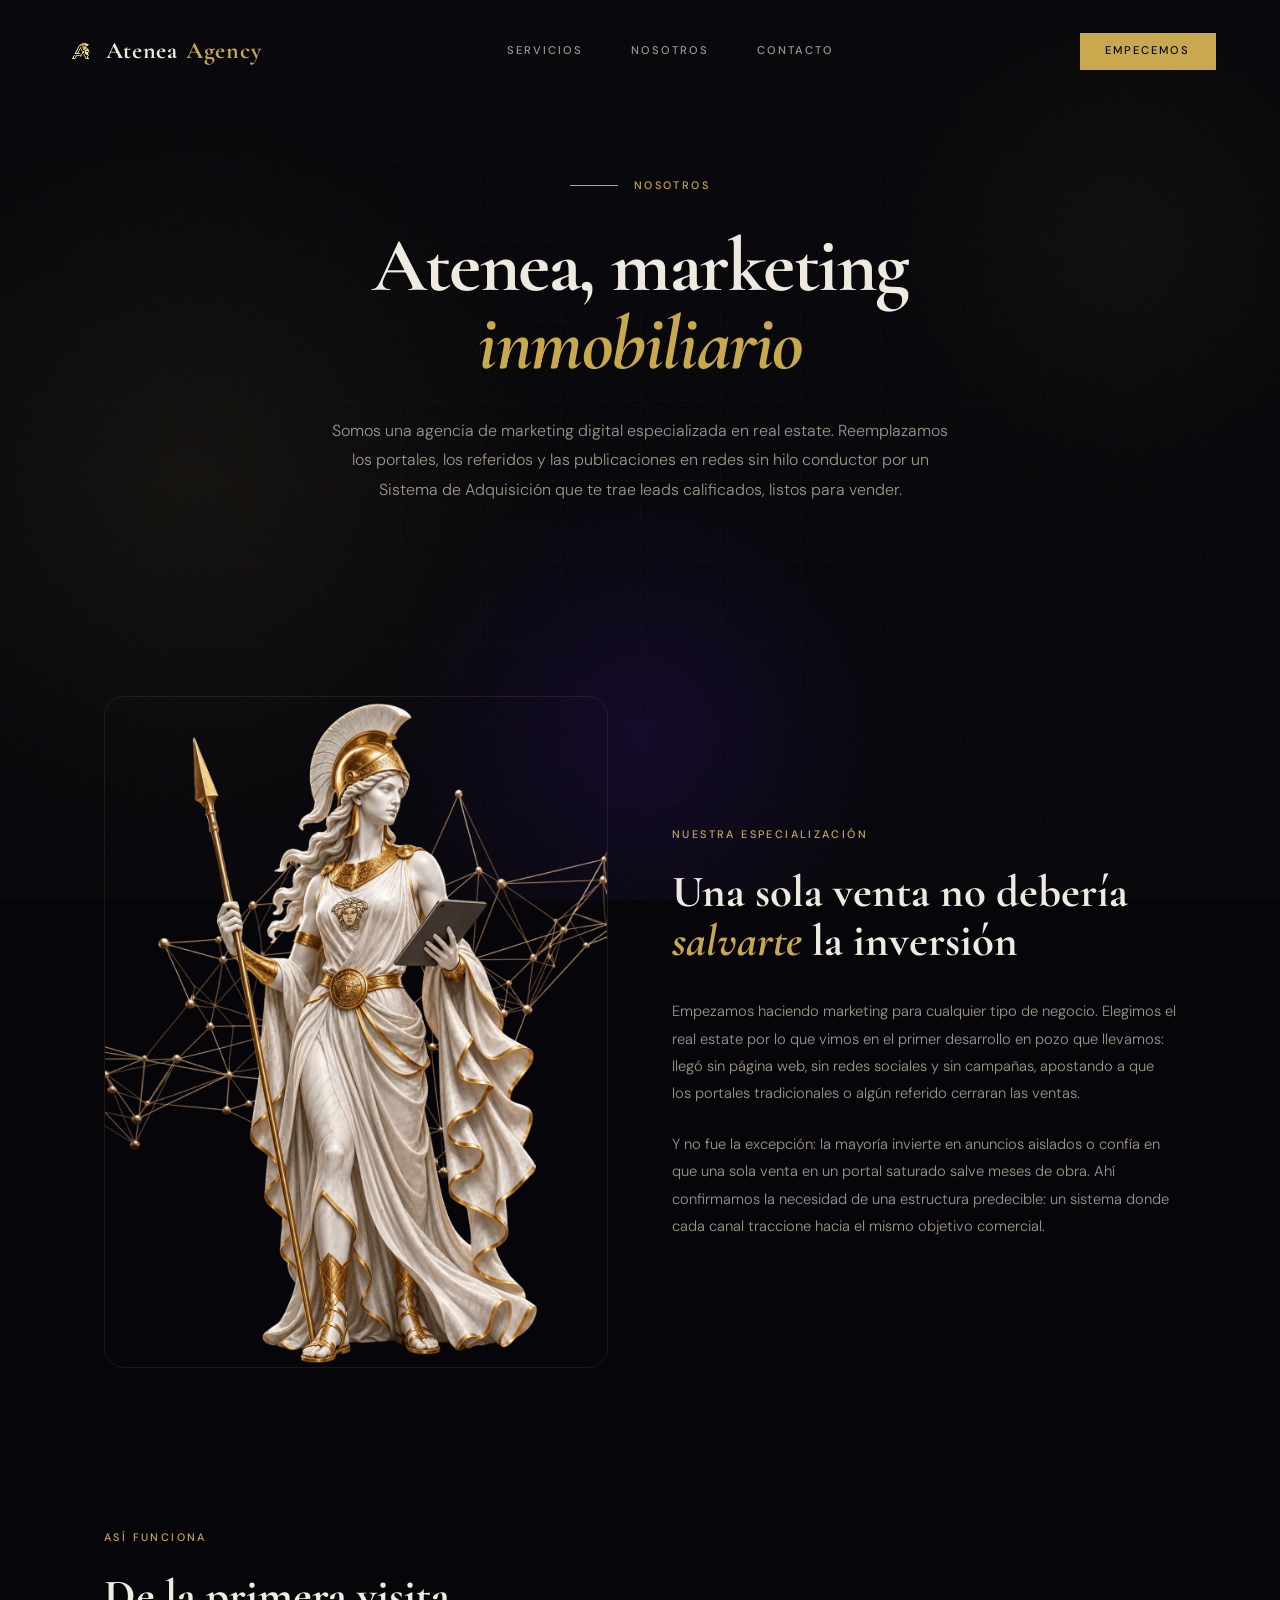
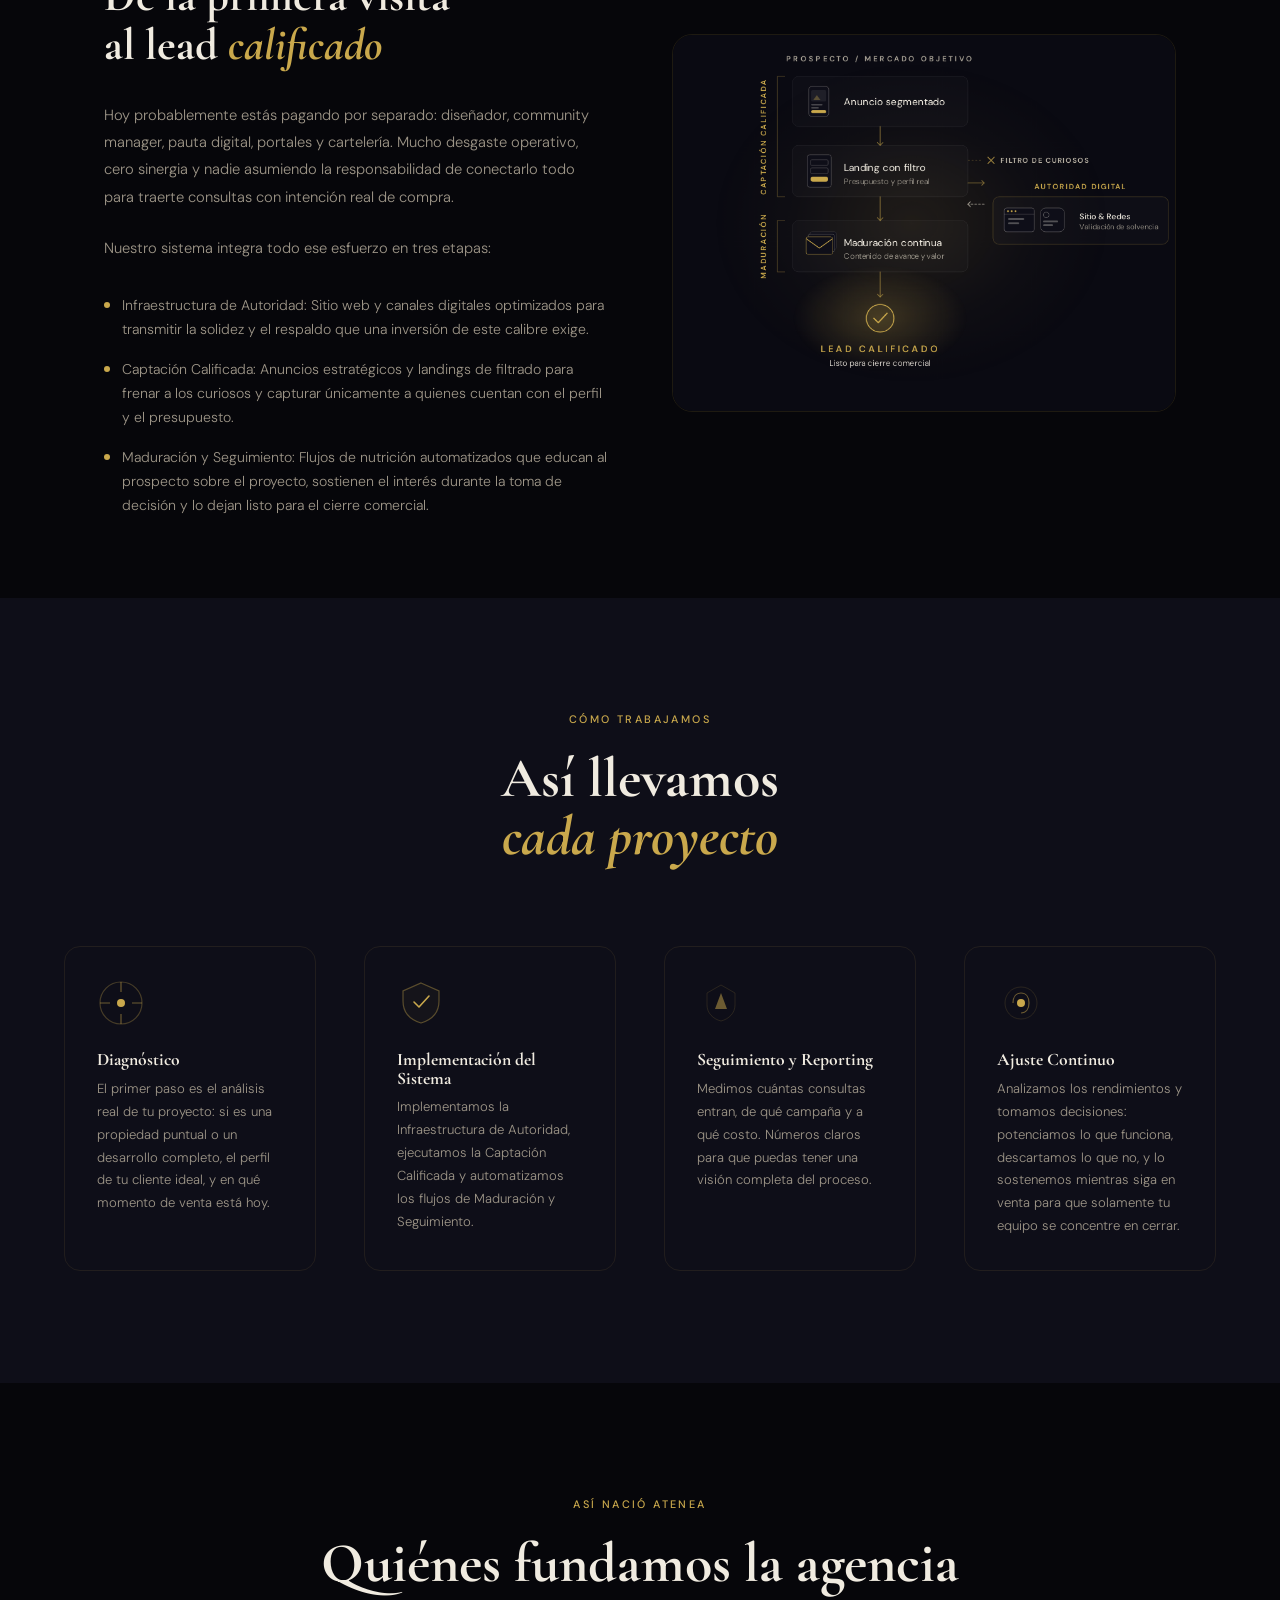
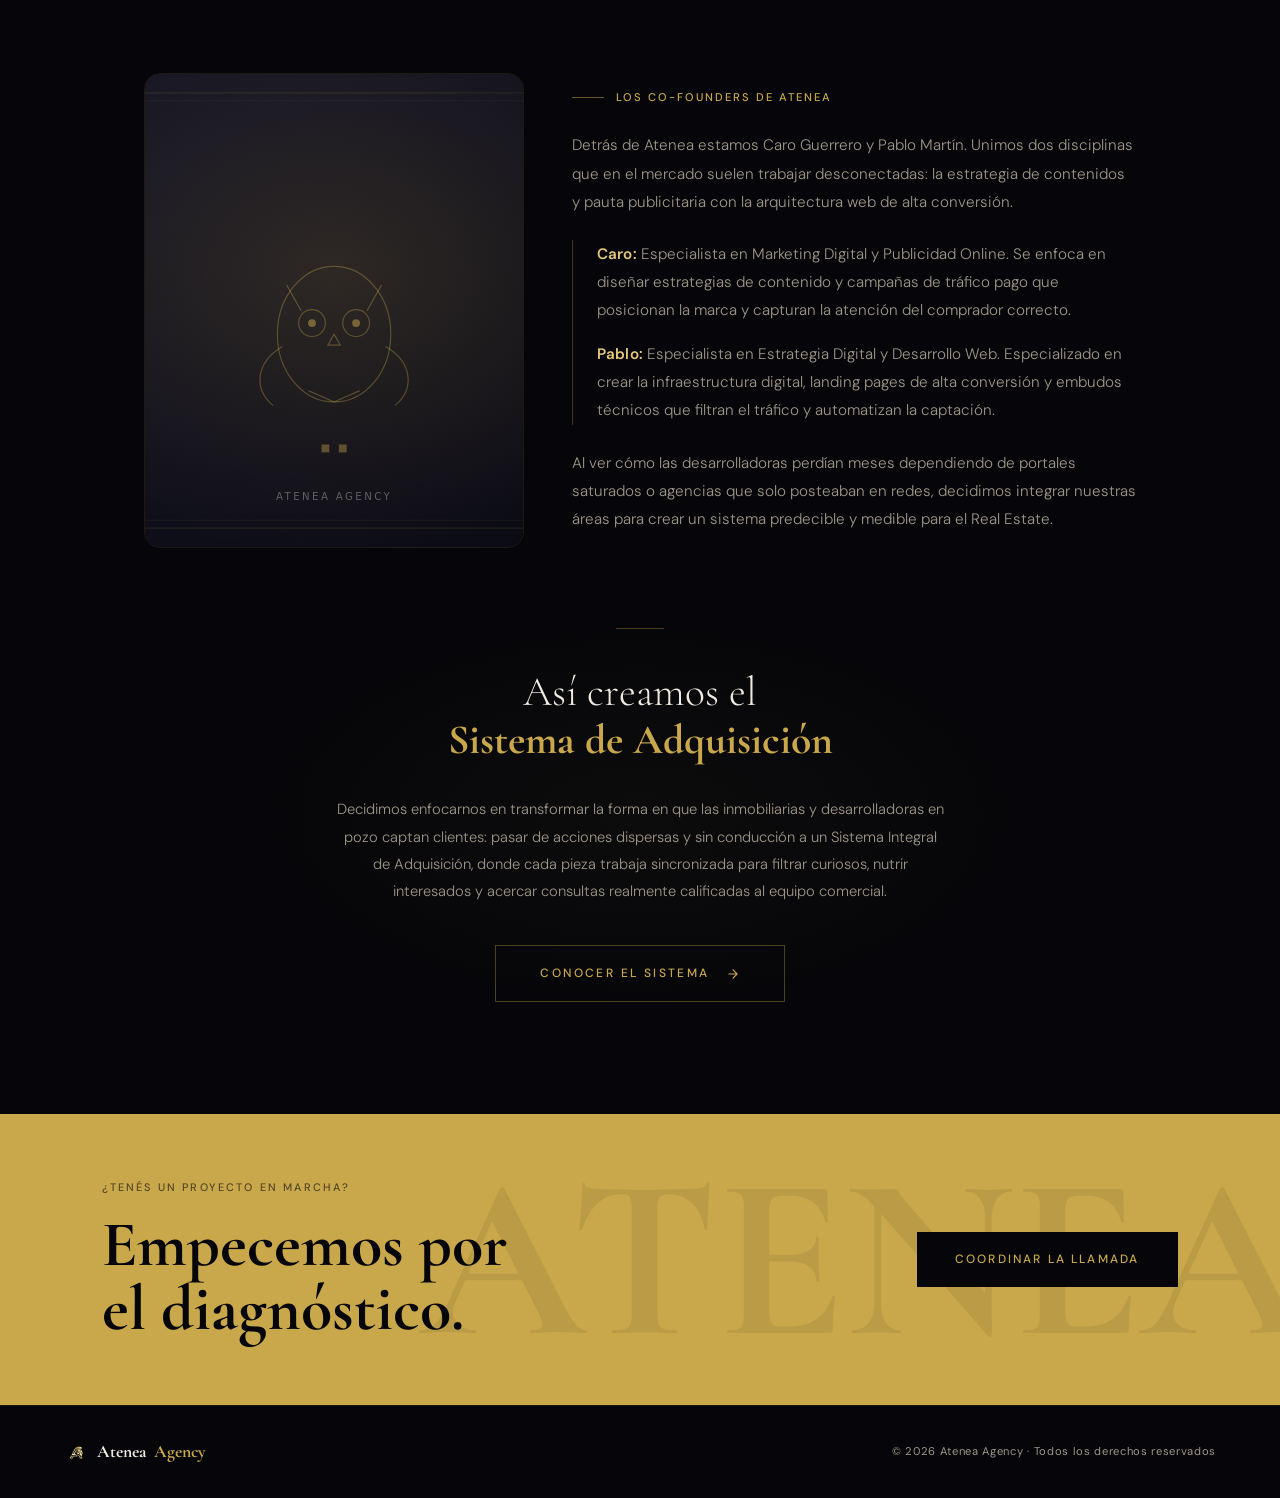
<file: nosotros.html>
<!DOCTYPE html>
<html lang="es">

<head>
  <meta charset="UTF-8">
  <meta name="viewport" content="width=device-width, initial-scale=1.0">
  <meta name="description"
    content="Conocé Atenea Agency: agencia de marketing digital especializada en desarrollos inmobiliarios e inmobiliarias en Buenos Aires. Pocos proyectos a la vez, seguidos de punta a punta.">
  <title>Nosotros — Atenea Agency</title>

  <link rel="icon" type="image/svg+xml" href="assets/img/logo/favicon.svg">

  <meta property="og:type" content="website">
  <meta property="og:site_name" content="Atenea Agency">
  <meta property="og:locale" content="es_AR">
  <link rel="canonical" href="https://ateneaagency.com.ar/nosotros">
  <meta property="og:url" content="https://ateneaagency.com.ar/nosotros">
  <meta property="og:title" content="Nosotros — Atenea Agency">
  <meta property="og:description"
    content="Agencia de marketing digital especializada en desarrollos inmobiliarios e inmobiliarias. Pocos proyectos a la vez, seguidos de punta a punta.">
  <meta property="og:image" content="https://ateneaagency.com.ar/assets/img/og-image.svg">
  <meta property="og:image:width" content="1200">
  <meta property="og:image:height" content="630">
  <meta name="twitter:card" content="summary_large_image">
  <meta name="twitter:title" content="Nosotros — Atenea Agency">
  <meta name="twitter:description"
    content="Agencia de marketing digital especializada en desarrollos inmobiliarios e inmobiliarias. Pocos proyectos a la vez, seguidos de punta a punta.">
  <meta name="twitter:image" content="https://ateneaagency.com.ar/assets/img/og-image.svg">

  <link rel="preconnect" href="https://fonts.googleapis.com">
  <link rel="preconnect" href="https://fonts.gstatic.com" crossorigin>
  <link rel="preload" as="style"
    href="https://fonts.googleapis.com/css2?family=Cormorant+Garamond:ital,wght@0,300;0,700;1,700&family=DM+Sans:wght@300;400;500&display=swap">
  <link rel="stylesheet"
    href="https://fonts.googleapis.com/css2?family=Cormorant+Garamond:ital,wght@0,300;0,700;1,700&family=DM+Sans:wght@300;400;500&display=swap"
    media="print" onload="this.media='all'">
  <noscript>
    <link rel="stylesheet"
      href="https://fonts.googleapis.com/css2?family=Cormorant+Garamond:ital,wght@0,300;0,700;1,700&family=DM+Sans:wght@300;400;500&display=swap">
  </noscript>
  <link rel="stylesheet" href="css/styles.css" fetchpriority="high">

  <script type="application/ld+json">
    {
      "@context": "https://schema.org",
      "@type": "AboutPage",
      "name": "Nosotros — Atenea Agency",
      "description": "Agencia de marketing digital especializada en desarrollos inmobiliarios e inmobiliarias. Pocos proyectos a la vez, seguidos de punta a punta.",
      "url": "https://ateneaagency.com.ar/nosotros",
      "inLanguage": "es-AR",
      "breadcrumb": {
        "@type": "BreadcrumbList",
        "itemListElement": [
          { "@type": "ListItem", "position": 1, "name": "Inicio", "item": "https://ateneaagency.com.ar/" },
          { "@type": "ListItem", "position": 2, "name": "Nosotros" }
        ]
      },
      "mainEntity": {
        "@type": "ProfessionalService",
        "@id": "https://ateneaagency.com.ar/#organization",
        "name": "Atenea Agency",
        "url": "https://ateneaagency.com.ar/",
        "description": "Agencia de marketing digital especializada en desarrollos inmobiliarios e inmobiliarias.",
        "audience": {
          "@type": "BusinessAudience",
          "name": "Desarrolladores inmobiliarios e inmobiliarias"
        },
        "areaServed": {
          "@type": "City",
          "name": "Buenos Aires",
          "addressCountry": "AR"
        },
        "founder": [
          {
            "@type": "Person",
            "name": "Carolina",
            "jobTitle": "Community management, Meta Ads y Google Ads"
          },
          {
            "@type": "Person",
            "name": "Pablo",
            "jobTitle": "Desarrollo web y programación"
          }
        ]
      }
    }
  </script>
</head>

<body>

  <div id="cursor"></div>
  <div id="cursorRing"></div>

  <div class="parallax-scene" aria-hidden="true">
    <div class="layer" id="layer1">
      <div class="orb-1"></div>
      <div class="orb-3"></div>
    </div>
    <div class="layer" id="layer2">
      <div class="orb-2"></div>
      <div class="grid-bg"></div>
    </div>
  </div>

  <nav class="nav" id="nav" aria-label="Navegación principal">
    <a href="index.html" class="nav__logo"><img class="logo-icon" src="assets/img/logo/logo_mark.webp" alt=""
        width="512" height="512">Atenea<em>Agency</em></a>
    <div class="nav__links">
      <a href="servicios.html">Servicios</a>
      <a href="nosotros.html" aria-current="page">Nosotros</a>
      <a href="contacto.html">Contacto</a>
    </div>
    <a href="contacto.html" class="nav__btn">Empecemos</a>
    <button class="nav__ham" id="ham" aria-label="Abrir menú" aria-expanded="false" aria-controls="mob">
      <span></span>
      <span></span>
      <span></span>
    </button>
  </nav>

  <nav class="mobile-menu" id="mob" aria-label="Menú mobile" aria-hidden="true">
    <a href="servicios.html">Servicios</a>
    <a href="nosotros.html" aria-current="page">Nosotros</a>
    <a href="contacto.html">Contacto</a>
  </nav>

  <main>

    <section class="page-hero" aria-label="Presentación">
      <p class="page-hero__eyebrow">
        <span class="hero__kicker-line"></span>
        Nosotros
      </p>
      <h1 class="page-hero__title">Atenea, marketing<br> <em>inmobiliario</em></h1>
      <p class="page-hero__lead">
        Somos una agencia de marketing digital especializada en real estate. Reemplazamos los portales, los referidos y
        las publicaciones en redes sin hilo conductor por un Sistema de Adquisición que te trae leads
        calificados, listos para vender.
      </p>
    </section>

    <section class="split reveal" aria-labelledby="origin-title">
      <div class="split__media split__media--portrait" aria-hidden="true">
        <img class="split__img" src="assets/img/atenea-hero.webp" alt="" loading="lazy" decoding="async" width="1200"
          height="1600">
      </div>
      <div class="split__text">
        <p class="split__label">Nuestra especialización</p>
        <h2 class="split__title" id="origin-title">Una sola venta no debería<br><em> salvarte</em> la inversión</h2>
        <p class="split__body">
          Empezamos haciendo marketing para cualquier tipo de negocio. Elegimos el real estate por lo que vimos en el
          primer desarrollo en pozo que llevamos: llegó sin página web, sin redes sociales y sin campañas, apostando a
          que
          los portales
          tradicionales o algún
          referido cerraran las ventas.
        </p>
        <p class="split__body">
          Y no fue la excepción: la mayoría invierte en anuncios aislados o confía en que una sola venta en un portal
          saturado salve meses de obra. Ahí confirmamos la necesidad de una estructura predecible: un sistema donde cada
          canal traccione hacia el mismo objetivo comercial.
        </p>
      </div>
    </section>

    <section class="split split--reverse reveal" aria-labelledby="foco-title">
      <div class="split__media split__media--mobile-last">
        <svg class="fx-svg" viewBox="0 0 820 600" role="img" preserveAspectRatio="xMidYMid slice"
          aria-label="Sistema de Adquisición para Real Estate: Captación Calificada, Infraestructura de Autoridad y Maduración hacia Lead Calificado">
          <title>Sistema de Adquisición: De la primera visita al lead calificado</title>

          <defs>
            <radialGradient id="rutaGlow" cx="50%" cy="50%" r="50%">
              <stop offset="0%" stop-color="#C9A84C" stop-opacity="0.12" />
              <stop offset="60%" stop-color="#C9A84C" stop-opacity="0.03" />
              <stop offset="100%" stop-color="#C9A84C" stop-opacity="0" />
            </radialGradient>
            <radialGradient id="rutaNodo" cx="50%" cy="50%" r="50%">
              <stop offset="0%" stop-color="#C9A84C" stop-opacity="0.25" />
              <stop offset="100%" stop-color="#C9A84C" stop-opacity="0" />
            </radialGradient>
          </defs>

          <rect width="820" height="600" fill="#0A0A12" />

          <g data-fade style="--d:0.9s">
            <ellipse data-loop="pulse" style="--dur:6s; --d2:1.2s; --lo:0.45" cx="390" cy="300" rx="320" ry="260"
              fill="url(#rutaGlow)" />
          </g>

          <g data-fade style="--d:0s">
            <text x="340" y="42" text-anchor="middle" fill="#A8A296" font-family="'DM Sans', system-ui, sans-serif"
              font-size="12" font-weight="600" letter-spacing="3.5">PROSPECTO / MERCADO OBJETIVO</text>
          </g>

          <g class="fx-svg__paso" data-fade style="--d:0.10s">
            <rect x="200" y="66" width="280" height="80" rx="10" fill="rgba(255,255,255,0.02)"
              stroke="rgba(255,255,255,0.08)" />
            <rect x="226" y="82" width="32" height="48" rx="5" fill="#0E0E18" stroke="rgba(240,235,224,0.3)" />
            <rect x="230" y="88" width="24" height="18" rx="2" fill="rgba(255,255,255,0.07)" />
            <path d="M233 104 L239 96 L245 104 Z" fill="rgba(201,168,76,0.35)" />
            <g fill="rgba(240,235,224,0.25)">
              <rect x="230" y="110" width="18" height="2.5" rx="1.25" />
              <rect x="230" y="115" width="12" height="2.5" rx="1.25" />
            </g>
            <rect x="230" y="120" width="24" height="4.5" rx="2.25" fill="#C9A84C" />
            <text x="282" y="112" fill="#F0EBE0" font-family="'DM Sans', system-ui, sans-serif" font-size="16"
              font-weight="400">Anuncio segmentado</text>
          </g>

          <g data-fade style="--d:0.25s" fill="none" stroke="rgba(201,168,76,0.6)" stroke-width="1.3"
            stroke-linecap="round" stroke-linejoin="round">
            <path d="M340 146 V176" />
            <path d="M335.5 171.5 L340 176 L344.5 171.5" />
          </g>

          <g class="fx-svg__paso" data-fade style="--d:0.35s">
            <rect x="200" y="176" width="280" height="82" rx="10" fill="rgba(255,255,255,0.02)"
              stroke="rgba(255,255,255,0.08)" />
            <rect x="224" y="191" width="38" height="52" rx="4" fill="#0E0E18" stroke="rgba(240,235,224,0.3)" />
            <g fill="none" stroke="rgba(240,235,224,0.25)">
              <rect x="229" y="199" width="28" height="9" rx="2" />
              <rect x="229" y="212" width="28" height="9" rx="2" />
            </g>
            <rect x="229" y="226" width="28" height="8" rx="4" fill="#C9A84C" />
            <text x="282" y="217" fill="#F0EBE0" font-family="'DM Sans', system-ui, sans-serif" font-size="16"
              font-weight="400">Landing con filtro</text>
            <text x="282" y="238" fill="#A8A296" font-family="'DM Sans', system-ui, sans-serif" font-size="12.5"
              font-weight="300">Presupuesto y perfil real</text>
          </g>

          <g class="fx-svg__descartes" data-fade style="--d:0.45s">
            <path d="M480 200 H504" fill="none" stroke="rgba(201,168,76,0.4)" stroke-width="1.2"
              stroke-dasharray="3 3" />
            <g fill="none" stroke="#C9A84C" stroke-width="1.5" stroke-linecap="round" opacity="0.8">
              <path d="M512 195 L522 205 M522 195 L512 205" />
            </g>
            <text x="532" y="204" fill="#BDB6A8" font-family="'DM Sans', system-ui, sans-serif" font-size="11.5"
              font-weight="600" letter-spacing="1.5">FILTRO DE CURIOSOS</text>
          </g>

          <g class="fx-svg__chequeo" data-fade style="--d:0.60s">
            <text x="660" y="246" text-anchor="middle" fill="#C9A84C" font-family="'DM Sans', system-ui, sans-serif"
              font-size="12" font-weight="600" letter-spacing="2">AUTORIDAD DIGITAL</text>
            <rect x="520" y="258" width="280" height="76" rx="10" fill="rgba(255,255,255,0.02)"
              stroke="rgba(201,168,76,0.3)" />
            <rect x="538" y="276" width="48" height="38" rx="4" fill="#0E0E18" stroke="rgba(240,235,224,0.3)" />
            <path d="M538 286 H586" stroke="rgba(240,235,224,0.2)" />
            <g fill="#C9A84C">
              <circle cx="544" cy="281" r="1.5" />
              <circle cx="550" cy="281" r="1.5" />
              <circle cx="556" cy="281" r="1.5" />
            </g>
            <g fill="rgba(240,235,224,0.3)">
              <rect x="544" y="292" width="26" height="3" rx="1.5" />
              <rect x="544" y="299" width="18" height="3" rx="1.5" />
            </g>

            <rect x="596" y="276" width="38" height="38" rx="8" fill="#0E0E18" stroke="rgba(240,235,224,0.3)" />
            <circle cx="605" cy="287" r="4.5" fill="none" stroke="rgba(240,235,224,0.4)" />
            <g fill="rgba(240,235,224,0.3)">
              <rect x="600" y="296" width="24" height="3" rx="1.5" />
              <rect x="600" y="302" width="16" height="3" rx="1.5" />
            </g>

            <text x="658" y="294" fill="#F0EBE0" font-family="'DM Sans', system-ui, sans-serif" font-size="13"
              font-weight="500">Sitio &amp; Redes</text>
            <text x="658" y="310" fill="#A8A296" font-family="'DM Sans', system-ui, sans-serif" font-size="11.5"
              font-weight="300">Validación de solvencia</text>

            <g fill="none" stroke="rgba(201,168,76,0.6)" stroke-width="1.2" stroke-linecap="round">
              <path d="M480 236 H506" />
              <path d="M502 232 L506 236 L502 240" />
              <path d="M506 270 H480" stroke="#A8A296" stroke-dasharray="3 3" />
              <path d="M484 266 L480 270 L484 274" stroke="#A8A296" />
            </g>
          </g>

          <g data-fade style="--d:0.75s" fill="none" stroke="rgba(201,168,76,0.6)" stroke-width="1.3"
            stroke-linecap="round" stroke-linejoin="round">
            <path d="M340 258 V296" />
            <path d="M335.5 291.5 L340 296 L344.5 291.5" />
          </g>

          <g class="fx-svg__paso" data-fade style="--d:0.85s">
            <rect x="200" y="296" width="280" height="82" rx="10" fill="rgba(255,255,255,0.02)"
              stroke="rgba(255,255,255,0.08)" />
            <rect x="228" y="314" width="42" height="28" rx="3" fill="#0E0E18" stroke="rgba(240,235,224,0.15)" />
            <rect x="225" y="318" width="42" height="28" rx="3" fill="#0E0E18" stroke="rgba(240,235,224,0.25)" />
            <rect x="222" y="322" width="42" height="28" rx="3" fill="#0E0E18" stroke="rgba(201,168,76,0.6)" />
            <path d="M222 325 L243 340 L264 325" fill="none" stroke="#C9A84C" stroke-width="1.2" />
            <text x="282" y="337" fill="#F0EBE0" font-family="'DM Sans', system-ui, sans-serif" font-size="16"
              font-weight="400">Maduración continua</text>
            <text x="282" y="357" fill="#A8A296" font-family="'DM Sans', system-ui, sans-serif" font-size="12.5"
              font-weight="300">Contenido de avance y valor</text>
          </g>

          <g class="fx-svg__piezas" fill="none" stroke="rgba(201,168,76,0.4)" stroke-width="1.2">
            <g data-fade style="--d:0.50s">
              <path d="M188 66 H176 V258 H188" />
              <text x="158" y="162" text-anchor="middle" transform="rotate(-90 158 162)" fill="#C9A84C"
                font-family="'DM Sans', system-ui, sans-serif" font-size="12" font-weight="600" letter-spacing="2.5"
                stroke="none">CAPTACIÓN CALIFICADA</text>
            </g>
            <g data-fade style="--d:0.95s">
              <path d="M188 296 H176 V378 H188" />
              <text x="158" y="337" text-anchor="middle" transform="rotate(-90 158 337)" fill="#C9A84C"
                font-family="'DM Sans', system-ui, sans-serif" font-size="12" font-weight="600" letter-spacing="2.5"
                stroke="none">MADURACIÓN</text>
            </g>
          </g>

          <g data-fade style="--d:1.05s" fill="none" stroke="rgba(201,168,76,0.6)" stroke-width="1.3"
            stroke-linecap="round" stroke-linejoin="round">
            <path d="M340 378 V418" />
            <path d="M335.5 413.5 L340 418 L344.5 413.5" />
          </g>

          <g data-fade style="--d:1.15s">
            <ellipse data-loop="pulse" style="--dur:4.4s; --d2:1.8s; --lo:0.35" cx="340" cy="452" rx="140" ry="85"
              fill="url(#rutaNodo)" />
          </g>
          <g data-fade style="--d:1.20s">
            <circle cx="340" cy="452" r="22" fill="rgba(201,168,76,0.08)" stroke="#C9A84C" stroke-width="1.5" />
            <path d="M330 452 L337 459 L351 444" fill="none" stroke="#C9A84C" stroke-width="2" stroke-linecap="round"
              stroke-linejoin="round" />
          </g>
          <g data-fade style="--d:1.30s">
            <text x="340" y="506" text-anchor="middle" fill="#C9A84C" font-family="'DM Sans', system-ui, sans-serif"
              font-size="15" font-weight="600" letter-spacing="4">LEAD CALIFICADO</text>
            <text x="340" y="528" text-anchor="middle" fill="#E2DDD5" font-family="'DM Sans', system-ui, sans-serif"
              font-size="13" font-weight="300">Listo para cierre comercial</text>
          </g>
        </svg>

      </div>
      <div class="split__text">
        <p class="split__label">Así funciona</p>
        <h2 class="split__title" id="foco-title">De la primera visita<br>al lead <em>calificado</em></h2>
        <p class="split__body">
          Hoy probablemente estás pagando por separado: diseñador, community manager, pauta digital, portales y
          cartelería. Mucho desgaste operativo, cero sinergia y nadie asumiendo la responsabilidad de conectarlo todo
          para
          traerte consultas con intención real de compra.
        </p>
        <p class="split__body">
          Nuestro sistema integra todo ese esfuerzo en tres etapas:
        </p>
        <ul class="split__list">
          <li>Infraestructura de Autoridad: Sitio web y canales digitales optimizados para transmitir la solidez y el
            respaldo que una inversión de este calibre exige.</li>
          <li>Captación Calificada: Anuncios estratégicos y landings de filtrado para frenar a los curiosos y capturar
            únicamente a quienes cuentan con el perfil y el presupuesto.</li>
          <li>Maduración y Seguimiento: Flujos de nutrición automatizados que educan al prospecto sobre el proyecto,
            sostienen el interés durante la toma de decisión y lo dejan listo para el cierre comercial.</li>
        </ul>
      </div>
    </section>

    <section class="philosophy reveal" aria-labelledby="filosofia-title">
      <div class="philosophy__header">
        <p class="philosophy__label">Cómo trabajamos</p>
        <h2 class="philosophy__title" id="filosofia-title">Así llevamos<br><em>cada proyecto</em></h2>
      </div>
      <div class="philosophy__grid">
        <article class="philosophy__item">
          <div class="philosophy__icon" aria-hidden="true">
            <svg viewBox="0 0 48 48" fill="none" xmlns="http://www.w3.org/2000/svg">
              <circle cx="24" cy="24" r="21" stroke="rgba(201,168,76,0.3)" stroke-width="1.2" />
              <circle cx="24" cy="24" r="4" fill="#C9A84C" />
              <path d="M24 3 V13 M24 35 V45 M3 24 H13 M35 24 H45" stroke="rgba(201,168,76,0.5)" stroke-width="1.2" />
            </svg>
          </div>
          <h3 class="philosophy__item-title">Diagnóstico</h3>
          <p class="philosophy__item-desc">El primer paso es el análisis real de tu proyecto: si es una propiedad
            puntual
            o un desarrollo completo, el perfil de tu cliente ideal, y en qué momento de venta está hoy.</p>
        </article>
        <article class="philosophy__item">
          <div class="philosophy__icon" aria-hidden="true">
            <svg viewBox="0 0 48 48" fill="none" xmlns="http://www.w3.org/2000/svg">
              <path d="M24 4 L42 12 V22 C42 34 34 41 24 44 C14 41 6 34 6 22 V12 Z" stroke="rgba(201,168,76,0.4)"
                stroke-width="1.2" fill="rgba(201,168,76,0.04)" />
              <path d="M17 23 L22 28 L32 17" stroke="#C9A84C" stroke-width="1.6" stroke-linecap="round"
                stroke-linejoin="round" />
            </svg>
          </div>
          <h3 class="philosophy__item-title">Implementación del Sistema</h3>
          <p class="philosophy__item-desc">Implementamos la Infraestructura de Autoridad, ejecutamos la Captación
            Calificada y automatizamos los flujos de Maduración y Seguimiento.</p>
        </article>
        <article class="philosophy__item">
          <div class="philosophy__icon" aria-hidden="true">
            <svg viewBox="0 0 48 48" fill="none" xmlns="http://www.w3.org/2000/svg">
              <path d="M24 6 L38 14 V26 C38 34 32 40 24 42 C16 40 10 34 10 26 V14 Z" stroke="rgba(201,168,76,0.15)"
                stroke-width="1" />
              <path d="M24 14 L18 30 H30 L24 14Z" fill="rgba(201,168,76,0.5)" />
            </svg>
          </div>
          <h3 class="philosophy__item-title">Seguimiento y Reporting</h3>
          <p class="philosophy__item-desc">Medimos cuántas consultas entran, de qué campaña y a qué costo. Números
            claros
            para que puedas tener una visión completa del proceso.</p>
        </article>
        <article class="philosophy__item">
          <div class="philosophy__icon" aria-hidden="true">
            <svg viewBox="0 0 48 48" fill="none" xmlns="http://www.w3.org/2000/svg">
              <path d="M24 8 C14 8 8 16 8 24 C8 32 14 40 24 40 C34 40 40 32 40 24 C40 16 34 8 24 8Z"
                stroke="rgba(201,168,76,0.15)" stroke-width="1" />
              <path d="M16 24 C16 18 19 14 24 14 C29 14 32 18 32 24 C32 30 29 34 24 34" stroke="rgba(201,168,76,0.5)"
                stroke-width="1.2" fill="none" />
              <circle cx="24" cy="24" r="4" fill="#C9A84C" />
            </svg>
          </div>
          <h3 class="philosophy__item-title">Ajuste Continuo</h3>
          <p class="philosophy__item-desc">Analizamos los rendimientos y tomamos decisiones: potenciamos lo que
            funciona,
            descartamos lo que no, y lo sostenemos mientras siga en venta para que solamente tu equipo se concentre en
            cerrar.</p>
        </article>
      </div>
    </section>

    <section class="team reveal" aria-labelledby="team-title">
      <div class="team__header">
        <p class="team__label">Así nació Atenea</p>
        <h2 class="team__title" id="team-title">Quiénes fundamos la agencia</h2>
      </div>
      <div class="team__grid">
        <article class="team__card">
          <div class="team__media">
            <img class="team__img" src="assets/img/placeholder.svg"
              alt="Caro Guerrero y Pablo Martín, co-founders de Atenea Agency" loading="lazy" decoding="async"
              width="800" height="1000">
          </div>
          <div class="team__info">
            <p class="team__role">Los Co-founders de Atenea</p>
            <p class="team__bio">
              Detrás de Atenea estamos Caro Guerrero y Pablo Martín. Unimos dos disciplinas que en el mercado suelen
              trabajar desconectadas: la estrategia de contenidos y pauta publicitaria con la arquitectura web de alta
              conversión.</p>
            <div class="team__duo">
              <p class="team__bio team__who"><strong>Caro:</strong> Especialista en Marketing Digital y Publicidad
                Online.
                Se enfoca en diseñar
                estrategias de contenido y campañas de tráfico pago que posicionan la marca y capturan la atención del
                comprador correcto.</p>
              <p class="team__bio team__who"><strong>Pablo:</strong> Especialista en Estrategia Digital y Desarrollo
                Web.
                Especializado en crear la
                infraestructura digital, landing pages de alta conversión y embudos técnicos que filtran el tráfico y
                automatizan la captación.</p>
            </div>
            <p class="team__bio">Al ver cómo las desarrolladoras perdían meses dependiendo de portales saturados o
              agencias que solo posteaban en redes, decidimos integrar nuestras áreas para crear un sistema predecible y
              medible para el Real Estate.</p>
          </div>
        </article>
      </div>
      <div class="team__closing">
        <h2 class="team__closing-title" id="closing-title">Así creamos el <br><strong>Sistema de Adquisición</strong>
        </h2>
        <p class="team__closing-body">
          Decidimos enfocarnos en transformar la forma en que las inmobiliarias y desarrolladoras en pozo captan
          clientes:
          pasar de acciones dispersas y sin conducción a un Sistema Integral de Adquisición, donde cada pieza trabaja
          sincronizada para filtrar curiosos, nutrir interesados y
          acercar consultas realmente calificadas al equipo comercial.
        </p>
        <a href="servicios.html" class="btn-outline team__closing-cta">
          Conocer el Sistema
          <svg width="14" height="14" viewBox="0 0 24 24" fill="none" stroke="currentColor" stroke-width="2"
            stroke-linecap="round" stroke-linejoin="round" aria-hidden="true">
            <path d="M5 12h14M12 5l7 7-7 7" />
          </svg>
        </a>
      </div>
    </section>

    <section class="finale reveal" aria-labelledby="finale-title">
      <div class="finale__left">
        <p class="finale__eyebrow">¿Tenés un proyecto en marcha?</p>
        <h2 class="finale__title" id="finale-title">Empecemos por<br>el diagnóstico.</h2>
      </div>
      <div class="finale__right">
        <a href="contacto.html" class="btn-dark">Coordinar la llamada</a>
      </div>
    </section>
  </main>


  <footer class="footer">
    <div class="footer__logo"><img class="logo-icon" src="assets/img/logo/logo_mark.webp" alt="" width="512"
        height="512">Atenea<em>Agency</em></div>
    <p class="footer__copy">© <span class="js-year">2026</span> Atenea Agency · Todos los derechos reservados</p>
  </footer>

  <script src="js/main.min.js" defer></script>
</body>

</html>
</file>
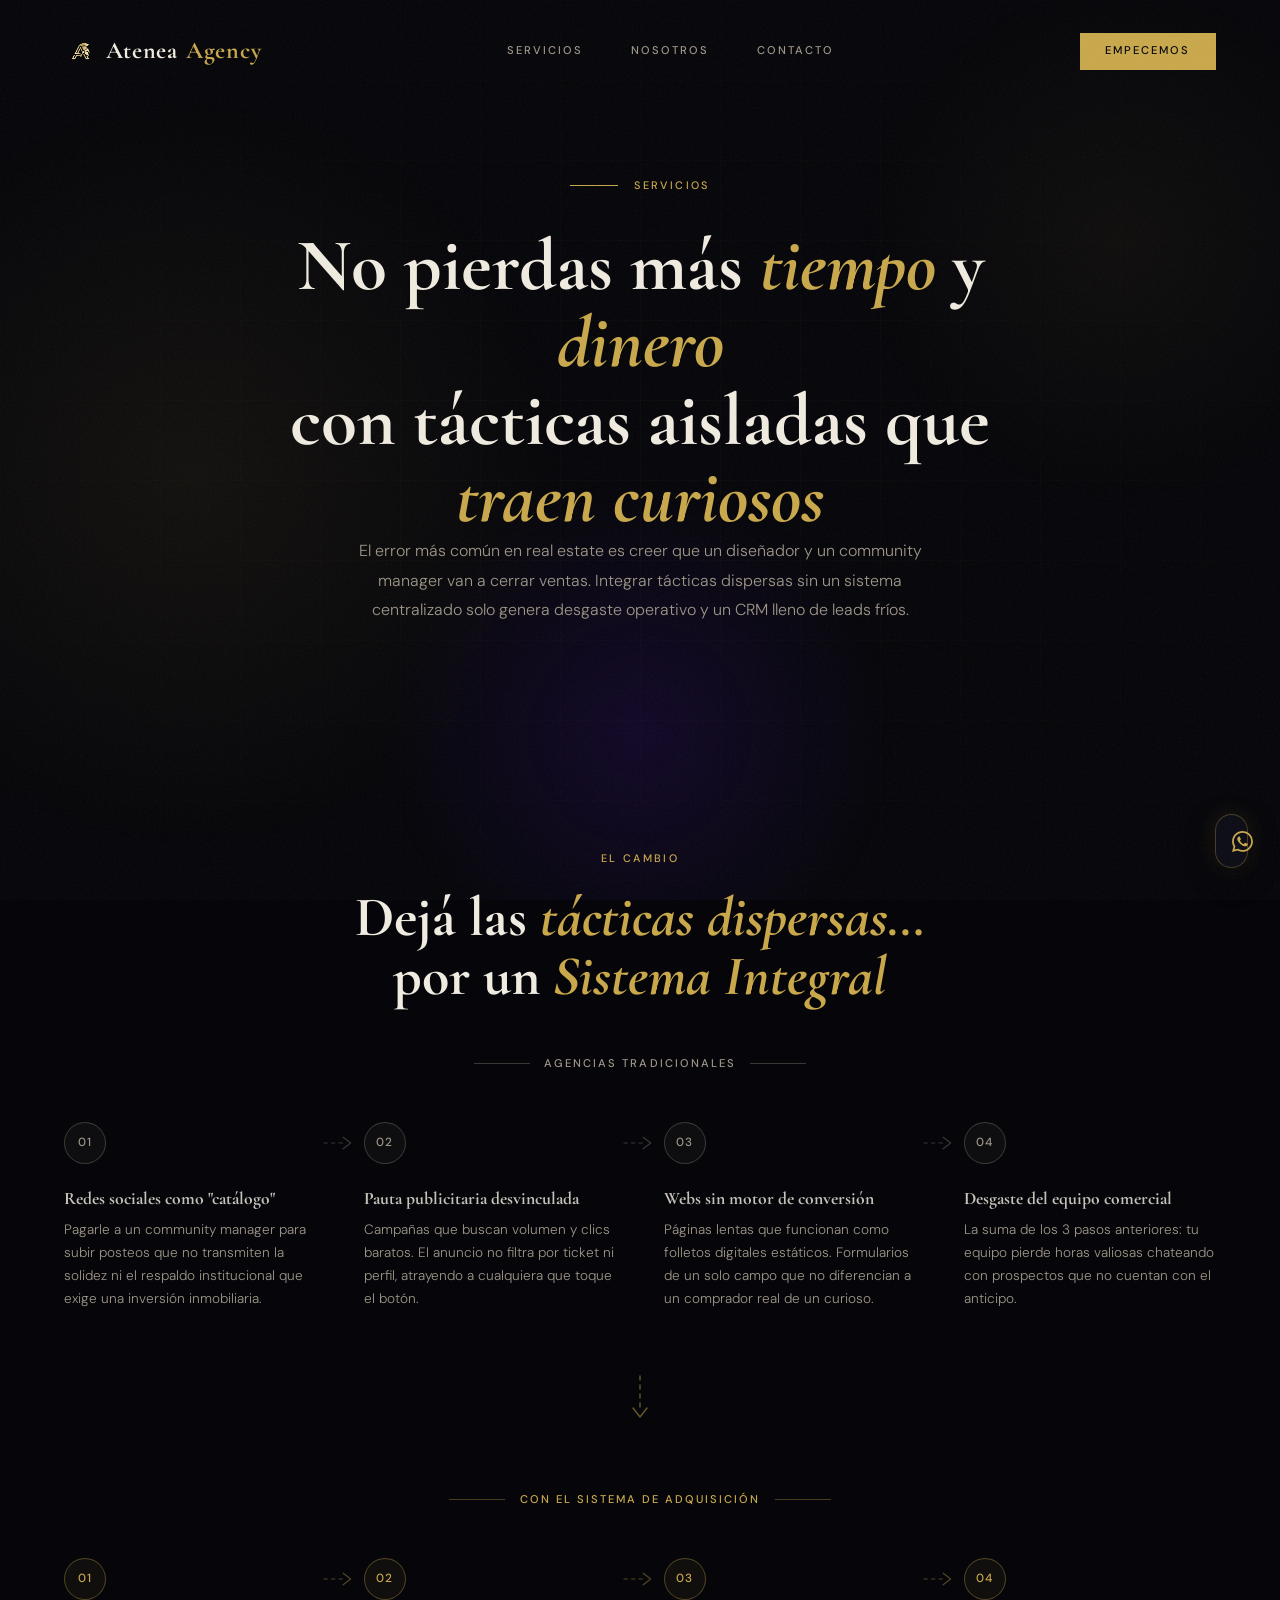
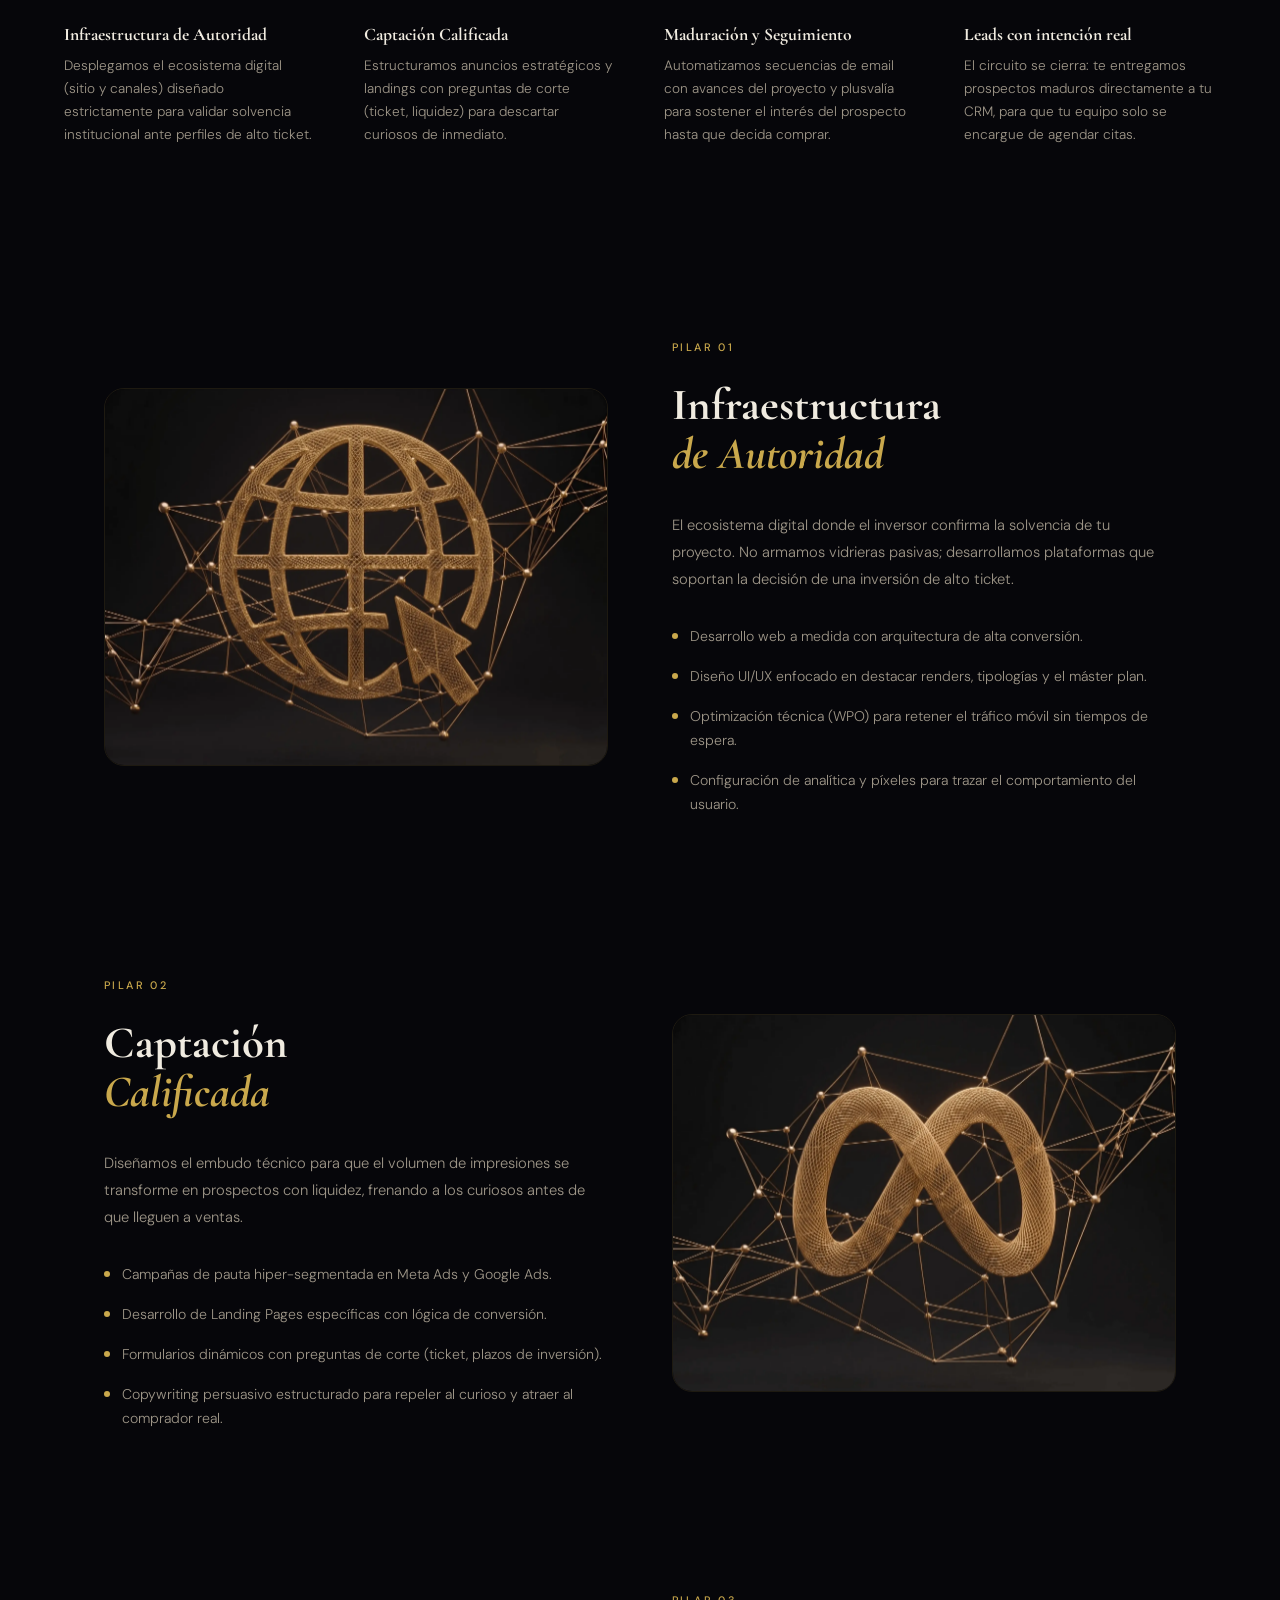
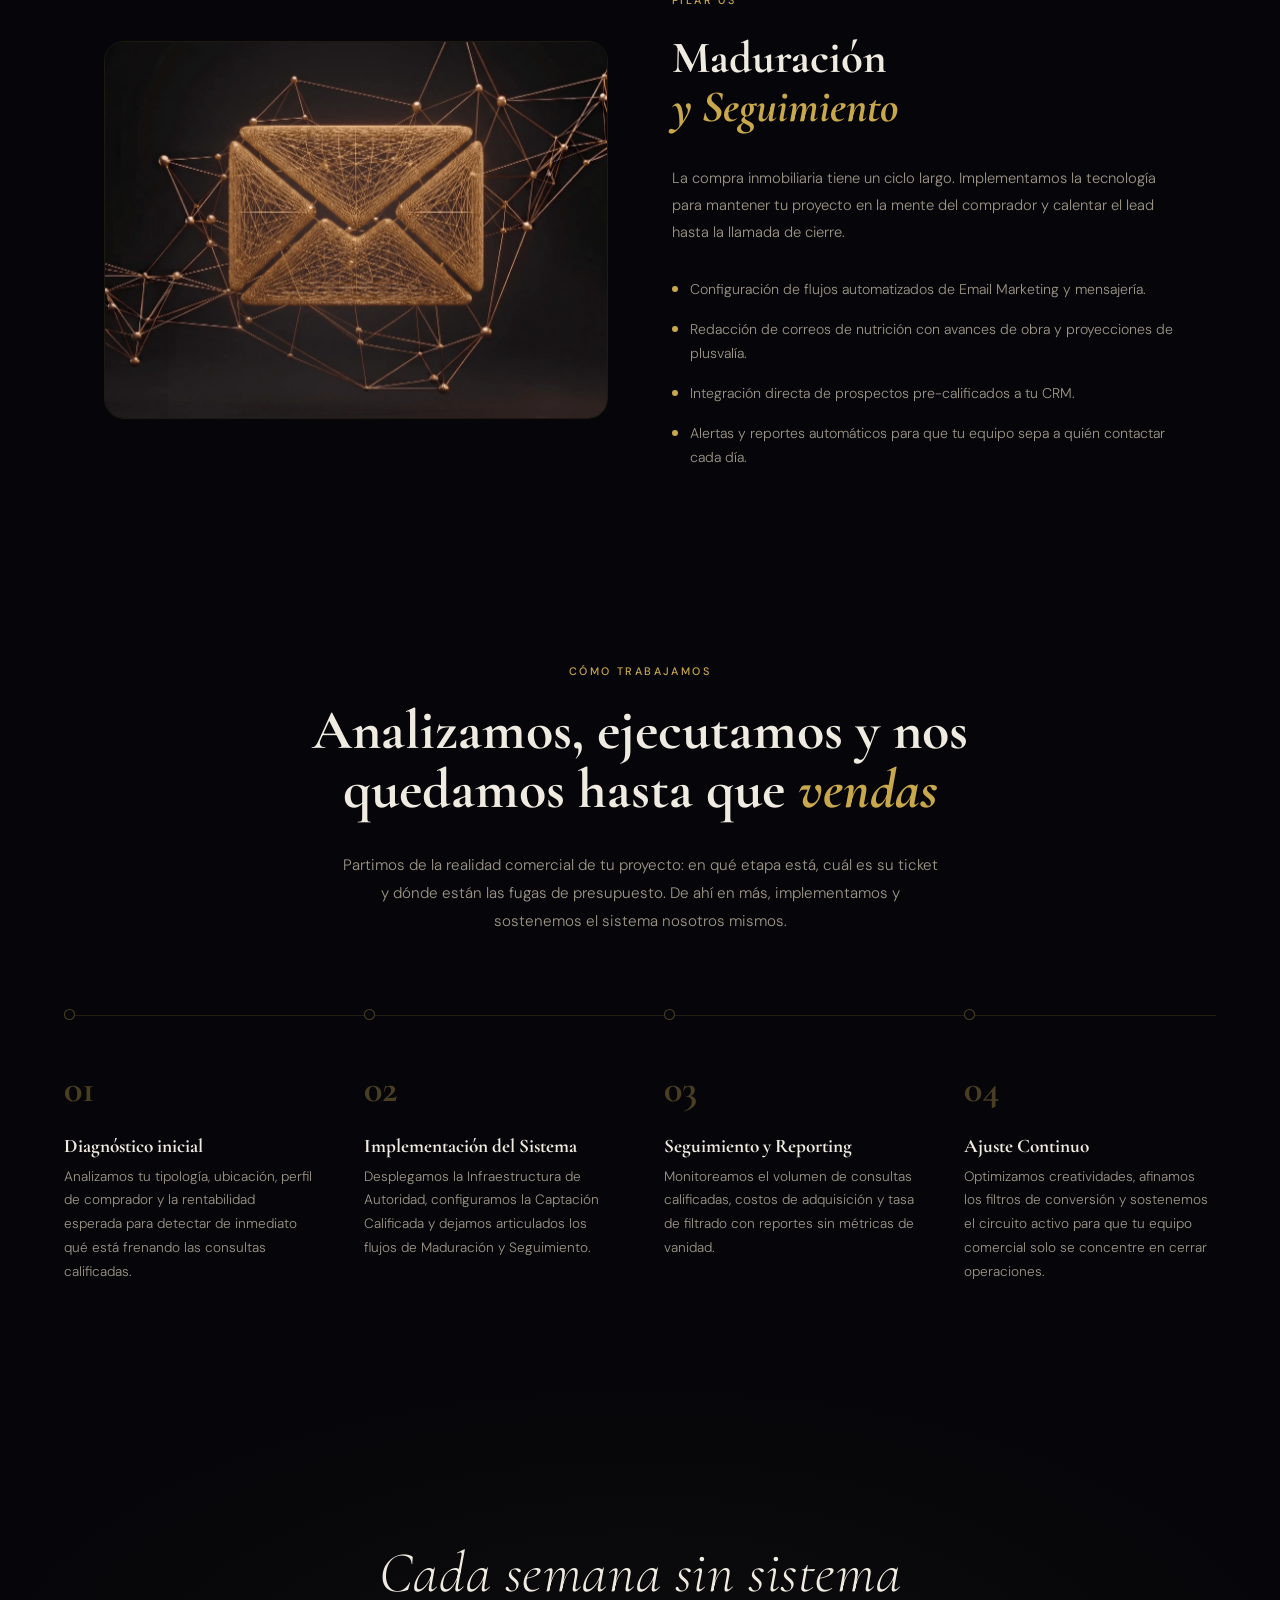
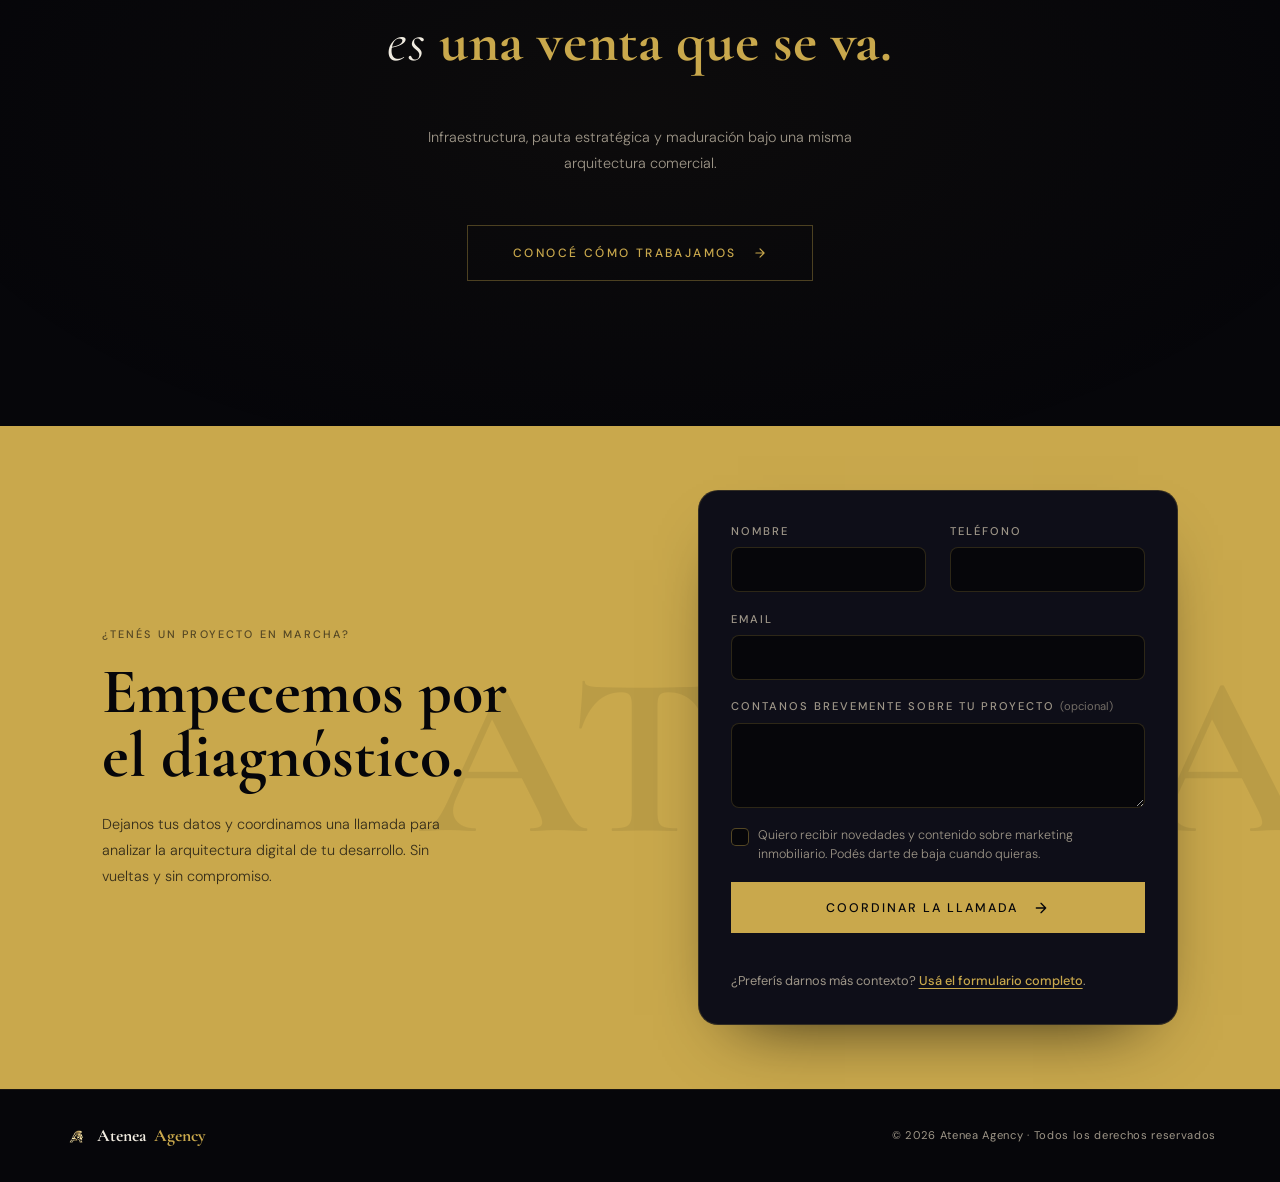
<file: servicios.html>
<!DOCTYPE html>
<html lang="es">

<head>
  <meta charset="UTF-8">
  <meta name="viewport" content="width=device-width, initial-scale=1.0">
  <meta name="description"
    content="Sistema de Adquisición para real estate: Infraestructura de autoridad, captación calificada y maduración de leads para desarrollos e inmobiliarias.">
  <title>Servicios — Atenea Agency</title>

  <link rel="icon" type="image/svg+xml" href="assets/img/logo/favicon.svg">

  <meta property="og:type" content="website">
  <meta property="og:site_name" content="Atenea Agency">
  <meta property="og:locale" content="es_AR">
  <link rel="canonical" href="https://ateneaagency.com.ar/servicios">
  <meta property="og:url" content="https://ateneaagency.com.ar/servicios">
  <meta property="og:title" content="Servicios — Atenea Agency">
  <meta property="og:description"
    content="Implementamos un Sistema de Adquisición que filtra curiosos y te entrega leads con intención real de compra.">
  <meta property="og:image" content="https://ateneaagency.com.ar/assets/img/og-image.svg">
  <meta property="og:image:width" content="1200">
  <meta property="og:image:height" content="630">
  <meta name="twitter:card" content="summary_large_image">
  <meta name="twitter:title" content="Servicios — Atenea Agency">
  <meta name="twitter:description"
    content="Implementamos un Sistema de Adquisición que filtra curiosos y te entrega leads con intención real de compra.">
  <meta name="twitter:image" content="https://ateneaagency.com.ar/assets/img/og-image.svg">

  <link rel="preconnect" href="https://fonts.googleapis.com">
  <link rel="preconnect" href="https://fonts.gstatic.com" crossorigin>
  <link rel="preload" as="style"
    href="https://fonts.googleapis.com/css2?family=Cormorant+Garamond:ital,wght@0,300;0,700;1,700&family=DM+Sans:wght@300;400;500&display=swap">
  <link rel="stylesheet"
    href="https://fonts.googleapis.com/css2?family=Cormorant+Garamond:ital,wght@0,300;0,700;1,700&family=DM+Sans:wght@300;400;500&display=swap"
    media="print" onload="this.media='all'">
  <noscript>
    <link rel="stylesheet"
      href="https://fonts.googleapis.com/css2?family=Cormorant+Garamond:ital,wght@0,300;0,700;1,700&family=DM+Sans:wght@300;400;500&display=swap">
  </noscript>
  <link rel="stylesheet" href="css/styles.css" fetchpriority="high">

  <script type="application/ld+json">
    {
      "@context": "https://schema.org",
      "@type": "WebPage",
      "name": "Servicios — Atenea Agency",
      "description": "Sistema de Adquisición para real estate: Infraestructura de autoridad, captación calificada y maduración de leads para desarrollos e inmobiliarias.",
      "url": "https://ateneaagency.com.ar/servicios",
      "inLanguage": "es-AR",
      "about": { "@id": "https://ateneaagency.com.ar/#organization" },
      "breadcrumb": {
        "@type": "BreadcrumbList",
        "itemListElement": [
          { "@type": "ListItem", "position": 1, "name": "Inicio", "item": "https://ateneaagency.com.ar/" },
          { "@type": "ListItem", "position": 2, "name": "Servicios" }
        ]
      },
      "mainEntity": {
        "@type": "ItemList",
        "name": "Frentes que cubrimos",
        "itemListElement": [
          { "@type": "ListItem", "position": 1, "item": { "@type": "Service", "name": "Infraestructura de Autoridad Digital", "serviceType": "Marketing inmobiliario", "provider": { "@id": "https://ateneaagency.com.ar/#organization" } } },
          { "@type": "ListItem", "position": 2, "item": { "@type": "Service", "name": "Captación Calificada y Filtrado", "serviceType": "Marketing inmobiliario", "provider": { "@id": "https://ateneaagency.com.ar/#organization" } } },
          { "@type": "ListItem", "position": 3, "item": { "@type": "Service", "name": "Maduración y Nutrición de Leads", "serviceType": "Marketing inmobiliario", "provider": { "@id": "https://ateneaagency.com.ar/#organization" } } }
        ]
      }
    }
  </script>
</head>

<body>

  <div id="cursor"></div>
  <div id="cursorRing"></div>

  <div class="parallax-scene" aria-hidden="true">
    <div class="layer" id="layer1">
      <div class="orb-1"></div>
      <div class="orb-3"></div>
    </div>
    <div class="layer" id="layer2">
      <div class="orb-2"></div>
      <div class="grid-bg"></div>
    </div>
  </div>

  <nav class="nav" id="nav" aria-label="Navegación principal">
    <a href="index.html" class="nav__logo"><img class="logo-icon" src="assets/img/logo/logo_mark.webp" alt=""
        width="512" height="512">Atenea<em>Agency</em></a>
    <div class="nav__links">
      <a href="servicios.html" aria-current="page">Servicios</a>
      <a href="nosotros.html">Nosotros</a>
      <a href="contacto.html">Contacto</a>
    </div>
    <a href="contacto.html" class="nav__btn">Empecemos</a>
    <button class="nav__ham" id="ham" aria-label="Abrir menú" aria-expanded="false" aria-controls="mob">
      <span></span>
      <span></span>
      <span></span>
    </button>
  </nav>

  <nav class="mobile-menu" id="mob" aria-label="Menú mobile" aria-hidden="true">
    <a href="servicios.html" aria-current="page">Servicios</a>
    <a href="nosotros.html">Nosotros</a>
    <a href="contacto.html">Contacto</a>
  </nav>

  <main>

    <section class="page-hero" aria-label="Presentación de servicios">
      <p class="page-hero__eyebrow">
        <span class="hero__kicker-line"></span>
        Servicios
      </p>
      <h1 class="page-hero__title--services">No pierdas más <em>tiempo</em> y <em>dinero</em><br>con tácticas aisladas
        que <em>traen curiosos</em></h1>
      <p class="page-hero__lead">
        El error más común en real estate es creer que un diseñador y un community manager van a cerrar ventas. Integrar
        tácticas dispersas sin un sistema centralizado solo genera desgaste operativo y un CRM lleno de leads fríos.
      </p>
    </section>

    <section class="shift" aria-labelledby="shift-title">
      <div class="shift__header shift__header--tight reveal">
        <p class="shift__label">El cambio</p>
        <h2 class="shift__title" id="shift-title">Dejá las <em>tácticas dispersas…</em><br>por un <em>Sistema
            Integral</em></h2>
      </div>

      <div class="shift__stage shift__stage--before reveal">
        <p class="shift__stage-label">Agencias tradicionales</p>
        <ol class="steps steps--muted">
          <li class="steps__item">
            <span class="steps__num">01</span>
            <h3 class="steps__title">Redes sociales como "catálogo"</h3>
            <p class="steps__desc">Pagarle a un community manager para subir posteos que no transmiten la solidez ni el
              respaldo institucional que exige una inversión inmobiliaria.</p>
            <svg class="steps__arrow" viewBox="0 0 40 24" fill="none" aria-hidden="true">
              <path d="M2 12 H28" stroke="currentColor" stroke-width="1.4" stroke-dasharray="4 5"
                stroke-linecap="round" />
              <path d="M25 5 L34 12 L25 19" stroke="currentColor" stroke-width="1.4" stroke-linecap="round"
                stroke-linejoin="round" />
            </svg>
          </li>
          <li class="steps__item">
            <span class="steps__num">02</span>
            <h3 class="steps__title">Pauta publicitaria desvinculada</h3>
            <p class="steps__desc">Campañas que buscan volumen y clics baratos. El anuncio no filtra por ticket ni
              perfil, atrayendo a cualquiera que toque el botón.</p>
            <svg class="steps__arrow" viewBox="0 0 40 24" fill="none" aria-hidden="true">
              <path d="M2 12 H28" stroke="currentColor" stroke-width="1.4" stroke-dasharray="4 5"
                stroke-linecap="round" />
              <path d="M25 5 L34 12 L25 19" stroke="currentColor" stroke-width="1.4" stroke-linecap="round"
                stroke-linejoin="round" />
            </svg>
          </li>
          <li class="steps__item">
            <span class="steps__num">03</span>
            <h3 class="steps__title">Webs sin motor de conversión</h3>
            <p class="steps__desc">Páginas lentas que funcionan como folletos digitales estáticos. Formularios de un
              solo campo que no diferencian a un comprador real de un curioso.</p>
            <svg class="steps__arrow" viewBox="0 0 40 24" fill="none" aria-hidden="true">
              <path d="M2 12 H28" stroke="currentColor" stroke-width="1.4" stroke-dasharray="4 5"
                stroke-linecap="round" />
              <path d="M25 5 L34 12 L25 19" stroke="currentColor" stroke-width="1.4" stroke-linecap="round"
                stroke-linejoin="round" />
            </svg>
          </li>
          <li class="steps__item">
            <span class="steps__num">04</span>
            <h3 class="steps__title">Desgaste del equipo comercial</h3>
            <p class="steps__desc">La suma de los 3 pasos anteriores: tu equipo pierde horas valiosas chateando con
              prospectos que no cuentan con el anticipo.</p>
          </li>
        </ol>
      </div>

      <div class="shift__pivot reveal" aria-hidden="true">
        <svg viewBox="0 0 24 52" fill="none" xmlns="http://www.w3.org/2000/svg">
          <path d="M12 2 V36" stroke="currentColor" stroke-width="1.4" stroke-dasharray="4 5" stroke-linecap="round" />
          <path d="M5 34 L12 43 L19 34" stroke="currentColor" stroke-width="1.4" stroke-linecap="round"
            stroke-linejoin="round" />
        </svg>
      </div>

      <div class="shift__stage shift__stage--after reveal">
        <p class="shift__stage-label">Con el Sistema de Adquisición</p>
        <ol class="steps">
          <li class="steps__item">
            <span class="steps__num">01</span>
            <h3 class="steps__title">Infraestructura de Autoridad</h3>
            <p class="steps__desc">Desplegamos el ecosistema digital (sitio y canales) diseñado estrictamente para
              validar solvencia institucional ante perfiles de alto ticket.</p>
            <svg class="steps__arrow" viewBox="0 0 40 24" fill="none" aria-hidden="true">
              <path d="M2 12 H28" stroke="currentColor" stroke-width="1.4" stroke-dasharray="4 5"
                stroke-linecap="round" />
              <path d="M25 5 L34 12 L25 19" stroke="currentColor" stroke-width="1.4" stroke-linecap="round"
                stroke-linejoin="round" />
            </svg>
          </li>
          <li class="steps__item">
            <span class="steps__num">02</span>
            <h3 class="steps__title">Captación Calificada</h3>
            <p class="steps__desc">Estructuramos anuncios estratégicos y landings con preguntas de corte (ticket,
              liquidez) para descartar curiosos de inmediato.</p>
            <svg class="steps__arrow" viewBox="0 0 40 24" fill="none" aria-hidden="true">
              <path d="M2 12 H28" stroke="currentColor" stroke-width="1.4" stroke-dasharray="4 5"
                stroke-linecap="round" />
              <path d="M25 5 L34 12 L25 19" stroke="currentColor" stroke-width="1.4" stroke-linecap="round"
                stroke-linejoin="round" />
            </svg>
          </li>
          <li class="steps__item">
            <span class="steps__num">03</span>
            <h3 class="steps__title">Maduración y Seguimiento</h3>
            <p class="steps__desc">Automatizamos secuencias de email con avances del proyecto y plusvalía para sostener
              el interés del prospecto hasta que decida comprar.</p>
            <svg class="steps__arrow" viewBox="0 0 40 24" fill="none" aria-hidden="true">
              <path d="M2 12 H28" stroke="currentColor" stroke-width="1.4" stroke-dasharray="4 5"
                stroke-linecap="round" />
              <path d="M25 5 L34 12 L25 19" stroke="currentColor" stroke-width="1.4" stroke-linecap="round"
                stroke-linejoin="round" />
            </svg>
          </li>
          <li class="steps__item">
            <span class="steps__num">04</span>
            <h3 class="steps__title">Leads con intención real</h3>
            <p class="steps__desc">El circuito se cierra: te entregamos prospectos maduros directamente a tu CRM, para
              que tu equipo solo se encargue de agendar citas.</p>
          </li>
        </ol>
      </div>
    </section>

    <!-- PILAR 1 -->
    <section class="split reveal" aria-labelledby="pilar1-title">
      <div class="split__media">
        <img class="split__img split__img--parallax" src="assets/img/web_atenea.webp"
          alt="Sitio web a medida para un desarrollo inmobiliario" loading="lazy" decoding="async" width="800"
          height="600">
      </div>
      <div class="split__text">
        <p class="split__label">Pilar 01</p>
        <h2 class="split__title" id="pilar1-title">Infraestructura<br><em>de Autoridad</em></h2>
        <p class="split__body">
          El ecosistema digital donde el inversor confirma la solvencia de tu proyecto. No armamos vidrieras pasivas;
          desarrollamos plataformas que soportan la decisión de una inversión de alto ticket.
        </p>
        <ul class="split__list">
          <li>Desarrollo web a medida con arquitectura de alta conversión.</li>
          <li>Diseño UI/UX enfocado en destacar renders, tipologías y el máster plan.</li>
          <li>Optimización técnica (WPO) para retener el tráfico móvil sin tiempos de espera.</li>
          <li>Configuración de analítica y píxeles para trazar el comportamiento del usuario.</li>
        </ul>
      </div>
    </section>

    <!-- PILAR 2 (Invertido) -->
    <section class="split split--reverse reveal" aria-labelledby="pilar2-title">
      <div class="split__media">
        <img class="split__img split__img--parallax" src="assets/img/meta_atenea.webp"
          alt="Campañas de pauta publicitaria en Meta y Google Ads" loading="lazy" decoding="async" width="800"
          height="600">
      </div>
      <div class="split__text">
        <p class="split__label">Pilar 02</p>
        <h2 class="split__title" id="pilar2-title">Captación<br><em>Calificada</em></h2>
        <p class="split__body">
          Diseñamos el embudo técnico para que el volumen de impresiones se transforme en prospectos con liquidez,
          frenando a los curiosos antes de que lleguen a ventas.
        </p>
        <ul class="split__list">
          <li>Campañas de pauta hiper-segmentada en Meta Ads y Google Ads.</li>
          <li>Desarrollo de Landing Pages específicas con lógica de conversión.</li>
          <li>Formularios dinámicos con preguntas de corte (ticket, plazos de inversión).</li>
          <li>Copywriting persuasivo estructurado para repeler al curioso y atraer al comprador real.</li>
        </ul>
      </div>
    </section>

    <!-- PILAR 3 -->
    <section class="split reveal" aria-labelledby="pilar3-title">
      <div class="split__media">
        <img class="split__img split__img--parallax" src="assets/img/email_marketing_atenea.webp"
          alt="Secuencia automatizada de email marketing" loading="lazy" decoding="async" width="800" height="600">
      </div>
      <div class="split__text">
        <p class="split__label">Pilar 03</p>
        <h2 class="split__title" id="pilar3-title">Maduración<br><em>y Seguimiento</em></h2>
        <p class="split__body">
          La compra inmobiliaria tiene un ciclo largo. Implementamos la tecnología para mantener tu proyecto en la mente
          del comprador y calentar el lead hasta la llamada de cierre.
        </p>
        <ul class="split__list">
          <li>Configuración de flujos automatizados de Email Marketing y mensajería.</li>
          <li>Redacción de correos de nutrición con avances de obra y proyecciones de plusvalía.</li>
          <li>Integración directa de prospectos pre-calificados a tu CRM.</li>
          <li>Alertas y reportes automáticos para que tu equipo sepa a quién contactar cada día.</li>
        </ul>
      </div>
    </section>

    <section class="process reveal" aria-labelledby="proceso-title">
      <div class="process__header">
        <p class="process__label">Cómo trabajamos</p>
        <h2 class="process__title" id="proceso-title">Analizamos, ejecutamos y nos<br>quedamos hasta que <em>vendas</em>
        </h2>
        <p class="process__intro">
          Partimos de la realidad comercial de tu proyecto: en qué etapa está, cuál es su ticket y dónde están las fugas
          de presupuesto. De ahí en más, implementamos y sostenemos el sistema nosotros mismos.
        </p>
      </div>
      <div class="process__grid">
        <div class="process__item">
          <span class="process__num">01</span>
          <h3 class="process__item-title">Diagnóstico inicial</h3>
          <p class="process__item-desc">Analizamos tu tipología, ubicación, perfil de comprador y la rentabilidad
            esperada para detectar de inmediato qué está frenando las consultas calificadas.</p>
        </div>
        <div class="process__item">
          <span class="process__num">02</span>
          <h3 class="process__item-title">Implementación del Sistema</h3>
          <p class="process__item-desc">Desplegamos la Infraestructura de Autoridad, configuramos la Captación
            Calificada y dejamos articulados los flujos de Maduración y Seguimiento.</p>
        </div>
        <div class="process__item">
          <span class="process__num">03</span>
          <h3 class="process__item-title">Seguimiento y Reporting</h3>
          <p class="process__item-desc">Monitoreamos el volumen de consultas calificadas, costos de adquisición y tasa
            de filtrado con reportes sin métricas de vanidad.</p>
        </div>
        <div class="process__item">
          <span class="process__num">04</span>
          <h3 class="process__item-title">Ajuste Continuo</h3>
          <p class="process__item-desc">Optimizamos creatividades, afinamos los filtros de conversión y sostenemos el
            circuito activo para que tu equipo comercial solo se concentre en cerrar operaciones.</p>
        </div>
      </div>
    </section>

    <section class="manifesto reveal" aria-label="Filosofía">
      <div class="manifesto__bg" aria-hidden="true"></div>
      <div class="manifesto__content">
        <p class="manifesto__quote">
          Cada semana sin sistema<br>
          es <strong>una venta que se va.</strong>
        </p>
        <p class="manifesto__sub">
          Infraestructura, pauta estratégica y maduración bajo una misma arquitectura comercial.
        </p>
        <a href="nosotros.html" class="btn-outline">
          Conocé cómo trabajamos
          <svg width="14" height="14" viewBox="0 0 24 24" fill="none" stroke="currentColor" stroke-width="2"
            stroke-linecap="round" stroke-linejoin="round" aria-hidden="true">
            <path d="M5 12h14M12 5l7 7-7 7" />
          </svg>
        </a>
      </div>
    </section>

    <section class="finale reveal" aria-labelledby="diagnostico-title">
      <div class="finale__left">
        <p class="finale__eyebrow">¿Tenés un proyecto en marcha?</p>
        <h2 class="finale__title" id="diagnostico-title">Empecemos por<br>el diagnóstico.</h2>
        <p class="finale__lead">
          Dejanos tus datos y coordinamos una llamada para analizar la arquitectura digital de tu desarrollo. Sin
          vueltas y sin compromiso.
        </p>
      </div>

      <form class="finale__form form-panel js-contact-form" data-origen="Home" novalidate>
        <div class="form__honeypot" aria-hidden="true">
          <label for="homeWeb">No completar este campo</label>
          <input type="text" id="homeWeb" name="website" tabindex="-1" autocomplete="off">
        </div>

        <div class="form__row">
          <div class="form__group">
            <label class="form__label" for="homeNombre">Nombre</label>
            <input class="form__input" type="text" id="homeNombre" name="nombre" autocomplete="name" required>
          </div>
          <div class="form__group">
            <label class="form__label" for="homeTelefono">Teléfono</label>
            <input class="form__input" type="tel" id="homeTelefono" name="telefono" autocomplete="tel" inputmode="tel"
              pattern="\+?[0-9]{8,15}" maxlength="16"
              title="Ingresá solo números, sin espacios ni guiones. Podés anteponer + si es un número del exterior."
              required>
          </div>
        </div>

        <div class="form__group">
          <label class="form__label" for="homeEmail">Email</label>
          <input class="form__input" type="email" id="homeEmail" name="email" autocomplete="email" required>
        </div>

        <div class="form__group">
          <label class="form__label" for="homeMensaje">Contanos brevemente sobre tu proyecto
            <span class="form__optional">(opcional)</span></label>
          <textarea class="form__input form__textarea" id="homeMensaje" name="mensaje" rows="3"></textarea>
        </div>

        <label class="form__check">
          <input type="checkbox" id="homeSuscripcion" name="suscripcion" value="si">
          <span class="form__check-box" aria-hidden="true"></span>
          <span>Quiero recibir novedades y contenido sobre marketing inmobiliario. Podés darte de baja cuando
            quieras.</span>
        </label>

        <button class="btn-primary form__submit" type="submit">
          <span>Coordinar la llamada</span>
          <svg width="16" height="16" viewBox="0 0 24 24" fill="none" stroke="currentColor" stroke-width="2"
            stroke-linecap="round" stroke-linejoin="round" aria-hidden="true">
            <path d="M5 12h14M12 5l7 7-7 7" />
          </svg>
        </button>

        <p class="form__status js-form-status" role="status" aria-live="polite"></p>

        <p class="finale__alt">
          ¿Preferís darnos más contexto? <a href="contacto.html">Usá el formulario completo</a>.
        </p>
      </form>
    </section>

  </main>

  <footer class="footer">
    <div class="footer__logo"><img class="logo-icon" src="assets/img/logo/logo_mark.webp" alt="" width="512"
        height="512" loading="lazy" decoding="async">Atenea<em>Agency</em></div>
    <p class="footer__copy">© <span class="js-year">2026</span> Atenea Agency · Todos los derechos reservados</p>
  </footer>

  <a href="https://wa.me/5491169152671" class="wa" target="_blank" rel="noopener noreferrer"
    aria-label="Escribinos por WhatsApp">
    <span class="wa__icon">
      <svg viewBox="0 0 24 24" xmlns="http://www.w3.org/2000/svg" aria-hidden="true">
        <path
          d="M17.472 14.382c-.297-.149-1.758-.867-2.03-.967-.273-.099-.471-.148-.67.15-.197.297-.767.966-.94 1.164-.173.199-.347.223-.644.075-.297-.15-1.255-.463-2.39-1.475-.883-.788-1.48-1.761-1.653-2.059-.173-.297-.018-.458.13-.606.134-.133.298-.347.446-.52.149-.174.198-.298.298-.497.099-.198.05-.371-.025-.52-.075-.149-.669-1.612-.916-2.207-.242-.579-.487-.5-.669-.51-.173-.008-.371-.01-.57-.01-.198 0-.52.074-.792.372-.272.297-1.04 1.016-1.04 2.479 0 1.462 1.065 2.875 1.213 3.074.149.198 2.096 3.2 5.077 4.487.709.306 1.262.489 1.694.625.712.227 1.36.195 1.871.118.571-.085 1.758-.719 2.006-1.413.248-.694.248-1.289.173-1.413-.074-.124-.272-.198-.57-.347m-5.421 7.403h-.004a9.87 9.87 0 01-5.031-1.378l-.361-.214-3.741.982.998-3.648-.235-.374a9.86 9.86 0 01-1.51-5.26c.001-5.45 4.436-9.884 9.888-9.884 2.64 0 5.122 1.03 6.988 2.898a9.825 9.825 0 012.893 6.994c-.003 5.45-4.437 9.884-9.885 9.884m8.413-18.297A11.815 11.815 0 0012.05 0C5.495 0 .16 5.335.157 11.892c0 2.096.547 4.142 1.588 5.945L.057 24l6.305-1.654a11.882 11.882 0 005.683 1.448h.005c6.554 0 11.89-5.335 11.893-11.893a11.821 11.821 0 00-3.48-8.413z" />
      </svg>
    </span>
    <span class="wa__label" aria-hidden="true">Escribinos</span>
  </a>

  <script src="js/main.min.js" defer></script>
</body>

</html>
</file>
<file: css/styles.css>
*,*::before,*::after{box-sizing:border-box;margin:0;padding:0}html{scroll-behavior:smooth;font-size:16px;height:100%}body{background-color:#06060a;color:#f0ebe0;font-family:"DM Sans",system-ui,sans-serif;font-weight:400;line-height:1.6;overflow-x:hidden;min-height:100vh}body::after{content:"";position:fixed;inset:0;background-image:url("data:image/svg+xml,%3Csvg viewBox='0 0 512 512' xmlns='http://www.w3.org/2000/svg'%3E%3Cfilter id='n'%3E%3CfeTurbulence type='fractalNoise' baseFrequency='0.75' numOctaves='4' stitchTiles='stitch'/%3E%3C/filter%3E%3Crect width='100%25' height='100%25' filter='url(%23n)' opacity='0.035'/%3E%3C/svg%3E");pointer-events:none;z-index:9999}a{color:inherit;text-decoration:none}ul{list-style:none}img,svg{display:block;max-width:100%}button{font-family:inherit;border:none;background:none}.sr-only{position:absolute;width:1px;height:1px;padding:0;margin:-1px;overflow:hidden;clip:rect(0, 0, 0, 0);white-space:nowrap;border:0}h1,h2,h3,h4,h5,h6{font-family:"Cormorant Garamond",Georgia,serif;font-weight:700;line-height:1.05;color:#f0ebe0}p{line-height:1.75}@keyframes lineUp{to{opacity:1;transform:translateY(0)}}@keyframes slideRight{from{opacity:0;transform:translateX(-20px)}to{opacity:1;transform:translateX(0)}}@keyframes fadeIn{to{opacity:1}}@keyframes drawLine{to{stroke-dashoffset:0}}@keyframes marqueeScroll{from{transform:translate3d(0, 0, 0)}to{transform:translate3d(-50%, 0, 0)}}@media(prefers-reduced-motion: reduce){*,*::before,*::after{animation-duration:.01ms !important;animation-iteration-count:1 !important;animation-delay:0ms !important;transition-duration:.01ms !important;transition-delay:0ms !important;scroll-behavior:auto !important}.reveal,.reveal .steps__item,.reveal .process__item{opacity:1 !important;transform:none !important}.fx-svg [data-fade]{opacity:1 !important}.fx-svg [data-draw]{stroke-dashoffset:0 !important}.strip__item{--card-scale: 1 !important;--card-y: 0px !important;--card-lift: 0px !important;--card-reveal-y: 0px !important;opacity:1 !important}#cursor,#cursorRing,.parallax-scene{display:none !important}}@keyframes fxPulse{50%{opacity:var(--lo, 0.4)}}@keyframes waHalo{0%{opacity:.45;transform:scale(1)}70%{opacity:0;transform:scale(1.5)}100%{opacity:0;transform:scale(1.5)}}#cursor,#cursorRing{position:fixed;top:0;left:0;border-radius:50%;pointer-events:none;z-index:9999;transform:translate(-50%, -50%);will-change:left,top;transition:opacity .2s ease}.parallax-scene{position:fixed;inset:0;pointer-events:none;z-index:0;overflow:hidden}.layer{position:absolute;inset:0;will-change:transform}.orb-1{position:absolute;left:-15vw;top:10vh;width:60vw;height:60vw;background:radial-gradient(ellipse at center, rgba(201, 168, 76, 0.07) 0%, transparent 70%);border-radius:50%}.orb-2{position:absolute;right:-10vw;top:-5vh;width:45vw;height:45vw;background:radial-gradient(ellipse at center, rgba(201, 168, 76, 0.05) 0%, transparent 65%);border-radius:50%}.orb-3{position:absolute;left:30vw;bottom:-10vh;width:40vw;height:40vw;background:radial-gradient(ellipse at center, rgba(26, 10, 60, 0.6) 0%, transparent 70%);border-radius:50%}.grid-bg{position:absolute;inset:0;background-image:linear-gradient(rgba(201, 168, 76, 0.03) 1px, transparent 1px),linear-gradient(90deg, rgba(201, 168, 76, 0.03) 1px, transparent 1px);background-size:80px 80px;mask-image:radial-gradient(ellipse 80% 80% at 50% 50%, black 0%, transparent 100%)}.btn-primary{display:inline-flex;align-items:center;gap:.9rem;font-family:"DM Sans",system-ui,sans-serif;font-size:.78rem;font-weight:500;letter-spacing:.16em;text-transform:uppercase;color:#06060a;background:#c9a84c;padding:1.1rem 2.4rem;border:none;position:relative;overflow:hidden;transition:gap .3s ease,letter-spacing .3s ease}.btn-primary::before{content:"";position:absolute;inset:0;background:#e8c97a;transform:translateX(-101%);transition:transform .4s cubic-bezier(0.23, 1, 0.32, 1)}.btn-primary span,.btn-primary svg{position:relative;z-index:1}.btn-primary svg{transition:transform .3s ease}.btn-primary:hover{gap:1.4rem;letter-spacing:.2em}.btn-primary:hover::before{transform:translateX(0)}.btn-primary:hover svg{transform:translateX(4px)}.btn-ghost{font-family:"DM Sans",system-ui,sans-serif;font-size:.72rem;font-weight:500;letter-spacing:.16em;text-transform:uppercase;color:#9e9688;background:none;border:none;padding:.3rem 0;position:relative;transition:color .2s ease}.btn-ghost::after{content:"";position:absolute;bottom:0;left:0;right:0;height:1px;background:#c9a84c;transform:scaleX(0);transform-origin:left;transition:transform .35s ease}.btn-ghost:hover{color:#f0ebe0}.btn-ghost:hover::after{transform:scaleX(1)}.btn-outline{display:inline-flex;align-items:center;gap:1rem;font-family:"DM Sans",system-ui,sans-serif;font-size:.75rem;font-weight:500;letter-spacing:.2em;text-transform:uppercase;color:#c9a84c;background:rgba(0,0,0,0);border:1px solid rgba(201,168,76,.35);padding:1.1rem 2.8rem;transition:background .3s ease,border-color .3s ease,gap .3s ease}.btn-outline:hover{background:rgba(201,168,76,.07);border-color:#c9a84c;gap:1.5rem}.btn-dark{display:inline-block;font-family:"DM Sans",system-ui,sans-serif;font-size:.75rem;font-weight:500;letter-spacing:.18em;text-transform:uppercase;color:#c9a84c;background:#06060a;padding:1.1rem 2.4rem;border:none;transition:background .3s ease,letter-spacing .3s ease}.btn-dark:hover{background:#0e0e18;letter-spacing:.24em}.btn-dark-outline{display:inline-block;font-family:"DM Sans",system-ui,sans-serif;font-size:.75rem;font-weight:500;letter-spacing:.18em;text-transform:uppercase;color:#06060a;background:rgba(0,0,0,0);border:1px solid rgba(6,6,10,.4);padding:1.1rem 2.4rem;transition:background .3s ease,border-color .3s ease}.btn-dark-outline:hover{background:rgba(6,6,10,.08);border-color:#06060a}.logo-icon{height:1.4em;width:auto}.nav{position:fixed;top:0;left:0;right:0;z-index:1000;display:flex;align-items:center;justify-content:space-between;padding:2rem 5vw;transition:padding .4s cubic-bezier(0.23, 1, 0.32, 1),background .4s cubic-bezier(0.23, 1, 0.32, 1),border-color .4s cubic-bezier(0.23, 1, 0.32, 1)}.nav.stuck{padding:1.1rem 5vw;background:rgba(6,6,10,.9);backdrop-filter:blur(16px);border-bottom:1px solid rgba(201,168,76,.1)}@media(max-width: 899px){.nav{padding:1.4rem 5vw}.nav.stuck{padding:1rem 5vw}}.nav__logo{font-family:"Cormorant Garamond",Georgia,serif;font-size:1.5rem;font-weight:700;letter-spacing:.03em;color:#f0ebe0;position:relative;display:inline-flex;align-items:center;gap:.5rem}.nav__logo em{color:#c9a84c;font-style:normal}.nav__logo::after{content:"";position:absolute;bottom:-4px;left:0;width:100%;height:1px;background:linear-gradient(to right, #C9A84C, transparent);transform:scaleX(0);transform-origin:left;transition:transform .4s cubic-bezier(0.23, 1, 0.32, 1)}.nav__logo:hover::after{transform:scaleX(1)}.nav__links{display:flex;gap:3rem;align-items:center}@media(max-width: 899px){.nav__links{display:none}}.nav__links a{font-size:.7rem;font-weight:500;letter-spacing:.18em;text-transform:uppercase;color:#9e9688;transition:color .2s ease}.nav__links a:hover{color:#f0ebe0}.nav__btn{font-size:.7rem;font-weight:500;letter-spacing:.18em;text-transform:uppercase;color:#06060a;background:#c9a84c;padding:.6rem 1.6rem;transition:background .3s ease,letter-spacing .3s ease}@media(max-width: 899px){.nav__btn{display:none}}.nav__btn:hover{background:#e8c97a;letter-spacing:.22em}.nav__ham{display:none;flex-direction:column;gap:6px;padding:.3rem}@media(max-width: 899px){.nav__ham{display:flex}}.nav__ham span{display:block;height:1px;background:#f0ebe0;transition:all .3s ease}.nav__ham span:nth-child(1){width:24px}.nav__ham span:nth-child(2){width:16px}.nav__ham span:nth-child(3){width:20px}.nav__ham:hover span{width:24px !important;background:#c9a84c}.nav__ham.open span:nth-child(1){transform:translateY(7px) rotate(45deg);width:24px}.nav__ham.open span:nth-child(2){opacity:0}.nav__ham.open span:nth-child(3){transform:translateY(-7px) rotate(-45deg);width:24px}.mobile-menu{position:fixed;inset:0;background:rgba(6,6,10,.97);backdrop-filter:blur(24px);display:flex;flex-direction:column;align-items:stretch;justify-content:center;padding:0 5vw;z-index:999;counter-reset:menu;opacity:0;visibility:hidden;pointer-events:none;transition:opacity .4s ease,visibility 0s linear .4s}.mobile-menu::before{content:"";position:absolute;inset:0;background:radial-gradient(ellipse 90% 55% at 15% 12%, rgba(201, 168, 76, 0.12), transparent 65%),radial-gradient(ellipse 70% 50% at 100% 100%, rgba(26, 10, 60, 0.55), transparent 70%);pointer-events:none}.mobile-menu.open{opacity:1;visibility:visible;pointer-events:auto;transition:opacity .4s ease}.mobile-menu a{position:relative;display:flex;align-items:baseline;gap:1.1rem;padding:1.5rem 0;border-bottom:1px solid rgba(201,168,76,.12);counter-increment:menu;font-family:"Cormorant Garamond",Georgia,serif;font-size:clamp(2.4rem,13vw,3.4rem);font-weight:700;color:#f0ebe0;letter-spacing:.01em;line-height:1.1;opacity:0;transform:translateY(20px);transition:color .2s ease,padding-left .4s cubic-bezier(0.23, 1, 0.32, 1),border-color .3s ease,opacity .4s ease,transform .4s cubic-bezier(0.23, 1, 0.32, 1)}.mobile-menu a::before{content:counter(menu, decimal-leading-zero);font-family:"DM Sans",system-ui,sans-serif;font-size:.7rem;font-weight:500;letter-spacing:.18em;color:#c9a84c;opacity:.65}.mobile-menu a:first-child{border-top:1px solid rgba(201,168,76,.12)}.mobile-menu a[aria-current=page]{color:#c9a84c}.mobile-menu a[aria-current=page]::before{opacity:1}.mobile-menu a:hover,.mobile-menu a:focus-visible,.mobile-menu a:active{color:#c9a84c;padding-left:.6rem;border-color:rgba(201,168,76,.4)}.mobile-menu a:nth-child(1){transition-delay:.11s}.mobile-menu a:nth-child(2){transition-delay:.17s}.mobile-menu a:nth-child(3){transition-delay:.23s}.mobile-menu a:nth-child(4){transition-delay:.29s}.mobile-menu a:nth-child(5){transition-delay:.35s}.mobile-menu.open a{opacity:1;transform:translateY(0)}.mobile-menu:not(.open) a{transition-delay:0s}.strip{position:relative;z-index:1;padding:7rem 5vw;background:rgba(0,0,0,0);margin:0 auto}.strip__header{text-align:center;margin-bottom:7rem}.strip__label{display:flex;align-items:center;gap:1rem;font-size:.68rem;font-weight:500;letter-spacing:.22em;text-transform:uppercase;color:#c9a84c;justify-content:center;margin-bottom:1.25rem}.strip__title{font-family:"Cormorant Garamond",Georgia,serif;font-size:clamp(2rem,5vw,3.5rem);font-weight:700;color:#f0ebe0;line-height:1.05}.strip__title em{font-style:italic;color:#c9a84c}.strip__stack{max-width:1200px;margin:0 auto;position:relative;padding-bottom:10vh}@media(max-width: 899px){.strip__stack{padding-bottom:3rem}}.strip__item{--card-scale: 1;--card-y: 0px;--card-lift: 0px;--card-reveal-y: 36px;position:sticky;max-width:1200px;top:80px;display:flex;flex-direction:column-reverse;gap:2.5rem;background:#0e0e18;border:1px solid rgba(201,168,76,.12);border-radius:2rem;padding:4rem;margin-bottom:2rem;will-change:transform,opacity;transform-origin:center center;transition:border-color .4s ease,box-shadow .4s ease,transform .4s cubic-bezier(0.23, 1, 0.32, 1),opacity .5s ease}.strip__item.reveal,.strip__item.reveal.on{transform:translateY(var(--card-reveal-y)) scale(var(--card-scale)) translateY(calc(var(--card-y) + var(--card-lift)))}.strip__item.reveal.on{--card-reveal-y: 0px}.strip__item::before{content:"";position:absolute;top:0;left:0;right:0;height:1.2px;background:linear-gradient(to right, transparent, #C9A84C, transparent);transform:scaleX(0);transform-origin:left;transition:transform .6s cubic-bezier(0.23, 1, 0.32, 1)}.strip__item.active::before{transform:scaleX(1)}.strip__item::after{content:"";position:absolute;inset:0;background:radial-gradient(ellipse 60% 80% at 80% 50%, rgba(201, 168, 76, 0.025) 0%, transparent 100%);pointer-events:none}.strip__item.reveal.is-buried-1{opacity:.92}.strip__item.reveal.is-buried-2{opacity:.72}.strip__item.reveal.is-buried-3,.strip__item.reveal.is-buried-4,.strip__item.reveal.is-buried-5{opacity:.5}@media(hover: hover)and (pointer: fine){.strip__item:hover{--card-lift: -10px;border-color:rgba(201,168,76,.45);box-shadow:0 36px 70px -30px rgba(0,0,0,.65),0 0 52px -20px rgba(201,168,76,.32)}.strip__item:hover::before{transform:scaleX(1)}.strip__item:hover .strip__item__num{color:rgba(201,168,76,.3)}.strip__item:hover .strip__item__media{border-color:rgba(201,168,76,.34)}.strip__item:hover .strip__item__img{transform:scale(1.05)}.strip__item:hover .strip__item__icon{border-color:#c9a84c;background:rgba(201,168,76,.14);color:#e8c97a}}.strip__item.active{border-color:rgba(201,168,76,.25);box-shadow:0 40px 80px -32px rgba(0,0,0,.55)}.strip__item.active::before{transform:scaleX(1)}.strip__item.active .strip__item__num{color:rgba(201,168,76,.2)}@media(min-width: 900px){.strip__item{flex-direction:row;gap:4rem}}@media(max-width: 899px){.strip__item{position:static;padding:2.5rem 2rem;margin-bottom:2rem;--card-scale: 1;--card-y: 0px;--card-lift: 0px}.strip__item.reveal.is-buried-1,.strip__item.reveal.is-buried-2,.strip__item.reveal.is-buried-3,.strip__item.reveal.is-buried-4,.strip__item.reveal.is-buried-5{opacity:1}}.strip__item__text{display:flex;flex-direction:column;align-items:flex-start;gap:1rem;position:relative;z-index:2}@media(min-width: 900px){.strip__item__text{width:50%;gap:1.5rem}}.strip__item__num{font-family:"Cormorant Garamond",Georgia,serif;font-size:clamp(4rem,8vw,6rem);font-weight:700;color:rgba(201,168,76,.08);line-height:1;position:absolute;bottom:1.5rem;right:2rem;pointer-events:none;user-select:none;transition:color .3s ease;z-index:1}@media(min-width: 900px){.strip__item__num{bottom:2rem;right:3rem}}.strip__item__tag{display:inline-block;font-family:"DM Sans",system-ui,sans-serif;font-size:.68rem;font-weight:500;letter-spacing:.18em;text-transform:uppercase;color:#c9a84c;border:1px solid rgba(201,168,76,.3);border-radius:2rem;padding:4px 12px;transition:background .2s ease,border-color .2s ease}.strip__item__tag:hover{background:rgba(201,168,76,.08);border-color:#c9a84c}.strip__item__title{font-family:"Cormorant Garamond",Georgia,serif;font-size:clamp(1.8rem,3.5vw,2.8rem);font-weight:700;color:#f0ebe0;line-height:1.05;letter-spacing:-0.02em;margin:0;position:relative;z-index:2}.strip__item__title em{font-style:italic;color:#c9a84c}.strip__item__desc{font-size:.9rem;font-weight:300;color:#9e9688;line-height:1.8;max-width:38ch;position:relative;z-index:2}.strip__item__list{display:flex;flex-direction:column;gap:.6rem;position:relative;z-index:2;margin-top:.2rem}.strip__item__list li{display:flex;align-items:baseline;gap:.7rem;font-size:.82rem;font-weight:300;color:#9e9688}.strip__item__list li::before{content:"";flex-shrink:0;width:6px;height:6px;border-radius:50%;background:#c9a84c;transform:translateY(-2px)}.strip__item__media{width:100%;aspect-ratio:4/3;position:relative;z-index:2;overflow:hidden;border-radius:1.25rem;border:1px solid rgba(201,168,76,.12);transition:border-color .4s cubic-bezier(0.23, 1, 0.32, 1)}@media(min-width: 900px){.strip__item__media{aspect-ratio:1/1;width:40%;flex-shrink:0}}.strip__item__img{width:100%;height:100%;object-fit:cover;transition:transform .7s cubic-bezier(0.23, 1, 0.32, 1)}.strip__item__icon{position:absolute;bottom:1rem;right:1rem;width:52px;height:52px;border-radius:50%;background:rgba(6,6,10,.7);border:1px solid rgba(201,168,76,.3);display:flex;align-items:center;justify-content:center;transition:border-color .4s cubic-bezier(0.23, 1, 0.32, 1),background .4s cubic-bezier(0.23, 1, 0.32, 1),color .4s cubic-bezier(0.23, 1, 0.32, 1)}.strip__item__icon svg{width:26px;height:26px}.wa{position:fixed;right:2rem;bottom:2rem;z-index:2000;display:inline-flex;align-items:center;padding:5px;border-radius:999px;color:#c9a84c;background:rgba(14,14,24,.9);backdrop-filter:blur(10px);border:1px solid rgba(201,168,76,.3);box-shadow:0 10px 30px rgba(0,0,0,.45),0 0 22px rgba(201,168,76,.14);transition:color .3s ease,background .3s ease,border-color .3s ease,box-shadow .3s ease,transform .3s ease}.wa::before,.wa::after{content:"";position:absolute;inset:0;border-radius:inherit;border:1px solid rgba(201,168,76,.55);pointer-events:none;opacity:0;animation:waHalo 3.4s ease-out infinite}.wa::after{animation-delay:1.7s}.wa:hover::before,.wa:hover::after,.wa:focus-visible::before,.wa:focus-visible::after{animation-play-state:paused;opacity:0}.wa__icon{flex:0 0 42px;height:42px;display:flex;align-items:center;justify-content:center}.wa__icon svg{width:21px;height:21px;fill:currentColor}.wa__label{font-size:.7rem;font-weight:500;letter-spacing:.18em;text-transform:uppercase;max-width:0;overflow:hidden;white-space:nowrap;opacity:0;transition:max-width .4s cubic-bezier(0.23, 1, 0.32, 1),opacity .2s ease,padding-right .4s cubic-bezier(0.23, 1, 0.32, 1)}@media(max-width: 899px){.wa{right:1.5rem;bottom:1.5rem}.wa__label{display:none}}.wa:hover,.wa:focus-visible{color:#06060a;background:#c9a84c;border-color:#c9a84c;box-shadow:0 14px 36px rgba(201,168,76,.28);transform:translateY(-2px)}@media(min-width: 900px){.wa:hover .wa__label,.wa:focus-visible .wa__label{max-width:10rem;padding-right:.9rem;opacity:1}}.wa:focus-visible{outline:1px solid rgba(201,168,76,.55);outline-offset:3px}.page-hero{position:relative;z-index:1;padding:11rem 5vw 7rem;text-align:center;max-width:900px;margin:0 auto}@media(max-width: 899px){.page-hero{padding:8rem 5vw 5rem}}.page-hero__eyebrow{display:flex;align-items:center;gap:1rem;font-size:.68rem;font-weight:500;letter-spacing:.22em;text-transform:uppercase;color:#c9a84c;justify-content:center;margin-bottom:2rem;opacity:0;animation:slideRight .8s .1s cubic-bezier(0.23, 1, 0.32, 1) forwards}.page-hero__title{font-family:"Cormorant Garamond",Georgia,serif;font-size:clamp(2.8rem,6vw,5rem);font-weight:700;line-height:1.02;letter-spacing:-0.02em;margin-bottom:2rem}.page-hero__title--services{font-size:clamp(2.8rem,6vw,4.6rem)}.page-hero__title--services em{font-style:italic;color:#c9a84c}.page-hero__title em{font-style:italic;color:#c9a84c}.page-hero__lead{font-size:1rem;font-weight:300;color:#9e9688;line-height:1.85;max-width:56ch;margin:0 auto}.page-hero__actions{display:flex;align-items:center;justify-content:center;gap:2rem;margin-top:3rem}@media(max-width: 599px){.page-hero__actions{flex-direction:column}}.split{position:relative;z-index:1;max-width:1200px;margin:0 auto;padding:5rem 5vw;display:grid;grid-template-columns:1fr 1fr;gap:4rem;align-items:center}@media(max-width: 899px){.split{grid-template-columns:1fr;padding:4rem 5vw}}.split--reverse .split__media{order:2}@media(max-width: 899px){.split--reverse .split__media{order:-1}}@media(max-width: 899px){.split--reverse .split__media.split__media--mobile-last{order:3}}.split__media{aspect-ratio:4/3;overflow:hidden;border-radius:1.25rem;border:1px solid rgba(201,168,76,.12)}@media(max-width: 899px){.split__media{order:-1}}.split__media--portrait{aspect-ratio:3/4}@media(max-width: 899px){.split__media--hide-mobile{display:none}}.split__img{width:100%;height:100%;object-fit:cover}@media(min-width: 768px)and (prefers-reduced-motion: no-preference){.split__img--parallax{height:calc(100% + 36px);margin-top:-18px;backface-visibility:hidden}.split__img--parallax.is-parallax-active{will-change:transform}}.split__label{display:flex;align-items:center;gap:1rem;font-size:.68rem;font-weight:500;letter-spacing:.22em;text-transform:uppercase;color:#c9a84c;margin-bottom:1.5rem}.split__title{font-family:"Cormorant Garamond",Georgia,serif;font-size:clamp(1.9rem,3.5vw,2.8rem);font-weight:700;line-height:1.1;margin-bottom:2rem}.split__title em{font-style:italic;color:#c9a84c}.split__body{font-size:.92rem;font-weight:300;color:#9e9688;line-height:1.85;margin-bottom:1.5rem}.split__body:last-child{margin-bottom:0}.split__list{display:flex;flex-direction:column;gap:1rem;margin-top:2rem}.split__list li{display:flex;align-items:baseline;gap:.75rem;font-size:.88rem;font-weight:300;color:#9e9688;line-height:1.7}.split__list li::before{content:"";flex-shrink:0;width:6px;height:6px;border-radius:50%;background:#c9a84c;transform:translateY(-2px)}.split__list--cross li::before{width:10px;height:10px;border-radius:0;-webkit-mask:url("data:image/svg+xml,%3Csvg xmlns='http://www.w3.org/2000/svg' viewBox='0 0 10 10'%3E%3Cpath d='M1.6 1.6 L8.4 8.4 M8.4 1.6 L1.6 8.4' stroke='%23000' stroke-width='1.6' stroke-linecap='round'/%3E%3C/svg%3E") center/contain no-repeat;mask:url("data:image/svg+xml,%3Csvg xmlns='http://www.w3.org/2000/svg' viewBox='0 0 10 10'%3E%3Cpath d='M1.6 1.6 L8.4 8.4 M8.4 1.6 L1.6 8.4' stroke='%23000' stroke-width='1.6' stroke-linecap='round'/%3E%3C/svg%3E") center/contain no-repeat;transform:translateY(1px)}.fx-svg{display:block;width:100%;height:100%}.fx-svg [data-fade]{opacity:0}.fx-svg [data-draw]{stroke-dashoffset:var(--len, 40)}.reveal.on .fx-svg [data-fade]{animation:fadeIn .55s ease var(--d, 0s) forwards}.reveal.on .fx-svg [data-draw]{animation:drawLine .5s ease var(--d, 0s) forwards}.reveal.on .fx-svg [data-loop=pulse]{animation:fxPulse var(--dur, 4s) ease-in-out var(--d2, 0s) infinite}.process{position:relative;z-index:1;padding:7rem 5vw}@media(max-width: 899px){.process{padding:5rem 5vw}}.process__header{text-align:center;margin-bottom:5rem}.process__header .btn-outline{margin-top:2rem}.process__label{display:flex;align-items:center;gap:1rem;font-size:.68rem;font-weight:500;letter-spacing:.22em;text-transform:uppercase;color:#c9a84c;justify-content:center;margin-bottom:1.25rem}.process__title{font-family:"Cormorant Garamond",Georgia,serif;font-size:clamp(2rem,5vw,3.5rem);font-weight:700;color:#f0ebe0;line-height:1.05}.process__title em{font-style:italic;color:#c9a84c}.process__intro{font-size:.95rem;font-weight:300;color:#9e9688;line-height:1.85;max-width:60ch;margin:2rem auto 0}.process__grid{--process-progress: 0;--process-rail: 2.75rem;position:relative;max-width:1200px;margin:0 auto;display:grid;grid-template-columns:repeat(4, 1fr);gap:3rem;padding-top:var(--process-rail)}.process__grid::before,.process__grid::after{content:"";position:absolute;top:0;left:0;right:0;height:1px;border-radius:1px}.process__grid::before{background:rgba(201,168,76,.15)}.process__grid::after{background:linear-gradient(to right, rgba(201, 168, 76, 0.45), #C9A84C 45%, #E8C97A);box-shadow:0 0 12px -1px rgba(201,168,76,.5);transform:scaleX(var(--process-progress));transform-origin:left center;will-change:transform}@media(max-width: 899px){.process__grid{grid-template-columns:1fr;gap:4rem;padding-top:0;padding-left:var(--process-rail)}.process__grid::before,.process__grid::after{top:.4rem;bottom:.4rem;left:6px;right:auto;width:1px;height:auto}.process__grid::after{background:linear-gradient(to bottom, rgba(201, 168, 76, 0.45), #C9A84C 45%, #E8C97A);transform:scaleY(var(--process-progress));transform-origin:center top}}.process__item{position:relative;opacity:0;transform:translateY(24px);transition:opacity .6s ease,transform .6s cubic-bezier(0.23, 1, 0.32, 1)}.process__item:nth-child(1){transition-delay:.22s}.process__item:nth-child(2){transition-delay:.34s}.process__item:nth-child(3){transition-delay:.46s}.process__item:nth-child(4){transition-delay:.58s}.process__item::before{content:"";position:absolute;top:calc(-1*var(--process-rail) - 6px);left:0;width:11px;height:11px;border-radius:50%;background:#06060a;border:1px solid rgba(201,168,76,.35);transition:background .4s cubic-bezier(0.23, 1, 0.32, 1),border-color .4s cubic-bezier(0.23, 1, 0.32, 1),box-shadow .4s cubic-bezier(0.23, 1, 0.32, 1),transform .4s cubic-bezier(0.23, 1, 0.32, 1)}.process__item.is-reached::before{background:#c9a84c;border-color:#e8c97a;box-shadow:0 0 0 4px rgba(201,168,76,.12),0 0 16px -2px rgba(201,168,76,.7);transform:scale(1.15)}.process__item.is-reached .process__num{color:rgba(201,168,76,.7)}@media(max-width: 899px){.process__item::before{top:.15rem;left:calc(-1*var(--process-rail))}}.process__num{display:block;font-family:"Cormorant Garamond",Georgia,serif;font-size:2.4rem;font-weight:700;color:rgba(201,168,76,.35);margin-bottom:1rem;transition:color .4s cubic-bezier(0.23, 1, 0.32, 1)}.process__item-title{font-size:1.2rem;margin-bottom:.5rem}.process__item-desc{font-size:.85rem;font-weight:300;color:#9e9688;line-height:1.75}.reveal.on .process__item{opacity:1;transform:translateY(0)}.marquee-block{position:relative;z-index:1;padding:5rem 0}@media(max-width: 899px){.marquee-block{padding:4rem 0}}.marquee-block__header{text-align:center;padding:0 5vw;margin-bottom:3rem}.marquee-block__label{display:flex;align-items:center;gap:1rem;font-size:.68rem;font-weight:500;letter-spacing:.22em;text-transform:uppercase;color:#c9a84c;justify-content:center}.marquee{--marquee-duration: 38s;position:relative;overflow:hidden;mask-image:linear-gradient(to right, transparent 0%, #000 12%, #000 88%, transparent 100%)}.marquee:hover .marquee__track,.marquee:focus-within .marquee__track{animation-play-state:paused}.marquee__track{display:flex;width:max-content;animation:marqueeScroll var(--marquee-duration) linear infinite;will-change:transform}.marquee__group{display:flex;align-items:center;flex-shrink:0;gap:5rem;padding-right:5rem;list-style:none;margin:0}@media(max-width: 899px){.marquee__group{gap:3rem;padding-right:3rem}}.marquee__item{display:flex;align-items:center;justify-content:center;height:68px;min-width:150px;padding:0 1.5rem;flex-shrink:0;opacity:.45;transition:opacity .4s cubic-bezier(0.23, 1, 0.32, 1),color .4s cubic-bezier(0.23, 1, 0.32, 1),border-color .4s cubic-bezier(0.23, 1, 0.32, 1)}.marquee__item:hover{opacity:1}.marquee__logo{max-height:100%;max-width:100%;width:auto;object-fit:contain;filter:grayscale(1);transition:filter .4s cubic-bezier(0.23, 1, 0.32, 1)}.marquee__item:hover .marquee__logo{filter:grayscale(0)}.marquee__wordmark{display:flex;align-items:center;justify-content:center;height:100%;width:100%;padding:0 1.5rem;border:1px solid rgba(201,168,76,.18);border-radius:.75rem;font-family:"Cormorant Garamond",Georgia,serif;font-size:1.05rem;font-weight:700;letter-spacing:.06em;white-space:nowrap;color:#f0ebe0;transition:border-color .4s cubic-bezier(0.23, 1, 0.32, 1),color .4s cubic-bezier(0.23, 1, 0.32, 1)}.marquee__item:hover .marquee__wordmark{border-color:rgba(201,168,76,.5);color:#c9a84c}@media(prefers-reduced-motion: reduce){.marquee{overflow-x:auto;mask-image:none}.marquee__track{animation:none}.marquee__group[aria-hidden=true]{display:none}}.form__row{display:grid;grid-template-columns:1fr 1fr;gap:1.5rem}@media(max-width: 599px){.form__row{grid-template-columns:1fr;gap:1rem}}.form__group{display:flex;flex-direction:column;gap:.4rem;min-width:0}.form__label{font-size:.7rem;font-weight:500;letter-spacing:.18em;text-transform:uppercase;color:#9e9688}.form__optional,.form__hint{text-transform:none;letter-spacing:normal;font-weight:400;color:rgba(158,150,136,.7)}.form__input{min-width:0;font-family:"DM Sans",system-ui,sans-serif;font-size:.92rem;color:#f0ebe0;background:#0e0e18;border:1px solid rgba(201,168,76,.2);border-radius:.5rem;padding:.72rem 1rem;transition:border-color .2s ease}.form__input::placeholder{color:rgba(158,150,136,.6)}.form__input:focus{outline:none;border-color:#c9a84c}.form__select{appearance:none;background-image:linear-gradient(45deg, transparent 50%, rgba(201, 168, 76, 0.6) 50%),linear-gradient(135deg, rgba(201, 168, 76, 0.6) 50%, transparent 50%);background-position:calc(100% - 22px) center,calc(100% - 16px) center;background-size:6px 6px,6px 6px;background-repeat:no-repeat}.form__textarea{resize:vertical;min-height:110px}.form__submit{align-self:flex-start}.form__check{display:flex;align-items:flex-start;gap:.6rem;position:relative;font-size:.78rem;font-weight:300;line-height:1.5;color:#9e9688}.form__check input[type=checkbox]{position:absolute;opacity:0;width:1px;height:1px;margin:0}.form__check-box{flex-shrink:0;width:18px;height:18px;margin-top:2px;border:1px solid rgba(201,168,76,.4);border-radius:.3rem;background:#06060a;position:relative;transition:background .2s ease,border-color .2s ease}.form__check-box::after{content:"";position:absolute;top:2px;left:6px;width:4px;height:8px;border:solid #06060a;border-width:0 2px 2px 0;transform:rotate(45deg) scale(0);transition:transform .2s ease}.form__check input[type=checkbox]:checked+.form__check-box{background:#c9a84c;border-color:#c9a84c}.form__check input[type=checkbox]:checked+.form__check-box::after{transform:rotate(45deg) scale(1)}.form__check input[type=checkbox]:focus-visible+.form__check-box{outline:2px solid #e8c97a;outline-offset:2px}.form__status{font-size:.85rem;color:#c9a84c;min-height:1.2em}.form__status:empty{height:0;min-height:0;overflow:hidden}.form__status.is-error{color:#c85a5a}.form__turnstile{position:absolute;bottom:0;left:0;width:100%;opacity:0;pointer-events:none}.form__turnstile.is-visible{position:static;opacity:1;pointer-events:auto;display:flex;justify-content:center}.form__turnstile iframe{max-width:100%}.form__honeypot{position:absolute;left:-9999px;width:1px;height:1px;overflow:hidden}.was-validated .form__input:invalid{border-color:rgba(200,90,90,.6)}.form-panel{min-width:0;position:relative;background:#0e0e18;border:1px solid rgba(201,168,76,.2);border-radius:1.25rem;padding:2rem;display:flex;flex-direction:column;gap:1.15rem;box-shadow:0 30px 70px -40px rgba(0,0,0,.9)}@media(max-width: 599px){.form-panel{padding:1.4rem;gap:1rem}}.form-panel .form__input{background:#06060a}.form-panel .form__submit{align-self:stretch;justify-content:center;text-align:center}.steps-block{position:relative;z-index:1;padding:4rem 5vw 5rem}@media(max-width: 899px){.steps-block{padding:3rem 5vw 4rem}}.steps-block__header{text-align:center;max-width:60ch;margin:0 auto 5rem}.steps-block__label{display:flex;align-items:center;gap:1rem;font-size:.68rem;font-weight:500;letter-spacing:.22em;text-transform:uppercase;color:#c9a84c;justify-content:center;margin-bottom:1.25rem}.steps-block__title{font-family:"Cormorant Garamond",Georgia,serif;font-size:clamp(2rem,5vw,3.2rem);font-weight:700;line-height:1.05}.steps-block__title em{font-style:italic;color:#c9a84c}.steps-block__intro{font-size:.95rem;font-weight:300;color:#9e9688;line-height:1.85;margin-top:2rem}.steps{display:grid;grid-template-columns:repeat(4, 1fr);gap:3rem;max-width:1200px;margin:0 auto;list-style:none}@media(max-width: 899px){.steps{grid-template-columns:1fr;gap:4rem;max-width:420px}}.steps__item{position:relative;opacity:0;transform:translateY(24px);transition:opacity .6s ease,transform .6s cubic-bezier(0.23, 1, 0.32, 1)}.steps__item:nth-child(1){transition-delay:.22s}.steps__item:nth-child(2){transition-delay:.34s}.steps__item:nth-child(3){transition-delay:.46s}.steps__item:nth-child(4){transition-delay:.58s}.steps__num{display:flex;align-items:center;justify-content:center;width:42px;height:42px;margin-bottom:1.5rem;border-radius:50%;border:1px solid rgba(201,168,76,.35);background:rgba(201,168,76,.06);font-family:"DM Sans",system-ui,sans-serif;font-size:.74rem;font-weight:500;letter-spacing:.1em;color:#c9a84c}.steps__title{font-size:1.1rem;line-height:1.25;margin-bottom:.5rem}.steps__desc{font-size:.85rem;font-weight:300;color:#9e9688;line-height:1.7}.steps__arrow{position:absolute;top:21px;left:calc(100% + .4rem);width:34px;height:20px;transform:translateY(-50%);color:rgba(201,168,76,.4)}@media(max-width: 899px){.steps__arrow{top:auto;left:21px;bottom:-3rem;transform:translate(-50%, 50%) rotate(90deg)}}.steps--muted .steps__num{border-color:rgba(158,150,136,.32);background:rgba(158,150,136,.06);color:#9e9688}.steps--muted .steps__title{color:rgba(240,235,224,.82)}.steps--muted .steps__arrow{color:rgba(158,150,136,.35)}.reveal.on .steps__item{opacity:1;transform:translateY(0)}.shift{position:relative;z-index:1;padding:7rem 5vw}@media(max-width: 899px){.shift{padding:5rem 5vw}}.shift__header{text-align:center;max-width:60ch;margin:0 auto 5rem}.shift__header--tight{margin-bottom:3rem}.shift__label{display:flex;align-items:center;gap:1rem;font-size:.68rem;font-weight:500;letter-spacing:.22em;text-transform:uppercase;color:#c9a84c;justify-content:center;margin-bottom:1.25rem}.shift__title{font-family:"Cormorant Garamond",Georgia,serif;font-size:clamp(2rem,5vw,3.5rem);font-weight:700;line-height:1.05}.shift__title em{font-style:italic;color:#c9a84c}.shift__intro{font-size:.95rem;font-weight:300;color:#9e9688;line-height:1.85;margin-top:2rem}.shift__stage{max-width:1200px;margin:0 auto}.shift__stage-label{font-size:.7rem;font-weight:500;letter-spacing:.18em;text-transform:uppercase;display:flex;align-items:center;justify-content:center;gap:.9rem;margin-bottom:3rem;color:#9e9688;text-align:center}.shift__stage-label::before,.shift__stage-label::after{content:"";flex:none;height:1px;width:clamp(1.5rem,6vw,3.5rem);background:currentColor;opacity:.35}.shift__stage--after .shift__stage-label{color:#c9a84c}.shift__pivot{display:flex;align-items:center;justify-content:center;padding:4rem 0;color:rgba(201,168,76,.5)}@media(max-width: 899px){.shift__pivot{padding:3rem 0}}.shift__pivot svg{width:24px;height:52px}.hero{position:relative;z-index:1;min-height:100vh;max-width:1320px;margin:0 auto;display:grid;grid-template-columns:1fr 1fr;align-items:center;padding:0 5vw;gap:4rem;overflow:hidden}@media(max-width: 899px){.hero{grid-template-columns:1fr;padding-top:7rem;padding-bottom:4rem;gap:0}}.hero__left{padding-top:14vh;position:relative;z-index:2}@media(max-width: 899px){.hero__left{padding-top:0}}.hero__kicker{display:flex;align-items:center;gap:1rem;font-size:.68rem;font-weight:500;letter-spacing:.22em;text-transform:uppercase;color:#c9a84c;margin-bottom:2.5rem;opacity:0;animation:slideRight .8s .2s cubic-bezier(0.23, 1, 0.32, 1) forwards}.hero__kicker-line{width:48px;height:1px;background:#c9a84c;flex-shrink:0}.hero__heading{font-family:"Cormorant Garamond",Georgia,serif;font-size:clamp(2rem,5vw,7.5rem);font-weight:700;line-height:.95;letter-spacing:-0.02em;margin-bottom:2.5rem}@media(max-width: 899px){.hero__heading{font-size:clamp(3.2rem,12vw,5rem)}}.hero__heading .line{display:block;opacity:0;transform:translateY(24px)}.hero__heading .line:nth-child(1){animation:lineUp .9s .4s cubic-bezier(0.23, 1, 0.32, 1) forwards}.hero__heading .line:nth-child(2){animation:lineUp .9s .55s cubic-bezier(0.23, 1, 0.32, 1) forwards}.hero__heading .line:nth-child(3){animation:lineUp .9s .7s cubic-bezier(0.23, 1, 0.32, 1) forwards}.hero__heading em{font-style:italic;color:#c9a84c;display:inline-block}.hero__body{font-size:.95rem;font-weight:300;color:#9e9688;line-height:1.85;max-width:400px;margin-bottom:1.5rem;opacity:0;animation:fadeIn .9s .9s ease forwards}.hero__tagline{font-family:"Cormorant Garamond",Georgia,serif;font-style:italic;font-weight:700;font-size:1.15rem;color:#c9a84c;margin-bottom:3rem;opacity:0;animation:fadeIn .9s 1s ease forwards}.hero__actions{display:flex;align-items:center;gap:2rem;opacity:0;animation:fadeIn .9s 1.1s ease forwards}@media(max-width: 599px){.hero__actions{flex-direction:column;align-items:flex-start}}.hero__right{position:relative;height:100vh;display:flex;align-items:center;justify-content:center}@media(max-width: 899px){.hero__right{display:none}}.hero__visual{position:relative;width:100%;height:70vh;opacity:0;animation:fadeIn 1.2s .6s ease forwards}.hero__deco-svg{position:absolute;inset:0;width:100%;height:100%}.divider{border:none;height:1px;background:linear-gradient(to right, transparent, rgba(201, 168, 76, 0.4), transparent)}.manifesto{position:relative;z-index:1;padding:9rem 5vw;overflow:hidden}@media(max-width: 899px){.manifesto{padding:7rem 5vw}}.manifesto__bg{position:absolute;inset:0;background:radial-gradient(ellipse 60% 60% at 50% 50%, rgba(201, 168, 76, 0.04) 0%, transparent 100%)}.manifesto__content{position:relative;max-width:820px;margin:0 auto;text-align:center}.manifesto__quote{font-family:"Cormorant Garamond",Georgia,serif;font-size:clamp(2.2rem,4.5vw,4rem);font-weight:300;font-style:italic;line-height:1.2;color:#f0ebe0;margin-bottom:3rem;letter-spacing:.01em}.manifesto__quote strong{font-weight:700;font-style:normal;color:#c9a84c}.manifesto__sub{font-size:.9rem;font-weight:300;color:#9e9688;max-width:46ch;margin:0 auto 3rem;line-height:1.8}.finale{position:relative;z-index:1;background:#c9a84c;padding:4rem 8vw;display:flex;align-items:center;justify-content:space-between;gap:3rem;flex-wrap:wrap;overflow:hidden}.finale::before{content:"ATENEA";position:absolute;right:-2vw;top:50%;transform:translateY(-50%);font-family:"Cormorant Garamond",Georgia,serif;font-size:18vw;font-weight:700;color:rgba(0,0,0,.07);line-height:1;pointer-events:none;white-space:nowrap}@media(max-width: 599px){.finale{flex-direction:column;padding:4rem 5vw;gap:2.5rem}}.finale__left{position:relative}.finale__eyebrow{font-size:.68rem;letter-spacing:.2em;text-transform:uppercase;font-weight:500;color:rgba(6,6,10,.6);margin-bottom:1rem}.finale__title{font-family:"Cormorant Garamond",Georgia,serif;font-size:clamp(2.5rem,5vw,4.5rem);font-weight:700;color:#06060a;line-height:1}.finale__right{position:relative;display:flex;align-items:center;gap:1.5rem;flex-wrap:wrap}@media(max-width: 599px){.finale__right{flex-direction:column;width:100%}.finale__right .btn-dark,.finale__right .btn-dark-outline{width:100%;text-align:center}}.finale__lead{font-size:.9rem;font-weight:300;color:rgba(6,6,10,.75);line-height:1.8;max-width:34ch;margin-top:1.5rem}.finale__form{flex:1 1 400px;max-width:480px}@media(max-width: 599px){.finale__form{width:100%;max-width:none}}.finale__form .form__textarea{min-height:84px}.finale__alt{font-size:.8rem;color:#9e9688}.finale__alt a{color:#c9a84c;font-weight:500;text-decoration:underline;text-underline-offset:3px;transition:color .2s ease}.finale__alt a:hover{color:#e8c97a}.footer{position:relative;z-index:1;padding:2rem 5vw;display:flex;align-items:center;justify-content:space-between;border-top:1px solid rgba(201,168,76,.1)}@media(max-width: 599px){.footer{flex-direction:column;gap:1rem;text-align:center}}.footer__logo{font-family:"Cormorant Garamond",Georgia,serif;font-size:1.1rem;font-weight:700;color:#f0ebe0;display:inline-flex;align-items:center;gap:.5rem}.footer__logo em{color:#c9a84c;font-style:normal}.footer__copy{font-size:.7rem;color:#9e9688;letter-spacing:.06em}.reveal{opacity:0;transform:translateY(36px);transition:opacity .8s ease,transform .8s cubic-bezier(0.23, 1, 0.32, 1)}.reveal.on{opacity:1;transform:translateY(0)}.reveal.is-pending{will-change:opacity,transform}.philosophy{position:relative;z-index:1;padding:7rem 5vw;background:#0e0e18}@media(max-width: 899px){.philosophy{padding:5rem 5vw}}.philosophy__header{text-align:center;margin-bottom:5rem}.philosophy__label{display:flex;align-items:center;gap:1rem;font-size:.68rem;font-weight:500;letter-spacing:.22em;text-transform:uppercase;color:#c9a84c;justify-content:center;margin-bottom:1.25rem}.philosophy__title{font-family:"Cormorant Garamond",Georgia,serif;font-size:clamp(2rem,5vw,3.5rem);font-weight:700;line-height:1.05}.philosophy__title em{font-style:italic;color:#c9a84c}.philosophy__grid{max-width:1200px;margin:0 auto;display:grid;grid-template-columns:repeat(4, 1fr);gap:3rem}@media(max-width: 899px){.philosophy__grid{grid-template-columns:1fr 1fr}}@media(max-width: 599px){.philosophy__grid{grid-template-columns:1fr}}.philosophy__item{padding:2rem;border:1px solid rgba(201,168,76,.1);border-radius:1rem;transition:border-color .3s ease}.philosophy__item:hover{border-color:rgba(201,168,76,.3)}.philosophy__icon{width:48px;height:48px;margin-bottom:1.5rem}.philosophy__item-title{font-size:1.1rem;margin-bottom:.5rem}.philosophy__item-desc{font-size:.82rem;font-weight:300;color:#9e9688;line-height:1.75}.team{position:relative;z-index:1;padding:7rem 5vw}@media(max-width: 899px){.team{padding:5rem 5vw}}.team__header{text-align:center;margin-bottom:5rem}.team__label{display:flex;align-items:center;gap:1rem;font-size:.68rem;font-weight:500;letter-spacing:.22em;text-transform:uppercase;color:#c9a84c;justify-content:center;margin-bottom:1.25rem}.team__title{font-family:"Cormorant Garamond",Georgia,serif;font-size:clamp(2rem,5vw,3.5rem);font-weight:700;line-height:1.05}.team__title em{font-style:italic;color:#c9a84c}.team__grid{max-width:62rem;margin:0 auto}.team__card{display:flex;align-items:center;gap:3rem}@media(max-width: 899px){.team__card{flex-direction:column;align-items:flex-start;gap:2rem}}.team__media{flex-shrink:0;width:clamp(260px,34vw,380px);aspect-ratio:4/5;overflow:hidden;border-radius:1rem;border:1px solid rgba(201,168,76,.12)}@media(max-width: 899px){.team__media{width:100%;max-width:380px;aspect-ratio:3/2}}.team__img{width:100%;height:100%;object-fit:cover}.team__info{flex:1;min-width:0}.team__info>*+*{margin-top:1.5rem}.team__role{font-size:.7rem;font-weight:500;letter-spacing:.18em;text-transform:uppercase;display:flex;align-items:center;gap:.75rem;color:#c9a84c}.team__role::before{content:"";flex-shrink:0;width:32px;height:1px;background:rgba(201,168,76,.5)}.team__bio{font-size:.95rem;font-weight:300;color:#9e9688;line-height:1.85}.team__duo{display:grid;gap:1rem;padding-left:1.5rem;border-left:1px solid rgba(201,168,76,.28)}@media(max-width: 899px){.team__duo{padding-left:1rem}}.team__who strong{color:#e8c97a;font-weight:600;letter-spacing:.01em}.team__closing{max-width:46rem;margin:5rem auto 0;text-align:center;background:radial-gradient(ellipse 60% 60% at 50% 50%, rgba(201, 168, 76, 0.04) 0%, transparent 100%)}.team__closing::before{content:"";display:block;width:48px;height:1px;margin:0 auto 2.5rem;background:rgba(201,168,76,.35)}@media(max-width: 899px){.team__closing{margin-top:4rem}}.team__closing-title{font-size:clamp(1.7rem,3.4vw,2.6rem);font-weight:300;line-height:1.15;margin-bottom:2rem}.team__closing-title strong{font-weight:700;color:#c9a84c}@media(max-width: 899px){.team__closing-title{margin-bottom:1.5rem}.team__closing-title br{display:none}}.team__closing-body{max-width:38rem;margin:0 auto;font-size:.92rem;font-weight:300;color:#9e9688;line-height:1.85;text-wrap:pretty}.team__closing-cta{margin-top:2.5rem}.team__closing-line{margin-top:1.5rem;font-family:"Cormorant Garamond",Georgia,serif;font-size:clamp(1.3rem,2.4vw,1.75rem);font-weight:500;line-height:1.35}.team__closing-line em{font-style:italic;color:#c9a84c}.contact{position:relative;z-index:1;max-width:1200px;margin:0 auto;padding:0 5vw 9rem;display:grid;grid-template-columns:.9fr 1.1fr;gap:4rem}@media(max-width: 899px){.contact{grid-template-columns:1fr;padding:0 5vw 5rem;gap:3rem}}.contact>*{min-width:0}.contact__label{display:flex;align-items:center;gap:1rem;font-size:.68rem;font-weight:500;letter-spacing:.22em;text-transform:uppercase;color:#c9a84c;margin-bottom:1.5rem}.contact__heading{font-family:"Cormorant Garamond",Georgia,serif;font-size:clamp(1.9rem,3.5vw,2.6rem);font-weight:700;line-height:1.1;margin-bottom:2rem}.contact__body{font-size:.9rem;font-weight:300;color:#9e9688;line-height:1.85;margin-bottom:2.5rem}.contact__list{display:flex;flex-direction:column;gap:1.5rem;margin-bottom:2.5rem;padding-bottom:2.5rem;border-bottom:1px solid rgba(201,168,76,.12)}.contact__list-item{display:flex;flex-direction:column;gap:.2rem;font-size:.92rem}.contact__list-item a{transition:color .2s ease}.contact__list-item a:hover{color:#c9a84c}.contact__list-label{font-size:.7rem;font-weight:500;letter-spacing:.18em;text-transform:uppercase;color:#c9a84c}.contact__media{aspect-ratio:16/10;overflow:hidden;border-radius:1.25rem;border:1px solid rgba(201,168,76,.12)}.contact__form{display:flex;flex-direction:column;gap:2rem}.lp-bar{position:relative;z-index:1;padding:2rem 5vw;display:flex;align-items:center;justify-content:space-between;gap:1.5rem;flex-wrap:wrap}.lp-bar__logo{font-family:"Cormorant Garamond",Georgia,serif;font-size:1.4rem;font-weight:700;letter-spacing:.03em;color:#f0ebe0;display:inline-flex;align-items:center;gap:.5rem}.lp-bar__logo em{color:#c9a84c;font-style:normal}.lp-bar__tag{font-size:.7rem;font-weight:500;letter-spacing:.18em;text-transform:uppercase;color:#c9a84c;border:1px solid rgba(201,168,76,.3);border-radius:2rem;padding:.4rem 1rem}.lp-hero{position:relative;z-index:1;max-width:1200px;margin:0 auto;padding:3rem 5vw 5rem;display:grid;grid-template-columns:1.05fr .95fr;gap:3rem;align-items:center}@media(max-width: 899px){.lp-hero{grid-template-columns:1fr;padding:2rem 5vw 4rem;gap:2.5rem}}.lp-hero__kicker{display:flex;align-items:center;gap:1rem;font-size:.68rem;font-weight:500;letter-spacing:.22em;text-transform:uppercase;color:#c9a84c;margin-bottom:2rem}.lp-hero__title{font-family:"Cormorant Garamond",Georgia,serif;font-size:clamp(2.4rem,5vw,4rem);font-weight:700;line-height:1.02;letter-spacing:-0.02em;margin-bottom:2rem}.lp-hero__title em{font-style:italic;color:#c9a84c}@media(max-width: 899px){.lp-hero__title br{display:none}}.lp-hero__lead{font-size:1rem;font-weight:300;color:#9e9688;line-height:1.85;max-width:48ch;margin-bottom:2rem}.lp-hero__points{display:flex;flex-direction:column;border:1px solid rgba(201,168,76,.14);border-radius:1rem;background:rgba(201,168,76,.03);overflow:hidden}.lp-hero__points li{display:flex;align-items:flex-start;gap:.85rem;padding:.95rem 1.15rem}.lp-hero__points li+li{border-top:1px solid rgba(201,168,76,.12)}.lp-hero__points svg{flex-shrink:0;width:14px;height:14px;margin-top:.3rem;color:#c9a84c}.lp-hero__point{display:block;font-size:.85rem;line-height:1.6}.lp-hero__point strong{display:block;font-weight:500;letter-spacing:.01em;color:#f0ebe0}.lp-hero__point span{display:block;font-weight:300;color:#9e9688;text-wrap:pretty}.lp-form{gap:1rem}.lp-form__title{font-family:"Cormorant Garamond",Georgia,serif;font-size:1.35rem;font-weight:700;line-height:1.2}.lp-form__note{font-size:.72rem;color:#9e9688;line-height:1.5}.lp-form .form__textarea{min-height:78px}.lp-check{position:relative;z-index:1;padding:7rem 5vw;background:#0e0e18}@media(max-width: 899px){.lp-check{padding:5rem 5vw}}.lp-check__header{text-align:center;margin-bottom:5rem}.lp-check__label{display:flex;align-items:center;gap:1rem;font-size:.68rem;font-weight:500;letter-spacing:.22em;text-transform:uppercase;color:#c9a84c;justify-content:center;margin-bottom:1.25rem}.lp-check__title{font-family:"Cormorant Garamond",Georgia,serif;font-size:clamp(2rem,5vw,3.2rem);font-weight:700;line-height:1.05}.lp-check__title em{font-style:italic;color:#c9a84c}.lp-check__grid{max-width:1200px;margin:0 auto;display:grid;grid-template-columns:repeat(2, 1fr);gap:2rem}@media(max-width: 899px){.lp-check__grid{grid-template-columns:1fr}}.lp-check__item{display:flex;gap:1.5rem;padding:2rem;border:1px solid rgba(201,168,76,.12);border-radius:1rem;transition:border-color .3s ease}.lp-check__item:hover{border-color:rgba(201,168,76,.32)}.lp-check__icon{flex-shrink:0;width:40px;height:40px}.lp-check__item-title{font-size:1.1rem;margin-bottom:.5rem}.lp-check__item-desc{font-size:.85rem;font-weight:300;color:#9e9688;line-height:1.75}.lp-gate{position:relative;z-index:1;padding:7rem 5vw;background:#06060a}@media(max-width: 899px){.lp-gate{padding:5rem 5vw}}.lp-gate__header{max-width:760px;margin:0 auto 4rem;text-align:center}.lp-gate__label{display:flex;align-items:center;gap:1rem;font-size:.68rem;font-weight:500;letter-spacing:.22em;text-transform:uppercase;color:#c9a84c;justify-content:center;margin-bottom:1.25rem}.lp-gate__title{font-family:"Cormorant Garamond",Georgia,serif;font-size:clamp(2rem,5vw,3.2rem);font-weight:700;line-height:1.05;margin-bottom:1.5rem}.lp-gate__title em{font-style:italic;color:#c9a84c}.lp-gate__lead{font-size:.95rem;font-weight:300;color:#9e9688;line-height:1.75}.lp-gate__body{position:relative;max-width:1200px;margin:0 auto}.lp-gate__form{position:relative;z-index:2;max-width:480px;margin:0 auto}.lp-gate__note{font-size:.75rem;font-weight:300;color:rgba(158,150,136,.75);line-height:1.7}.lp-gate__veil{position:relative;margin-top:-5rem;padding-top:calc(5rem + 2rem);display:grid;grid-template-columns:repeat(2, 1fr);gap:2rem;pointer-events:none;user-select:none;filter:blur(5px);opacity:.5;mask-image:linear-gradient(to bottom, transparent 0, #000 38%, #000 62%, transparent 100%);-webkit-mask-image:linear-gradient(to bottom, transparent 0, #000 38%, #000 62%, transparent 100%)}@media(max-width: 899px){.lp-gate__veil{grid-template-columns:1fr;margin-top:-3rem;padding-top:calc(3rem + 2rem)}}.lp-gate__lock{position:absolute;left:50%;bottom:-1.4rem;transform:translateX(-50%);width:2.6rem;height:2.6rem;display:flex;align-items:center;justify-content:center;border:1px solid rgba(201,168,76,.28);border-radius:50%;background:#06060a;color:#c9a84c;filter:blur(0)}.lp-gate__lock svg{width:1.1rem;height:1.1rem}.lp-gate__veil-block{padding:2rem;border:1px solid rgba(201,168,76,.12);border-left:3px solid rgba(201,168,76,.35);border-radius:1rem;display:flex;flex-direction:column;gap:.9rem}.lp-gate__veil-block span{display:block;height:.6rem;border-radius:.3rem;background:rgba(158,150,136,.22)}.lp-gate__veil-block span:first-child{height:.9rem;background:rgba(201,168,76,.3)}.lp-gate__grid{display:grid;grid-template-columns:repeat(2, 1fr);gap:2rem;margin-top:4rem}@media(max-width: 899px){.lp-gate__grid{grid-template-columns:1fr}}.lp-gate__group{padding:2rem;border:1px solid rgba(201,168,76,.12);border-left:3px solid #c9a84c;border-radius:1rem;transition:border-color .3s ease}.lp-gate__group:hover{border-color:rgba(201,168,76,.32);border-left-color:#c9a84c}.lp-gate__group-title{font-family:"Cormorant Garamond",Georgia,serif;font-size:1.45rem;font-weight:700;color:#f0ebe0;margin-bottom:1.5rem}.lp-gate__list{list-style:none;display:flex;flex-direction:column;gap:.85rem}.lp-gate__item{position:relative;padding-left:1.6rem;font-size:.85rem;font-weight:300;color:#9e9688;line-height:1.75}.lp-gate__item::before{content:"";position:absolute;left:0;top:.35rem;width:.72rem;height:.72rem;border:1px solid rgba(201,168,76,.55);border-radius:.15rem}.lp-gate__outro{margin-top:3rem;text-align:center;font-size:.9rem;font-weight:300;color:#9e9688;line-height:1.75}.lp-gate__outro a{color:#c9a84c;position:relative;padding-bottom:2px}.lp-gate__outro a::after{content:"";position:absolute;bottom:0;left:0;right:0;height:1px;background:#c9a84c;transform:scaleX(0);transform-origin:left;transition:transform .3s ease}.lp-gate__outro a:hover::after{transform:scaleX(1)}.lp-close{position:relative;z-index:1;padding:7rem 5vw;text-align:center}.lp-close__title{font-family:"Cormorant Garamond",Georgia,serif;font-size:clamp(2rem,5vw,3.4rem);font-weight:700;line-height:1.05;margin-bottom:1.5rem}.lp-close__title em{font-style:italic;color:#c9a84c}.lp-close__lead{font-size:.95rem;font-weight:300;color:#9e9688;line-height:1.85;max-width:52ch;margin:0 auto 3rem}.lp-footer{position:relative;z-index:1;padding:2rem 5vw 3rem;text-align:center;border-top:1px solid rgba(201,168,76,.1)}.lp-footer__copy{font-size:.7rem;color:#9e9688;letter-spacing:.06em}
</file>
